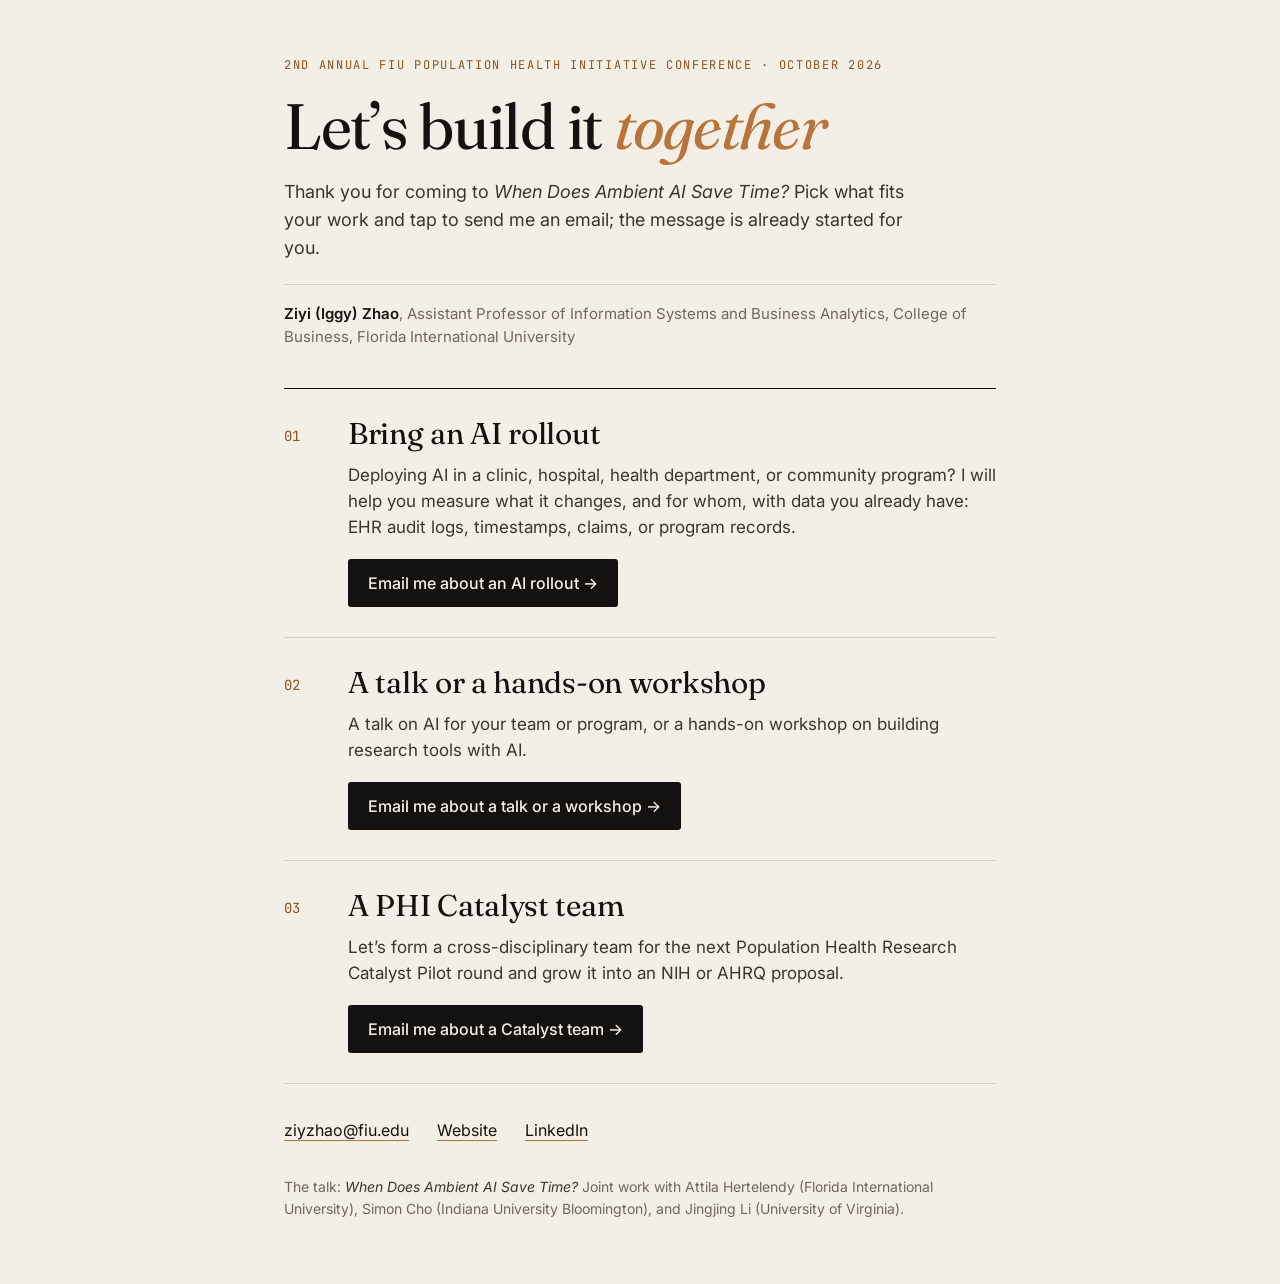
<file: phi/index.html>
<!doctype html>
<html lang="en">
<head>
<meta charset="utf-8"/>
<meta name="viewport" content="width=device-width,initial-scale=1"/>
<title>Work Together · Iggy Zhao</title>
<meta name="description" content="Three ways to work with Ziyi (Iggy) Zhao after the 2nd Annual FIU Population Health Initiative Conference."/>
<meta name="robots" content="noindex"/>
<!-- Microsoft Clarity, same project as the main site -->
<script type="text/javascript">
    (function(c,l,a,r,i,t,y){
        c[a]=c[a]||function(){(c[a].q=c[a].q||[]).push(arguments)};
        t=l.createElement(r);t.async=1;t.src="https://www.clarity.ms/tag/"+i;
        y=l.getElementsByTagName(r)[0];y.parentNode.insertBefore(t,y);
    })(window, document, "clarity", "script", "wdxvq8ccnp");
</script>
<link rel="preconnect" href="https://fonts.googleapis.com"/>
<link rel="preconnect" href="https://fonts.gstatic.com" crossorigin/>
<link href="https://fonts.googleapis.com/css2?family=Fraunces:ital,opsz,wght@0,9..144,300..600;1,9..144,300..600&family=Inter:wght@400;500;600&family=JetBrains+Mono:wght@400;500&display=swap" rel="stylesheet"/>
<style>
:root {
  --paper: #F4EFE6; --paper-2: #EBE4D6; --ink: #141210; --ink-soft: #3A3530; --muted: #6F675D;
  --line: rgba(20,18,16,0.14); --amber: #B8743A; --amber-ink: #8A5424; --btn: #141210; --btn-ink: #F4EFE6;
  --serif: "Fraunces", Georgia, "Times New Roman", serif; --sans: "Inter", -apple-system, system-ui, sans-serif;
  --mono: "JetBrains Mono", ui-monospace, Menlo, monospace;
}
@media (prefers-color-scheme: dark) {
  :root { --paper: #12120F; --paper-2: #1A1916; --ink: #F4EFE6; --ink-soft: #D6CFC4; --muted: #A89F93;
          --line: rgba(244,239,230,0.16); --amber: #D6904A; --amber-ink: #E0A462; --btn: #F4EFE6; --btn-ink: #12120F; }
}
* { box-sizing: border-box; margin: 0; padding: 0; }
html, body { background: var(--paper); color: var(--ink); font-family: var(--sans); -webkit-font-smoothing: antialiased; }
main { max-width: 760px; margin: 0 auto; padding: 56px 24px 64px; }
.eyebrow { font-family: var(--mono); font-size: 12px; letter-spacing: .14em; text-transform: uppercase; color: var(--amber-ink); line-height: 1.6; }
h1 { font-family: var(--serif); font-weight: 400; font-size: clamp(40px, 9vw, 64px); line-height: 1.02; letter-spacing: -0.02em; margin: 18px 0 20px; }
h1 em { font-style: italic; color: var(--amber); }
.lead { font-size: 18px; line-height: 1.55; color: var(--ink-soft); max-width: 36em; }
.who { margin-top: 22px; padding-top: 18px; border-top: 1px solid var(--line); font-size: 15px; line-height: 1.5; color: var(--muted); }
.who b { color: var(--ink); font-weight: 600; }
ol { list-style: none; margin-top: 40px; border-top: 1px solid var(--ink); }
.offer { display: grid; grid-template-columns: 56px 1fr; gap: 8px; padding: 28px 0 30px; border-bottom: 1px solid var(--line); }
.num { font-family: var(--mono); font-size: 14px; color: var(--amber-ink); padding-top: 10px; }
h2 { font-family: var(--serif); font-weight: 400; font-size: 30px; line-height: 1.15; letter-spacing: -0.01em; }
.desc { font-size: 17px; line-height: 1.55; color: var(--ink-soft); margin: 10px 0 18px; }
.btn { display: inline-block; background: var(--btn); color: var(--btn-ink); text-decoration: none; font-size: 16px; font-weight: 500;
        padding: 14px 20px; border-radius: 3px; line-height: 1.3; }
.btn:hover, .btn:focus-visible { background: var(--amber-ink); color: #FFF9F0; outline: none; }
.links { display: flex; flex-wrap: wrap; gap: 10px 28px; margin-top: 36px; font-size: 16px; }
.links a { color: var(--ink); text-decoration: underline; text-decoration-color: var(--amber); text-underline-offset: 4px; }
.talk { margin-top: 36px; font-size: 14px; line-height: 1.55; color: var(--muted); }
.talk i { color: var(--ink-soft); }
@media (max-width: 480px) {
  main { padding: 40px 16px 48px; }
  .offer { grid-template-columns: 1fr; gap: 2px; }
  .num { padding-top: 0; }
  .btn { display: block; text-align: center; }
}
</style>
</head>
<body>
<main>
  <p class="eyebrow">2nd Annual FIU Population Health Initiative Conference · October 2026</p>
  <h1>Let’s build it <em>together</em></h1>
  <p class="lead">Thank you for coming to <i>When Does Ambient AI Save Time?</i> Pick what fits your work and tap to send me an email; the message is already started for you.</p>
  <p class="who"><b>Ziyi (Iggy) Zhao</b>, Assistant Professor of Information Systems and Business Analytics, College of Business, Florida International University</p>
  <ol>
    <li class="offer">
      <p class="num">01</p>
      <div>
        <h2>Bring an AI rollout</h2>
        <p class="desc">Deploying AI in a clinic, hospital, health department, or community program? I will help you measure what it changes, and for whom, with data you already have: EHR audit logs, timestamps, claims, or program records.</p>
        <a class="btn" href="mailto:ziyzhao@fiu.edu?subject=PHI%202026%3A%20evaluating%20an%20AI%20rollout&amp;body=Hi%20Iggy%2C%0A%0AI%20heard%20your%20talk%20at%20the%20FIU%20Population%20Health%20Initiative%20conference%20and%20would%20like%20to%20discuss%20evaluating%20an%20AI%20rollout.%0A%0AName%3A%0AUnit%20or%20organization%3A%0AWhat%20we%20are%20working%20on%3A%0A">Email me about an AI rollout<span aria-hidden="true">&#160;→</span></a>
      </div>
    </li>
    <li class="offer">
      <p class="num">02</p>
      <div>
        <h2>A talk or a hands-on workshop</h2>
        <p class="desc">A talk on AI for your team or program, or a hands-on workshop on building research tools with AI.</p>
        <a class="btn" href="mailto:ziyzhao@fiu.edu?subject=PHI%202026%3A%20a%20talk%20or%20an%20AI%20workshop&amp;body=Hi%20Iggy%2C%0A%0AI%20heard%20your%20talk%20at%20the%20FIU%20Population%20Health%20Initiative%20conference%20and%20would%20like%20to%20discuss%20a%20talk%20or%20an%20AI%20workshop.%0A%0AName%3A%0AUnit%20or%20organization%3A%0AWhat%20we%20are%20working%20on%3A%0A">Email me about a talk or a workshop<span aria-hidden="true">&#160;→</span></a>
      </div>
    </li>
    <li class="offer">
      <p class="num">03</p>
      <div>
        <h2>A PHI Catalyst team</h2>
        <p class="desc">Let’s form a cross-disciplinary team for the next Population Health Research Catalyst Pilot round and grow it into an NIH or AHRQ proposal.</p>
        <a class="btn" href="mailto:ziyzhao@fiu.edu?subject=PHI%202026%3A%20a%20PHI%20Catalyst%20team&amp;body=Hi%20Iggy%2C%0A%0AI%20heard%20your%20talk%20at%20the%20FIU%20Population%20Health%20Initiative%20conference%20and%20would%20like%20to%20discuss%20a%20PHI%20Catalyst%20team.%0A%0AName%3A%0AUnit%20or%20organization%3A%0AWhat%20we%20are%20working%20on%3A%0A">Email me about a Catalyst team<span aria-hidden="true">&#160;→</span></a>
      </div>
    </li>
  </ol>
  <p class="links"><a href="mailto:ziyzhao@fiu.edu">ziyzhao@fiu.edu</a><a href="https://iggyzhao.github.io/">Website</a><a href="https://www.linkedin.com/in/iggyzhao">LinkedIn</a></p>
  <p class="talk">The talk: <i>When Does Ambient AI Save Time?</i> Joint work with Attila Hertelendy (Florida International University), Simon Cho (Indiana University Bloomington), and Jingjing Li (University of Virginia).</p>
</main>
</body>
</html>
</file>
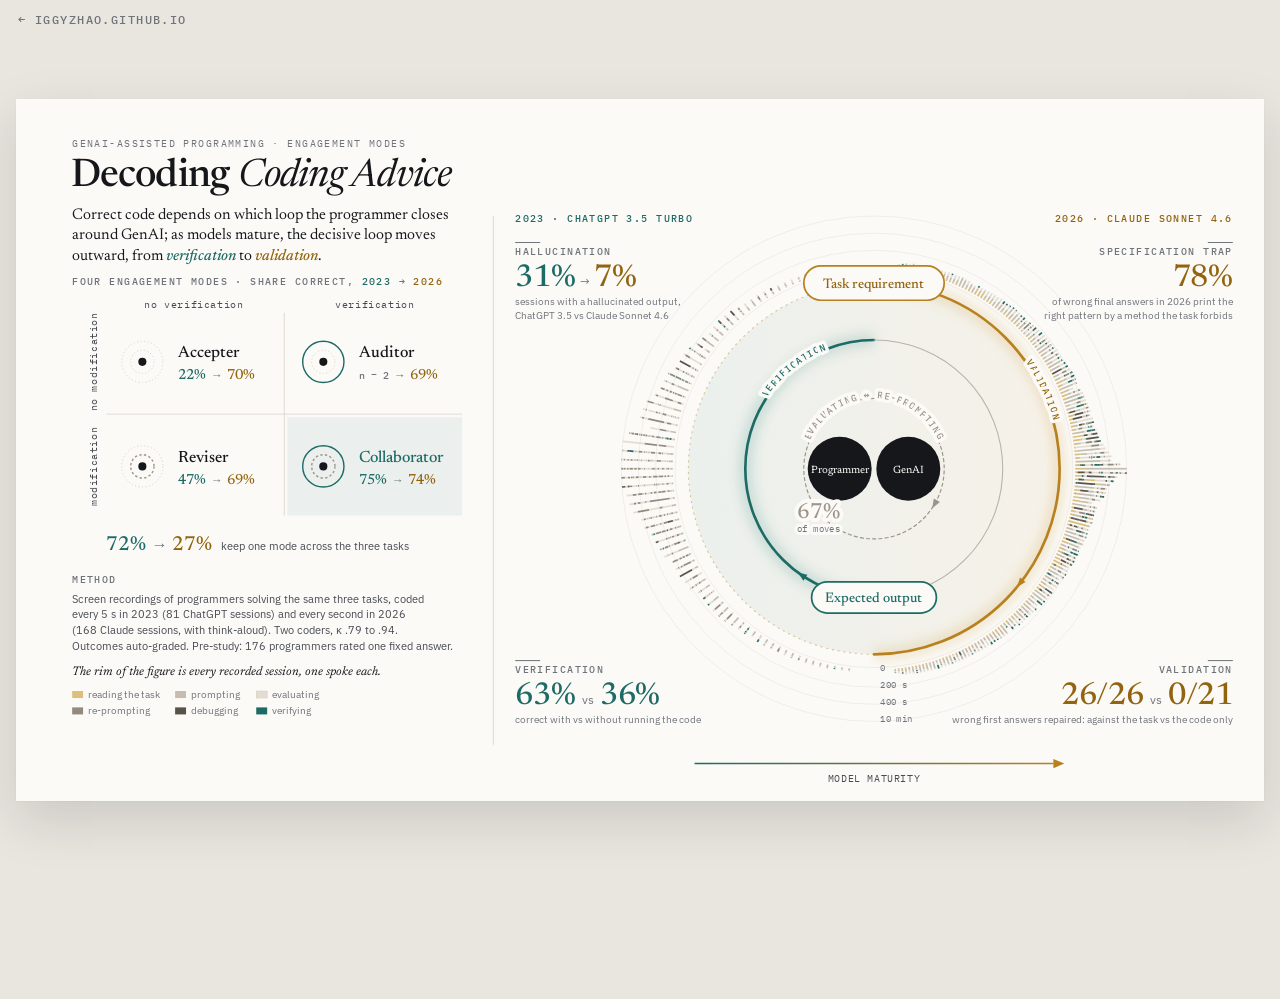
<file: figures/decoding-coding-advice/index.html>
<!doctype html>
<html lang="en">
<head>
<meta charset="utf-8">
<meta name="viewport" content="width=device-width, initial-scale=1">
<title>Decoding Coding Advice · Ziyi Zhao</title>
<meta name="description" content="One-page summary of Decoding Coding Advice: Engagement Modes and Coding Outcomes in Programmer-GenAI Collaboration.">
<script type="text/javascript">
    (function(c,l,a,r,i,t,y){
        c[a]=c[a]||function(){(c[a].q=c[a].q||[]).push(arguments)};
        t=l.createElement(r);t.async=1;t.src="https://www.clarity.ms/tag/"+i;
        y=l.getElementsByTagName(r)[0];y.parentNode.insertBefore(t,y);
    })(window, document, "clarity", "script", "wdxvq8ccnp");
</script>
<link rel="preconnect" href="https://fonts.googleapis.com"><link rel="preconnect" href="https://fonts.gstatic.com" crossorigin><link rel="stylesheet" href="https://fonts.googleapis.com/css2?family=Newsreader:ital,opsz,wght@0,6..72,400;0,6..72,500;1,6..72,400;1,6..72,500&family=IBM+Plex+Sans:wght@400;500;600&family=IBM+Plex+Mono:wght@400;500&display=swap">
<style>
html, body { background: #E9E6E0; height: 100%; margin: 0; }
body { padding: 0 16px; overflow-x: hidden; -webkit-font-smoothing: antialiased; }
.frame { margin: 16px auto; width: max-content; }
.slide { width: 1600px; height: 900px; zoom: var(--s, .5); overflow: hidden; background: #FBFAF7; box-shadow: 0 1px 2px rgba(21,23,26,.05), 0 24px 64px rgba(21,23,26,.14); }
.home { position: fixed; left: 18px; top: 14px; font: 500 12px/1 "IBM Plex Mono", ui-monospace, Menlo, monospace; letter-spacing: .12em; text-transform: uppercase; color: #6F747B; text-decoration: none; }
.home:hover { color: #15171A; }
</style>
</head>
<body>
<a class="home" href="../../#research">&#8592; iggyzhao.github.io</a>
<div class="frame" id="frame"><main class="slide"><svg class="dca-fig" xmlns="http://www.w3.org/2000/svg" viewBox="0 0 1600 900" role="img" aria-label="The theory as one orbit system. The programmer and GenAI sit at the center. The inner orbit is the evaluating and re-prompting loop, the middle orbit is verification anchored on the expected output, the outer orbit is validation anchored on the task requirement. The left half shows 2023, where verification was decisive, and the right half 2026, where validation is decisive. The rim shows every recorded session.">
<style>svg.dca-fig { --page: #E9E6E0; --bg: #FBFAF7; --ink: #15171A; --ink-2: #474B52; --soft: #6F747B; --hair: #D8D2C7; --gray: #9C9488; --teal: #1E6B66; --gold: #B8801F; --gold-ink: #93640F; --b-read: #DDBF7A; --b-prompt: #C4BDB0; --b-eval: #E3DDD1; --b-rep: #928A7D; --b-dbg: #57524A; --f-display: "Newsreader", "Iowan Old Style", Georgia, serif; --f-sans: "IBM Plex Sans", "Helvetica Neue", Arial, sans-serif; --f-mono: "IBM Plex Mono", ui-monospace, Menlo, Consolas, monospace; color-scheme: light; width: 100%; height: auto; display: block; }
svg.dca-fig text { font-family: var(--f-sans); }
svg.dca-fig .t { fill: var(--teal); }
svg.dca-fig .g { fill: var(--gold-ink); }
svg.dca-fig .m { fill: var(--gray); }
svg.dca-fig .arr { fill: var(--soft); font-size: .8em; }
svg.dca-fig .vs { fill: var(--soft); font-family: var(--f-sans); font-size: 15px; font-weight: 400; }
svg.dca-fig .venue { font-family: var(--f-mono) !important; font-size: 13px; letter-spacing: .14em; fill: var(--soft); }
svg.dca-fig .title { font-family: var(--f-display) !important; font-size: 50px; font-weight: 500; letter-spacing: -.02em; fill: var(--ink); }
svg.dca-fig .title .it { font-style: italic; font-weight: 400; }
svg.dca-fig .claim { font-family: var(--f-display) !important; font-size: 20px; fill: var(--ink); }
svg.dca-fig .claim .t, svg.dca-fig .claim .g { font-weight: 500; font-style: italic; }
svg.dca-fig .eb { font-family: var(--f-mono) !important; font-size: 13px; letter-spacing: .14em; fill: var(--soft); font-weight: 500; }
svg.dca-fig .ax { font-family: var(--f-mono) !important; font-size: 13px; letter-spacing: .06em; fill: var(--ink-2); }
svg.dca-fig .mt { font-size: 14px; fill: var(--ink-2); }
svg.dca-fig .mt.em { font-family: var(--f-display) !important; font-style: italic; font-size: 16px; fill: var(--ink); }
svg.dca-fig .key text { font-size: 13px; fill: var(--soft); }
svg.dca-fig .stab { font-family: var(--f-display) !important; font-size: 26px; font-weight: 500; }
svg.dca-fig .stab .sub { font-family: var(--f-sans); font-size: 14px; font-weight: 400; fill: var(--ink-2); }
svg.dca-fig .cb { fill: none; }
svg.dca-fig .cell.best .cb { fill: var(--teal); fill-opacity: .07; }
svg.dca-fig .hair { stroke: var(--hair); stroke-width: 1; }
svg.dca-fig .cn { font-family: var(--f-display) !important; font-size: 21px; font-weight: 500; fill: var(--ink); }
svg.dca-fig .cell.best .cn { fill: var(--teal); }
svg.dca-fig .cv { font-family: var(--f-display) !important; font-size: 19px; font-weight: 500; }
svg.dca-fig .cv .na { font-family: var(--f-mono); font-size: 13px; fill: var(--soft); }
svg.dca-fig .mn { fill: var(--ink); }
svg.dca-fig .mr { fill: none; stroke-width: 1.8; }
svg.dca-fig .mr.in { stroke: var(--gray); stroke-dasharray: 3 3; }
svg.dca-fig .mr.mid { stroke: var(--teal); }
svg.dca-fig .mr.off { stroke: var(--hair); stroke-dasharray: 1.5 3; stroke-width: 1.2; }
svg.dca-fig .halo { fill: none; stroke-width: 18; stroke-opacity: .15; }
svg.dca-fig .halo.t { stroke: var(--teal); }
svg.dca-fig .halo.g { stroke: var(--gold); }
svg.dca-fig .orb { fill: none; stroke-linecap: round; }
svg.dca-fig .orb.in { stroke: var(--gray); stroke-width: 1.5; stroke-dasharray: 4 4; }
svg.dca-fig .orb.on { stroke-width: 3.4; }
svg.dca-fig .orb.on.t { stroke: var(--teal); }
svg.dca-fig .orb.on.g { stroke: var(--gold); }
svg.dca-fig .orb.ghost { stroke: #B9B3A8; stroke-width: 1.4; }
svg.dca-fig .orb.dotted { stroke: var(--gold); stroke-opacity: .45; stroke-dasharray: 1.5 6; }
svg.dca-fig .ring-lab { font-family: var(--f-mono) !important; font-size: 12px; letter-spacing: .16em; font-weight: 500; paint-order: stroke; stroke: var(--bg); stroke-width: 9px; stroke-linejoin: round; }
svg.dca-fig .ah.m { fill: var(--gray); }
svg.dca-fig .ah.t { fill: var(--teal); }
svg.dca-fig .ah.g { fill: var(--gold); }
svg.dca-fig .scale { fill: none; stroke: var(--ink); stroke-opacity: .10; stroke-width: .7; }
svg.dca-fig .sc-lab { font-family: var(--f-mono) !important; font-size: 11px; fill: var(--soft); letter-spacing: .04em; }
svg.dca-fig .rule { stroke: var(--ink-2); stroke-width: 1; }
svg.dca-fig .vrule { stroke: var(--hair); stroke-width: 1; }
svg.dca-fig .pill { fill: var(--bg); stroke-width: 2.2; }
svg.dca-fig .pill.g { stroke: var(--gold); }
svg.dca-fig .pill.t { stroke: var(--teal); }
svg.dca-fig .pill-lab { font-family: var(--f-display) !important; font-size: 18px; font-weight: 500; }
svg.dca-fig .core { fill: var(--ink); }
svg.dca-fig .core-lab { font-family: var(--f-display) !important; font-size: 13.5px; fill: #FBFAF7; }
svg.dca-fig .knum { font-family: var(--f-display) !important; font-size: 28px; font-weight: 500; paint-order: stroke; stroke: var(--bg); stroke-width: 10px; stroke-linejoin: round; }
svg.dca-fig .knum.sm { font-size: 20px; stroke-width: 0; }
svg.dca-fig .ksub { font-family: var(--f-mono) !important; font-size: 12px; letter-spacing: .04em; fill: var(--soft); paint-order: stroke; stroke: var(--bg); stroke-width: 8px; stroke-linejoin: round; }
svg.dca-fig .era { font-family: var(--f-mono) !important; font-size: 13px; letter-spacing: .14em; font-weight: 500; }
svg.dca-fig .big { font-family: var(--f-display) !important; font-size: 40px; font-weight: 500; letter-spacing: -.01em; }
svg.dca-fig .sub { font-size: 13px; fill: var(--soft); }</style><rect width="1600" height="900" fill="#FBFAF7"/><defs>
  <linearGradient id="era" x1="0" x2="1"><stop offset="0" stop-color="var(--teal)"/><stop offset="1" stop-color="var(--gold)"/></linearGradient>
  <linearGradient id="axis" gradientUnits="userSpaceOnUse" x1="870" x2="1330"><stop offset="0" stop-color="var(--teal)"/><stop offset="1" stop-color="var(--gold)"/></linearGradient>
  <filter id="blur" x="-20%" y="-20%" width="140%" height="140%"><feGaussianBlur stdDeviation="7"/></filter>
  <path id="p-in" d="M1100.0 384.0 A90 90 0 0 1 1100.0 564.0 A90 90 0 0 1 1100.0 384.0"/><path id="p-mid" d="M1100.0 309.0 A165 165 0 0 1 1100.0 639.0 A165 165 0 0 1 1100.0 309.0"/><path id="p-out" d="M1100.0 236.0 A238 238 0 0 1 1100.0 712.0 A238 238 0 0 1 1100.0 236.0"/>
  <path id="t-in" d="M1010.9 486.5 A90 90 0 1 1 1189.1 486.5"/>
  <path id="t-mid" d="M941.4 428.5 A165 165 0 0 1 1088.5 309.4"/>
  <path id="t-out" d="M1219.0 267.9 A238 238 0 0 1 1334.4 515.3"/>
</defs>

<!-- header -->
<text class="venue" x="72" y="62">GENAI-ASSISTED PROGRAMMING &#183; ENGAGEMENT MODES</text>
<text class="title" x="70" y="112">Decoding <tspan class="it">Coding Advice</tspan></text>
<text class="claim" x="72" y="154">Correct code depends on which loop the programmer closes</text>
<text class="claim" x="72" y="180">around GenAI; as models mature, the decisive loop moves</text>
<text class="claim" x="72" y="206">outward, from <tspan class="t">verification</tspan> to <tspan class="g">validation</tspan>.</text>

<!-- typology -->
<text class="eb" x="72" y="238">FOUR ENGAGEMENT MODES &#183; SHARE CORRECT, <tspan class="t">2023</tspan> &#8594; <tspan class="g">2026</tspan></text>
<text class="ax" x="228.0" y="268" text-anchor="middle">no verification</text>
<text class="ax" x="460.0" y="268" text-anchor="middle">verification</text>
<text class="ax" transform="translate(104 337.0) rotate(-90)" text-anchor="middle">no modification</text>
<text class="ax" transform="translate(104 471.0) rotate(-90)" text-anchor="middle">modification</text>
<g class="cell"><title>Accepter: 6 of 27 correct in 2023; 26 of 37 in 2026</title><rect class="cb" x="116" y="274" width="224" height="126"/><circle class="mn" cx="162" cy="337.0" r="5.175"/><circle class="mr in off" cx="162" cy="337.0" r="14.95"/><circle class="mr mid off" cx="162" cy="337.0" r="26.45"/><text class="cn" x="208" y="331.0">Accepter</text><text class="cv" x="208" y="359.0"><tspan class="t">22%</tspan><tspan class="arr" dx="6">&#8594;</tspan><tspan class="g" dx="6">70%</tspan></text></g><g class="cell"><title>Auditor: 1 of 2 correct in 2023; 38 of 55 in 2026</title><rect class="cb" x="348" y="274" width="224" height="126"/><circle class="mn" cx="394" cy="337.0" r="5.175"/><circle class="mr in off" cx="394" cy="337.0" r="14.95"/><circle class="mr mid" cx="394" cy="337.0" r="26.45"/><text class="cn" x="440" y="331.0">Auditor</text><text class="cv" x="440" y="359.0"><tspan class="na">n = 2</tspan><tspan class="arr" dx="6">&#8594;</tspan><tspan class="g" dx="6">69%</tspan></text></g><g class="cell"><title>Reviser: 23 of 49 correct in 2023; 18 of 26 in 2026</title><rect class="cb" x="116" y="408" width="224" height="126"/><circle class="mn" cx="162" cy="471.0" r="5.175"/><circle class="mr in" cx="162" cy="471.0" r="14.95"/><circle class="mr mid off" cx="162" cy="471.0" r="26.45"/><text class="cn" x="208" y="465.0">Reviser</text><text class="cv" x="208" y="493.0"><tspan class="t">47%</tspan><tspan class="arr" dx="6">&#8594;</tspan><tspan class="g" dx="6">69%</tspan></text></g><g class="cell best"><title>Collaborator: 9 of 12 correct in 2023; 37 of 50 in 2026</title><rect class="cb" x="348" y="408" width="224" height="126"/><circle class="mn" cx="394" cy="471.0" r="5.175"/><circle class="mr in" cx="394" cy="471.0" r="14.95"/><circle class="mr mid" cx="394" cy="471.0" r="26.45"/><text class="cn" x="440" y="465.0">Collaborator</text><text class="cv" x="440" y="493.0"><tspan class="t">75%</tspan><tspan class="arr" dx="6">&#8594;</tspan><tspan class="g" dx="6">74%</tspan></text></g><line class="hair" x1="116" y1="404.0" x2="572" y2="404.0"/><line class="hair" x1="344.0" y1="274" x2="344.0" y2="534"/>
<text class="stab" x="116" y="578"><tspan class="t">72%</tspan><tspan class="arr" dx="6">&#8594;</tspan><tspan class="g" dx="6">27%</tspan><tspan class="sub" dx="12">keep one mode across the three tasks</tspan></text>

<!-- method -->
<text class="eb" x="72" y="620">METHOD</text>
<text class="mt" x="72" y="646">Screen recordings of programmers solving the same three tasks, coded</text>
<text class="mt" x="72" y="666">every 5 s in 2023 (81 ChatGPT sessions) and every second in 2026</text>
<text class="mt" x="72" y="686">(168 Claude sessions, with think-aloud). Two coders, &#954; .79 to .94.</text>
<text class="mt" x="72" y="706">Outcomes auto-graded. Pre-study: 176 programmers rated one fixed answer.</text>
<text class="mt em" x="72" y="738">The rim of the figure is every recorded session, one spoke each.</text>
<g class="key" transform="translate(72 768)">
  <rect x="0" y="-9" width="14" height="9" fill="var(--b-read)"/><text x="20" y="0">reading the task</text>
  <rect x="132" y="-9" width="14" height="9" fill="var(--b-prompt)"/><text x="152" y="0">prompting</text>
  <rect x="236" y="-9" width="14" height="9" fill="var(--b-eval)" stroke="#CFC8BC" stroke-width=".6"/><text x="256" y="0">evaluating</text>
  <rect x="0" y="12" width="14" height="9" fill="var(--b-rep)"/><text x="20" y="21">re-prompting</text>
  <rect x="132" y="12" width="14" height="9" fill="var(--b-dbg)"/><text x="152" y="21">debugging</text>
  <rect x="236" y="12" width="14" height="9" fill="var(--teal)"/><text x="256" y="21">verifying</text>
</g>

<!-- era tint, scale rings and rim -->
<circle cx="1100" cy="474" r="238" fill="url(#era)" opacity=".07"/>
<circle class="scale" cx="1100" cy="474" r="255"/>
<circle class="scale" cx="1100" cy="474" r="280.0"/>
<circle class="scale" cx="1100" cy="474" r="302.0"/>
<circle class="scale" cx="1100" cy="474" r="324"/>
<g class="rim"><g class="sp y23" transform="translate(1100 474) rotate(180.00)"><rect x="258.0" y="-1.1" width="3.3" height="2.2" fill="var(--b-prompt)"/><rect x="261.3" y="-1.1" width="1.6" height="2.2" fill="var(--b-eval)"/><rect x="262.9" y="-1.1" width="2.2" height="2.2" fill="var(--b-rep)"/><rect x="265.1" y="-1.1" width="1.1" height="2.2" fill="var(--b-eval)"/><rect x="266.2" y="-1.1" width="0.6" height="2.2" fill="var(--b-rep)"/><rect x="266.8" y="-1.1" width="1.1" height="2.2" fill="var(--b-eval)"/><rect x="267.9" y="-1.1" width="0.6" height="2.2" fill="var(--b-rep)"/><rect x="268.4" y="-1.1" width="1.1" height="2.2" fill="var(--b-eval)"/><rect x="269.6" y="-1.1" width="2.2" height="2.2" fill="var(--b-rep)"/><rect x="271.8" y="-1.1" width="3.9" height="2.2" fill="var(--b-eval)"/><rect x="275.6" y="-1.1" width="2.2" height="2.2" fill="var(--b-rep)"/><rect x="277.8" y="-1.1" width="1.6" height="2.2" fill="var(--b-eval)"/><rect x="279.4" y="-1.1" width="0.6" height="2.2" fill="var(--b-rep)"/><rect x="280.0" y="-1.1" width="1.1" height="2.2" fill="var(--b-eval)"/><rect x="281.1" y="-1.1" width="3.3" height="2.2" fill="var(--b-rep)"/><rect x="284.4" y="-1.1" width="0.6" height="2.2" fill="var(--b-eval)"/><rect x="284.9" y="-1.1" width="0.6" height="2.2" fill="var(--b-rep)"/><rect x="285.5" y="-1.1" width="3.3" height="2.2" fill="var(--b-eval)"/><rect x="288.8" y="-1.1" width="0.6" height="2.2" fill="var(--b-rep)"/><rect x="289.4" y="-1.1" width="4.4" height="2.2" fill="var(--b-eval)"/><rect x="293.8" y="-1.1" width="1.1" height="2.2" fill="var(--b-rep)"/><rect x="294.9" y="-1.1" width="2.2" height="2.2" fill="var(--b-eval)"/><rect x="297.1" y="-1.1" width="0.6" height="2.2" fill="var(--b-rep)"/><rect x="297.6" y="-1.1" width="1.6" height="2.2" fill="var(--b-eval)"/><rect x="299.2" y="-1.1" width="3.3" height="2.2" fill="var(--b-rep)"/><rect x="302.6" y="-1.1" width="1.6" height="2.2" fill="var(--b-eval)"/><rect x="304.2" y="-1.1" width="3.3" height="2.2" fill="var(--b-rep)"/><rect x="307.5" y="-1.1" width="1.6" height="2.2" fill="var(--b-eval)"/><rect x="309.1" y="-1.1" width="4.4" height="2.2" fill="var(--b-rep)"/><rect x="313.6" y="-1.1" width="1.1" height="2.2" fill="var(--b-eval)"/><rect x="314.6" y="-1.1" width="2.2" height="2.2" fill="var(--b-rep)"/><rect x="316.9" y="-1.1" width="1.6" height="2.2" fill="var(--b-eval)"/><rect x="318.5" y="-1.1" width="2.8" height="2.2" fill="var(--b-rep)"/><rect x="321.2" y="-1.1" width="0.6" height="2.2" fill="var(--b-eval)"/><rect x="321.8" y="-1.1" width="2.2" height="2.2" fill="var(--b-rep)"/></g><g class="sp y23" transform="translate(1100 474) rotate(182.07)"><rect x="258.0" y="-1.1" width="5.0" height="2.2" fill="var(--b-prompt)"/><rect x="262.9" y="-1.1" width="2.2" height="2.2" fill="var(--b-eval)"/><rect x="265.1" y="-1.1" width="0.6" height="2.2" fill="var(--b-rep)"/><rect x="265.7" y="-1.1" width="2.2" height="2.2" fill="var(--b-eval)"/><rect x="267.9" y="-1.1" width="0.6" height="2.2" fill="var(--b-rep)"/><rect x="268.4" y="-1.1" width="3.3" height="2.2" fill="var(--b-eval)"/><rect x="271.8" y="-1.1" width="0.6" height="2.2" fill="var(--b-rep)"/><rect x="272.3" y="-1.1" width="1.1" height="2.2" fill="var(--b-eval)"/><rect x="273.4" y="-1.1" width="5.5" height="2.2" fill="var(--b-rep)"/><rect x="278.9" y="-1.1" width="5.5" height="2.2" fill="var(--b-eval)"/><rect x="284.4" y="-1.1" width="1.1" height="2.2" fill="var(--b-rep)"/><rect x="285.5" y="-1.1" width="0.6" height="2.2" fill="var(--b-eval)"/><rect x="286.1" y="-1.1" width="0.6" height="2.2" fill="var(--b-rep)"/><rect x="286.6" y="-1.1" width="1.1" height="2.2" fill="var(--b-eval)"/><rect x="287.7" y="-1.1" width="2.2" height="2.2" fill="var(--b-rep)"/><rect x="289.9" y="-1.1" width="1.6" height="2.2" fill="var(--b-eval)"/><rect x="291.6" y="-1.1" width="0.6" height="2.2" fill="var(--b-rep)"/><rect x="292.1" y="-1.1" width="6.0" height="2.2" fill="var(--b-eval)"/><rect x="298.1" y="-1.1" width="1.1" height="2.2" fill="var(--b-rep)"/><rect x="299.2" y="-1.1" width="1.1" height="2.2" fill="var(--b-eval)"/><rect x="300.4" y="-1.1" width="0.6" height="2.2" fill="var(--b-rep)"/><rect x="300.9" y="-1.1" width="2.2" height="2.2" fill="var(--b-eval)"/><rect x="303.1" y="-1.1" width="1.6" height="2.2" fill="var(--b-rep)"/><rect x="304.8" y="-1.1" width="1.1" height="2.2" fill="var(--b-eval)"/><rect x="305.9" y="-1.1" width="0.6" height="2.2" fill="var(--b-rep)"/><rect x="306.4" y="-1.1" width="0.6" height="2.2" fill="var(--b-eval)"/><rect x="306.9" y="-1.1" width="0.6" height="2.2" fill="var(--b-rep)"/><rect x="307.5" y="-1.1" width="2.2" height="2.2" fill="var(--b-eval)"/><rect x="309.7" y="-1.1" width="2.8" height="2.2" fill="var(--b-rep)"/><rect x="312.4" y="-1.1" width="2.2" height="2.2" fill="var(--b-eval)"/><rect x="314.6" y="-1.1" width="1.1" height="2.2" fill="var(--b-rep)"/><rect x="315.8" y="-1.1" width="0.6" height="2.2" fill="var(--b-eval)"/><rect x="316.3" y="-1.1" width="0.6" height="2.2" fill="var(--b-rep)"/><rect x="316.9" y="-1.1" width="2.8" height="2.2" fill="var(--b-eval)"/><rect x="319.6" y="-1.1" width="1.6" height="2.2" fill="var(--b-rep)"/><rect x="321.2" y="-1.1" width="2.2" height="2.2" fill="var(--b-eval)"/><rect x="323.4" y="-1.1" width="0.6" height="2.2" fill="var(--b-rep)"/></g><g class="sp y23" transform="translate(1100 474) rotate(177.93)"><rect x="258.0" y="-1.1" width="1.1" height="2.2" fill="var(--b-prompt)"/><rect x="259.1" y="-1.1" width="3.9" height="2.2" fill="var(--b-eval)"/><rect x="262.9" y="-1.1" width="2.2" height="2.2" fill="var(--b-rep)"/><rect x="265.1" y="-1.1" width="1.6" height="2.2" fill="var(--b-eval)"/><rect x="266.8" y="-1.1" width="2.2" height="2.2" fill="var(--b-rep)"/><rect x="269.0" y="-1.1" width="1.6" height="2.2" fill="var(--b-eval)"/><rect x="270.6" y="-1.1" width="6.0" height="2.2" fill="var(--b-rep)"/><rect x="276.7" y="-1.1" width="1.1" height="2.2" fill="var(--b-eval)"/><rect x="277.8" y="-1.1" width="5.5" height="2.2" fill="var(--b-rep)"/><rect x="283.3" y="-1.1" width="1.6" height="2.2" fill="var(--b-eval)"/><rect x="284.9" y="-1.1" width="0.6" height="2.2" fill="var(--b-rep)"/><rect x="285.5" y="-1.1" width="1.1" height="2.2" fill="var(--b-eval)"/><rect x="286.6" y="-1.1" width="2.2" height="2.2" fill="var(--b-rep)"/><rect x="288.8" y="-1.1" width="3.3" height="2.2" fill="var(--b-eval)"/><rect x="292.1" y="-1.1" width="4.4" height="2.2" fill="var(--b-rep)"/><rect x="296.5" y="-1.1" width="2.8" height="2.2" fill="var(--b-eval)"/><rect x="299.2" y="-1.1" width="0.6" height="2.2" fill="var(--b-rep)"/><rect x="299.8" y="-1.1" width="2.2" height="2.2" fill="var(--b-eval)"/><rect x="302.0" y="-1.1" width="3.9" height="2.2" fill="var(--b-rep)"/><rect x="305.9" y="-1.1" width="2.2" height="2.2" fill="var(--b-eval)"/><rect x="308.1" y="-1.1" width="1.1" height="2.2" fill="var(--b-rep)"/><rect x="309.1" y="-1.1" width="0.6" height="2.2" fill="var(--b-eval)"/><rect x="309.7" y="-1.1" width="2.2" height="2.2" fill="var(--b-rep)"/><rect x="311.9" y="-1.1" width="1.1" height="2.2" fill="var(--b-eval)"/><rect x="313.0" y="-1.1" width="2.8" height="2.2" fill="var(--b-rep)"/><rect x="315.8" y="-1.1" width="3.9" height="2.2" fill="var(--b-eval)"/><rect x="319.6" y="-1.1" width="4.4" height="2.2" fill="var(--b-rep)"/></g><g class="sp y23" transform="translate(1100 474) rotate(184.15)"><rect x="258.0" y="-1.1" width="5.0" height="2.2" fill="var(--b-prompt)"/><rect x="262.9" y="-1.1" width="1.1" height="2.2" fill="var(--b-eval)"/><rect x="264.1" y="-1.1" width="0.6" height="2.2" fill="var(--b-rep)"/><rect x="264.6" y="-1.1" width="1.1" height="2.2" fill="var(--b-eval)"/><rect x="265.7" y="-1.1" width="0.6" height="2.2" fill="var(--b-rep)"/><rect x="266.2" y="-1.1" width="5.0" height="2.2" fill="var(--b-eval)"/><rect x="271.2" y="-1.1" width="1.1" height="2.2" fill="var(--b-rep)"/><rect x="272.3" y="-1.1" width="1.1" height="2.2" fill="var(--b-eval)"/><rect x="273.4" y="-1.1" width="3.9" height="2.2" fill="var(--b-rep)"/><rect x="277.2" y="-1.1" width="1.6" height="2.2" fill="var(--b-eval)"/><rect x="278.9" y="-1.1" width="0.6" height="2.2" fill="var(--b-rep)"/><rect x="279.4" y="-1.1" width="2.2" height="2.2" fill="var(--b-eval)"/><rect x="281.6" y="-1.1" width="5.0" height="2.2" fill="var(--b-rep)"/><rect x="286.6" y="-1.1" width="2.2" height="2.2" fill="var(--b-eval)"/><rect x="288.8" y="-1.1" width="1.1" height="2.2" fill="var(--b-rep)"/><rect x="289.9" y="-1.1" width="2.8" height="2.2" fill="var(--b-eval)"/><rect x="292.6" y="-1.1" width="0.6" height="2.2" fill="var(--b-rep)"/><rect x="293.2" y="-1.1" width="1.1" height="2.2" fill="var(--b-eval)"/><rect x="294.3" y="-1.1" width="1.1" height="2.2" fill="var(--b-rep)"/><rect x="295.4" y="-1.1" width="2.8" height="2.2" fill="var(--b-eval)"/><rect x="298.1" y="-1.1" width="4.4" height="2.2" fill="var(--b-rep)"/><rect x="302.6" y="-1.1" width="2.2" height="2.2" fill="var(--b-eval)"/><rect x="304.8" y="-1.1" width="0.6" height="2.2" fill="var(--b-rep)"/><rect x="305.3" y="-1.1" width="1.1" height="2.2" fill="var(--b-eval)"/><rect x="306.4" y="-1.1" width="0.6" height="2.2" fill="var(--b-rep)"/><rect x="306.9" y="-1.1" width="2.2" height="2.2" fill="var(--b-eval)"/><rect x="309.1" y="-1.1" width="5.5" height="2.2" fill="var(--teal)"/><rect x="314.6" y="-1.1" width="2.2" height="2.2" fill="var(--b-dbg)"/><rect x="316.9" y="-1.1" width="1.1" height="2.2" fill="var(--b-rep)"/><rect x="317.9" y="-1.1" width="4.4" height="2.2" fill="var(--b-eval)"/><rect x="322.4" y="-1.1" width="1.1" height="2.2" fill="var(--b-rep)"/><rect x="323.4" y="-1.1" width="0.6" height="2.2" fill="var(--b-eval)"/></g><g class="sp y23" transform="translate(1100 474) rotate(175.85)"><rect x="258.0" y="-1.1" width="2.2" height="2.2" fill="var(--b-prompt)"/><rect x="260.2" y="-1.1" width="3.9" height="2.2" fill="var(--b-eval)"/><rect x="264.1" y="-1.1" width="2.8" height="2.2" fill="var(--b-rep)"/><rect x="266.8" y="-1.1" width="3.9" height="2.2" fill="var(--b-eval)"/><rect x="270.6" y="-1.1" width="1.6" height="2.2" fill="var(--b-rep)"/><rect x="272.3" y="-1.1" width="3.9" height="2.2" fill="var(--b-eval)"/><rect x="276.1" y="-1.1" width="1.1" height="2.2" fill="var(--b-rep)"/><rect x="277.2" y="-1.1" width="1.1" height="2.2" fill="var(--b-eval)"/><rect x="278.4" y="-1.1" width="1.6" height="2.2" fill="var(--b-rep)"/><rect x="280.0" y="-1.1" width="1.1" height="2.2" fill="var(--b-eval)"/><rect x="281.1" y="-1.1" width="1.6" height="2.2" fill="var(--b-rep)"/><rect x="282.8" y="-1.1" width="12.1" height="2.2" fill="var(--b-eval)"/><rect x="294.9" y="-1.1" width="1.1" height="2.2" fill="var(--b-rep)"/><rect x="295.9" y="-1.1" width="6.0" height="2.2" fill="var(--b-eval)"/><rect x="302.0" y="-1.1" width="1.6" height="2.2" fill="var(--b-rep)"/><rect x="303.6" y="-1.1" width="1.6" height="2.2" fill="var(--b-eval)"/><rect x="305.3" y="-1.1" width="0.6" height="2.2" fill="var(--b-rep)"/><rect x="305.9" y="-1.1" width="5.0" height="2.2" fill="var(--b-eval)"/><rect x="310.8" y="-1.1" width="3.9" height="2.2" fill="var(--b-rep)"/><rect x="314.6" y="-1.1" width="2.2" height="2.2" fill="var(--b-dbg)"/><rect x="316.9" y="-1.1" width="2.8" height="2.2" fill="var(--b-eval)"/><rect x="319.6" y="-1.1" width="4.4" height="2.2" fill="var(--b-dbg)"/></g><g class="sp y23" transform="translate(1100 474) rotate(186.22)"><rect x="258.0" y="-1.1" width="0.6" height="2.2" fill="var(--b-prompt)"/><rect x="258.6" y="-1.1" width="9.3" height="2.2" fill="var(--b-eval)"/><rect x="267.9" y="-1.1" width="9.9" height="2.2" fill="var(--b-rep)"/><rect x="277.8" y="-1.1" width="2.2" height="2.2" fill="var(--b-eval)"/><rect x="280.0" y="-1.1" width="15.9" height="2.2" fill="var(--b-rep)"/><rect x="295.9" y="-1.1" width="28.1" height="2.2" fill="var(--b-eval)"/></g><g class="sp y23" transform="translate(1100 474) rotate(173.78)"><rect x="258.0" y="-1.1" width="1.6" height="2.2" fill="var(--b-prompt)"/><rect x="259.6" y="-1.1" width="1.1" height="2.2" fill="var(--b-eval)"/><rect x="260.8" y="-1.1" width="0.6" height="2.2" fill="var(--b-rep)"/><rect x="261.3" y="-1.1" width="0.6" height="2.2" fill="var(--b-eval)"/><rect x="261.9" y="-1.1" width="0.6" height="2.2" fill="var(--b-rep)"/><rect x="262.4" y="-1.1" width="1.1" height="2.2" fill="var(--b-eval)"/><rect x="263.5" y="-1.1" width="2.8" height="2.2" fill="var(--b-rep)"/><rect x="266.2" y="-1.1" width="2.8" height="2.2" fill="var(--b-eval)"/><rect x="269.0" y="-1.1" width="4.4" height="2.2" fill="var(--b-rep)"/><rect x="273.4" y="-1.1" width="0.6" height="2.2" fill="var(--b-eval)"/><rect x="273.9" y="-1.1" width="4.4" height="2.2" fill="var(--b-rep)"/><rect x="278.4" y="-1.1" width="2.2" height="2.2" fill="var(--b-eval)"/><rect x="280.6" y="-1.1" width="3.3" height="2.2" fill="var(--b-rep)"/><rect x="283.9" y="-1.1" width="2.2" height="2.2" fill="var(--b-eval)"/><rect x="286.1" y="-1.1" width="2.2" height="2.2" fill="var(--b-rep)"/><rect x="288.2" y="-1.1" width="5.5" height="2.2" fill="var(--b-eval)"/><rect x="293.8" y="-1.1" width="1.6" height="2.2" fill="var(--b-rep)"/><rect x="295.4" y="-1.1" width="2.2" height="2.2" fill="var(--b-eval)"/><rect x="297.6" y="-1.1" width="0.6" height="2.2" fill="var(--b-rep)"/><rect x="298.1" y="-1.1" width="0.6" height="2.2" fill="var(--b-eval)"/><rect x="298.7" y="-1.1" width="5.5" height="2.2" fill="var(--b-rep)"/><rect x="304.2" y="-1.1" width="2.2" height="2.2" fill="var(--b-eval)"/><rect x="306.4" y="-1.1" width="5.0" height="2.2" fill="var(--b-rep)"/><rect x="311.4" y="-1.1" width="7.7" height="2.2" fill="var(--b-eval)"/></g><g class="sp y23" transform="translate(1100 474) rotate(188.30)"><rect x="258.0" y="-1.1" width="2.2" height="2.2" fill="var(--b-prompt)"/><rect x="260.2" y="-1.1" width="2.2" height="2.2" fill="var(--b-eval)"/><rect x="262.4" y="-1.1" width="2.2" height="2.2" fill="var(--teal)"/><rect x="264.6" y="-1.1" width="2.2" height="2.2" fill="var(--b-rep)"/><rect x="266.8" y="-1.1" width="2.2" height="2.2" fill="var(--teal)"/><rect x="269.0" y="-1.1" width="1.6" height="2.2" fill="var(--b-rep)"/><rect x="270.6" y="-1.1" width="2.2" height="2.2" fill="var(--b-eval)"/><rect x="272.9" y="-1.1" width="2.2" height="2.2" fill="var(--b-rep)"/><rect x="275.1" y="-1.1" width="1.6" height="2.2" fill="var(--b-eval)"/><rect x="276.7" y="-1.1" width="0.6" height="2.2" fill="var(--teal)"/><rect x="277.2" y="-1.1" width="5.0" height="2.2" fill="var(--b-rep)"/><rect x="282.2" y="-1.1" width="1.6" height="2.2" fill="var(--b-eval)"/><rect x="283.9" y="-1.1" width="0.6" height="2.2" fill="var(--b-rep)"/><rect x="284.4" y="-1.1" width="1.1" height="2.2" fill="var(--b-eval)"/><rect x="285.5" y="-1.1" width="0.6" height="2.2" fill="var(--teal)"/><rect x="286.1" y="-1.1" width="2.2" height="2.2" fill="var(--b-rep)"/><rect x="288.2" y="-1.1" width="1.6" height="2.2" fill="var(--b-eval)"/><rect x="289.9" y="-1.1" width="1.1" height="2.2" fill="var(--b-rep)"/><rect x="291.0" y="-1.1" width="0.6" height="2.2" fill="var(--b-eval)"/><rect x="291.6" y="-1.1" width="0.6" height="2.2" fill="var(--b-rep)"/><rect x="292.1" y="-1.1" width="1.6" height="2.2" fill="var(--b-eval)"/><rect x="293.8" y="-1.1" width="2.2" height="2.2" fill="var(--b-rep)"/><rect x="295.9" y="-1.1" width="0.6" height="2.2" fill="var(--b-eval)"/><rect x="296.5" y="-1.1" width="0.6" height="2.2" fill="var(--teal)"/><rect x="297.1" y="-1.1" width="2.2" height="2.2" fill="var(--b-rep)"/><rect x="299.2" y="-1.1" width="1.1" height="2.2" fill="var(--b-eval)"/><rect x="300.4" y="-1.1" width="0.6" height="2.2" fill="var(--teal)"/><rect x="300.9" y="-1.1" width="1.6" height="2.2" fill="var(--b-rep)"/><rect x="302.6" y="-1.1" width="0.6" height="2.2" fill="var(--b-eval)"/><rect x="303.1" y="-1.1" width="1.1" height="2.2" fill="var(--b-rep)"/><rect x="304.2" y="-1.1" width="1.6" height="2.2" fill="var(--b-eval)"/><rect x="305.9" y="-1.1" width="1.1" height="2.2" fill="var(--teal)"/><rect x="306.9" y="-1.1" width="3.3" height="2.2" fill="var(--b-rep)"/><rect x="310.2" y="-1.1" width="1.1" height="2.2" fill="var(--b-eval)"/><rect x="311.4" y="-1.1" width="1.1" height="2.2" fill="var(--teal)"/><rect x="312.4" y="-1.1" width="1.1" height="2.2" fill="var(--b-rep)"/><rect x="313.6" y="-1.1" width="0.6" height="2.2" fill="var(--b-eval)"/><rect x="314.1" y="-1.1" width="1.1" height="2.2" fill="var(--b-rep)"/><rect x="315.2" y="-1.1" width="1.1" height="2.2" fill="var(--b-eval)"/><rect x="316.3" y="-1.1" width="0.6" height="2.2" fill="var(--teal)"/></g><g class="sp y23" transform="translate(1100 474) rotate(171.70)"><rect x="258.0" y="-1.1" width="2.8" height="2.2" fill="var(--b-prompt)"/><rect x="260.8" y="-1.1" width="3.9" height="2.2" fill="var(--b-eval)"/><rect x="264.6" y="-1.1" width="25.9" height="2.2" fill="var(--b-rep)"/><rect x="290.4" y="-1.1" width="4.4" height="2.2" fill="var(--b-eval)"/><rect x="294.9" y="-1.1" width="1.6" height="2.2" fill="var(--b-rep)"/><rect x="296.5" y="-1.1" width="6.0" height="2.2" fill="var(--b-eval)"/><rect x="302.6" y="-1.1" width="3.3" height="2.2" fill="var(--b-rep)"/><rect x="305.9" y="-1.1" width="2.2" height="2.2" fill="var(--b-eval)"/><rect x="308.1" y="-1.1" width="3.3" height="2.2" fill="var(--b-rep)"/><rect x="311.4" y="-1.1" width="5.5" height="2.2" fill="var(--b-eval)"/></g><g class="sp y23" transform="translate(1100 474) rotate(190.37)"><rect x="258.0" y="-1.1" width="7.2" height="2.2" fill="var(--b-prompt)"/><rect x="265.1" y="-1.1" width="3.3" height="2.2" fill="var(--b-eval)"/><rect x="268.4" y="-1.1" width="0.6" height="2.2" fill="var(--b-rep)"/><rect x="269.0" y="-1.1" width="1.6" height="2.2" fill="var(--b-eval)"/><rect x="270.6" y="-1.1" width="8.8" height="2.2" fill="var(--b-rep)"/><rect x="279.4" y="-1.1" width="12.1" height="2.2" fill="var(--b-eval)"/></g><g class="sp y23" transform="translate(1100 474) rotate(169.63)"><rect x="258.0" y="-1.1" width="5.5" height="2.2" fill="var(--b-prompt)"/><rect x="263.5" y="-1.1" width="12.1" height="2.2" fill="var(--b-eval)"/><rect x="275.6" y="-1.1" width="3.9" height="2.2" fill="var(--b-rep)"/><rect x="279.4" y="-1.1" width="13.8" height="2.2" fill="var(--b-eval)"/><rect x="293.2" y="-1.1" width="14.8" height="2.2" fill="var(--b-rep)"/><rect x="308.1" y="-1.1" width="5.5" height="2.2" fill="var(--b-eval)"/></g><g class="sp y23" transform="translate(1100 474) rotate(192.44)"><rect x="258.0" y="-1.1" width="2.2" height="2.2" fill="var(--b-prompt)"/><rect x="260.2" y="-1.1" width="6.0" height="2.2" fill="var(--b-eval)"/><rect x="266.2" y="-1.1" width="5.5" height="2.2" fill="var(--b-rep)"/><rect x="271.8" y="-1.1" width="3.9" height="2.2" fill="var(--b-eval)"/><rect x="275.6" y="-1.1" width="20.9" height="2.2" fill="var(--b-rep)"/><rect x="296.5" y="-1.1" width="5.5" height="2.2" fill="var(--b-eval)"/><rect x="302.0" y="-1.1" width="2.8" height="2.2" fill="var(--b-rep)"/><rect x="304.8" y="-1.1" width="2.2" height="2.2" fill="var(--b-eval)"/></g><g class="sp y23" transform="translate(1100 474) rotate(167.56)"><rect x="258.0" y="-1.1" width="2.8" height="2.2" fill="var(--b-prompt)"/><rect x="260.8" y="-1.1" width="3.3" height="2.2" fill="var(--b-eval)"/><rect x="264.1" y="-1.1" width="2.2" height="2.2" fill="var(--b-rep)"/><rect x="266.2" y="-1.1" width="1.1" height="2.2" fill="var(--b-eval)"/><rect x="267.4" y="-1.1" width="1.1" height="2.2" fill="var(--b-rep)"/><rect x="268.4" y="-1.1" width="2.2" height="2.2" fill="var(--b-eval)"/><rect x="270.6" y="-1.1" width="1.1" height="2.2" fill="var(--b-rep)"/><rect x="271.8" y="-1.1" width="2.8" height="2.2" fill="var(--b-eval)"/><rect x="274.5" y="-1.1" width="1.6" height="2.2" fill="var(--b-rep)"/><rect x="276.1" y="-1.1" width="2.8" height="2.2" fill="var(--b-eval)"/><rect x="278.9" y="-1.1" width="3.3" height="2.2" fill="var(--b-rep)"/><rect x="282.2" y="-1.1" width="2.8" height="2.2" fill="var(--b-eval)"/><rect x="284.9" y="-1.1" width="1.1" height="2.2" fill="var(--b-rep)"/><rect x="286.1" y="-1.1" width="3.9" height="2.2" fill="var(--b-eval)"/><rect x="289.9" y="-1.1" width="0.6" height="2.2" fill="var(--b-rep)"/><rect x="290.4" y="-1.1" width="1.1" height="2.2" fill="var(--b-eval)"/><rect x="291.6" y="-1.1" width="2.2" height="2.2" fill="var(--b-rep)"/><rect x="293.8" y="-1.1" width="1.1" height="2.2" fill="var(--b-eval)"/><rect x="294.9" y="-1.1" width="0.6" height="2.2" fill="var(--b-rep)"/><rect x="295.4" y="-1.1" width="1.6" height="2.2" fill="var(--b-eval)"/><rect x="297.1" y="-1.1" width="0.6" height="2.2" fill="var(--b-rep)"/><rect x="297.6" y="-1.1" width="2.2" height="2.2" fill="var(--b-eval)"/><rect x="299.8" y="-1.1" width="2.2" height="2.2" fill="var(--b-rep)"/><rect x="302.0" y="-1.1" width="3.3" height="2.2" fill="var(--b-eval)"/></g><g class="sp y23" transform="translate(1100 474) rotate(194.52)"><rect x="258.0" y="-1.1" width="2.2" height="2.2" fill="var(--b-prompt)"/><rect x="260.2" y="-1.1" width="2.8" height="2.2" fill="var(--b-eval)"/><rect x="262.9" y="-1.1" width="0.6" height="2.2" fill="var(--b-rep)"/><rect x="263.5" y="-1.1" width="2.2" height="2.2" fill="var(--b-eval)"/><rect x="265.7" y="-1.1" width="0.6" height="2.2" fill="var(--b-rep)"/><rect x="266.2" y="-1.1" width="1.1" height="2.2" fill="var(--b-eval)"/><rect x="267.4" y="-1.1" width="1.1" height="2.2" fill="var(--b-rep)"/><rect x="268.4" y="-1.1" width="6.6" height="2.2" fill="var(--b-eval)"/><rect x="275.1" y="-1.1" width="5.0" height="2.2" fill="var(--b-rep)"/><rect x="280.0" y="-1.1" width="3.9" height="2.2" fill="var(--b-eval)"/><rect x="283.9" y="-1.1" width="1.1" height="2.2" fill="var(--b-rep)"/><rect x="284.9" y="-1.1" width="1.6" height="2.2" fill="var(--b-eval)"/><rect x="286.6" y="-1.1" width="2.2" height="2.2" fill="var(--b-rep)"/><rect x="288.8" y="-1.1" width="9.9" height="2.2" fill="var(--b-eval)"/><rect x="300.9" y="-1.1" width="1.1" height="2.2" fill="var(--b-rep)"/><rect x="302.0" y="-1.1" width="3.9" height="2.2" fill="var(--b-eval)"/></g><g class="sp y23" transform="translate(1100 474) rotate(165.48)"><rect x="258.0" y="-1.1" width="2.8" height="2.2" fill="var(--b-prompt)"/><rect x="260.8" y="-1.1" width="1.1" height="2.2" fill="var(--b-eval)"/><rect x="261.9" y="-1.1" width="1.1" height="2.2" fill="var(--b-rep)"/><rect x="262.9" y="-1.1" width="3.3" height="2.2" fill="var(--b-eval)"/><rect x="266.2" y="-1.1" width="7.2" height="2.2" fill="var(--b-dbg)"/><rect x="273.4" y="-1.1" width="5.0" height="2.2" fill="var(--b-rep)"/><rect x="278.4" y="-1.1" width="3.3" height="2.2" fill="var(--b-eval)"/><rect x="281.6" y="-1.1" width="1.6" height="2.2" fill="var(--b-rep)"/><rect x="283.3" y="-1.1" width="3.9" height="2.2" fill="var(--b-eval)"/><rect x="287.1" y="-1.1" width="1.1" height="2.2" fill="var(--b-rep)"/><rect x="288.2" y="-1.1" width="1.6" height="2.2" fill="var(--b-eval)"/><rect x="289.9" y="-1.1" width="5.5" height="2.2" fill="var(--b-rep)"/><rect x="295.4" y="-1.1" width="3.3" height="2.2" fill="var(--b-eval)"/><rect x="298.7" y="-1.1" width="3.3" height="2.2" fill="var(--b-rep)"/><rect x="302.0" y="-1.1" width="2.2" height="2.2" fill="var(--b-eval)"/></g><g class="sp y23" transform="translate(1100 474) rotate(196.59)"><rect x="258.0" y="-1.1" width="9.9" height="2.2" fill="var(--b-prompt)"/><rect x="267.9" y="-1.1" width="17.6" height="2.2" fill="var(--b-eval)"/><rect x="285.5" y="-1.1" width="1.6" height="2.2" fill="var(--b-rep)"/><rect x="287.1" y="-1.1" width="1.1" height="2.2" fill="var(--b-eval)"/><rect x="288.2" y="-1.1" width="1.1" height="2.2" fill="var(--b-rep)"/><rect x="289.4" y="-1.1" width="5.5" height="2.2" fill="var(--b-eval)"/><rect x="294.9" y="-1.1" width="8.2" height="2.2" fill="var(--b-rep)"/><rect x="303.1" y="-1.1" width="1.1" height="2.2" fill="var(--b-eval)"/></g><g class="sp y23" transform="translate(1100 474) rotate(163.41)"><rect x="258.0" y="-1.1" width="6.0" height="2.2" fill="var(--b-prompt)"/><rect x="264.1" y="-1.1" width="0.6" height="2.2" fill="var(--b-eval)"/><rect x="264.6" y="-1.1" width="1.6" height="2.2" fill="var(--b-rep)"/><rect x="266.2" y="-1.1" width="3.3" height="2.2" fill="var(--b-eval)"/><rect x="269.6" y="-1.1" width="3.9" height="2.2" fill="var(--b-rep)"/><rect x="273.4" y="-1.1" width="2.2" height="2.2" fill="var(--b-eval)"/><rect x="275.6" y="-1.1" width="1.6" height="2.2" fill="var(--teal)"/><rect x="277.2" y="-1.1" width="0.6" height="2.2" fill="var(--b-rep)"/><rect x="277.8" y="-1.1" width="1.1" height="2.2" fill="var(--b-eval)"/><rect x="278.9" y="-1.1" width="1.6" height="2.2" fill="var(--b-rep)"/><rect x="280.6" y="-1.1" width="1.1" height="2.2" fill="var(--teal)"/><rect x="281.6" y="-1.1" width="2.2" height="2.2" fill="var(--b-rep)"/><rect x="283.9" y="-1.1" width="1.1" height="2.2" fill="var(--b-eval)"/><rect x="284.9" y="-1.1" width="2.8" height="2.2" fill="var(--b-rep)"/><rect x="287.7" y="-1.1" width="0.6" height="2.2" fill="var(--b-eval)"/><rect x="288.2" y="-1.1" width="1.6" height="2.2" fill="var(--teal)"/><rect x="289.9" y="-1.1" width="1.6" height="2.2" fill="var(--b-rep)"/><rect x="291.6" y="-1.1" width="1.6" height="2.2" fill="var(--b-eval)"/><rect x="293.2" y="-1.1" width="1.6" height="2.2" fill="var(--teal)"/><rect x="294.9" y="-1.1" width="1.6" height="2.2" fill="var(--b-rep)"/><rect x="296.5" y="-1.1" width="1.6" height="2.2" fill="var(--b-eval)"/></g><g class="sp y23" transform="translate(1100 474) rotate(198.67)"><rect x="258.0" y="-1.1" width="0.6" height="2.2" fill="var(--b-prompt)"/><rect x="258.6" y="-1.1" width="2.2" height="2.2" fill="var(--b-eval)"/><rect x="260.8" y="-1.1" width="5.0" height="2.2" fill="var(--b-rep)"/><rect x="265.7" y="-1.1" width="6.6" height="2.2" fill="var(--b-eval)"/><rect x="272.3" y="-1.1" width="10.4" height="2.2" fill="var(--b-rep)"/><rect x="282.8" y="-1.1" width="9.3" height="2.2" fill="var(--b-eval)"/><rect x="292.1" y="-1.1" width="2.8" height="2.2" fill="var(--b-rep)"/><rect x="294.9" y="-1.1" width="1.6" height="2.2" fill="var(--b-eval)"/></g><g class="sp y23" transform="translate(1100 474) rotate(161.33)"><rect x="258.0" y="-1.1" width="3.9" height="2.2" fill="var(--b-prompt)"/><rect x="261.9" y="-1.1" width="1.1" height="2.2" fill="var(--b-eval)"/><rect x="262.9" y="-1.1" width="0.6" height="2.2" fill="var(--b-rep)"/><rect x="263.5" y="-1.1" width="0.6" height="2.2" fill="var(--b-eval)"/><rect x="264.1" y="-1.1" width="2.8" height="2.2" fill="var(--b-rep)"/><rect x="266.8" y="-1.1" width="1.1" height="2.2" fill="var(--b-eval)"/><rect x="267.9" y="-1.1" width="0.6" height="2.2" fill="var(--b-rep)"/><rect x="268.4" y="-1.1" width="2.2" height="2.2" fill="var(--b-eval)"/><rect x="270.6" y="-1.1" width="2.8" height="2.2" fill="var(--b-rep)"/><rect x="273.4" y="-1.1" width="1.1" height="2.2" fill="var(--b-eval)"/><rect x="274.5" y="-1.1" width="1.1" height="2.2" fill="var(--b-rep)"/><rect x="275.6" y="-1.1" width="1.1" height="2.2" fill="var(--b-eval)"/><rect x="276.7" y="-1.1" width="1.6" height="2.2" fill="var(--b-rep)"/><rect x="278.4" y="-1.1" width="1.1" height="2.2" fill="var(--b-eval)"/><rect x="279.4" y="-1.1" width="2.2" height="2.2" fill="var(--b-rep)"/><rect x="281.6" y="-1.1" width="9.9" height="2.2" fill="var(--b-eval)"/><rect x="291.6" y="-1.1" width="3.7" height="2.2" fill="var(--b-dbg)"/></g><g class="sp y23" transform="translate(1100 474) rotate(200.74)"><rect x="258.0" y="-1.1" width="0.6" height="2.2" fill="var(--b-prompt)"/><rect x="258.6" y="-1.1" width="2.2" height="2.2" fill="var(--b-eval)"/><rect x="260.8" y="-1.1" width="1.1" height="2.2" fill="var(--b-rep)"/><rect x="261.9" y="-1.1" width="1.6" height="2.2" fill="var(--b-eval)"/><rect x="263.5" y="-1.1" width="6.0" height="2.2" fill="var(--b-rep)"/><rect x="269.6" y="-1.1" width="1.1" height="2.2" fill="var(--b-eval)"/><rect x="270.6" y="-1.1" width="2.2" height="2.2" fill="var(--b-rep)"/><rect x="272.9" y="-1.1" width="1.1" height="2.2" fill="var(--b-eval)"/><rect x="273.9" y="-1.1" width="1.6" height="2.2" fill="var(--b-rep)"/><rect x="275.6" y="-1.1" width="1.6" height="2.2" fill="var(--b-eval)"/><rect x="277.2" y="-1.1" width="2.8" height="2.2" fill="var(--b-rep)"/><rect x="280.0" y="-1.1" width="2.2" height="2.2" fill="var(--b-eval)"/><rect x="282.2" y="-1.1" width="2.8" height="2.2" fill="var(--b-rep)"/><rect x="284.9" y="-1.1" width="2.2" height="2.2" fill="var(--b-eval)"/><rect x="287.1" y="-1.1" width="5.0" height="2.2" fill="var(--b-rep)"/><rect x="292.1" y="-1.1" width="1.1" height="2.2" fill="var(--b-eval)"/></g><g class="sp y23" transform="translate(1100 474) rotate(159.26)"><rect x="258.0" y="-1.1" width="1.6" height="2.2" fill="var(--b-prompt)"/><rect x="259.6" y="-1.1" width="0.6" height="2.2" fill="var(--teal)"/><rect x="260.2" y="-1.1" width="0.6" height="2.2" fill="var(--b-eval)"/><rect x="260.8" y="-1.1" width="0.6" height="2.2" fill="var(--b-rep)"/><rect x="261.3" y="-1.1" width="3.9" height="2.2" fill="var(--b-eval)"/><rect x="265.1" y="-1.1" width="0.6" height="2.2" fill="var(--b-rep)"/><rect x="265.7" y="-1.1" width="0.6" height="2.2" fill="var(--b-eval)"/><rect x="266.2" y="-1.1" width="1.1" height="2.2" fill="var(--teal)"/><rect x="267.4" y="-1.1" width="1.1" height="2.2" fill="var(--b-dbg)"/><rect x="268.4" y="-1.1" width="0.6" height="2.2" fill="var(--teal)"/><rect x="269.0" y="-1.1" width="5.0" height="2.2" fill="var(--b-rep)"/><rect x="273.9" y="-1.1" width="2.2" height="2.2" fill="var(--b-eval)"/><rect x="276.1" y="-1.1" width="0.6" height="2.2" fill="var(--b-rep)"/><rect x="276.7" y="-1.1" width="3.3" height="2.2" fill="var(--b-eval)"/><rect x="280.0" y="-1.1" width="1.6" height="2.2" fill="var(--b-rep)"/><rect x="281.6" y="-1.1" width="0.6" height="2.2" fill="var(--b-eval)"/><rect x="282.2" y="-1.1" width="4.4" height="2.2" fill="var(--b-rep)"/><rect x="286.6" y="-1.1" width="1.6" height="2.2" fill="var(--b-eval)"/><rect x="288.2" y="-1.1" width="1.6" height="2.2" fill="var(--teal)"/><rect x="289.9" y="-1.1" width="1.6" height="2.2" fill="var(--b-eval)"/><rect x="291.6" y="-1.1" width="1.1" height="2.2" fill="var(--teal)"/></g><g class="sp y23" transform="translate(1100 474) rotate(202.81)"><rect x="258.0" y="-1.1" width="15.4" height="2.2" fill="var(--b-prompt)"/><rect x="273.4" y="-1.1" width="4.4" height="2.2" fill="var(--b-eval)"/><rect x="277.8" y="-1.1" width="3.9" height="2.2" fill="var(--b-rep)"/><rect x="281.6" y="-1.1" width="6.6" height="2.2" fill="var(--b-eval)"/><rect x="288.2" y="-1.1" width="1.1" height="2.2" fill="var(--b-rep)"/><rect x="289.4" y="-1.1" width="2.8" height="2.2" fill="var(--b-eval)"/></g><g class="sp y23" transform="translate(1100 474) rotate(157.19)"><rect x="258.0" y="-1.1" width="14.3" height="2.2" fill="var(--b-prompt)"/><rect x="272.3" y="-1.1" width="7.2" height="2.2" fill="var(--b-eval)"/><rect x="279.4" y="-1.1" width="2.2" height="2.2" fill="var(--b-rep)"/><rect x="281.6" y="-1.1" width="3.3" height="2.2" fill="var(--b-eval)"/><rect x="284.9" y="-1.1" width="0.6" height="2.2" fill="var(--b-rep)"/><rect x="285.5" y="-1.1" width="1.1" height="2.2" fill="var(--b-eval)"/><rect x="286.6" y="-1.1" width="0.6" height="2.2" fill="var(--b-rep)"/><rect x="287.1" y="-1.1" width="4.4" height="2.2" fill="var(--b-eval)"/></g><g class="sp y23" transform="translate(1100 474) rotate(204.89)"><rect x="258.0" y="-1.1" width="0.6" height="2.2" fill="var(--b-prompt)"/><rect x="258.6" y="-1.1" width="1.6" height="2.2" fill="var(--b-eval)"/><rect x="260.2" y="-1.1" width="1.1" height="2.2" fill="var(--b-rep)"/><rect x="261.3" y="-1.1" width="1.6" height="2.2" fill="var(--b-eval)"/><rect x="262.9" y="-1.1" width="3.9" height="2.2" fill="var(--b-rep)"/><rect x="266.8" y="-1.1" width="1.6" height="2.2" fill="var(--b-eval)"/><rect x="268.4" y="-1.1" width="0.6" height="2.2" fill="var(--teal)"/><rect x="269.0" y="-1.1" width="2.8" height="2.2" fill="var(--b-rep)"/><rect x="271.8" y="-1.1" width="1.1" height="2.2" fill="var(--b-eval)"/><rect x="272.9" y="-1.1" width="1.1" height="2.2" fill="var(--teal)"/><rect x="273.9" y="-1.1" width="6.6" height="2.2" fill="var(--b-rep)"/><rect x="280.6" y="-1.1" width="1.1" height="2.2" fill="var(--b-eval)"/><rect x="281.6" y="-1.1" width="1.1" height="2.2" fill="var(--teal)"/><rect x="282.8" y="-1.1" width="5.5" height="2.2" fill="var(--b-rep)"/><rect x="288.2" y="-1.1" width="1.6" height="2.2" fill="var(--b-eval)"/><rect x="289.9" y="-1.1" width="0.6" height="2.2" fill="var(--teal)"/></g><g class="sp y23" transform="translate(1100 474) rotate(155.11)"><rect x="258.0" y="-1.1" width="0.6" height="2.2" fill="var(--b-prompt)"/><rect x="258.6" y="-1.1" width="1.6" height="2.2" fill="var(--b-eval)"/><rect x="260.2" y="-1.1" width="1.1" height="2.2" fill="var(--b-rep)"/><rect x="261.3" y="-1.1" width="1.1" height="2.2" fill="var(--b-eval)"/><rect x="262.4" y="-1.1" width="3.3" height="2.2" fill="var(--b-rep)"/><rect x="265.7" y="-1.1" width="1.6" height="2.2" fill="var(--b-eval)"/><rect x="267.4" y="-1.1" width="3.3" height="2.2" fill="var(--b-rep)"/><rect x="270.6" y="-1.1" width="1.1" height="2.2" fill="var(--b-eval)"/><rect x="271.8" y="-1.1" width="3.3" height="2.2" fill="var(--b-rep)"/><rect x="275.1" y="-1.1" width="2.2" height="2.2" fill="var(--b-eval)"/><rect x="277.2" y="-1.1" width="7.2" height="2.2" fill="var(--b-rep)"/><rect x="284.4" y="-1.1" width="1.1" height="2.2" fill="var(--b-eval)"/></g><g class="sp y23" transform="translate(1100 474) rotate(206.96)"><rect x="258.0" y="-1.1" width="2.2" height="2.2" fill="var(--b-prompt)"/><rect x="260.2" y="-1.1" width="1.1" height="2.2" fill="var(--b-eval)"/><rect x="261.3" y="-1.1" width="1.6" height="2.2" fill="var(--b-rep)"/><rect x="262.9" y="-1.1" width="3.9" height="2.2" fill="var(--b-eval)"/><rect x="266.8" y="-1.1" width="1.1" height="2.2" fill="var(--b-rep)"/><rect x="267.9" y="-1.1" width="1.1" height="2.2" fill="var(--b-eval)"/><rect x="269.0" y="-1.1" width="1.6" height="2.2" fill="var(--b-rep)"/><rect x="270.6" y="-1.1" width="2.2" height="2.2" fill="var(--b-eval)"/><rect x="272.9" y="-1.1" width="2.2" height="2.2" fill="var(--b-rep)"/><rect x="275.1" y="-1.1" width="5.5" height="2.2" fill="var(--b-eval)"/><rect x="280.6" y="-1.1" width="1.1" height="2.2" fill="var(--b-dbg)"/><rect x="281.6" y="-1.1" width="3.3" height="2.2" fill="var(--b-rep)"/><rect x="284.9" y="-1.1" width="1.1" height="2.2" fill="var(--b-eval)"/></g><g class="sp y23" transform="translate(1100 474) rotate(153.04)"><rect x="258.0" y="-1.1" width="3.3" height="2.2" fill="var(--b-prompt)"/><rect x="261.3" y="-1.1" width="2.2" height="2.2" fill="var(--b-eval)"/><rect x="263.5" y="-1.1" width="10.4" height="2.2" fill="var(--b-rep)"/><rect x="273.9" y="-1.1" width="0.6" height="2.2" fill="var(--b-eval)"/><rect x="274.5" y="-1.1" width="0.6" height="2.2" fill="var(--b-rep)"/><rect x="275.1" y="-1.1" width="0.6" height="2.2" fill="var(--b-eval)"/><rect x="275.6" y="-1.1" width="2.2" height="2.2" fill="var(--b-rep)"/><rect x="277.8" y="-1.1" width="2.2" height="2.2" fill="var(--b-eval)"/><rect x="280.0" y="-1.1" width="1.6" height="2.2" fill="var(--b-rep)"/><rect x="281.6" y="-1.1" width="3.3" height="2.2" fill="var(--b-eval)"/></g><g class="sp y23" transform="translate(1100 474) rotate(209.04)"><rect x="258.0" y="-1.1" width="1.6" height="2.2" fill="var(--b-prompt)"/><rect x="259.6" y="-1.1" width="1.1" height="2.2" fill="var(--b-eval)"/><rect x="260.8" y="-1.1" width="1.6" height="2.2" fill="var(--b-rep)"/><rect x="262.4" y="-1.1" width="2.2" height="2.2" fill="var(--b-eval)"/><rect x="264.6" y="-1.1" width="1.1" height="2.2" fill="var(--b-rep)"/><rect x="265.7" y="-1.1" width="0.6" height="2.2" fill="var(--b-eval)"/><rect x="266.2" y="-1.1" width="0.6" height="2.2" fill="var(--b-rep)"/><rect x="266.8" y="-1.1" width="2.2" height="2.2" fill="var(--b-eval)"/><rect x="269.0" y="-1.1" width="15.6" height="2.2" fill="var(--b-dbg)"/></g><g class="sp y23" transform="translate(1100 474) rotate(150.96)"><rect x="258.0" y="-1.1" width="4.4" height="2.2" fill="var(--b-prompt)"/><rect x="262.4" y="-1.1" width="4.4" height="2.2" fill="var(--b-eval)"/><rect x="266.8" y="-1.1" width="17.8" height="2.2" fill="var(--b-dbg)"/></g><g class="sp y23" transform="translate(1100 474) rotate(211.11)"><rect x="258.0" y="-1.1" width="2.8" height="2.2" fill="var(--b-prompt)"/><rect x="260.8" y="-1.1" width="14.8" height="2.2" fill="var(--b-eval)"/><rect x="275.6" y="-1.1" width="6.6" height="2.2" fill="var(--b-rep)"/><rect x="282.2" y="-1.1" width="2.2" height="2.2" fill="var(--b-eval)"/></g><g class="sp y23" transform="translate(1100 474) rotate(148.89)"><rect x="258.0" y="-1.1" width="0.6" height="2.2" fill="var(--b-prompt)"/><rect x="258.6" y="-1.1" width="5.5" height="2.2" fill="var(--b-eval)"/><rect x="264.1" y="-1.1" width="7.7" height="2.2" fill="var(--b-rep)"/><rect x="271.8" y="-1.1" width="2.2" height="2.2" fill="var(--b-eval)"/><rect x="273.9" y="-1.1" width="1.1" height="2.2" fill="var(--b-rep)"/><rect x="275.1" y="-1.1" width="7.7" height="2.2" fill="var(--b-eval)"/></g><g class="sp y23" transform="translate(1100 474) rotate(213.19)"><rect x="258.0" y="-1.1" width="3.9" height="2.2" fill="var(--b-prompt)"/><rect x="261.9" y="-1.1" width="0.6" height="2.2" fill="var(--b-eval)"/><rect x="262.4" y="-1.1" width="2.2" height="2.2" fill="var(--b-rep)"/><rect x="264.6" y="-1.1" width="1.1" height="2.2" fill="var(--b-eval)"/><rect x="265.7" y="-1.1" width="1.6" height="2.2" fill="var(--b-rep)"/><rect x="267.4" y="-1.1" width="1.1" height="2.2" fill="var(--b-eval)"/><rect x="268.4" y="-1.1" width="0.6" height="2.2" fill="var(--b-rep)"/><rect x="269.0" y="-1.1" width="1.1" height="2.2" fill="var(--b-eval)"/><rect x="270.1" y="-1.1" width="0.6" height="2.2" fill="var(--b-rep)"/><rect x="270.6" y="-1.1" width="3.3" height="2.2" fill="var(--b-eval)"/><rect x="273.9" y="-1.1" width="1.6" height="2.2" fill="var(--b-rep)"/><rect x="275.6" y="-1.1" width="2.2" height="2.2" fill="var(--b-eval)"/><rect x="277.8" y="-1.1" width="1.1" height="2.2" fill="var(--b-rep)"/><rect x="278.9" y="-1.1" width="2.2" height="2.2" fill="var(--b-eval)"/><rect x="281.1" y="-1.1" width="1.6" height="2.2" fill="var(--teal)"/></g><g class="sp y23" transform="translate(1100 474) rotate(146.81)"><rect x="258.0" y="-1.1" width="5.0" height="2.2" fill="var(--b-prompt)"/><rect x="262.9" y="-1.1" width="1.1" height="2.2" fill="var(--b-eval)"/><rect x="264.1" y="-1.1" width="0.6" height="2.2" fill="var(--b-rep)"/><rect x="264.6" y="-1.1" width="1.1" height="2.2" fill="var(--b-eval)"/><rect x="265.7" y="-1.1" width="2.8" height="2.2" fill="var(--b-rep)"/><rect x="268.4" y="-1.1" width="1.6" height="2.2" fill="var(--b-eval)"/><rect x="270.1" y="-1.1" width="0.6" height="2.2" fill="var(--b-rep)"/><rect x="270.6" y="-1.1" width="1.1" height="2.2" fill="var(--b-eval)"/><rect x="271.8" y="-1.1" width="1.6" height="2.2" fill="var(--b-rep)"/><rect x="273.4" y="-1.1" width="3.3" height="2.2" fill="var(--b-eval)"/><rect x="276.7" y="-1.1" width="2.2" height="2.2" fill="var(--b-rep)"/><rect x="278.9" y="-1.1" width="3.3" height="2.2" fill="var(--b-eval)"/></g><g class="sp y23" transform="translate(1100 474) rotate(215.26)"><rect x="258.0" y="-1.1" width="4.4" height="2.2" fill="var(--b-prompt)"/><rect x="262.4" y="-1.1" width="3.3" height="2.2" fill="var(--b-eval)"/><rect x="269.0" y="-1.1" width="3.9" height="2.2" fill="var(--b-dbg)"/><rect x="272.9" y="-1.1" width="3.9" height="2.2" fill="var(--b-rep)"/><rect x="276.7" y="-1.1" width="2.8" height="2.2" fill="var(--b-eval)"/></g><g class="sp y23" transform="translate(1100 474) rotate(144.74)"><rect x="258.0" y="-1.1" width="6.0" height="2.2" fill="var(--b-prompt)"/><rect x="264.1" y="-1.1" width="6.6" height="2.2" fill="var(--b-eval)"/><rect x="270.6" y="-1.1" width="1.6" height="2.2" fill="var(--b-rep)"/><rect x="272.3" y="-1.1" width="1.1" height="2.2" fill="var(--b-eval)"/><rect x="273.4" y="-1.1" width="0.6" height="2.2" fill="var(--b-rep)"/><rect x="273.9" y="-1.1" width="2.2" height="2.2" fill="var(--b-eval)"/></g><g class="sp y23" transform="translate(1100 474) rotate(217.33)"><rect x="258.0" y="-1.1" width="12.1" height="2.2" fill="var(--b-prompt)"/><rect x="270.1" y="-1.1" width="0.6" height="2.2" fill="var(--b-eval)"/><rect x="270.6" y="-1.1" width="6.0" height="2.2" fill="var(--b-rep)"/></g><g class="sp y23" transform="translate(1100 474) rotate(142.67)"><rect x="258.0" y="-1.1" width="1.1" height="2.2" fill="var(--b-prompt)"/><rect x="259.1" y="-1.1" width="2.2" height="2.2" fill="var(--b-eval)"/><rect x="261.3" y="-1.1" width="1.1" height="2.2" fill="var(--b-rep)"/><rect x="262.4" y="-1.1" width="2.2" height="2.2" fill="var(--b-eval)"/><rect x="264.6" y="-1.1" width="1.1" height="2.2" fill="var(--b-rep)"/><rect x="265.7" y="-1.1" width="2.8" height="2.2" fill="var(--b-eval)"/><rect x="268.4" y="-1.1" width="0.6" height="2.2" fill="var(--b-rep)"/><rect x="269.0" y="-1.1" width="2.8" height="2.2" fill="var(--b-eval)"/><rect x="271.8" y="-1.1" width="1.1" height="2.2" fill="var(--teal)"/><rect x="272.9" y="-1.1" width="2.2" height="2.2" fill="var(--b-dbg)"/></g><g class="sp y23" transform="translate(1100 474) rotate(219.41)"><rect x="258.0" y="-1.1" width="7.2" height="2.2" fill="var(--b-prompt)"/><rect x="265.1" y="-1.1" width="2.2" height="2.2" fill="var(--b-eval)"/><rect x="267.4" y="-1.1" width="1.6" height="2.2" fill="var(--b-rep)"/><rect x="269.0" y="-1.1" width="4.4" height="2.2" fill="var(--b-eval)"/></g><g class="sp y23" transform="translate(1100 474) rotate(140.59)"><rect x="258.0" y="-1.1" width="8.2" height="2.2" fill="var(--b-prompt)"/><rect x="266.2" y="-1.1" width="2.2" height="2.2" fill="var(--b-eval)"/><rect x="268.4" y="-1.1" width="0.6" height="2.2" fill="var(--b-rep)"/><rect x="269.0" y="-1.1" width="4.4" height="2.2" fill="var(--b-eval)"/><rect x="273.4" y="-1.1" width="2.2" height="2.2" fill="var(--teal)"/></g><g class="sp y23" transform="translate(1100 474) rotate(221.48)"><rect x="258.0" y="-1.1" width="6.6" height="2.2" fill="var(--b-prompt)"/><rect x="264.6" y="-1.1" width="2.8" height="2.2" fill="var(--b-eval)"/><rect x="267.4" y="-1.1" width="1.6" height="2.2" fill="var(--b-rep)"/><rect x="269.0" y="-1.1" width="6.0" height="2.2" fill="var(--b-eval)"/></g><g class="sp y23" transform="translate(1100 474) rotate(138.52)"><rect x="258.0" y="-1.1" width="3.3" height="2.2" fill="var(--b-prompt)"/><rect x="261.3" y="-1.1" width="1.6" height="2.2" fill="var(--b-eval)"/><rect x="262.9" y="-1.1" width="9.3" height="2.2" fill="var(--b-rep)"/><rect x="272.3" y="-1.1" width="3.3" height="2.2" fill="var(--b-eval)"/></g><g class="sp y23" transform="translate(1100 474) rotate(223.56)"><rect x="258.0" y="-1.1" width="2.8" height="2.2" fill="var(--b-prompt)"/><rect x="260.8" y="-1.1" width="2.8" height="2.2" fill="var(--b-eval)"/><rect x="263.5" y="-1.1" width="1.6" height="2.2" fill="var(--teal)"/><rect x="265.1" y="-1.1" width="1.1" height="2.2" fill="var(--b-rep)"/><rect x="266.2" y="-1.1" width="0.6" height="2.2" fill="var(--b-eval)"/><rect x="266.8" y="-1.1" width="0.6" height="2.2" fill="var(--b-rep)"/><rect x="267.4" y="-1.1" width="2.8" height="2.2" fill="var(--b-eval)"/><rect x="270.1" y="-1.1" width="4.4" height="2.2" fill="var(--b-dbg)"/><rect x="274.5" y="-1.1" width="1.1" height="2.2" fill="var(--teal)"/></g><g class="sp y23" transform="translate(1100 474) rotate(136.44)"><rect x="258.0" y="-1.1" width="7.7" height="2.2" fill="var(--b-prompt)"/><rect x="265.7" y="-1.1" width="2.2" height="2.2" fill="var(--b-eval)"/><rect x="267.9" y="-1.1" width="2.8" height="2.2" fill="var(--b-rep)"/><rect x="270.6" y="-1.1" width="0.6" height="2.2" fill="var(--b-eval)"/><rect x="271.2" y="-1.1" width="1.1" height="2.2" fill="var(--b-rep)"/><rect x="272.3" y="-1.1" width="1.1" height="2.2" fill="var(--b-eval)"/><rect x="273.4" y="-1.1" width="1.1" height="2.2" fill="var(--b-rep)"/><rect x="274.5" y="-1.1" width="0.6" height="2.2" fill="var(--b-eval)"/></g><g class="sp y23" transform="translate(1100 474) rotate(225.63)"><rect x="258.0" y="-1.1" width="5.5" height="2.2" fill="var(--b-prompt)"/><rect x="263.5" y="-1.1" width="1.6" height="2.2" fill="var(--b-eval)"/><rect x="265.1" y="-1.1" width="5.0" height="2.2" fill="var(--b-rep)"/><rect x="270.1" y="-1.1" width="4.4" height="2.2" fill="var(--b-eval)"/></g><g class="sp y23" transform="translate(1100 474) rotate(134.37)"><rect x="258.0" y="-1.1" width="0.6" height="2.2" fill="var(--b-prompt)"/><rect x="258.6" y="-1.1" width="2.2" height="2.2" fill="var(--b-eval)"/><rect x="260.8" y="-1.1" width="8.8" height="2.2" fill="var(--b-rep)"/><rect x="269.6" y="-1.1" width="3.3" height="2.2" fill="var(--b-eval)"/><rect x="272.9" y="-1.1" width="0.6" height="2.2" fill="var(--b-dbg)"/></g><g class="sp y23" transform="translate(1100 474) rotate(227.70)"><rect x="258.0" y="-1.1" width="2.2" height="2.2" fill="var(--b-prompt)"/><rect x="260.2" y="-1.1" width="5.5" height="2.2" fill="var(--b-eval)"/><rect x="265.7" y="-1.1" width="7.6" height="2.2" fill="var(--b-dbg)"/></g><g class="sp y23" transform="translate(1100 474) rotate(132.30)"><rect x="258.0" y="-1.1" width="8.8" height="2.2" fill="var(--b-prompt)"/><rect x="266.8" y="-1.1" width="2.8" height="2.2" fill="var(--b-eval)"/><rect x="269.6" y="-1.1" width="1.6" height="2.2" fill="var(--b-rep)"/><rect x="271.2" y="-1.1" width="1.1" height="2.2" fill="var(--b-eval)"/></g><g class="sp y23" transform="translate(1100 474) rotate(229.78)"><rect x="258.0" y="-1.1" width="3.3" height="2.2" fill="var(--b-prompt)"/><rect x="261.3" y="-1.1" width="2.2" height="2.2" fill="var(--b-eval)"/><rect x="263.5" y="-1.1" width="1.6" height="2.2" fill="var(--b-rep)"/><rect x="265.1" y="-1.1" width="1.6" height="2.2" fill="var(--b-eval)"/><rect x="266.8" y="-1.1" width="2.8" height="2.2" fill="var(--b-rep)"/><rect x="269.6" y="-1.1" width="1.1" height="2.2" fill="var(--b-eval)"/></g><g class="sp y23" transform="translate(1100 474) rotate(130.22)"><rect x="258.0" y="-1.1" width="2.8" height="2.2" fill="var(--b-prompt)"/><rect x="260.8" y="-1.1" width="3.3" height="2.2" fill="var(--b-eval)"/><rect x="264.1" y="-1.1" width="2.8" height="2.2" fill="var(--b-rep)"/><rect x="266.8" y="-1.1" width="2.8" height="2.2" fill="var(--b-eval)"/></g><g class="sp y23" transform="translate(1100 474) rotate(231.85)"><rect x="258.0" y="-1.1" width="5.5" height="2.2" fill="var(--b-prompt)"/><rect x="263.5" y="-1.1" width="5.5" height="2.2" fill="var(--b-eval)"/></g><g class="sp y23" transform="translate(1100 474) rotate(128.15)"><rect x="258.0" y="-1.1" width="1.1" height="2.2" fill="var(--b-prompt)"/><rect x="259.1" y="-1.1" width="1.1" height="2.2" fill="var(--b-eval)"/><rect x="260.2" y="-1.1" width="2.2" height="2.2" fill="var(--teal)"/><rect x="262.4" y="-1.1" width="0.6" height="2.2" fill="var(--b-rep)"/><rect x="262.9" y="-1.1" width="0.6" height="2.2" fill="var(--b-eval)"/><rect x="263.5" y="-1.1" width="0.6" height="2.2" fill="var(--b-rep)"/><rect x="264.1" y="-1.1" width="1.1" height="2.2" fill="var(--b-eval)"/><rect x="265.1" y="-1.1" width="1.6" height="2.2" fill="var(--teal)"/><rect x="266.8" y="-1.1" width="0.6" height="2.2" fill="var(--b-rep)"/><rect x="267.4" y="-1.1" width="0.6" height="2.2" fill="var(--b-eval)"/><rect x="267.9" y="-1.1" width="1.1" height="2.2" fill="var(--teal)"/></g><g class="sp y23" transform="translate(1100 474) rotate(233.93)"><rect x="258.0" y="-1.1" width="7.7" height="2.2" fill="var(--b-prompt)"/><rect x="265.7" y="-1.1" width="1.1" height="2.2" fill="var(--b-eval)"/><rect x="266.8" y="-1.1" width="0.6" height="2.2" fill="var(--b-rep)"/><rect x="267.4" y="-1.1" width="1.1" height="2.2" fill="var(--b-eval)"/></g><g class="sp y23" transform="translate(1100 474) rotate(126.07)"><rect x="258.0" y="-1.1" width="6.0" height="2.2" fill="var(--b-prompt)"/><rect x="264.1" y="-1.1" width="2.2" height="2.2" fill="var(--b-eval)"/></g><g class="sp y23" transform="translate(1100 474) rotate(236.00)"><rect x="258.0" y="-1.1" width="0.6" height="2.2" fill="var(--b-prompt)"/><rect x="258.6" y="-1.1" width="1.1" height="2.2" fill="var(--b-eval)"/><rect x="259.6" y="-1.1" width="0.6" height="2.2" fill="var(--b-rep)"/><rect x="260.2" y="-1.1" width="1.1" height="2.2" fill="var(--b-eval)"/><rect x="261.3" y="-1.1" width="5.0" height="2.2" fill="var(--b-rep)"/><rect x="266.2" y="-1.1" width="2.0" height="2.2" fill="var(--b-eval)"/></g><g class="sp y23" transform="translate(1100 474) rotate(124.00)"><rect x="258.0" y="-1.1" width="1.1" height="2.2" fill="var(--b-prompt)"/><rect x="259.1" y="-1.1" width="1.1" height="2.2" fill="var(--b-eval)"/><rect x="260.2" y="-1.1" width="0.6" height="2.2" fill="var(--b-rep)"/><rect x="260.8" y="-1.1" width="3.3" height="2.2" fill="var(--b-eval)"/><rect x="264.1" y="-1.1" width="2.2" height="2.2" fill="var(--teal)"/><rect x="266.2" y="-1.1" width="1.6" height="2.2" fill="var(--b-dbg)"/></g><g class="sp y23" transform="translate(1100 474) rotate(238.07)"><rect x="258.0" y="-1.1" width="1.1" height="2.2" fill="var(--b-prompt)"/><rect x="259.1" y="-1.1" width="3.3" height="2.2" fill="var(--b-eval)"/><rect x="262.4" y="-1.1" width="2.2" height="2.2" fill="var(--b-rep)"/><rect x="264.6" y="-1.1" width="2.8" height="2.2" fill="var(--b-eval)"/></g><g class="sp y23" transform="translate(1100 474) rotate(121.93)"><rect x="258.0" y="-1.1" width="5.0" height="2.2" fill="var(--b-prompt)"/><rect x="262.9" y="-1.1" width="2.8" height="2.2" fill="var(--b-eval)"/><rect x="265.7" y="-1.1" width="1.1" height="2.2" fill="var(--b-rep)"/><rect x="266.8" y="-1.1" width="0.9" height="2.2" fill="var(--b-eval)"/></g><g class="sp y23" transform="translate(1100 474) rotate(240.15)"><rect x="258.0" y="-1.1" width="3.3" height="2.2" fill="var(--b-prompt)"/><rect x="261.3" y="-1.1" width="2.2" height="2.2" fill="var(--b-eval)"/><rect x="263.5" y="-1.1" width="3.3" height="2.2" fill="var(--b-dbg)"/></g><g class="sp y23" transform="translate(1100 474) rotate(119.85)"><rect x="258.0" y="-1.1" width="4.4" height="2.2" fill="var(--b-prompt)"/><rect x="262.4" y="-1.1" width="1.6" height="2.2" fill="var(--b-eval)"/><rect x="264.1" y="-1.1" width="1.1" height="2.2" fill="var(--b-rep)"/><rect x="265.1" y="-1.1" width="1.1" height="2.2" fill="var(--b-eval)"/></g><g class="sp y23" transform="translate(1100 474) rotate(242.22)"><rect x="258.0" y="-1.1" width="5.5" height="2.2" fill="var(--b-prompt)"/><rect x="263.5" y="-1.1" width="2.2" height="2.2" fill="var(--b-eval)"/></g><g class="sp y23" transform="translate(1100 474) rotate(117.78)"><rect x="258.0" y="-1.1" width="1.1" height="2.2" fill="var(--b-prompt)"/><rect x="259.1" y="-1.1" width="1.1" height="2.2" fill="var(--b-eval)"/><rect x="260.2" y="-1.1" width="5.0" height="2.2" fill="var(--b-rep)"/><rect x="265.1" y="-1.1" width="0.6" height="2.2" fill="var(--b-eval)"/></g><g class="sp y23" transform="translate(1100 474) rotate(244.30)"><rect x="258.0" y="-1.1" width="1.1" height="2.2" fill="var(--b-prompt)"/><rect x="259.1" y="-1.1" width="1.1" height="2.2" fill="var(--b-eval)"/><rect x="260.2" y="-1.1" width="1.1" height="2.2" fill="var(--b-rep)"/><rect x="261.3" y="-1.1" width="1.1" height="2.2" fill="var(--b-eval)"/><rect x="262.4" y="-1.1" width="0.6" height="2.2" fill="var(--b-rep)"/><rect x="262.9" y="-1.1" width="2.2" height="2.2" fill="var(--b-eval)"/></g><g class="sp y23" transform="translate(1100 474) rotate(115.70)"><rect x="258.0" y="-1.1" width="3.9" height="2.2" fill="var(--b-prompt)"/><rect x="261.9" y="-1.1" width="3.3" height="2.2" fill="var(--b-eval)"/></g><g class="sp y23" transform="translate(1100 474) rotate(246.37)"><rect x="258.0" y="-1.1" width="2.2" height="2.2" fill="var(--b-prompt)"/><rect x="260.2" y="-1.1" width="4.4" height="2.2" fill="var(--b-eval)"/></g><g class="sp y23" transform="translate(1100 474) rotate(113.63)"><rect x="258.0" y="-1.1" width="5.0" height="2.2" fill="var(--b-prompt)"/><rect x="262.9" y="-1.1" width="1.1" height="2.2" fill="var(--b-eval)"/><rect x="264.1" y="-1.1" width="0.6" height="2.2" fill="var(--b-rep)"/><rect x="264.6" y="-1.1" width="0.6" height="2.2" fill="var(--b-eval)"/></g><g class="sp y23" transform="translate(1100 474) rotate(248.44)"><rect x="258.0" y="-1.1" width="1.6" height="2.2" fill="var(--b-prompt)"/><rect x="259.6" y="-1.1" width="2.8" height="2.2" fill="var(--b-eval)"/><rect x="262.4" y="-1.1" width="1.1" height="2.2" fill="var(--b-rep)"/><rect x="263.5" y="-1.1" width="1.1" height="2.2" fill="var(--b-eval)"/></g><g class="sp y23" transform="translate(1100 474) rotate(111.56)"><rect x="258.0" y="-1.1" width="1.1" height="2.2" fill="var(--b-prompt)"/><rect x="259.1" y="-1.1" width="2.2" height="2.2" fill="var(--b-eval)"/><rect x="261.3" y="-1.1" width="2.2" height="2.2" fill="var(--b-rep)"/><rect x="263.5" y="-1.1" width="1.1" height="2.2" fill="var(--b-eval)"/></g><g class="sp y23" transform="translate(1100 474) rotate(250.52)"><rect x="258.0" y="-1.1" width="0.6" height="2.2" fill="var(--b-prompt)"/><rect x="258.6" y="-1.1" width="1.6" height="2.2" fill="var(--b-eval)"/><rect x="260.2" y="-1.1" width="3.9" height="2.2" fill="var(--teal)"/></g><g class="sp y23" transform="translate(1100 474) rotate(109.48)"><rect x="258.0" y="-1.1" width="5.0" height="2.2" fill="var(--b-prompt)"/><rect x="262.9" y="-1.1" width="1.6" height="2.2" fill="var(--b-eval)"/></g><g class="sp y23" transform="translate(1100 474) rotate(252.59)"><rect x="258.0" y="-1.1" width="5.0" height="2.2" fill="var(--b-prompt)"/><rect x="262.9" y="-1.1" width="1.6" height="2.2" fill="var(--b-eval)"/></g><g class="sp y23" transform="translate(1100 474) rotate(107.41)"><rect x="258.0" y="-1.1" width="5.0" height="2.2" fill="var(--b-prompt)"/><rect x="262.9" y="-1.1" width="1.4" height="2.2" fill="var(--b-eval)"/></g><g class="sp y23" transform="translate(1100 474) rotate(254.67)"><rect x="258.0" y="-1.1" width="2.2" height="2.2" fill="var(--b-prompt)"/><rect x="260.2" y="-1.1" width="3.6" height="2.2" fill="var(--b-eval)"/></g><g class="sp y23" transform="translate(1100 474) rotate(105.33)"><rect x="258.0" y="-1.1" width="3.9" height="2.2" fill="var(--b-prompt)"/><rect x="261.9" y="-1.1" width="1.9" height="2.2" fill="var(--b-eval)"/></g><g class="sp y23" transform="translate(1100 474) rotate(256.74)"><rect x="258.0" y="-1.1" width="4.4" height="2.2" fill="var(--b-prompt)"/><rect x="262.4" y="-1.1" width="1.1" height="2.2" fill="var(--b-eval)"/></g><g class="sp y23" transform="translate(1100 474) rotate(103.26)"><rect x="258.0" y="-1.1" width="4.4" height="2.2" fill="var(--b-prompt)"/><rect x="262.4" y="-1.1" width="0.9" height="2.2" fill="var(--b-eval)"/></g><g class="sp y23" transform="translate(1100 474) rotate(258.81)"><rect x="258.0" y="-1.1" width="1.1" height="2.2" fill="var(--b-prompt)"/><rect x="259.1" y="-1.1" width="1.6" height="2.2" fill="var(--b-eval)"/><rect x="261.9" y="-1.1" width="0.9" height="2.2" fill="var(--b-eval)"/></g><g class="sp y23" transform="translate(1100 474) rotate(101.19)"><rect x="258.0" y="-1.1" width="2.2" height="2.2" fill="var(--b-prompt)"/><rect x="260.2" y="-1.1" width="0.6" height="2.2" fill="var(--b-eval)"/><rect x="260.8" y="-1.1" width="1.1" height="2.2" fill="var(--teal)"/></g><g class="sp y23" transform="translate(1100 474) rotate(260.89)"><rect x="258.0" y="-1.1" width="1.1" height="2.2" fill="var(--b-prompt)"/><rect x="259.1" y="-1.1" width="3.1" height="2.2" fill="var(--b-eval)"/></g><g class="sp y23" transform="translate(1100 474) rotate(99.11)"><rect x="258.0" y="-1.1" width="2.8" height="2.2" fill="var(--b-prompt)"/><rect x="260.8" y="-1.1" width="1.1" height="2.2" fill="var(--b-eval)"/></g><g class="sp y23" transform="translate(1100 474) rotate(262.96)"><rect x="258.0" y="-1.1" width="2.8" height="2.2" fill="var(--b-prompt)"/><rect x="260.8" y="-1.1" width="1.1" height="2.2" fill="var(--b-eval)"/></g><g class="sp y23" transform="translate(1100 474) rotate(97.04)"><rect x="258.0" y="-1.1" width="2.8" height="2.2" fill="var(--b-prompt)"/><rect x="260.8" y="-1.1" width="1.0" height="2.2" fill="var(--b-eval)"/></g><g class="sp y26" transform="translate(1100 474) rotate(0.00)"><rect x="258.0" y="-1.1" width="12.5" height="2.2" fill="var(--b-read)"/><rect x="270.5" y="-1.1" width="53.5" height="2.2" fill="var(--b-prompt)"/></g><g class="sp y26" transform="translate(1100 474) rotate(1.00)"><rect x="258.0" y="-1.1" width="3.0" height="2.2" fill="var(--b-read)"/><rect x="261.0" y="-1.1" width="9.3" height="2.2" fill="var(--b-dbg)"/><rect x="270.3" y="-1.1" width="0.6" height="2.2" fill="var(--b-read)"/><rect x="270.8" y="-1.1" width="4.1" height="2.2" fill="var(--b-prompt)"/><rect x="274.8" y="-1.1" width="0.6" height="2.2" fill="var(--b-eval)"/><rect x="275.1" y="-1.1" width="4.1" height="2.2" fill="var(--b-dbg)"/><rect x="279.1" y="-1.1" width="9.1" height="2.2" fill="var(--b-eval)"/><rect x="288.2" y="-1.1" width="2.5" height="2.2" fill="var(--b-rep)"/><rect x="290.8" y="-1.1" width="0.6" height="2.2" fill="var(--b-eval)"/><rect x="291.2" y="-1.1" width="0.8" height="2.2" fill="var(--b-dbg)"/><rect x="292.0" y="-1.1" width="1.5" height="2.2" fill="var(--teal)"/><rect x="293.5" y="-1.1" width="9.0" height="2.2" fill="var(--b-eval)"/><rect x="302.6" y="-1.1" width="4.2" height="2.2" fill="var(--b-rep)"/><rect x="306.7" y="-1.1" width="3.3" height="2.2" fill="var(--b-eval)"/><rect x="310.0" y="-1.1" width="0.8" height="2.2" fill="var(--b-dbg)"/><rect x="310.8" y="-1.1" width="1.8" height="2.2" fill="var(--teal)"/><rect x="312.6" y="-1.1" width="2.2" height="2.2" fill="var(--b-eval)"/><rect x="314.8" y="-1.1" width="2.1" height="2.2" fill="var(--b-rep)"/><rect x="316.9" y="-1.1" width="5.3" height="2.2" fill="var(--b-eval)"/><rect x="322.1" y="-1.1" width="1.6" height="2.2" fill="var(--b-dbg)"/><rect x="323.8" y="-1.1" width="0.6" height="2.2" fill="var(--teal)"/></g><g class="sp y26" transform="translate(1100 474) rotate(-1.00)"><rect x="258.0" y="-1.1" width="3.6" height="2.2" fill="var(--b-read)"/><rect x="261.6" y="-1.1" width="0.6" height="2.2" fill="var(--teal)"/><rect x="262.2" y="-1.1" width="1.9" height="2.2" fill="var(--b-read)"/><rect x="264.1" y="-1.1" width="0.6" height="2.2" fill="var(--b-dbg)"/><rect x="264.6" y="-1.1" width="1.4" height="2.2" fill="var(--teal)"/><rect x="266.0" y="-1.1" width="2.2" height="2.2" fill="var(--b-dbg)"/><rect x="268.2" y="-1.1" width="2.2" height="2.2" fill="var(--teal)"/><rect x="270.4" y="-1.1" width="0.6" height="2.2" fill="var(--b-read)"/><rect x="270.5" y="-1.1" width="1.0" height="2.2" fill="var(--b-prompt)"/><rect x="271.5" y="-1.1" width="6.4" height="2.2" fill="var(--b-eval)"/><rect x="277.9" y="-1.1" width="3.1" height="2.2" fill="var(--b-rep)"/><rect x="281.0" y="-1.1" width="1.9" height="2.2" fill="var(--b-eval)"/><rect x="282.9" y="-1.1" width="0.6" height="2.2" fill="var(--b-dbg)"/><rect x="283.0" y="-1.1" width="3.9" height="2.2" fill="var(--teal)"/><rect x="286.8" y="-1.1" width="0.6" height="2.2" fill="var(--b-dbg)"/><rect x="287.0" y="-1.1" width="2.6" height="2.2" fill="var(--teal)"/><rect x="289.7" y="-1.1" width="1.1" height="2.2" fill="var(--b-dbg)"/><rect x="290.8" y="-1.1" width="0.6" height="2.2" fill="var(--teal)"/><rect x="291.3" y="-1.1" width="0.6" height="2.2" fill="var(--b-dbg)"/><rect x="291.7" y="-1.1" width="0.6" height="2.2" fill="var(--teal)"/><rect x="291.9" y="-1.1" width="1.8" height="2.2" fill="var(--b-dbg)"/><rect x="293.6" y="-1.1" width="0.6" height="2.2" fill="var(--teal)"/><rect x="294.1" y="-1.1" width="5.5" height="2.2" fill="var(--b-eval)"/><rect x="299.6" y="-1.1" width="7.8" height="2.2" fill="var(--b-rep)"/><rect x="307.4" y="-1.1" width="2.9" height="2.2" fill="var(--b-eval)"/><rect x="310.2" y="-1.1" width="1.6" height="2.2" fill="var(--b-rep)"/><rect x="311.9" y="-1.1" width="2.2" height="2.2" fill="var(--b-eval)"/><rect x="314.1" y="-1.1" width="0.8" height="2.2" fill="var(--b-rep)"/><rect x="314.9" y="-1.1" width="1.1" height="2.2" fill="var(--b-eval)"/></g><g class="sp y26" transform="translate(1100 474) rotate(2.00)"><rect x="258.0" y="-1.1" width="8.5" height="2.2" fill="var(--b-read)"/><rect x="266.5" y="-1.1" width="1.9" height="2.2" fill="var(--teal)"/><rect x="268.3" y="-1.1" width="0.7" height="2.2" fill="var(--b-dbg)"/><rect x="269.0" y="-1.1" width="0.9" height="2.2" fill="var(--b-read)"/><rect x="269.9" y="-1.1" width="0.6" height="2.2" fill="var(--b-prompt)"/><rect x="270.4" y="-1.1" width="2.6" height="2.2" fill="var(--b-eval)"/><rect x="273.1" y="-1.1" width="5.4" height="2.2" fill="var(--b-dbg)"/><rect x="278.5" y="-1.1" width="0.6" height="2.2" fill="var(--teal)"/><rect x="278.7" y="-1.1" width="1.1" height="2.2" fill="var(--b-dbg)"/><rect x="279.8" y="-1.1" width="0.6" height="2.2" fill="var(--teal)"/><rect x="280.2" y="-1.1" width="15.3" height="2.2" fill="var(--b-dbg)"/><rect x="295.5" y="-1.1" width="2.3" height="2.2" fill="var(--b-rep)"/><rect x="297.8" y="-1.1" width="2.4" height="2.2" fill="var(--b-eval)"/><rect x="300.2" y="-1.1" width="0.6" height="2.2" fill="var(--b-dbg)"/><rect x="300.8" y="-1.1" width="0.7" height="2.2" fill="var(--teal)"/><rect x="301.4" y="-1.1" width="2.2" height="2.2" fill="var(--b-dbg)"/><rect x="303.6" y="-1.1" width="0.9" height="2.2" fill="var(--teal)"/><rect x="304.5" y="-1.1" width="4.5" height="2.2" fill="var(--b-rep)"/><rect x="309.0" y="-1.1" width="3.1" height="2.2" fill="var(--b-eval)"/></g><g class="sp y26" transform="translate(1100 474) rotate(-2.00)"><rect x="258.0" y="-1.1" width="0.6" height="2.2" fill="var(--b-read)"/><rect x="259.1" y="-1.1" width="3.9" height="2.2" fill="var(--b-read)"/><rect x="262.9" y="-1.1" width="27.8" height="2.2" fill="var(--b-prompt)"/><rect x="290.8" y="-1.1" width="10.1" height="2.2" fill="var(--b-eval)"/><rect x="300.9" y="-1.1" width="1.3" height="2.2" fill="var(--b-rep)"/><rect x="302.2" y="-1.1" width="2.1" height="2.2" fill="var(--b-eval)"/></g><g class="sp y26" transform="translate(1100 474) rotate(3.00)"><rect x="258.0" y="-1.1" width="4.4" height="2.2" fill="var(--b-read)"/><rect x="262.4" y="-1.1" width="5.3" height="2.2" fill="var(--b-dbg)"/><rect x="267.7" y="-1.1" width="2.2" height="2.2" fill="var(--teal)"/><rect x="269.9" y="-1.1" width="14.3" height="2.2" fill="var(--b-read)"/><rect x="284.2" y="-1.1" width="13.0" height="2.2" fill="var(--b-eval)"/><rect x="297.2" y="-1.1" width="2.1" height="2.2" fill="var(--b-dbg)"/><rect x="299.2" y="-1.1" width="4.7" height="2.2" fill="var(--b-eval)"/><rect x="304.0" y="-1.1" width="3.6" height="2.2" fill="var(--teal)"/></g><g class="sp y26" transform="translate(1100 474) rotate(-3.00)"><rect x="258.0" y="-1.1" width="0.7" height="2.2" fill="var(--b-read)"/><rect x="258.7" y="-1.1" width="5.7" height="2.2" fill="var(--b-prompt)"/><rect x="264.4" y="-1.1" width="12.1" height="2.2" fill="var(--b-eval)"/><rect x="276.5" y="-1.1" width="1.0" height="2.2" fill="var(--teal)"/><rect x="277.5" y="-1.1" width="1.6" height="2.2" fill="var(--b-eval)"/><rect x="279.1" y="-1.1" width="0.6" height="2.2" fill="var(--teal)"/><rect x="279.2" y="-1.1" width="0.6" height="2.2" fill="var(--b-dbg)"/><rect x="279.3" y="-1.1" width="0.6" height="2.2" fill="var(--b-eval)"/><rect x="279.4" y="-1.1" width="0.8" height="2.2" fill="var(--teal)"/><rect x="280.2" y="-1.1" width="0.6" height="2.2" fill="var(--b-eval)"/><rect x="280.7" y="-1.1" width="3.1" height="2.2" fill="var(--b-rep)"/><rect x="283.7" y="-1.1" width="1.8" height="2.2" fill="var(--b-eval)"/><rect x="285.5" y="-1.1" width="5.2" height="2.2" fill="var(--teal)"/><rect x="290.7" y="-1.1" width="4.3" height="2.2" fill="var(--b-eval)"/><rect x="295.0" y="-1.1" width="1.3" height="2.2" fill="var(--b-rep)"/><rect x="296.3" y="-1.1" width="8.9" height="2.2" fill="var(--b-eval)"/></g><g class="sp y26" transform="translate(1100 474) rotate(4.00)"><rect x="258.0" y="-1.1" width="1.6" height="2.2" fill="var(--b-read)"/><rect x="259.6" y="-1.1" width="1.8" height="2.2" fill="var(--teal)"/><rect x="261.4" y="-1.1" width="20.1" height="2.2" fill="var(--b-dbg)"/><rect x="281.5" y="-1.1" width="0.6" height="2.2" fill="var(--teal)"/><rect x="281.6" y="-1.1" width="0.6" height="2.2" fill="var(--teal)"/><rect x="282.2" y="-1.1" width="0.6" height="2.2" fill="var(--b-dbg)"/><rect x="282.4" y="-1.1" width="1.8" height="2.2" fill="var(--teal)"/><rect x="284.2" y="-1.1" width="4.8" height="2.2" fill="var(--b-read)"/><rect x="289.0" y="-1.1" width="9.3" height="2.2" fill="var(--b-prompt)"/><rect x="298.4" y="-1.1" width="1.9" height="2.2" fill="var(--b-eval)"/><rect x="300.2" y="-1.1" width="0.9" height="2.2" fill="var(--teal)"/><rect x="301.1" y="-1.1" width="0.6" height="2.2" fill="var(--b-eval)"/><rect x="301.8" y="-1.1" width="0.6" height="2.2" fill="var(--b-dbg)"/></g><g class="sp y26" transform="translate(1100 474) rotate(-4.00)"><rect x="258.0" y="-1.1" width="8.0" height="2.2" fill="var(--b-read)"/><rect x="266.0" y="-1.1" width="7.8" height="2.2" fill="var(--b-prompt)"/><rect x="273.8" y="-1.1" width="10.8" height="2.2" fill="var(--b-eval)"/><rect x="284.6" y="-1.1" width="1.3" height="2.2" fill="var(--b-rep)"/><rect x="285.9" y="-1.1" width="4.7" height="2.2" fill="var(--b-eval)"/><rect x="290.7" y="-1.1" width="5.6" height="2.2" fill="var(--b-rep)"/><rect x="296.3" y="-1.1" width="5.5" height="2.2" fill="var(--b-eval)"/></g><g class="sp y26" transform="translate(1100 474) rotate(5.00)"><rect x="258.0" y="-1.1" width="1.0" height="2.2" fill="var(--b-read)"/><rect x="259.0" y="-1.1" width="24.4" height="2.2" fill="var(--b-prompt)"/><rect x="283.4" y="-1.1" width="3.9" height="2.2" fill="var(--b-eval)"/><rect x="287.3" y="-1.1" width="1.5" height="2.2" fill="var(--b-rep)"/><rect x="288.8" y="-1.1" width="2.8" height="2.2" fill="var(--b-eval)"/><rect x="291.6" y="-1.1" width="5.6" height="2.2" fill="var(--b-rep)"/><rect x="297.2" y="-1.1" width="2.4" height="2.2" fill="var(--b-eval)"/></g><g class="sp y26" transform="translate(1100 474) rotate(-5.00)"><rect x="258.0" y="-1.1" width="2.9" height="2.2" fill="var(--b-read)"/><rect x="260.9" y="-1.1" width="29.8" height="2.2" fill="var(--b-prompt)"/><rect x="290.7" y="-1.1" width="7.4" height="2.2" fill="var(--b-eval)"/></g><g class="sp y26" transform="translate(1100 474) rotate(6.00)"><rect x="258.0" y="-1.1" width="7.8" height="2.2" fill="var(--b-read)"/><rect x="265.8" y="-1.1" width="8.7" height="2.2" fill="var(--b-dbg)"/><rect x="274.5" y="-1.1" width="0.6" height="2.2" fill="var(--teal)"/><rect x="274.9" y="-1.1" width="0.6" height="2.2" fill="var(--b-dbg)"/><rect x="275.2" y="-1.1" width="1.5" height="2.2" fill="var(--teal)"/><rect x="276.7" y="-1.1" width="0.6" height="2.2" fill="var(--b-read)"/><rect x="277.1" y="-1.1" width="6.4" height="2.2" fill="var(--b-prompt)"/><rect x="283.5" y="-1.1" width="3.0" height="2.2" fill="var(--b-eval)"/><rect x="286.5" y="-1.1" width="0.6" height="2.2" fill="var(--b-dbg)"/><rect x="286.9" y="-1.1" width="0.9" height="2.2" fill="var(--b-eval)"/><rect x="287.8" y="-1.1" width="1.8" height="2.2" fill="var(--b-dbg)"/><rect x="289.6" y="-1.1" width="4.0" height="2.2" fill="var(--b-eval)"/><rect x="293.5" y="-1.1" width="1.4" height="2.2" fill="var(--b-rep)"/><rect x="295.0" y="-1.1" width="4.2" height="2.2" fill="var(--b-eval)"/></g><g class="sp y26" transform="translate(1100 474) rotate(-6.00)"><rect x="258.0" y="-1.1" width="1.3" height="2.2" fill="var(--b-read)"/><rect x="259.3" y="-1.1" width="0.7" height="2.2" fill="var(--b-prompt)"/><rect x="260.0" y="-1.1" width="20.2" height="2.2" fill="var(--b-eval)"/><rect x="280.2" y="-1.1" width="10.0" height="2.2" fill="var(--b-rep)"/><rect x="290.2" y="-1.1" width="5.9" height="2.2" fill="var(--b-eval)"/></g><g class="sp y26" transform="translate(1100 474) rotate(7.00)"><rect x="258.0" y="-1.1" width="2.2" height="2.2" fill="var(--b-read)"/><rect x="260.2" y="-1.1" width="0.6" height="2.2" fill="var(--teal)"/><rect x="260.8" y="-1.1" width="1.2" height="2.2" fill="var(--b-read)"/><rect x="262.0" y="-1.1" width="22.0" height="2.2" fill="var(--b-prompt)"/><rect x="284.0" y="-1.1" width="2.8" height="2.2" fill="var(--b-eval)"/><rect x="286.7" y="-1.1" width="1.8" height="2.2" fill="var(--b-rep)"/><rect x="288.5" y="-1.1" width="3.5" height="2.2" fill="var(--b-eval)"/><rect x="292.0" y="-1.1" width="0.6" height="2.2" fill="var(--b-dbg)"/><rect x="292.1" y="-1.1" width="1.5" height="2.2" fill="var(--teal)"/><rect x="293.6" y="-1.1" width="2.1" height="2.2" fill="var(--b-dbg)"/><rect x="295.7" y="-1.1" width="1.5" height="2.2" fill="var(--teal)"/><rect x="297.3" y="-1.1" width="0.6" height="2.2" fill="var(--b-eval)"/></g><g class="sp y26" transform="translate(1100 474) rotate(-7.00)"><rect x="258.0" y="-1.1" width="1.5" height="2.2" fill="var(--b-read)"/><rect x="259.5" y="-1.1" width="8.2" height="2.2" fill="var(--b-prompt)"/><rect x="267.8" y="-1.1" width="5.8" height="2.2" fill="var(--b-eval)"/><rect x="273.6" y="-1.1" width="8.0" height="2.2" fill="var(--b-rep)"/><rect x="281.6" y="-1.1" width="3.2" height="2.2" fill="var(--b-eval)"/><rect x="284.8" y="-1.1" width="1.2" height="2.2" fill="var(--teal)"/><rect x="286.1" y="-1.1" width="0.8" height="2.2" fill="var(--b-dbg)"/><rect x="286.8" y="-1.1" width="0.6" height="2.2" fill="var(--teal)"/><rect x="287.3" y="-1.1" width="3.3" height="2.2" fill="var(--b-dbg)"/><rect x="290.6" y="-1.1" width="0.6" height="2.2" fill="var(--teal)"/><rect x="291.0" y="-1.1" width="1.3" height="2.2" fill="var(--b-dbg)"/><rect x="292.3" y="-1.1" width="0.8" height="2.2" fill="var(--teal)"/></g><g class="sp y26" transform="translate(1100 474) rotate(8.00)"><rect x="258.0" y="-1.1" width="4.6" height="2.2" fill="var(--b-read)"/><rect x="262.6" y="-1.1" width="15.8" height="2.2" fill="var(--b-prompt)"/><rect x="278.5" y="-1.1" width="3.3" height="2.2" fill="var(--b-eval)"/><rect x="281.8" y="-1.1" width="4.5" height="2.2" fill="var(--b-rep)"/><rect x="286.3" y="-1.1" width="6.7" height="2.2" fill="var(--b-eval)"/></g><g class="sp y26" transform="translate(1100 474) rotate(-8.00)"><rect x="258.0" y="-1.1" width="9.5" height="2.2" fill="var(--b-read)"/><rect x="267.5" y="-1.1" width="2.2" height="2.2" fill="var(--b-prompt)"/><rect x="269.7" y="-1.1" width="4.5" height="2.2" fill="var(--b-eval)"/><rect x="274.2" y="-1.1" width="1.2" height="2.2" fill="var(--teal)"/><rect x="275.4" y="-1.1" width="15.7" height="2.2" fill="var(--b-dbg)"/><rect x="291.1" y="-1.1" width="0.6" height="2.2" fill="var(--b-eval)"/></g><g class="sp y26" transform="translate(1100 474) rotate(9.00)"><rect x="258.0" y="-1.1" width="10.6" height="2.2" fill="var(--b-read)"/><rect x="268.6" y="-1.1" width="9.9" height="2.2" fill="var(--b-prompt)"/><rect x="278.5" y="-1.1" width="4.2" height="2.2" fill="var(--b-eval)"/></g><g class="sp y26" transform="translate(1100 474) rotate(-9.00)"><rect x="258.0" y="-1.1" width="14.1" height="2.2" fill="var(--b-read)"/><rect x="272.1" y="-1.1" width="5.1" height="2.2" fill="var(--b-dbg)"/><rect x="277.1" y="-1.1" width="0.6" height="2.2" fill="var(--b-rep)"/><rect x="277.5" y="-1.1" width="4.7" height="2.2" fill="var(--b-eval)"/><rect x="282.2" y="-1.1" width="1.4" height="2.2" fill="var(--teal)"/><rect x="283.6" y="-1.1" width="6.4" height="2.2" fill="var(--b-dbg)"/></g><g class="sp y26" transform="translate(1100 474) rotate(10.00)"><rect x="258.0" y="-1.1" width="2.6" height="2.2" fill="var(--b-read)"/><rect x="260.6" y="-1.1" width="15.6" height="2.2" fill="var(--b-prompt)"/><rect x="276.3" y="-1.1" width="4.8" height="2.2" fill="var(--b-eval)"/><rect x="281.1" y="-1.1" width="1.5" height="2.2" fill="var(--b-rep)"/><rect x="282.6" y="-1.1" width="3.1" height="2.2" fill="var(--b-eval)"/><rect x="285.7" y="-1.1" width="2.1" height="2.2" fill="var(--b-rep)"/><rect x="287.8" y="-1.1" width="1.1" height="2.2" fill="var(--b-eval)"/><rect x="288.9" y="-1.1" width="0.6" height="2.2" fill="var(--teal)"/><rect x="289.1" y="-1.1" width="1.0" height="2.2" fill="var(--b-eval)"/></g><g class="sp y26" transform="translate(1100 474) rotate(-10.00)"><rect x="258.0" y="-1.1" width="2.0" height="2.2" fill="var(--b-read)"/><rect x="260.0" y="-1.1" width="14.2" height="2.2" fill="var(--b-prompt)"/><rect x="274.2" y="-1.1" width="3.1" height="2.2" fill="var(--b-eval)"/><rect x="277.2" y="-1.1" width="5.7" height="2.2" fill="var(--teal)"/><rect x="283.0" y="-1.1" width="1.9" height="2.2" fill="var(--b-dbg)"/><rect x="284.8" y="-1.1" width="0.6" height="2.2" fill="var(--teal)"/><rect x="285.3" y="-1.1" width="1.0" height="2.2" fill="var(--b-dbg)"/><rect x="286.3" y="-1.1" width="1.5" height="2.2" fill="var(--teal)"/><rect x="287.8" y="-1.1" width="1.9" height="2.2" fill="var(--b-eval)"/></g><g class="sp y26" transform="translate(1100 474) rotate(11.00)"><rect x="258.0" y="-1.1" width="2.9" height="2.2" fill="var(--b-read)"/><rect x="260.9" y="-1.1" width="11.9" height="2.2" fill="var(--b-dbg)"/><rect x="272.7" y="-1.1" width="0.6" height="2.2" fill="var(--b-read)"/><rect x="273.0" y="-1.1" width="5.4" height="2.2" fill="var(--b-prompt)"/><rect x="278.4" y="-1.1" width="4.4" height="2.2" fill="var(--b-eval)"/><rect x="282.8" y="-1.1" width="0.7" height="2.2" fill="var(--b-dbg)"/><rect x="283.4" y="-1.1" width="2.2" height="2.2" fill="var(--b-eval)"/><rect x="285.6" y="-1.1" width="2.5" height="2.2" fill="var(--b-rep)"/><rect x="288.1" y="-1.1" width="1.1" height="2.2" fill="var(--b-eval)"/></g><g class="sp y26" transform="translate(1100 474) rotate(-11.00)"><rect x="258.0" y="-1.1" width="3.3" height="2.2" fill="var(--b-read)"/><rect x="261.3" y="-1.1" width="3.0" height="2.2" fill="var(--b-prompt)"/><rect x="264.3" y="-1.1" width="2.9" height="2.2" fill="var(--b-eval)"/><rect x="267.1" y="-1.1" width="5.2" height="2.2" fill="var(--b-rep)"/><rect x="272.3" y="-1.1" width="7.6" height="2.2" fill="var(--b-eval)"/><rect x="279.9" y="-1.1" width="1.3" height="2.2" fill="var(--teal)"/><rect x="281.2" y="-1.1" width="0.8" height="2.2" fill="var(--b-eval)"/><rect x="282.0" y="-1.1" width="0.9" height="2.2" fill="var(--b-dbg)"/><rect x="282.9" y="-1.1" width="2.1" height="2.2" fill="var(--b-rep)"/><rect x="284.9" y="-1.1" width="1.6" height="2.2" fill="var(--b-eval)"/></g><g class="sp y26" transform="translate(1100 474) rotate(12.00)"><rect x="258.0" y="-1.1" width="6.5" height="2.2" fill="var(--b-read)"/><rect x="264.5" y="-1.1" width="4.4" height="2.2" fill="var(--b-eval)"/><rect x="268.9" y="-1.1" width="8.1" height="2.2" fill="var(--b-rep)"/><rect x="277.0" y="-1.1" width="0.7" height="2.2" fill="var(--b-eval)"/><rect x="277.7" y="-1.1" width="2.5" height="2.2" fill="var(--teal)"/><rect x="280.2" y="-1.1" width="2.0" height="2.2" fill="var(--b-dbg)"/><rect x="282.2" y="-1.1" width="0.6" height="2.2" fill="var(--teal)"/><rect x="282.4" y="-1.1" width="2.0" height="2.2" fill="var(--b-dbg)"/><rect x="284.4" y="-1.1" width="0.6" height="2.2" fill="var(--teal)"/><rect x="284.6" y="-1.1" width="1.4" height="2.2" fill="var(--b-dbg)"/><rect x="286.1" y="-1.1" width="2.2" height="2.2" fill="var(--teal)"/></g><g class="sp y26" transform="translate(1100 474) rotate(-12.00)"><rect x="258.0" y="-1.1" width="2.9" height="2.2" fill="var(--b-read)"/><rect x="260.9" y="-1.1" width="5.0" height="2.2" fill="var(--b-prompt)"/><rect x="265.8" y="-1.1" width="0.8" height="2.2" fill="var(--b-rep)"/><rect x="266.6" y="-1.1" width="2.2" height="2.2" fill="var(--b-eval)"/><rect x="268.8" y="-1.1" width="4.3" height="2.2" fill="var(--b-dbg)"/><rect x="273.1" y="-1.1" width="3.2" height="2.2" fill="var(--b-rep)"/><rect x="276.3" y="-1.1" width="2.3" height="2.2" fill="var(--b-eval)"/><rect x="278.6" y="-1.1" width="1.2" height="2.2" fill="var(--b-dbg)"/><rect x="279.8" y="-1.1" width="0.6" height="2.2" fill="var(--b-eval)"/><rect x="280.0" y="-1.1" width="4.6" height="2.2" fill="var(--b-rep)"/><rect x="284.6" y="-1.1" width="0.6" height="2.2" fill="var(--b-eval)"/><rect x="284.8" y="-1.1" width="3.5" height="2.2" fill="var(--teal)"/></g><g class="sp y26" transform="translate(1100 474) rotate(13.00)"><rect x="258.0" y="-1.1" width="3.7" height="2.2" fill="var(--b-read)"/><rect x="261.7" y="-1.1" width="9.5" height="2.2" fill="var(--b-prompt)"/><rect x="271.2" y="-1.1" width="1.0" height="2.2" fill="var(--b-rep)"/><rect x="272.2" y="-1.1" width="1.1" height="2.2" fill="var(--b-eval)"/><rect x="273.3" y="-1.1" width="3.7" height="2.2" fill="var(--b-dbg)"/><rect x="277.0" y="-1.1" width="0.6" height="2.2" fill="var(--b-eval)"/><rect x="277.4" y="-1.1" width="3.6" height="2.2" fill="var(--teal)"/><rect x="281.0" y="-1.1" width="1.0" height="2.2" fill="var(--b-eval)"/><rect x="282.0" y="-1.1" width="3.4" height="2.2" fill="var(--b-read)"/><rect x="285.4" y="-1.1" width="0.6" height="2.2" fill="var(--b-eval)"/><rect x="285.7" y="-1.1" width="0.6" height="2.2" fill="var(--b-rep)"/><rect x="286.2" y="-1.1" width="1.0" height="2.2" fill="var(--b-eval)"/><rect x="287.1" y="-1.1" width="0.6" height="2.2" fill="var(--teal)"/><rect x="287.4" y="-1.1" width="0.6" height="2.2" fill="var(--b-eval)"/></g><g class="sp y26" transform="translate(1100 474) rotate(-13.00)"><rect x="258.0" y="-1.1" width="5.5" height="2.2" fill="var(--b-read)"/><rect x="263.5" y="-1.1" width="4.4" height="2.2" fill="var(--b-prompt)"/><rect x="267.9" y="-1.1" width="20.0" height="2.2" fill="var(--b-eval)"/></g><g class="sp y26" transform="translate(1100 474) rotate(14.00)"><rect x="258.0" y="-1.1" width="2.3" height="2.2" fill="var(--b-read)"/><rect x="260.3" y="-1.1" width="4.5" height="2.2" fill="var(--b-dbg)"/><rect x="264.8" y="-1.1" width="0.9" height="2.2" fill="var(--teal)"/><rect x="265.7" y="-1.1" width="2.6" height="2.2" fill="var(--b-dbg)"/><rect x="268.3" y="-1.1" width="0.6" height="2.2" fill="var(--teal)"/><rect x="268.6" y="-1.1" width="3.0" height="2.2" fill="var(--b-dbg)"/><rect x="271.5" y="-1.1" width="0.7" height="2.2" fill="var(--teal)"/><rect x="272.2" y="-1.1" width="0.6" height="2.2" fill="var(--b-read)"/><rect x="272.4" y="-1.1" width="1.3" height="2.2" fill="var(--b-dbg)"/><rect x="273.7" y="-1.1" width="0.6" height="2.2" fill="var(--teal)"/><rect x="273.9" y="-1.1" width="6.8" height="2.2" fill="var(--b-dbg)"/><rect x="280.8" y="-1.1" width="0.6" height="2.2" fill="var(--b-read)"/><rect x="281.1" y="-1.1" width="2.0" height="2.2" fill="var(--b-prompt)"/><rect x="283.1" y="-1.1" width="3.2" height="2.2" fill="var(--b-eval)"/><rect x="286.3" y="-1.1" width="1.2" height="2.2" fill="var(--b-dbg)"/><rect x="287.5" y="-1.1" width="0.6" height="2.2" fill="var(--b-eval)"/><rect x="287.6" y="-1.1" width="0.6" height="2.2" fill="var(--b-dbg)"/><rect x="287.7" y="-1.1" width="0.6" height="2.2" fill="var(--b-eval)"/></g><g class="sp y26" transform="translate(1100 474) rotate(-14.00)"><rect x="258.0" y="-1.1" width="4.7" height="2.2" fill="var(--b-read)"/><rect x="262.7" y="-1.1" width="12.3" height="2.2" fill="var(--b-dbg)"/><rect x="275.1" y="-1.1" width="4.4" height="2.2" fill="var(--b-prompt)"/><rect x="279.4" y="-1.1" width="0.9" height="2.2" fill="var(--b-eval)"/><rect x="280.3" y="-1.1" width="1.3" height="2.2" fill="var(--b-dbg)"/><rect x="281.6" y="-1.1" width="0.6" height="2.2" fill="var(--b-eval)"/><rect x="282.1" y="-1.1" width="1.4" height="2.2" fill="var(--teal)"/><rect x="283.5" y="-1.1" width="0.6" height="2.2" fill="var(--b-eval)"/><rect x="284.1" y="-1.1" width="0.6" height="2.2" fill="var(--b-rep)"/><rect x="284.6" y="-1.1" width="1.0" height="2.2" fill="var(--b-eval)"/></g><g class="sp y26" transform="translate(1100 474) rotate(15.00)"><rect x="258.0" y="-1.1" width="24.8" height="2.2" fill="var(--b-read)"/><rect x="282.8" y="-1.1" width="3.0" height="2.2" fill="var(--b-prompt)"/><rect x="285.7" y="-1.1" width="1.4" height="2.2" fill="var(--b-eval)"/></g><g class="sp y26" transform="translate(1100 474) rotate(-15.00)"><rect x="258.0" y="-1.1" width="8.5" height="2.2" fill="var(--b-read)"/><rect x="266.5" y="-1.1" width="11.2" height="2.2" fill="var(--b-dbg)"/><rect x="277.7" y="-1.1" width="0.6" height="2.2" fill="var(--b-read)"/><rect x="278.0" y="-1.1" width="2.9" height="2.2" fill="var(--b-prompt)"/><rect x="280.9" y="-1.1" width="2.4" height="2.2" fill="var(--b-eval)"/><rect x="283.3" y="-1.1" width="1.2" height="2.2" fill="var(--teal)"/><rect x="284.5" y="-1.1" width="3.0" height="2.2" fill="var(--b-eval)"/></g><g class="sp y26" transform="translate(1100 474) rotate(16.00)"><rect x="258.0" y="-1.1" width="3.2" height="2.2" fill="var(--b-read)"/><rect x="261.2" y="-1.1" width="3.0" height="2.2" fill="var(--b-dbg)"/><rect x="264.2" y="-1.1" width="1.3" height="2.2" fill="var(--b-prompt)"/><rect x="265.5" y="-1.1" width="1.1" height="2.2" fill="var(--b-eval)"/><rect x="266.6" y="-1.1" width="4.4" height="2.2" fill="var(--b-dbg)"/><rect x="271.0" y="-1.1" width="0.7" height="2.2" fill="var(--b-eval)"/><rect x="271.6" y="-1.1" width="1.0" height="2.2" fill="var(--teal)"/><rect x="272.6" y="-1.1" width="3.7" height="2.2" fill="var(--b-eval)"/><rect x="276.4" y="-1.1" width="2.3" height="2.2" fill="var(--b-rep)"/><rect x="278.7" y="-1.1" width="5.9" height="2.2" fill="var(--b-eval)"/><rect x="284.6" y="-1.1" width="0.6" height="2.2" fill="var(--b-rep)"/><rect x="285.1" y="-1.1" width="1.3" height="2.2" fill="var(--b-eval)"/></g><g class="sp y26" transform="translate(1100 474) rotate(-16.00)"><rect x="258.0" y="-1.1" width="2.5" height="2.2" fill="var(--b-read)"/><rect x="260.5" y="-1.1" width="8.1" height="2.2" fill="var(--b-dbg)"/><rect x="268.7" y="-1.1" width="6.5" height="2.2" fill="var(--b-prompt)"/><rect x="275.2" y="-1.1" width="7.5" height="2.2" fill="var(--b-eval)"/><rect x="282.6" y="-1.1" width="3.4" height="2.2" fill="var(--b-rep)"/><rect x="286.1" y="-1.1" width="0.8" height="2.2" fill="var(--b-eval)"/></g><g class="sp y26" transform="translate(1100 474) rotate(17.00)"><rect x="258.0" y="-1.1" width="2.2" height="2.2" fill="var(--b-read)"/><rect x="260.2" y="-1.1" width="6.6" height="2.2" fill="var(--b-prompt)"/><rect x="266.8" y="-1.1" width="4.3" height="2.2" fill="var(--b-eval)"/><rect x="271.1" y="-1.1" width="2.4" height="2.2" fill="var(--teal)"/><rect x="273.5" y="-1.1" width="1.4" height="2.2" fill="var(--b-dbg)"/><rect x="274.9" y="-1.1" width="3.5" height="2.2" fill="var(--teal)"/><rect x="278.5" y="-1.1" width="2.9" height="2.2" fill="var(--b-rep)"/><rect x="281.3" y="-1.1" width="0.8" height="2.2" fill="var(--b-eval)"/><rect x="282.1" y="-1.1" width="0.6" height="2.2" fill="var(--teal)"/><rect x="282.4" y="-1.1" width="2.3" height="2.2" fill="var(--b-eval)"/><rect x="284.7" y="-1.1" width="1.4" height="2.2" fill="var(--teal)"/></g><g class="sp y26" transform="translate(1100 474) rotate(-17.00)"><rect x="258.0" y="-1.1" width="2.4" height="2.2" fill="var(--b-read)"/><rect x="260.4" y="-1.1" width="9.0" height="2.2" fill="var(--b-prompt)"/><rect x="269.4" y="-1.1" width="2.1" height="2.2" fill="var(--b-eval)"/><rect x="271.5" y="-1.1" width="5.1" height="2.2" fill="var(--teal)"/><rect x="276.6" y="-1.1" width="2.6" height="2.2" fill="var(--b-dbg)"/><rect x="279.2" y="-1.1" width="2.3" height="2.2" fill="var(--teal)"/><rect x="281.5" y="-1.1" width="1.1" height="2.2" fill="var(--b-read)"/><rect x="282.6" y="-1.1" width="2.1" height="2.2" fill="var(--b-rep)"/><rect x="284.7" y="-1.1" width="1.8" height="2.2" fill="var(--b-eval)"/></g><g class="sp y26" transform="translate(1100 474) rotate(18.00)"><rect x="258.0" y="-1.1" width="1.2" height="2.2" fill="var(--b-read)"/><rect x="259.2" y="-1.1" width="13.4" height="2.2" fill="var(--b-prompt)"/><rect x="272.6" y="-1.1" width="3.4" height="2.2" fill="var(--b-eval)"/><rect x="276.0" y="-1.1" width="6.2" height="2.2" fill="var(--b-rep)"/><rect x="282.2" y="-1.1" width="2.9" height="2.2" fill="var(--b-eval)"/><rect x="285.1" y="-1.1" width="1.2" height="2.2" fill="var(--teal)"/><rect x="286.3" y="-1.1" width="0.6" height="2.2" fill="var(--b-eval)"/></g><g class="sp y26" transform="translate(1100 474) rotate(-18.00)"><rect x="258.0" y="-1.1" width="1.0" height="2.2" fill="var(--b-read)"/><rect x="259.0" y="-1.1" width="5.4" height="2.2" fill="var(--b-prompt)"/><rect x="264.4" y="-1.1" width="8.9" height="2.2" fill="var(--b-eval)"/><rect x="273.3" y="-1.1" width="5.4" height="2.2" fill="var(--b-rep)"/><rect x="278.7" y="-1.1" width="6.9" height="2.2" fill="var(--b-eval)"/></g><g class="sp y26" transform="translate(1100 474) rotate(19.00)"><rect x="258.0" y="-1.1" width="1.1" height="2.2" fill="var(--b-read)"/><rect x="259.1" y="-1.1" width="19.5" height="2.2" fill="var(--b-prompt)"/><rect x="278.6" y="-1.1" width="6.6" height="2.2" fill="var(--b-eval)"/></g><g class="sp y26" transform="translate(1100 474) rotate(-19.00)"><rect x="258.0" y="-1.1" width="0.6" height="2.2" fill="var(--b-read)"/><rect x="258.4" y="-1.1" width="16.8" height="2.2" fill="var(--b-prompt)"/><rect x="275.3" y="-1.1" width="0.8" height="2.2" fill="var(--b-eval)"/><rect x="276.0" y="-1.1" width="1.5" height="2.2" fill="var(--teal)"/><rect x="277.6" y="-1.1" width="1.0" height="2.2" fill="var(--b-dbg)"/><rect x="278.6" y="-1.1" width="1.6" height="2.2" fill="var(--teal)"/><rect x="280.2" y="-1.1" width="2.8" height="2.2" fill="var(--b-rep)"/><rect x="283.0" y="-1.1" width="0.9" height="2.2" fill="var(--b-eval)"/><rect x="283.9" y="-1.1" width="0.6" height="2.2" fill="var(--b-dbg)"/><rect x="284.2" y="-1.1" width="1.1" height="2.2" fill="var(--b-eval)"/></g><g class="sp y26" transform="translate(1100 474) rotate(20.00)"><rect x="258.1" y="-1.1" width="3.7" height="2.2" fill="var(--b-read)"/><rect x="261.9" y="-1.1" width="1.6" height="2.2" fill="var(--b-dbg)"/><rect x="263.5" y="-1.1" width="0.6" height="2.2" fill="var(--teal)"/><rect x="263.6" y="-1.1" width="4.8" height="2.2" fill="var(--b-dbg)"/><rect x="268.4" y="-1.1" width="0.6" height="2.2" fill="var(--teal)"/><rect x="268.7" y="-1.1" width="1.2" height="2.2" fill="var(--b-dbg)"/><rect x="269.9" y="-1.1" width="0.6" height="2.2" fill="var(--teal)"/><rect x="270.0" y="-1.1" width="1.5" height="2.2" fill="var(--b-dbg)"/><rect x="271.5" y="-1.1" width="0.6" height="2.2" fill="var(--teal)"/><rect x="271.8" y="-1.1" width="0.6" height="2.2" fill="var(--b-dbg)"/><rect x="271.9" y="-1.1" width="4.5" height="2.2" fill="var(--teal)"/><rect x="276.4" y="-1.1" width="0.6" height="2.2" fill="var(--b-dbg)"/><rect x="276.9" y="-1.1" width="7.5" height="2.2" fill="var(--b-prompt)"/><rect x="284.4" y="-1.1" width="1.2" height="2.2" fill="var(--b-eval)"/></g><g class="sp y26" transform="translate(1100 474) rotate(-20.00)"><rect x="258.0" y="-1.1" width="3.9" height="2.2" fill="var(--b-read)"/><rect x="261.9" y="-1.1" width="18.7" height="2.2" fill="var(--b-prompt)"/><rect x="280.6" y="-1.1" width="4.8" height="2.2" fill="var(--b-eval)"/></g><g class="sp y26" transform="translate(1100 474) rotate(21.00)"><rect x="258.0" y="-1.1" width="9.3" height="2.2" fill="var(--b-read)"/><rect x="267.4" y="-1.1" width="13.3" height="2.2" fill="var(--b-prompt)"/><rect x="280.7" y="-1.1" width="2.6" height="2.2" fill="var(--b-eval)"/></g><g class="sp y26" transform="translate(1100 474) rotate(-21.00)"><rect x="258.0" y="-1.1" width="7.8" height="2.2" fill="var(--b-read)"/><rect x="265.8" y="-1.1" width="4.6" height="2.2" fill="var(--b-prompt)"/><rect x="270.4" y="-1.1" width="3.1" height="2.2" fill="var(--b-eval)"/><rect x="273.5" y="-1.1" width="2.4" height="2.2" fill="var(--b-rep)"/><rect x="275.9" y="-1.1" width="4.8" height="2.2" fill="var(--b-eval)"/><rect x="280.8" y="-1.1" width="1.6" height="2.2" fill="var(--teal)"/><rect x="282.4" y="-1.1" width="1.4" height="2.2" fill="var(--b-eval)"/></g><g class="sp y26" transform="translate(1100 474) rotate(22.00)"><rect x="258.0" y="-1.1" width="1.8" height="2.2" fill="var(--b-read)"/><rect x="259.8" y="-1.1" width="6.2" height="2.2" fill="var(--b-prompt)"/><rect x="265.9" y="-1.1" width="2.2" height="2.2" fill="var(--b-eval)"/><rect x="268.1" y="-1.1" width="1.8" height="2.2" fill="var(--teal)"/><rect x="269.9" y="-1.1" width="4.3" height="2.2" fill="var(--b-eval)"/><rect x="274.2" y="-1.1" width="6.6" height="2.2" fill="var(--b-rep)"/><rect x="280.8" y="-1.1" width="1.4" height="2.2" fill="var(--b-eval)"/><rect x="282.2" y="-1.1" width="1.0" height="2.2" fill="var(--teal)"/></g><g class="sp y26" transform="translate(1100 474) rotate(-22.00)"><rect x="258.0" y="-1.1" width="4.5" height="2.2" fill="var(--b-read)"/><rect x="262.5" y="-1.1" width="7.5" height="2.2" fill="var(--b-prompt)"/><rect x="270.0" y="-1.1" width="5.4" height="2.2" fill="var(--b-eval)"/></g><g class="sp y26" transform="translate(1100 474) rotate(23.00)"><rect x="258.0" y="-1.1" width="2.6" height="2.2" fill="var(--b-read)"/><rect x="260.6" y="-1.1" width="6.6" height="2.2" fill="var(--b-prompt)"/><rect x="267.2" y="-1.1" width="6.4" height="2.2" fill="var(--b-eval)"/><rect x="273.6" y="-1.1" width="3.5" height="2.2" fill="var(--teal)"/><rect x="277.1" y="-1.1" width="0.6" height="2.2" fill="var(--b-eval)"/><rect x="277.7" y="-1.1" width="6.2" height="2.2" fill="var(--teal)"/><rect x="283.9" y="-1.1" width="0.7" height="2.2" fill="var(--b-eval)"/></g><g class="sp y26" transform="translate(1100 474) rotate(-23.00)"><rect x="258.0" y="-1.1" width="3.3" height="2.2" fill="var(--b-read)"/><rect x="261.3" y="-1.1" width="15.8" height="2.2" fill="var(--b-prompt)"/><rect x="277.1" y="-1.1" width="4.2" height="2.2" fill="var(--b-eval)"/><rect x="281.3" y="-1.1" width="0.8" height="2.2" fill="var(--teal)"/><rect x="282.1" y="-1.1" width="0.9" height="2.2" fill="var(--b-eval)"/></g><g class="sp y26" transform="translate(1100 474) rotate(24.00)"><rect x="258.0" y="-1.1" width="5.8" height="2.2" fill="var(--b-read)"/><rect x="263.8" y="-1.1" width="0.6" height="2.2" fill="var(--teal)"/><rect x="264.1" y="-1.1" width="0.6" height="2.2" fill="var(--b-dbg)"/><rect x="264.6" y="-1.1" width="1.3" height="2.2" fill="var(--b-read)"/><rect x="265.9" y="-1.1" width="0.6" height="2.2" fill="var(--b-dbg)"/><rect x="266.5" y="-1.1" width="0.7" height="2.2" fill="var(--teal)"/><rect x="267.1" y="-1.1" width="1.2" height="2.2" fill="var(--b-dbg)"/><rect x="268.3" y="-1.1" width="0.6" height="2.2" fill="var(--teal)"/><rect x="268.6" y="-1.1" width="0.6" height="2.2" fill="var(--b-dbg)"/><rect x="269.1" y="-1.1" width="0.6" height="2.2" fill="var(--teal)"/><rect x="269.4" y="-1.1" width="3.0" height="2.2" fill="var(--b-dbg)"/><rect x="272.4" y="-1.1" width="0.8" height="2.2" fill="var(--teal)"/><rect x="273.2" y="-1.1" width="3.7" height="2.2" fill="var(--b-prompt)"/><rect x="276.9" y="-1.1" width="3.2" height="2.2" fill="var(--b-eval)"/><rect x="280.1" y="-1.1" width="2.5" height="2.2" fill="var(--b-rep)"/><rect x="282.6" y="-1.1" width="1.1" height="2.2" fill="var(--b-eval)"/></g><g class="sp y26" transform="translate(1100 474) rotate(-24.00)"><rect x="258.0" y="-1.1" width="5.6" height="2.2" fill="var(--b-read)"/><rect x="263.6" y="-1.1" width="1.4" height="2.2" fill="var(--b-prompt)"/><rect x="265.0" y="-1.1" width="7.4" height="2.2" fill="var(--b-eval)"/><rect x="272.4" y="-1.1" width="6.2" height="2.2" fill="var(--teal)"/><rect x="278.6" y="-1.1" width="0.6" height="2.2" fill="var(--b-eval)"/><rect x="278.9" y="-1.1" width="1.4" height="2.2" fill="var(--b-rep)"/><rect x="280.3" y="-1.1" width="1.5" height="2.2" fill="var(--b-eval)"/><rect x="281.9" y="-1.1" width="1.0" height="2.2" fill="var(--b-dbg)"/><rect x="282.9" y="-1.1" width="0.7" height="2.2" fill="var(--b-eval)"/></g><g class="sp y26" transform="translate(1100 474) rotate(25.00)"><rect x="258.0" y="-1.1" width="0.6" height="2.2" fill="var(--b-read)"/><rect x="258.6" y="-1.1" width="9.7" height="2.2" fill="var(--b-prompt)"/><rect x="268.2" y="-1.1" width="0.6" height="2.2" fill="var(--b-rep)"/><rect x="268.4" y="-1.1" width="4.1" height="2.2" fill="var(--b-eval)"/><rect x="272.5" y="-1.1" width="3.4" height="2.2" fill="var(--b-dbg)"/><rect x="275.9" y="-1.1" width="0.6" height="2.2" fill="var(--b-eval)"/><rect x="276.0" y="-1.1" width="2.5" height="2.2" fill="var(--b-rep)"/><rect x="278.6" y="-1.1" width="2.3" height="2.2" fill="var(--b-eval)"/><rect x="280.9" y="-1.1" width="2.4" height="2.2" fill="var(--teal)"/></g><g class="sp y26" transform="translate(1100 474) rotate(-25.00)"><rect x="258.0" y="-1.1" width="10.3" height="2.2" fill="var(--b-read)"/><rect x="268.3" y="-1.1" width="4.3" height="2.2" fill="var(--b-prompt)"/><rect x="272.6" y="-1.1" width="6.0" height="2.2" fill="var(--b-eval)"/><rect x="278.7" y="-1.1" width="4.6" height="2.2" fill="var(--teal)"/></g><g class="sp y26" transform="translate(1100 474) rotate(26.00)"><rect x="258.0" y="-1.1" width="6.6" height="2.2" fill="var(--b-read)"/><rect x="264.6" y="-1.1" width="1.0" height="2.2" fill="var(--b-prompt)"/><rect x="265.6" y="-1.1" width="1.0" height="2.2" fill="var(--b-eval)"/><rect x="266.6" y="-1.1" width="7.6" height="2.2" fill="var(--b-dbg)"/><rect x="274.2" y="-1.1" width="0.8" height="2.2" fill="var(--b-eval)"/><rect x="274.9" y="-1.1" width="3.2" height="2.2" fill="var(--b-rep)"/><rect x="278.1" y="-1.1" width="1.4" height="2.2" fill="var(--b-eval)"/><rect x="279.6" y="-1.1" width="1.8" height="2.2" fill="var(--b-dbg)"/><rect x="281.3" y="-1.1" width="1.2" height="2.2" fill="var(--teal)"/></g><g class="sp y26" transform="translate(1100 474) rotate(-26.00)"><rect x="258.0" y="-1.1" width="0.8" height="2.2" fill="var(--b-read)"/><rect x="258.8" y="-1.1" width="7.0" height="2.2" fill="var(--b-prompt)"/><rect x="265.8" y="-1.1" width="5.3" height="2.2" fill="var(--b-eval)"/><rect x="271.1" y="-1.1" width="1.5" height="2.2" fill="var(--teal)"/><rect x="272.6" y="-1.1" width="5.7" height="2.2" fill="var(--b-rep)"/><rect x="278.4" y="-1.1" width="1.9" height="2.2" fill="var(--b-eval)"/><rect x="280.2" y="-1.1" width="0.6" height="2.2" fill="var(--b-dbg)"/><rect x="280.4" y="-1.1" width="1.0" height="2.2" fill="var(--teal)"/><rect x="281.4" y="-1.1" width="0.6" height="2.2" fill="var(--b-dbg)"/><rect x="282.0" y="-1.1" width="0.6" height="2.2" fill="var(--teal)"/><rect x="282.3" y="-1.1" width="0.6" height="2.2" fill="var(--b-dbg)"/></g><g class="sp y26" transform="translate(1100 474) rotate(27.00)"><rect x="258.0" y="-1.1" width="10.7" height="2.2" fill="var(--b-read)"/><rect x="268.7" y="-1.1" width="1.5" height="2.2" fill="var(--b-dbg)"/><rect x="270.2" y="-1.1" width="3.3" height="2.2" fill="var(--b-read)"/><rect x="273.5" y="-1.1" width="3.4" height="2.2" fill="var(--b-prompt)"/><rect x="276.9" y="-1.1" width="3.0" height="2.2" fill="var(--b-eval)"/></g><g class="sp y26" transform="translate(1100 474) rotate(-27.00)"><rect x="258.0" y="-1.1" width="2.3" height="2.2" fill="var(--b-read)"/><rect x="260.3" y="-1.1" width="5.8" height="2.2" fill="var(--b-prompt)"/><rect x="266.1" y="-1.1" width="4.7" height="2.2" fill="var(--b-eval)"/><rect x="270.9" y="-1.1" width="5.9" height="2.2" fill="var(--b-rep)"/><rect x="276.8" y="-1.1" width="5.5" height="2.2" fill="var(--b-eval)"/></g><g class="sp y26" transform="translate(1100 474) rotate(28.00)"><rect x="258.0" y="-1.1" width="2.8" height="2.2" fill="var(--b-read)"/><rect x="260.8" y="-1.1" width="0.6" height="2.2" fill="var(--teal)"/><rect x="261.2" y="-1.1" width="0.6" height="2.2" fill="var(--b-read)"/><rect x="261.6" y="-1.1" width="0.6" height="2.2" fill="var(--teal)"/><rect x="261.7" y="-1.1" width="0.6" height="2.2" fill="var(--b-read)"/><rect x="262.1" y="-1.1" width="0.6" height="2.2" fill="var(--teal)"/><rect x="262.3" y="-1.1" width="0.6" height="2.2" fill="var(--b-dbg)"/><rect x="262.8" y="-1.1" width="0.6" height="2.2" fill="var(--b-read)"/><rect x="262.9" y="-1.1" width="0.6" height="2.2" fill="var(--teal)"/><rect x="263.2" y="-1.1" width="0.8" height="2.2" fill="var(--b-dbg)"/><rect x="263.9" y="-1.1" width="2.6" height="2.2" fill="var(--b-read)"/><rect x="266.6" y="-1.1" width="8.2" height="2.2" fill="var(--b-prompt)"/><rect x="274.8" y="-1.1" width="6.6" height="2.2" fill="var(--b-eval)"/></g><g class="sp y26" transform="translate(1100 474) rotate(-28.00)"><rect x="258.0" y="-1.1" width="0.9" height="2.2" fill="var(--b-read)"/><rect x="258.9" y="-1.1" width="12.5" height="2.2" fill="var(--b-dbg)"/><rect x="271.4" y="-1.1" width="1.2" height="2.2" fill="var(--teal)"/><rect x="272.6" y="-1.1" width="4.5" height="2.2" fill="var(--b-prompt)"/><rect x="277.1" y="-1.1" width="0.9" height="2.2" fill="var(--b-eval)"/><rect x="278.0" y="-1.1" width="3.3" height="2.2" fill="var(--teal)"/></g><g class="sp y26" transform="translate(1100 474) rotate(29.00)"><rect x="258.0" y="-1.1" width="2.0" height="2.2" fill="var(--b-read)"/><rect x="260.0" y="-1.1" width="7.0" height="2.2" fill="var(--b-prompt)"/><rect x="267.0" y="-1.1" width="2.4" height="2.2" fill="var(--b-eval)"/><rect x="269.4" y="-1.1" width="5.1" height="2.2" fill="var(--b-rep)"/><rect x="274.5" y="-1.1" width="5.4" height="2.2" fill="var(--b-eval)"/><rect x="279.9" y="-1.1" width="1.5" height="2.2" fill="var(--teal)"/></g><g class="sp y26" transform="translate(1100 474) rotate(-29.00)"><rect x="258.0" y="-1.1" width="2.2" height="2.2" fill="var(--b-read)"/><rect x="260.2" y="-1.1" width="11.9" height="2.2" fill="var(--b-prompt)"/><rect x="272.1" y="-1.1" width="6.0" height="2.2" fill="var(--b-eval)"/><rect x="278.1" y="-1.1" width="2.5" height="2.2" fill="var(--teal)"/><rect x="280.7" y="-1.1" width="0.6" height="2.2" fill="var(--b-eval)"/></g><g class="sp y26" transform="translate(1100 474) rotate(30.00)"><rect x="258.0" y="-1.1" width="2.9" height="2.2" fill="var(--b-read)"/><rect x="260.9" y="-1.1" width="11.2" height="2.2" fill="var(--b-prompt)"/><rect x="272.1" y="-1.1" width="7.0" height="2.2" fill="var(--b-eval)"/><rect x="279.1" y="-1.1" width="1.4" height="2.2" fill="var(--teal)"/><rect x="280.6" y="-1.1" width="0.6" height="2.2" fill="var(--b-eval)"/></g><g class="sp y26" transform="translate(1100 474) rotate(-30.00)"><rect x="258.0" y="-1.1" width="0.6" height="2.2" fill="var(--b-read)"/><rect x="258.6" y="-1.1" width="17.4" height="2.2" fill="var(--b-prompt)"/><rect x="275.9" y="-1.1" width="1.3" height="2.2" fill="var(--b-eval)"/><rect x="277.2" y="-1.1" width="1.6" height="2.2" fill="var(--teal)"/><rect x="278.9" y="-1.1" width="0.6" height="2.2" fill="var(--b-eval)"/></g><g class="sp y26" transform="translate(1100 474) rotate(31.00)"><rect x="258.0" y="-1.1" width="1.5" height="2.2" fill="var(--b-read)"/><rect x="259.5" y="-1.1" width="4.2" height="2.2" fill="var(--teal)"/><rect x="263.7" y="-1.1" width="0.6" height="2.2" fill="var(--b-dbg)"/><rect x="264.1" y="-1.1" width="0.7" height="2.2" fill="var(--teal)"/><rect x="264.7" y="-1.1" width="0.6" height="2.2" fill="var(--b-read)"/><rect x="265.1" y="-1.1" width="0.6" height="2.2" fill="var(--b-dbg)"/><rect x="265.5" y="-1.1" width="3.4" height="2.2" fill="var(--b-prompt)"/><rect x="268.9" y="-1.1" width="3.4" height="2.2" fill="var(--b-eval)"/><rect x="272.3" y="-1.1" width="1.2" height="2.2" fill="var(--b-rep)"/><rect x="273.5" y="-1.1" width="3.4" height="2.2" fill="var(--b-eval)"/></g><g class="sp y26" transform="translate(1100 474) rotate(-31.00)"><rect x="258.0" y="-1.1" width="1.8" height="2.2" fill="var(--b-read)"/><rect x="259.8" y="-1.1" width="7.2" height="2.2" fill="var(--b-prompt)"/><rect x="266.9" y="-1.1" width="7.7" height="2.2" fill="var(--b-eval)"/><rect x="274.6" y="-1.1" width="2.6" height="2.2" fill="var(--teal)"/><rect x="277.2" y="-1.1" width="2.3" height="2.2" fill="var(--b-eval)"/></g><g class="sp y26" transform="translate(1100 474) rotate(32.00)"><rect x="258.0" y="-1.1" width="1.2" height="2.2" fill="var(--b-read)"/><rect x="259.2" y="-1.1" width="8.1" height="2.2" fill="var(--b-prompt)"/><rect x="267.4" y="-1.1" width="1.3" height="2.2" fill="var(--b-eval)"/><rect x="268.7" y="-1.1" width="2.6" height="2.2" fill="var(--teal)"/><rect x="271.3" y="-1.1" width="1.5" height="2.2" fill="var(--b-eval)"/><rect x="272.9" y="-1.1" width="2.0" height="2.2" fill="var(--b-rep)"/><rect x="274.8" y="-1.1" width="0.8" height="2.2" fill="var(--b-eval)"/><rect x="275.6" y="-1.1" width="0.6" height="2.2" fill="var(--b-dbg)"/><rect x="275.9" y="-1.1" width="1.1" height="2.2" fill="var(--teal)"/><rect x="277.0" y="-1.1" width="0.7" height="2.2" fill="var(--b-dbg)"/><rect x="277.7" y="-1.1" width="0.6" height="2.2" fill="var(--teal)"/><rect x="278.2" y="-1.1" width="0.6" height="2.2" fill="var(--b-dbg)"/><rect x="278.7" y="-1.1" width="0.6" height="2.2" fill="var(--b-eval)"/></g><g class="sp y26" transform="translate(1100 474) rotate(-32.00)"><rect x="258.0" y="-1.1" width="0.6" height="2.2" fill="var(--b-read)"/><rect x="258.6" y="-1.1" width="13.1" height="2.2" fill="var(--b-prompt)"/><rect x="271.6" y="-1.1" width="2.9" height="2.2" fill="var(--b-eval)"/><rect x="274.5" y="-1.1" width="3.1" height="2.2" fill="var(--b-rep)"/><rect x="277.6" y="-1.1" width="1.8" height="2.2" fill="var(--b-eval)"/></g><g class="sp y26" transform="translate(1100 474) rotate(33.00)"><rect x="258.0" y="-1.1" width="2.4" height="2.2" fill="var(--b-read)"/><rect x="260.4" y="-1.1" width="3.1" height="2.2" fill="var(--b-prompt)"/><rect x="263.5" y="-1.1" width="3.6" height="2.2" fill="var(--b-eval)"/><rect x="267.1" y="-1.1" width="4.2" height="2.2" fill="var(--b-rep)"/><rect x="271.3" y="-1.1" width="7.8" height="2.2" fill="var(--b-eval)"/></g><g class="sp y26" transform="translate(1100 474) rotate(-33.00)"><rect x="258.0" y="-1.1" width="2.4" height="2.2" fill="var(--b-read)"/><rect x="260.4" y="-1.1" width="2.5" height="2.2" fill="var(--b-prompt)"/><rect x="262.9" y="-1.1" width="7.9" height="2.2" fill="var(--b-eval)"/><rect x="270.9" y="-1.1" width="2.5" height="2.2" fill="var(--b-dbg)"/><rect x="273.4" y="-1.1" width="0.9" height="2.2" fill="var(--b-rep)"/><rect x="274.3" y="-1.1" width="5.1" height="2.2" fill="var(--b-eval)"/></g><g class="sp y26" transform="translate(1100 474) rotate(34.00)"><rect x="258.0" y="-1.1" width="1.4" height="2.2" fill="var(--b-read)"/><rect x="259.4" y="-1.1" width="6.6" height="2.2" fill="var(--b-prompt)"/><rect x="266.0" y="-1.1" width="11.7" height="2.2" fill="var(--b-eval)"/></g><g class="sp y26" transform="translate(1100 474) rotate(-34.00)"><rect x="258.0" y="-1.1" width="1.0" height="2.2" fill="var(--b-read)"/><rect x="259.0" y="-1.1" width="8.8" height="2.2" fill="var(--b-prompt)"/><rect x="267.8" y="-1.1" width="3.2" height="2.2" fill="var(--b-eval)"/><rect x="271.0" y="-1.1" width="2.1" height="2.2" fill="var(--b-rep)"/><rect x="273.1" y="-1.1" width="2.5" height="2.2" fill="var(--b-eval)"/><rect x="275.6" y="-1.1" width="2.0" height="2.2" fill="var(--teal)"/><rect x="277.6" y="-1.1" width="1.5" height="2.2" fill="var(--b-eval)"/></g><g class="sp y26" transform="translate(1100 474) rotate(35.00)"><rect x="258.0" y="-1.1" width="6.6" height="2.2" fill="var(--b-read)"/><rect x="264.6" y="-1.1" width="3.6" height="2.2" fill="var(--b-prompt)"/><rect x="268.2" y="-1.1" width="2.5" height="2.2" fill="var(--teal)"/><rect x="270.8" y="-1.1" width="6.4" height="2.2" fill="var(--b-dbg)"/><rect x="277.1" y="-1.1" width="1.5" height="2.2" fill="var(--teal)"/></g><g class="sp y26" transform="translate(1100 474) rotate(-35.00)"><rect x="258.0" y="-1.1" width="3.0" height="2.2" fill="var(--b-read)"/><rect x="261.0" y="-1.1" width="11.7" height="2.2" fill="var(--b-prompt)"/><rect x="272.6" y="-1.1" width="1.6" height="2.2" fill="var(--b-rep)"/><rect x="274.3" y="-1.1" width="1.0" height="2.2" fill="var(--b-eval)"/><rect x="275.3" y="-1.1" width="0.6" height="2.2" fill="var(--b-dbg)"/><rect x="275.7" y="-1.1" width="1.1" height="2.2" fill="var(--b-eval)"/><rect x="276.8" y="-1.1" width="0.6" height="2.2" fill="var(--b-dbg)"/><rect x="277.1" y="-1.1" width="1.4" height="2.2" fill="var(--b-eval)"/></g><g class="sp y26" transform="translate(1100 474) rotate(36.00)"><rect x="258.0" y="-1.1" width="4.3" height="2.2" fill="var(--b-read)"/><rect x="262.3" y="-1.1" width="4.2" height="2.2" fill="var(--b-dbg)"/><rect x="266.5" y="-1.1" width="4.5" height="2.2" fill="var(--b-prompt)"/><rect x="271.0" y="-1.1" width="4.0" height="2.2" fill="var(--b-eval)"/><rect x="274.9" y="-1.1" width="2.1" height="2.2" fill="var(--b-rep)"/><rect x="277.0" y="-1.1" width="1.5" height="2.2" fill="var(--b-eval)"/></g><g class="sp y26" transform="translate(1100 474) rotate(-36.00)"><rect x="258.0" y="-1.1" width="1.5" height="2.2" fill="var(--b-read)"/><rect x="259.5" y="-1.1" width="11.2" height="2.2" fill="var(--b-prompt)"/><rect x="270.8" y="-1.1" width="1.1" height="2.2" fill="var(--b-eval)"/><rect x="271.9" y="-1.1" width="2.1" height="2.2" fill="var(--teal)"/><rect x="273.9" y="-1.1" width="4.4" height="2.2" fill="var(--b-eval)"/></g><g class="sp y26" transform="translate(1100 474) rotate(37.00)"><rect x="258.0" y="-1.1" width="1.3" height="2.2" fill="var(--b-read)"/><rect x="259.3" y="-1.1" width="15.9" height="2.2" fill="var(--b-prompt)"/><rect x="275.3" y="-1.1" width="2.9" height="2.2" fill="var(--b-eval)"/></g><g class="sp y26" transform="translate(1100 474) rotate(-37.00)"><rect x="258.0" y="-1.1" width="0.7" height="2.2" fill="var(--b-read)"/><rect x="258.7" y="-1.1" width="3.5" height="2.2" fill="var(--b-prompt)"/><rect x="262.2" y="-1.1" width="4.0" height="2.2" fill="var(--b-eval)"/><rect x="266.1" y="-1.1" width="2.2" height="2.2" fill="var(--teal)"/><rect x="268.3" y="-1.1" width="0.8" height="2.2" fill="var(--b-eval)"/><rect x="269.1" y="-1.1" width="5.5" height="2.2" fill="var(--b-rep)"/><rect x="274.6" y="-1.1" width="3.3" height="2.2" fill="var(--b-eval)"/></g><g class="sp y26" transform="translate(1100 474) rotate(38.00)"><rect x="258.0" y="-1.1" width="2.5" height="2.2" fill="var(--b-read)"/><rect x="260.5" y="-1.1" width="13.3" height="2.2" fill="var(--b-prompt)"/><rect x="273.8" y="-1.1" width="1.8" height="2.2" fill="var(--b-eval)"/><rect x="275.6" y="-1.1" width="2.2" height="2.2" fill="var(--teal)"/></g><g class="sp y26" transform="translate(1100 474) rotate(-38.00)"><rect x="258.0" y="-1.1" width="2.0" height="2.2" fill="var(--b-read)"/><rect x="260.0" y="-1.1" width="3.2" height="2.2" fill="var(--b-prompt)"/><rect x="263.2" y="-1.1" width="2.9" height="2.2" fill="var(--b-eval)"/><rect x="266.0" y="-1.1" width="2.8" height="2.2" fill="var(--b-rep)"/><rect x="268.8" y="-1.1" width="8.8" height="2.2" fill="var(--b-eval)"/></g><g class="sp y26" transform="translate(1100 474) rotate(39.00)"><rect x="258.0" y="-1.1" width="2.2" height="2.2" fill="var(--b-read)"/><rect x="260.2" y="-1.1" width="3.3" height="2.2" fill="var(--b-prompt)"/><rect x="263.5" y="-1.1" width="5.5" height="2.2" fill="var(--b-eval)"/><rect x="269.0" y="-1.1" width="1.5" height="2.2" fill="var(--b-dbg)"/><rect x="270.5" y="-1.1" width="3.9" height="2.2" fill="var(--teal)"/><rect x="274.4" y="-1.1" width="0.8" height="2.2" fill="var(--b-dbg)"/><rect x="275.2" y="-1.1" width="2.0" height="2.2" fill="var(--teal)"/></g><g class="sp y26" transform="translate(1100 474) rotate(-39.00)"><rect x="258.0" y="-1.1" width="3.6" height="2.2" fill="var(--b-read)"/><rect x="261.6" y="-1.1" width="4.7" height="2.2" fill="var(--b-prompt)"/><rect x="266.4" y="-1.1" width="5.6" height="2.2" fill="var(--b-eval)"/><rect x="272.0" y="-1.1" width="5.1" height="2.2" fill="var(--teal)"/></g><g class="sp y26" transform="translate(1100 474) rotate(40.00)"><rect x="258.0" y="-1.1" width="3.6" height="2.2" fill="var(--b-read)"/><rect x="261.6" y="-1.1" width="7.0" height="2.2" fill="var(--b-prompt)"/><rect x="268.7" y="-1.1" width="4.4" height="2.2" fill="var(--b-eval)"/></g><g class="sp y26" transform="translate(1100 474) rotate(-40.00)"><rect x="258.0" y="-1.1" width="2.9" height="2.2" fill="var(--b-read)"/><rect x="260.9" y="-1.1" width="5.6" height="2.2" fill="var(--b-prompt)"/><rect x="266.5" y="-1.1" width="2.1" height="2.2" fill="var(--b-rep)"/><rect x="268.6" y="-1.1" width="7.7" height="2.2" fill="var(--b-eval)"/></g><g class="sp y26" transform="translate(1100 474) rotate(41.00)"><rect x="258.0" y="-1.1" width="0.6" height="2.2" fill="var(--b-read)"/><rect x="258.4" y="-1.1" width="8.0" height="2.2" fill="var(--b-prompt)"/><rect x="266.5" y="-1.1" width="7.4" height="2.2" fill="var(--b-eval)"/><rect x="273.8" y="-1.1" width="1.8" height="2.2" fill="var(--teal)"/><rect x="275.6" y="-1.1" width="0.6" height="2.2" fill="var(--b-eval)"/></g><g class="sp y26" transform="translate(1100 474) rotate(-41.00)"><rect x="258.0" y="-1.1" width="1.2" height="2.2" fill="var(--b-read)"/><rect x="259.2" y="-1.1" width="5.3" height="2.2" fill="var(--b-prompt)"/><rect x="264.5" y="-1.1" width="5.3" height="2.2" fill="var(--b-eval)"/><rect x="269.8" y="-1.1" width="2.0" height="2.2" fill="var(--teal)"/><rect x="271.8" y="-1.1" width="3.3" height="2.2" fill="var(--b-dbg)"/><rect x="275.1" y="-1.1" width="0.6" height="2.2" fill="var(--teal)"/></g><g class="sp y26" transform="translate(1100 474) rotate(42.00)"><rect x="258.0" y="-1.1" width="3.2" height="2.2" fill="var(--b-read)"/><rect x="261.2" y="-1.1" width="8.1" height="2.2" fill="var(--b-prompt)"/><rect x="269.3" y="-1.1" width="5.8" height="2.2" fill="var(--b-eval)"/></g><g class="sp y26" transform="translate(1100 474) rotate(-42.00)"><rect x="258.0" y="-1.1" width="0.6" height="2.2" fill="var(--b-read)"/><rect x="258.3" y="-1.1" width="2.9" height="2.2" fill="var(--b-prompt)"/><rect x="261.2" y="-1.1" width="4.7" height="2.2" fill="var(--b-eval)"/><rect x="265.9" y="-1.1" width="1.2" height="2.2" fill="var(--teal)"/><rect x="267.1" y="-1.1" width="2.4" height="2.2" fill="var(--b-eval)"/><rect x="269.6" y="-1.1" width="2.0" height="2.2" fill="var(--b-rep)"/><rect x="271.5" y="-1.1" width="2.2" height="2.2" fill="var(--b-eval)"/><rect x="273.7" y="-1.1" width="0.6" height="2.2" fill="var(--b-dbg)"/><rect x="273.8" y="-1.1" width="1.2" height="2.2" fill="var(--b-eval)"/></g><g class="sp y26" transform="translate(1100 474) rotate(43.00)"><rect x="258.0" y="-1.1" width="0.9" height="2.2" fill="var(--b-read)"/><rect x="258.9" y="-1.1" width="10.2" height="2.2" fill="var(--b-prompt)"/><rect x="269.1" y="-1.1" width="1.1" height="2.2" fill="var(--b-rep)"/><rect x="270.2" y="-1.1" width="4.4" height="2.2" fill="var(--b-eval)"/></g><g class="sp y26" transform="translate(1100 474) rotate(-43.00)"><rect x="258.0" y="-1.1" width="2.1" height="2.2" fill="var(--b-read)"/><rect x="260.1" y="-1.1" width="0.6" height="2.2" fill="var(--b-prompt)"/><rect x="260.2" y="-1.1" width="2.5" height="2.2" fill="var(--b-eval)"/><rect x="262.7" y="-1.1" width="9.2" height="2.2" fill="var(--b-rep)"/><rect x="272.0" y="-1.1" width="0.8" height="2.2" fill="var(--b-eval)"/><rect x="272.7" y="-1.1" width="1.5" height="2.2" fill="var(--teal)"/></g><g class="sp y26" transform="translate(1100 474) rotate(44.00)"><rect x="258.0" y="-1.1" width="2.0" height="2.2" fill="var(--b-read)"/><rect x="260.0" y="-1.1" width="0.9" height="2.2" fill="var(--b-dbg)"/><rect x="260.9" y="-1.1" width="0.6" height="2.2" fill="var(--b-read)"/><rect x="261.1" y="-1.1" width="5.1" height="2.2" fill="var(--b-prompt)"/><rect x="266.1" y="-1.1" width="2.2" height="2.2" fill="var(--b-eval)"/><rect x="268.3" y="-1.1" width="1.8" height="2.2" fill="var(--b-dbg)"/><rect x="270.1" y="-1.1" width="0.9" height="2.2" fill="var(--b-eval)"/><rect x="271.0" y="-1.1" width="2.9" height="2.2" fill="var(--teal)"/><rect x="273.8" y="-1.1" width="0.7" height="2.2" fill="var(--b-eval)"/></g><g class="sp y26" transform="translate(1100 474) rotate(-44.00)"><rect x="258.0" y="-1.1" width="2.0" height="2.2" fill="var(--b-read)"/><rect x="260.0" y="-1.1" width="7.4" height="2.2" fill="var(--b-prompt)"/><rect x="267.4" y="-1.1" width="2.2" height="2.2" fill="var(--b-rep)"/><rect x="269.6" y="-1.1" width="3.5" height="2.2" fill="var(--b-eval)"/></g><g class="sp y26" transform="translate(1100 474) rotate(45.00)"><rect x="258.0" y="-1.1" width="3.3" height="2.2" fill="var(--b-read)"/><rect x="261.3" y="-1.1" width="8.8" height="2.2" fill="var(--b-prompt)"/><rect x="270.1" y="-1.1" width="3.9" height="2.2" fill="var(--b-eval)"/></g><g class="sp y26" transform="translate(1100 474) rotate(-45.00)"><rect x="258.0" y="-1.1" width="4.0" height="2.2" fill="var(--b-read)"/><rect x="262.0" y="-1.1" width="2.0" height="2.2" fill="var(--b-prompt)"/><rect x="263.9" y="-1.1" width="2.9" height="2.2" fill="var(--b-eval)"/><rect x="266.8" y="-1.1" width="1.4" height="2.2" fill="var(--teal)"/><rect x="268.2" y="-1.1" width="1.9" height="2.2" fill="var(--b-eval)"/><rect x="270.1" y="-1.1" width="2.0" height="2.2" fill="var(--teal)"/><rect x="272.1" y="-1.1" width="0.6" height="2.2" fill="var(--b-dbg)"/><rect x="272.2" y="-1.1" width="0.6" height="2.2" fill="var(--teal)"/><rect x="272.6" y="-1.1" width="0.6" height="2.2" fill="var(--b-dbg)"/><rect x="272.7" y="-1.1" width="0.8" height="2.2" fill="var(--teal)"/></g><g class="sp y26" transform="translate(1100 474) rotate(46.00)"><rect x="258.0" y="-1.1" width="4.1" height="2.2" fill="var(--b-read)"/><rect x="262.1" y="-1.1" width="3.2" height="2.2" fill="var(--b-prompt)"/><rect x="265.3" y="-1.1" width="2.5" height="2.2" fill="var(--b-eval)"/><rect x="267.8" y="-1.1" width="2.0" height="2.2" fill="var(--teal)"/><rect x="272.2" y="-1.1" width="2.0" height="2.2" fill="var(--b-eval)"/></g><g class="sp y26" transform="translate(1100 474) rotate(-46.00)"><rect x="258.0" y="-1.1" width="2.1" height="2.2" fill="var(--b-read)"/><rect x="260.1" y="-1.1" width="8.6" height="2.2" fill="var(--b-prompt)"/><rect x="268.7" y="-1.1" width="2.2" height="2.2" fill="var(--b-eval)"/><rect x="270.9" y="-1.1" width="1.9" height="2.2" fill="var(--teal)"/></g><g class="sp y26" transform="translate(1100 474) rotate(47.00)"><rect x="258.0" y="-1.1" width="2.1" height="2.2" fill="var(--b-read)"/><rect x="260.1" y="-1.1" width="4.2" height="2.2" fill="var(--b-prompt)"/><rect x="264.3" y="-1.1" width="7.9" height="2.2" fill="var(--b-eval)"/><rect x="272.2" y="-1.1" width="1.8" height="2.2" fill="var(--teal)"/></g><g class="sp y26" transform="translate(1100 474) rotate(-47.00)"><rect x="258.0" y="-1.1" width="2.6" height="2.2" fill="var(--b-read)"/><rect x="260.6" y="-1.1" width="9.5" height="2.2" fill="var(--b-prompt)"/><rect x="270.1" y="-1.1" width="3.3" height="2.2" fill="var(--b-eval)"/></g><g class="sp y26" transform="translate(1100 474) rotate(48.00)"><rect x="258.0" y="-1.1" width="0.8" height="2.2" fill="var(--b-read)"/><rect x="258.8" y="-1.1" width="7.2" height="2.2" fill="var(--b-prompt)"/><rect x="265.9" y="-1.1" width="2.9" height="2.2" fill="var(--b-eval)"/><rect x="268.8" y="-1.1" width="2.0" height="2.2" fill="var(--b-rep)"/><rect x="270.8" y="-1.1" width="0.8" height="2.2" fill="var(--b-eval)"/></g><g class="sp y26" transform="translate(1100 474) rotate(-48.00)"><rect x="258.0" y="-1.1" width="2.2" height="2.2" fill="var(--b-read)"/><rect x="260.2" y="-1.1" width="6.5" height="2.2" fill="var(--b-prompt)"/><rect x="266.7" y="-1.1" width="5.5" height="2.2" fill="var(--b-eval)"/><rect x="272.2" y="-1.1" width="1.2" height="2.2" fill="var(--teal)"/><rect x="273.4" y="-1.1" width="0.6" height="2.2" fill="var(--b-eval)"/></g><g class="sp y26" transform="translate(1100 474) rotate(49.00)"><rect x="258.0" y="-1.1" width="3.1" height="2.2" fill="var(--b-read)"/><rect x="261.1" y="-1.1" width="4.2" height="2.2" fill="var(--b-prompt)"/><rect x="265.3" y="-1.1" width="3.4" height="2.2" fill="var(--b-eval)"/><rect x="268.7" y="-1.1" width="3.4" height="2.2" fill="var(--teal)"/><rect x="272.1" y="-1.1" width="1.2" height="2.2" fill="var(--b-eval)"/></g><g class="sp y26" transform="translate(1100 474) rotate(-49.00)"><rect x="258.0" y="-1.1" width="3.7" height="2.2" fill="var(--b-read)"/><rect x="261.7" y="-1.1" width="8.9" height="2.2" fill="var(--b-prompt)"/><rect x="270.6" y="-1.1" width="1.1" height="2.2" fill="var(--b-eval)"/><rect x="271.8" y="-1.1" width="1.8" height="2.2" fill="var(--teal)"/></g><g class="sp y26" transform="translate(1100 474) rotate(50.00)"><rect x="258.0" y="-1.1" width="0.7" height="2.2" fill="var(--b-read)"/><rect x="258.7" y="-1.1" width="4.2" height="2.2" fill="var(--b-prompt)"/><rect x="262.8" y="-1.1" width="1.1" height="2.2" fill="var(--b-eval)"/><rect x="263.9" y="-1.1" width="1.6" height="2.2" fill="var(--teal)"/><rect x="265.6" y="-1.1" width="1.4" height="2.2" fill="var(--b-eval)"/></g><g class="sp y26" transform="translate(1100 474) rotate(-50.00)"><rect x="258.0" y="-1.1" width="2.3" height="2.2" fill="var(--b-read)"/><rect x="260.3" y="-1.1" width="5.8" height="2.2" fill="var(--b-prompt)"/><rect x="266.1" y="-1.1" width="5.1" height="2.2" fill="var(--b-eval)"/><rect x="271.2" y="-1.1" width="1.3" height="2.2" fill="var(--teal)"/></g><g class="sp y26" transform="translate(1100 474) rotate(51.00)"><rect x="258.0" y="-1.1" width="4.5" height="2.2" fill="var(--b-read)"/><rect x="262.5" y="-1.1" width="8.5" height="2.2" fill="var(--b-prompt)"/><rect x="271.0" y="-1.1" width="1.8" height="2.2" fill="var(--b-eval)"/></g><g class="sp y26" transform="translate(1100 474) rotate(-51.00)"><rect x="258.0" y="-1.1" width="1.5" height="2.2" fill="var(--b-read)"/><rect x="259.5" y="-1.1" width="5.4" height="2.2" fill="var(--b-prompt)"/><rect x="264.9" y="-1.1" width="4.7" height="2.2" fill="var(--b-eval)"/><rect x="269.7" y="-1.1" width="2.1" height="2.2" fill="var(--b-dbg)"/><rect x="271.8" y="-1.1" width="1.0" height="2.2" fill="var(--b-eval)"/></g><g class="sp y26" transform="translate(1100 474) rotate(52.00)"><rect x="258.0" y="-1.1" width="4.5" height="2.2" fill="var(--b-read)"/><rect x="262.5" y="-1.1" width="7.2" height="2.2" fill="var(--b-prompt)"/><rect x="269.7" y="-1.1" width="2.8" height="2.2" fill="var(--b-eval)"/></g><g class="sp y26" transform="translate(1100 474) rotate(-52.00)"><rect x="258.0" y="-1.1" width="0.8" height="2.2" fill="var(--b-read)"/><rect x="258.8" y="-1.1" width="7.9" height="2.2" fill="var(--b-prompt)"/><rect x="266.7" y="-1.1" width="1.5" height="2.2" fill="var(--b-eval)"/><rect x="268.2" y="-1.1" width="4.0" height="2.2" fill="var(--teal)"/></g><g class="sp y26" transform="translate(1100 474) rotate(53.00)"><rect x="258.0" y="-1.1" width="5.7" height="2.2" fill="var(--b-read)"/><rect x="263.7" y="-1.1" width="4.5" height="2.2" fill="var(--b-prompt)"/><rect x="268.2" y="-1.1" width="2.8" height="2.2" fill="var(--b-eval)"/><rect x="271.0" y="-1.1" width="0.6" height="2.2" fill="var(--teal)"/><rect x="271.1" y="-1.1" width="0.8" height="2.2" fill="var(--b-eval)"/></g><g class="sp y26" transform="translate(1100 474) rotate(-53.00)"><rect x="258.0" y="-1.1" width="2.6" height="2.2" fill="var(--b-read)"/><rect x="260.6" y="-1.1" width="7.0" height="2.2" fill="var(--b-prompt)"/><rect x="267.7" y="-1.1" width="4.7" height="2.2" fill="var(--b-eval)"/></g><g class="sp y26" transform="translate(1100 474) rotate(54.00)"><rect x="258.0" y="-1.1" width="1.4" height="2.2" fill="var(--b-read)"/><rect x="259.4" y="-1.1" width="8.8" height="2.2" fill="var(--b-prompt)"/><rect x="268.2" y="-1.1" width="1.2" height="2.2" fill="var(--b-eval)"/><rect x="269.4" y="-1.1" width="1.5" height="2.2" fill="var(--teal)"/></g><g class="sp y26" transform="translate(1100 474) rotate(-54.00)"><rect x="258.0" y="-1.1" width="1.6" height="2.2" fill="var(--b-read)"/><rect x="259.6" y="-1.1" width="5.3" height="2.2" fill="var(--b-prompt)"/><rect x="264.9" y="-1.1" width="6.7" height="2.2" fill="var(--b-eval)"/></g><g class="sp y26" transform="translate(1100 474) rotate(55.00)"><rect x="258.0" y="-1.1" width="1.8" height="2.2" fill="var(--b-read)"/><rect x="259.8" y="-1.1" width="6.6" height="2.2" fill="var(--b-prompt)"/><rect x="266.4" y="-1.1" width="2.2" height="2.2" fill="var(--b-eval)"/><rect x="268.6" y="-1.1" width="2.2" height="2.2" fill="var(--teal)"/></g><g class="sp y26" transform="translate(1100 474) rotate(-55.00)"><rect x="258.0" y="-1.1" width="4.1" height="2.2" fill="var(--b-read)"/><rect x="262.1" y="-1.1" width="4.0" height="2.2" fill="var(--b-prompt)"/><rect x="266.0" y="-1.1" width="5.4" height="2.2" fill="var(--b-eval)"/></g><g class="sp y26" transform="translate(1100 474) rotate(56.00)"><rect x="258.0" y="-1.1" width="1.9" height="2.2" fill="var(--b-read)"/><rect x="259.9" y="-1.1" width="6.0" height="2.2" fill="var(--b-prompt)"/><rect x="265.9" y="-1.1" width="2.2" height="2.2" fill="var(--b-eval)"/><rect x="268.1" y="-1.1" width="3.2" height="2.2" fill="var(--teal)"/></g><g class="sp y26" transform="translate(1100 474) rotate(-56.00)"><rect x="258.0" y="-1.1" width="2.3" height="2.2" fill="var(--b-read)"/><rect x="260.3" y="-1.1" width="6.0" height="2.2" fill="var(--b-prompt)"/><rect x="266.4" y="-1.1" width="4.8" height="2.2" fill="var(--b-eval)"/></g><g class="sp y26" transform="translate(1100 474) rotate(57.00)"><rect x="258.0" y="-1.1" width="0.6" height="2.2" fill="var(--b-read)"/><rect x="258.3" y="-1.1" width="4.1" height="2.2" fill="var(--b-prompt)"/><rect x="262.4" y="-1.1" width="7.6" height="2.2" fill="var(--b-eval)"/></g><g class="sp y26" transform="translate(1100 474) rotate(-57.00)"><rect x="258.0" y="-1.1" width="2.1" height="2.2" fill="var(--b-read)"/><rect x="260.1" y="-1.1" width="4.7" height="2.2" fill="var(--b-prompt)"/><rect x="264.8" y="-1.1" width="6.0" height="2.2" fill="var(--b-eval)"/></g><g class="sp y26" transform="translate(1100 474) rotate(58.00)"><rect x="258.0" y="-1.1" width="1.0" height="2.2" fill="var(--b-read)"/><rect x="259.0" y="-1.1" width="6.2" height="2.2" fill="var(--b-prompt)"/><rect x="265.1" y="-1.1" width="5.6" height="2.2" fill="var(--b-eval)"/></g><g class="sp y26" transform="translate(1100 474) rotate(-58.00)"><rect x="258.0" y="-1.1" width="8.0" height="2.2" fill="var(--b-read)"/><rect x="266.0" y="-1.1" width="2.3" height="2.2" fill="var(--b-prompt)"/><rect x="268.3" y="-1.1" width="2.3" height="2.2" fill="var(--b-eval)"/></g><g class="sp y26" transform="translate(1100 474) rotate(59.00)"><rect x="258.0" y="-1.1" width="0.6" height="2.2" fill="var(--b-read)"/><rect x="258.6" y="-1.1" width="4.1" height="2.2" fill="var(--b-prompt)"/><rect x="262.6" y="-1.1" width="3.2" height="2.2" fill="var(--b-eval)"/><rect x="265.8" y="-1.1" width="2.5" height="2.2" fill="var(--b-rep)"/><rect x="268.3" y="-1.1" width="2.2" height="2.2" fill="var(--b-eval)"/></g><g class="sp y26" transform="translate(1100 474) rotate(-59.00)"><rect x="258.0" y="-1.1" width="4.8" height="2.2" fill="var(--b-read)"/><rect x="262.8" y="-1.1" width="3.2" height="2.2" fill="var(--b-prompt)"/><rect x="266.0" y="-1.1" width="4.0" height="2.2" fill="var(--b-eval)"/></g><g class="sp y26" transform="translate(1100 474) rotate(60.00)"><rect x="258.0" y="-1.1" width="1.2" height="2.2" fill="var(--b-read)"/><rect x="259.2" y="-1.1" width="6.2" height="2.2" fill="var(--b-prompt)"/><rect x="265.4" y="-1.1" width="5.2" height="2.2" fill="var(--b-eval)"/></g><g class="sp y26" transform="translate(1100 474) rotate(-60.00)"><rect x="258.0" y="-1.1" width="5.9" height="2.2" fill="var(--b-read)"/><rect x="263.9" y="-1.1" width="2.3" height="2.2" fill="var(--b-prompt)"/><rect x="266.2" y="-1.1" width="1.8" height="2.2" fill="var(--b-eval)"/><rect x="268.0" y="-1.1" width="2.4" height="2.2" fill="var(--teal)"/></g><g class="sp y26" transform="translate(1100 474) rotate(61.00)"><rect x="258.0" y="-1.1" width="0.6" height="2.2" fill="var(--b-read)"/><rect x="258.6" y="-1.1" width="4.2" height="2.2" fill="var(--b-prompt)"/><rect x="262.7" y="-1.1" width="2.5" height="2.2" fill="var(--b-eval)"/><rect x="265.3" y="-1.1" width="2.3" height="2.2" fill="var(--b-rep)"/><rect x="267.6" y="-1.1" width="2.4" height="2.2" fill="var(--b-eval)"/></g><g class="sp y26" transform="translate(1100 474) rotate(-61.00)"><rect x="258.0" y="-1.1" width="1.3" height="2.2" fill="var(--b-read)"/><rect x="259.3" y="-1.1" width="6.6" height="2.2" fill="var(--b-prompt)"/><rect x="265.9" y="-1.1" width="1.9" height="2.2" fill="var(--b-eval)"/></g><g class="sp y26" transform="translate(1100 474) rotate(62.00)"><rect x="258.0" y="-1.1" width="1.2" height="2.2" fill="var(--b-read)"/><rect x="259.2" y="-1.1" width="7.0" height="2.2" fill="var(--b-prompt)"/><rect x="266.2" y="-1.1" width="2.1" height="2.2" fill="var(--b-eval)"/><rect x="268.3" y="-1.1" width="1.4" height="2.2" fill="var(--teal)"/></g><g class="sp y26" transform="translate(1100 474) rotate(-62.00)"><rect x="258.0" y="-1.1" width="2.1" height="2.2" fill="var(--b-read)"/><rect x="260.1" y="-1.1" width="7.7" height="2.2" fill="var(--b-prompt)"/><rect x="267.8" y="-1.1" width="1.0" height="2.2" fill="var(--b-eval)"/></g><g class="sp y26" transform="translate(1100 474) rotate(63.00)"><rect x="258.0" y="-1.1" width="1.4" height="2.2" fill="var(--b-read)"/><rect x="259.4" y="-1.1" width="4.8" height="2.2" fill="var(--b-prompt)"/><rect x="264.3" y="-1.1" width="5.9" height="2.2" fill="var(--b-eval)"/></g><g class="sp y26" transform="translate(1100 474) rotate(-63.00)"><rect x="258.0" y="-1.1" width="2.2" height="2.2" fill="var(--b-read)"/><rect x="260.2" y="-1.1" width="4.2" height="2.2" fill="var(--b-prompt)"/><rect x="264.4" y="-1.1" width="5.7" height="2.2" fill="var(--b-eval)"/></g><g class="sp y26" transform="translate(1100 474) rotate(64.00)"><rect x="258.0" y="-1.1" width="0.9" height="2.2" fill="var(--b-read)"/><rect x="258.9" y="-1.1" width="9.1" height="2.2" fill="var(--b-prompt)"/><rect x="268.0" y="-1.1" width="2.2" height="2.2" fill="var(--b-eval)"/></g><g class="sp y26" transform="translate(1100 474) rotate(-64.00)"><rect x="258.0" y="-1.1" width="0.6" height="2.2" fill="var(--b-read)"/><rect x="258.6" y="-1.1" width="10.2" height="2.2" fill="var(--b-prompt)"/><rect x="268.8" y="-1.1" width="1.3" height="2.2" fill="var(--b-eval)"/></g><g class="sp y26" transform="translate(1100 474) rotate(65.00)"><rect x="258.0" y="-1.1" width="1.0" height="2.2" fill="var(--b-read)"/><rect x="259.0" y="-1.1" width="4.0" height="2.2" fill="var(--b-dbg)"/><rect x="262.9" y="-1.1" width="0.6" height="2.2" fill="var(--teal)"/><rect x="263.1" y="-1.1" width="0.6" height="2.2" fill="var(--b-dbg)"/><rect x="263.5" y="-1.1" width="0.6" height="2.2" fill="var(--teal)"/><rect x="263.8" y="-1.1" width="1.1" height="2.2" fill="var(--b-read)"/><rect x="264.9" y="-1.1" width="4.4" height="2.2" fill="var(--b-prompt)"/><rect x="269.3" y="-1.1" width="0.8" height="2.2" fill="var(--b-eval)"/></g><g class="sp y26" transform="translate(1100 474) rotate(-65.00)"><rect x="258.0" y="-1.1" width="2.0" height="2.2" fill="var(--b-read)"/><rect x="260.0" y="-1.1" width="9.9" height="2.2" fill="var(--b-prompt)"/><rect x="269.9" y="-1.1" width="0.6" height="2.2" fill="var(--b-eval)"/></g><g class="sp y26" transform="translate(1100 474) rotate(66.00)"><rect x="258.0" y="-1.1" width="1.5" height="2.2" fill="var(--b-read)"/><rect x="259.5" y="-1.1" width="4.8" height="2.2" fill="var(--b-prompt)"/><rect x="264.4" y="-1.1" width="5.6" height="2.2" fill="var(--b-eval)"/></g><g class="sp y26" transform="translate(1100 474) rotate(-66.00)"><rect x="258.1" y="-1.1" width="2.5" height="2.2" fill="var(--b-read)"/><rect x="260.6" y="-1.1" width="4.2" height="2.2" fill="var(--b-prompt)"/><rect x="264.8" y="-1.1" width="5.0" height="2.2" fill="var(--b-eval)"/></g><g class="sp y26" transform="translate(1100 474) rotate(67.00)"><rect x="258.0" y="-1.1" width="0.9" height="2.2" fill="var(--b-read)"/><rect x="258.9" y="-1.1" width="0.6" height="2.2" fill="var(--b-prompt)"/><rect x="259.2" y="-1.1" width="3.0" height="2.2" fill="var(--b-eval)"/><rect x="262.2" y="-1.1" width="4.2" height="2.2" fill="var(--b-rep)"/><rect x="266.4" y="-1.1" width="3.4" height="2.2" fill="var(--b-eval)"/></g><g class="sp y26" transform="translate(1100 474) rotate(-67.00)"><rect x="258.0" y="-1.1" width="1.4" height="2.2" fill="var(--b-read)"/><rect x="259.4" y="-1.1" width="5.4" height="2.2" fill="var(--b-prompt)"/><rect x="264.8" y="-1.1" width="4.8" height="2.2" fill="var(--b-eval)"/></g><g class="sp y26" transform="translate(1100 474) rotate(68.00)"><rect x="258.0" y="-1.1" width="2.3" height="2.2" fill="var(--b-read)"/><rect x="260.3" y="-1.1" width="6.3" height="2.2" fill="var(--b-prompt)"/><rect x="266.6" y="-1.1" width="1.4" height="2.2" fill="var(--b-eval)"/><rect x="268.0" y="-1.1" width="1.4" height="2.2" fill="var(--teal)"/><rect x="269.4" y="-1.1" width="0.6" height="2.2" fill="var(--b-eval)"/></g><g class="sp y26" transform="translate(1100 474) rotate(-68.00)"><rect x="258.0" y="-1.1" width="2.1" height="2.2" fill="var(--b-read)"/><rect x="260.1" y="-1.1" width="4.2" height="2.2" fill="var(--b-prompt)"/><rect x="264.3" y="-1.1" width="3.5" height="2.2" fill="var(--b-eval)"/><rect x="267.8" y="-1.1" width="1.8" height="2.2" fill="var(--teal)"/></g><g class="sp y26" transform="translate(1100 474) rotate(69.00)"><rect x="258.0" y="-1.1" width="1.6" height="2.2" fill="var(--b-read)"/><rect x="259.6" y="-1.1" width="8.2" height="2.2" fill="var(--b-prompt)"/><rect x="267.9" y="-1.1" width="1.5" height="2.2" fill="var(--b-eval)"/></g><g class="sp y26" transform="translate(1100 474) rotate(-69.00)"><rect x="258.0" y="-1.1" width="2.9" height="2.2" fill="var(--b-read)"/><rect x="260.9" y="-1.1" width="4.2" height="2.2" fill="var(--b-prompt)"/><rect x="265.0" y="-1.1" width="4.5" height="2.2" fill="var(--b-eval)"/></g><g class="sp y26" transform="translate(1100 474) rotate(70.00)"><rect x="258.0" y="-1.1" width="1.4" height="2.2" fill="var(--b-read)"/><rect x="259.4" y="-1.1" width="5.6" height="2.2" fill="var(--b-prompt)"/><rect x="265.0" y="-1.1" width="4.3" height="2.2" fill="var(--b-eval)"/></g><g class="sp y26" transform="translate(1100 474) rotate(-70.00)"><rect x="258.0" y="-1.1" width="1.2" height="2.2" fill="var(--b-read)"/><rect x="259.2" y="-1.1" width="6.4" height="2.2" fill="var(--b-prompt)"/><rect x="265.6" y="-1.1" width="3.2" height="2.2" fill="var(--b-eval)"/></g><g class="sp y26" transform="translate(1100 474) rotate(71.00)"><rect x="258.0" y="-1.1" width="2.1" height="2.2" fill="var(--b-read)"/><rect x="260.1" y="-1.1" width="5.0" height="2.2" fill="var(--b-prompt)"/><rect x="265.0" y="-1.1" width="1.1" height="2.2" fill="var(--b-rep)"/><rect x="266.1" y="-1.1" width="2.9" height="2.2" fill="var(--b-eval)"/></g><g class="sp y26" transform="translate(1100 474) rotate(-71.00)"><rect x="258.0" y="-1.1" width="1.2" height="2.2" fill="var(--b-read)"/><rect x="259.2" y="-1.1" width="5.8" height="2.2" fill="var(--b-prompt)"/><rect x="265.0" y="-1.1" width="4.1" height="2.2" fill="var(--b-eval)"/></g><g class="sp y26" transform="translate(1100 474) rotate(72.00)"><rect x="258.0" y="-1.1" width="0.7" height="2.2" fill="var(--b-read)"/><rect x="258.7" y="-1.1" width="2.6" height="2.2" fill="var(--b-prompt)"/><rect x="261.3" y="-1.1" width="3.2" height="2.2" fill="var(--b-eval)"/><rect x="264.5" y="-1.1" width="4.7" height="2.2" fill="var(--teal)"/></g><g class="sp y26" transform="translate(1100 474) rotate(-72.00)"><rect x="258.0" y="-1.1" width="0.8" height="2.2" fill="var(--b-read)"/><rect x="258.8" y="-1.1" width="2.4" height="2.2" fill="var(--b-prompt)"/><rect x="261.2" y="-1.1" width="2.4" height="2.2" fill="var(--b-eval)"/><rect x="263.6" y="-1.1" width="0.6" height="2.2" fill="var(--teal)"/><rect x="263.7" y="-1.1" width="5.3" height="2.2" fill="var(--b-eval)"/></g><g class="sp y26" transform="translate(1100 474) rotate(73.00)"><rect x="258.0" y="-1.1" width="0.9" height="2.2" fill="var(--b-read)"/><rect x="258.9" y="-1.1" width="8.8" height="2.2" fill="var(--b-prompt)"/><rect x="267.7" y="-1.1" width="1.3" height="2.2" fill="var(--b-eval)"/></g><g class="sp y26" transform="translate(1100 474) rotate(-73.00)"><rect x="258.0" y="-1.1" width="0.6" height="2.2" fill="var(--b-read)"/><rect x="258.3" y="-1.1" width="3.2" height="2.2" fill="var(--b-prompt)"/><rect x="261.5" y="-1.1" width="6.9" height="2.2" fill="var(--b-eval)"/></g><g class="sp y26" transform="translate(1100 474) rotate(74.00)"><rect x="258.0" y="-1.1" width="0.6" height="2.2" fill="var(--b-read)"/><rect x="258.6" y="-1.1" width="5.9" height="2.2" fill="var(--b-prompt)"/><rect x="264.5" y="-1.1" width="0.6" height="2.2" fill="var(--b-rep)"/><rect x="264.6" y="-1.1" width="4.3" height="2.2" fill="var(--b-eval)"/></g><g class="sp y26" transform="translate(1100 474) rotate(-74.00)"><rect x="258.0" y="-1.1" width="0.6" height="2.2" fill="var(--b-read)"/><rect x="258.2" y="-1.1" width="0.6" height="2.2" fill="var(--teal)"/><rect x="258.6" y="-1.1" width="2.3" height="2.2" fill="var(--b-read)"/><rect x="260.9" y="-1.1" width="3.0" height="2.2" fill="var(--b-prompt)"/><rect x="263.8" y="-1.1" width="1.9" height="2.2" fill="var(--b-eval)"/><rect x="265.7" y="-1.1" width="0.6" height="2.2" fill="var(--b-dbg)"/><rect x="266.0" y="-1.1" width="0.6" height="2.2" fill="var(--b-eval)"/></g><g class="sp y26" transform="translate(1100 474) rotate(75.00)"><rect x="258.0" y="-1.1" width="2.1" height="2.2" fill="var(--b-read)"/><rect x="260.1" y="-1.1" width="6.3" height="2.2" fill="var(--b-prompt)"/><rect x="266.4" y="-1.1" width="2.2" height="2.2" fill="var(--b-eval)"/></g><g class="sp y26" transform="translate(1100 474) rotate(-75.00)"><rect x="258.0" y="-1.1" width="1.3" height="2.2" fill="var(--b-read)"/><rect x="259.3" y="-1.1" width="5.1" height="2.2" fill="var(--b-prompt)"/><rect x="264.4" y="-1.1" width="2.2" height="2.2" fill="var(--b-eval)"/><rect x="266.6" y="-1.1" width="1.5" height="2.2" fill="var(--teal)"/></g><g class="sp y26" transform="translate(1100 474) rotate(76.00)"><rect x="258.0" y="-1.1" width="1.0" height="2.2" fill="var(--b-read)"/><rect x="259.0" y="-1.1" width="5.6" height="2.2" fill="var(--b-prompt)"/><rect x="264.6" y="-1.1" width="3.7" height="2.2" fill="var(--b-eval)"/></g><g class="sp y26" transform="translate(1100 474) rotate(-76.00)"><rect x="258.0" y="-1.1" width="1.6" height="2.2" fill="var(--b-read)"/><rect x="259.6" y="-1.1" width="4.5" height="2.2" fill="var(--b-prompt)"/><rect x="264.2" y="-1.1" width="4.0" height="2.2" fill="var(--b-eval)"/></g><g class="sp y26" transform="translate(1100 474) rotate(77.00)"><rect x="258.0" y="-1.1" width="1.3" height="2.2" fill="var(--b-read)"/><rect x="259.3" y="-1.1" width="7.7" height="2.2" fill="var(--b-prompt)"/><rect x="267.0" y="-1.1" width="1.1" height="2.2" fill="var(--b-eval)"/></g><g class="sp y26" transform="translate(1100 474) rotate(-77.00)"><rect x="258.0" y="-1.1" width="2.2" height="2.2" fill="var(--b-read)"/><rect x="260.2" y="-1.1" width="3.5" height="2.2" fill="var(--b-prompt)"/><rect x="263.7" y="-1.1" width="4.1" height="2.2" fill="var(--b-eval)"/></g><g class="sp y26" transform="translate(1100 474) rotate(78.00)"><rect x="258.0" y="-1.1" width="3.2" height="2.2" fill="var(--b-read)"/><rect x="261.2" y="-1.1" width="2.1" height="2.2" fill="var(--b-prompt)"/><rect x="263.3" y="-1.1" width="0.7" height="2.2" fill="var(--b-eval)"/><rect x="263.9" y="-1.1" width="1.5" height="2.2" fill="var(--teal)"/><rect x="265.5" y="-1.1" width="1.1" height="2.2" fill="var(--b-eval)"/><rect x="266.6" y="-1.1" width="1.1" height="2.2" fill="var(--b-dbg)"/></g><g class="sp y26" transform="translate(1100 474) rotate(-78.00)"><rect x="258.0" y="-1.1" width="1.6" height="2.2" fill="var(--b-read)"/><rect x="259.6" y="-1.1" width="6.7" height="2.2" fill="var(--b-prompt)"/><rect x="266.4" y="-1.1" width="0.7" height="2.2" fill="var(--b-eval)"/></g><g class="sp y26" transform="translate(1100 474) rotate(79.00)"><rect x="258.0" y="-1.1" width="2.0" height="2.2" fill="var(--b-read)"/><rect x="260.0" y="-1.1" width="5.4" height="2.2" fill="var(--b-prompt)"/><rect x="265.4" y="-1.1" width="2.1" height="2.2" fill="var(--b-eval)"/></g><g class="sp y26" transform="translate(1100 474) rotate(-79.00)"><rect x="258.0" y="-1.1" width="2.8" height="2.2" fill="var(--b-read)"/><rect x="260.8" y="-1.1" width="3.3" height="2.2" fill="var(--b-dbg)"/><rect x="264.1" y="-1.1" width="3.2" height="2.2" fill="var(--b-prompt)"/><rect x="267.2" y="-1.1" width="0.6" height="2.2" fill="var(--b-eval)"/></g><g class="sp y26" transform="translate(1100 474) rotate(80.00)"><rect x="258.0" y="-1.1" width="2.9" height="2.2" fill="var(--b-read)"/><rect x="260.9" y="-1.1" width="1.2" height="2.2" fill="var(--b-prompt)"/><rect x="262.1" y="-1.1" width="4.5" height="2.2" fill="var(--b-eval)"/></g><g class="sp y26" transform="translate(1100 474) rotate(-80.00)"><rect x="258.0" y="-1.1" width="1.1" height="2.2" fill="var(--b-read)"/><rect x="259.1" y="-1.1" width="4.3" height="2.2" fill="var(--b-prompt)"/><rect x="263.4" y="-1.1" width="2.6" height="2.2" fill="var(--b-eval)"/></g><g class="sp y26" transform="translate(1100 474) rotate(81.00)"><rect x="258.0" y="-1.1" width="1.5" height="2.2" fill="var(--b-read)"/><rect x="259.5" y="-1.1" width="4.1" height="2.2" fill="var(--b-prompt)"/><rect x="263.6" y="-1.1" width="3.4" height="2.2" fill="var(--b-eval)"/></g><g class="sp y26" transform="translate(1100 474) rotate(-81.00)"><rect x="258.0" y="-1.1" width="2.4" height="2.2" fill="var(--b-read)"/><rect x="260.4" y="-1.1" width="5.7" height="2.2" fill="var(--b-prompt)"/><rect x="266.1" y="-1.1" width="0.9" height="2.2" fill="var(--b-eval)"/></g><g class="sp y26" transform="translate(1100 474) rotate(82.00)"><rect x="258.0" y="-1.1" width="1.6" height="2.2" fill="var(--b-read)"/><rect x="259.6" y="-1.1" width="3.1" height="2.2" fill="var(--b-prompt)"/><rect x="262.7" y="-1.1" width="1.1" height="2.2" fill="var(--b-eval)"/><rect x="263.8" y="-1.1" width="1.6" height="2.2" fill="var(--teal)"/></g><g class="sp y26" transform="translate(1100 474) rotate(-82.00)"><rect x="258.0" y="-1.1" width="0.7" height="2.2" fill="var(--b-read)"/><rect x="258.7" y="-1.1" width="4.0" height="2.2" fill="var(--b-prompt)"/><rect x="262.6" y="-1.1" width="1.3" height="2.2" fill="var(--b-eval)"/><rect x="263.9" y="-1.1" width="1.2" height="2.2" fill="var(--teal)"/></g><g class="sp y26" transform="translate(1100 474) rotate(83.00)"><rect x="258.0" y="-1.1" width="1.2" height="2.2" fill="var(--b-read)"/><rect x="259.2" y="-1.1" width="2.5" height="2.2" fill="var(--b-prompt)"/><rect x="261.7" y="-1.1" width="2.6" height="2.2" fill="var(--b-eval)"/></g><g class="sp y26" transform="translate(1100 474) rotate(-83.00)"><rect x="258.0" y="-1.1" width="1.4" height="2.2" fill="var(--b-read)"/><rect x="259.4" y="-1.1" width="4.4" height="2.2" fill="var(--b-prompt)"/><rect x="263.8" y="-1.1" width="0.6" height="2.2" fill="var(--b-eval)"/></g><g class="sp y26" transform="translate(1100 474) rotate(84.00)"><rect x="258.0" y="-1.1" width="1.1" height="2.2" fill="var(--b-read)"/><rect x="259.1" y="-1.1" width="2.3" height="2.2" fill="var(--b-prompt)"/><rect x="261.4" y="-1.1" width="1.2" height="2.2" fill="var(--b-eval)"/><rect x="262.6" y="-1.1" width="0.6" height="2.2" fill="var(--teal)"/><rect x="263.2" y="-1.1" width="0.6" height="2.2" fill="var(--b-eval)"/></g></g>
<text class="sc-lab" x="1108" y="733">0</text>
<text class="sc-lab" x="1108" y="755">200 s</text>
<text class="sc-lab" x="1108" y="777">400 s</text>
<text class="sc-lab" x="1108" y="799">10 min</text>
<line class="vrule" x1="612" y1="150" x2="612" y2="828"/>

<!-- halos -->
<path class="halo t" d="M1100.0 639.0 A165 165 0 0 1 1100.0 309.0" filter="url(#blur)"/>
<path class="halo g" d="M1100.0 236.0 A238 238 0 0 1 1100.0 712.0" filter="url(#blur)"/>

<!-- orbits -->
<path class="orb in" d="M1100.0 384.0 A90 90 0 0 1 1100.0 564.0 A90 90 0 0 1 1100.0 384.0"/>
<path class="orb mid on t" d="M1100.0 639.0 A165 165 0 0 1 1100.0 309.0"/>
<path class="orb mid ghost" d="M1100.0 309.0 A165 165 0 0 1 1100.0 639.0"/>
<path class="orb out ghost dotted" d="M1100.0 712.0 A238 238 0 0 1 1100.0 236.0"/>
<path class="orb out on g" d="M1100.0 236.0 A238 238 0 0 1 1100.0 712.0"/>

<!-- flow direction -->
<polygon class="ah m" points="1025.3,423.4 1023.4,435.8 1015.5,431.2"/><polygon class="ah m" points="1174.7,524.6 1176.6,512.2 1184.5,516.8"/>
<polygon class="ah t" points="1002.3,607.2 1014.6,609.9 1009.5,617.5"/><polygon class="ah t" points="1003.5,340.0 997.1,350.8 991.5,343.6"/>
<polygon class="ah g" points="1179.7,249.7 1167.2,250.4 1170.0,241.7"/><polygon class="ah g" points="1283.5,625.6 1287.2,613.6 1294.3,619.2"/>
<!-- orbit names on the rings -->
<text class="ring-lab m"><textPath href="#t-in" startOffset="50%" text-anchor="middle">EVALUATING &#8596; RE-PROMPTING</textPath></text>
<text class="ring-lab t"><textPath href="#t-mid" startOffset="50%" text-anchor="middle">VERIFICATION</textPath></text>
<text class="ring-lab g"><textPath href="#t-out" startOffset="50%" text-anchor="middle">VALIDATION</textPath></text>


<!-- anchors on the seam -->
<rect class="pill g" x="1010.0" y="214.0" width="180" height="44" rx="22"/>
<text class="pill-lab g" x="1100.0" y="242.0" text-anchor="middle">Task requirement</text>
<rect class="pill t" x="1020.0" y="619.0" width="160" height="40" rx="20"/>
<text class="pill-lab t" x="1100.0" y="645.0" text-anchor="middle">Expected output</text>

<!-- dyad -->
<circle class="core" cx="1056" cy="474" r="41"/><circle class="core" cx="1144" cy="474" r="41"/>
<text class="core-lab" x="1056" y="479" text-anchor="middle">Programmer</text>
<text class="core-lab" x="1144" y="479" text-anchor="middle">GenAI</text>

<!-- numbers on the system -->
<text class="knum m" x="1029" y="537" text-anchor="middle">67%</text>
<text class="ksub" x="1029" y="555" text-anchor="middle">of moves</text>

<!-- era captions -->
<text class="era t" x="640" y="158">2023 &#183; CHATGPT 3.5 TURBO</text>
<text class="era g" x="1560" y="158" text-anchor="end">2026 &#183; CLAUDE SONNET 4.6</text>

<!-- result blocks -->
<g class="blk">
  <line class="rule" x1="640" y1="184" x2="672" y2="184"/>
  <text class="eb t" x="640" y="200">HALLUCINATION</text>
  <text class="big" x="640" y="240"><tspan class="t">31%</tspan><tspan class="vs" dx="6">&#8594;</tspan><tspan class="g" dx="6">7%</tspan></text>
  <text class="sub" x="640" y="264">sessions with a hallucinated output,</text>
  <text class="sub" x="640" y="282">ChatGPT 3.5 vs Claude Sonnet 4.6</text>
</g>
<g class="blk">
  <line class="rule" x1="1528" y1="184" x2="1560" y2="184"/>
  <text class="eb g" x="1560" y="200" text-anchor="end">SPECIFICATION TRAP</text>
  <text class="big g" x="1560" y="240" text-anchor="end">78%</text>
  <text class="sub" x="1560" y="264" text-anchor="end">of wrong final answers in 2026 print the</text>
  <text class="sub" x="1560" y="282" text-anchor="end">right pattern by a method the task forbids</text>
</g>
<g class="blk">
  <line class="rule" x1="640" y1="720" x2="672" y2="720"/>
  <text class="eb t" x="640" y="736">VERIFICATION</text>
  <text class="big t" x="640" y="776">63% <tspan class="vs">vs</tspan> 36%</text>
  <text class="sub" x="640" y="800">correct with vs without running the code</text>
</g>
<g class="blk">
  <line class="rule" x1="1528" y1="720" x2="1560" y2="720"/>
  <text class="eb g" x="1560" y="736" text-anchor="end">VALIDATION</text>
  <text class="big g" x="1560" y="776" text-anchor="end">26/26 <tspan class="vs">vs</tspan> 0/21</text>
  <text class="sub" x="1560" y="800" text-anchor="end">wrong first answers repaired: against the task vs the code only</text>
</g>

<!-- maturity axis -->
<line x1="870" y1="852" x2="1330" y2="852" stroke="url(#axis)" stroke-width="2"/>
<path d="M1330 846 L1344 852 L1330 858 Z" fill="var(--gold)"/>
<text class="ax" x="1100" y="876" text-anchor="middle">MODEL MATURITY</text>
</svg></main></div>
<script>
(function () {
  var root = document.documentElement;
  function fit() {
    var w = window.innerWidth - 32, h = window.innerHeight - 32;
    var s = Math.min(w / 1600, h / 900);
    if (h < 200) s = w / 1600;
    s = Math.max(.1, Math.min(s, 1.6));
    root.style.setProperty('--s', s.toFixed(4));
    document.getElementById('frame').style.marginTop = Math.max(16, (window.innerHeight - 900 * s) / 2) + 'px';
  }
  fit(); window.addEventListener('resize', fit);
})();
</script>
</body>
</html>
</file>
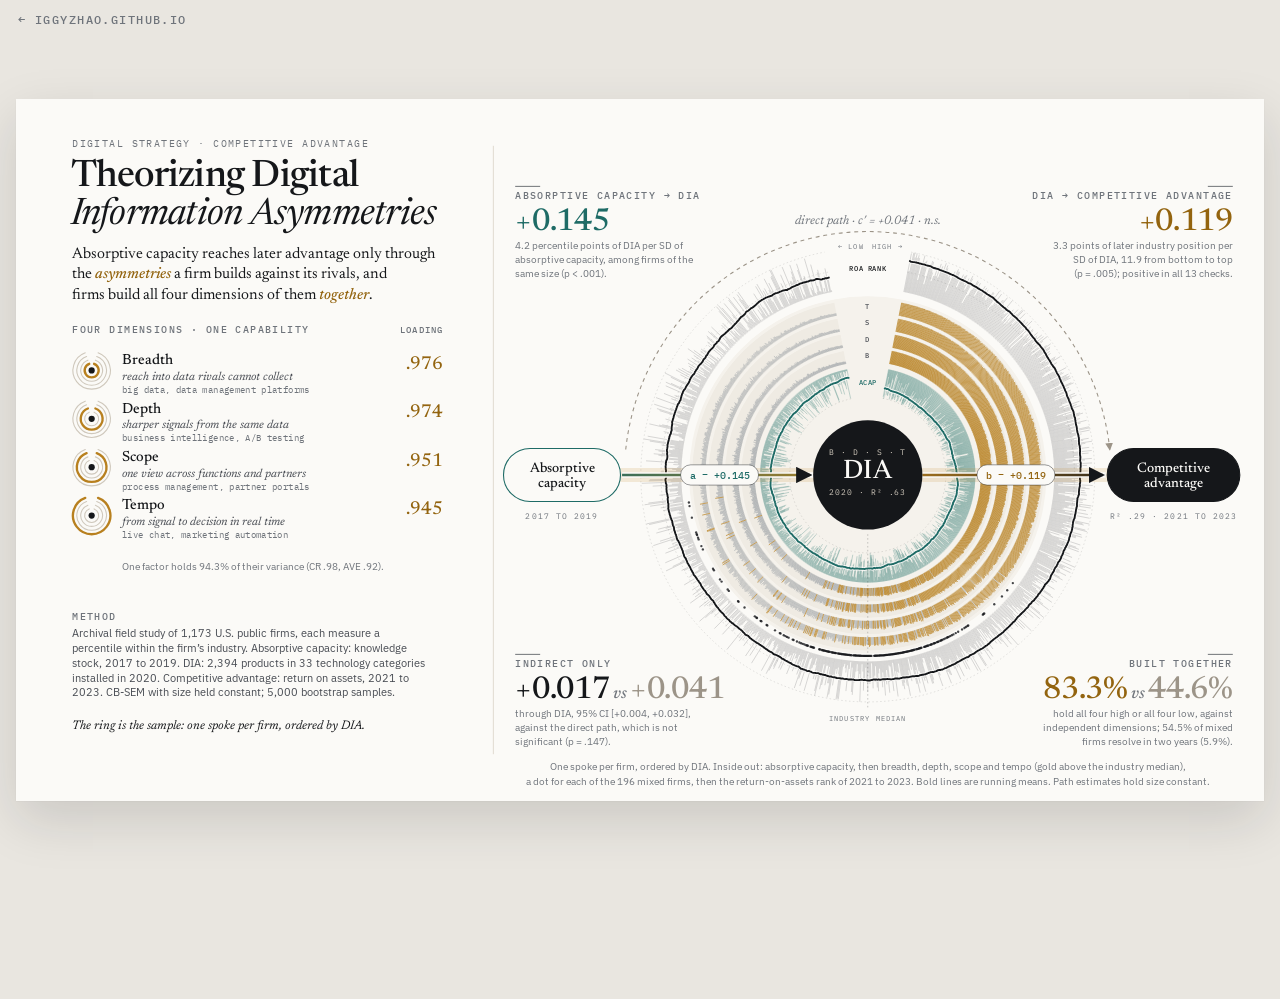
<file: figures/digital-information-asymmetries/index.html>
<!doctype html>
<html lang="en">
<head>
<meta charset="utf-8">
<meta name="viewport" content="width=device-width, initial-scale=1">
<title>Theorizing Digital Information Asymmetries &#183; Ziyi Zhao</title>
<meta name="description" content="One-page summary of Theorizing Digital Information Asymmetries: How Firms Build Information-Based Competitive Advantage.">
<script type="text/javascript">
    (function(c,l,a,r,i,t,y){
        c[a]=c[a]||function(){(c[a].q=c[a].q||[]).push(arguments)};
        t=l.createElement(r);t.async=1;t.src="https://www.clarity.ms/tag/"+i;
        y=l.getElementsByTagName(r)[0];y.parentNode.insertBefore(t,y);
    })(window, document, "clarity", "script", "wdxvq8ccnp");
</script>
<link rel="preconnect" href="https://fonts.googleapis.com"><link rel="preconnect" href="https://fonts.gstatic.com" crossorigin><link rel="stylesheet" href="https://fonts.googleapis.com/css2?family=Newsreader:ital,opsz,wght@0,6..72,400;0,6..72,500;1,6..72,400;1,6..72,500&family=IBM+Plex+Sans:wght@400;500;600&family=IBM+Plex+Mono:wght@400;500&display=swap">
<style>
html, body { background: #E9E6E0; height: 100%; margin: 0; }
body { padding: 0 16px; overflow-x: hidden; -webkit-font-smoothing: antialiased; }
.frame { margin: 16px auto; width: max-content; }
.slide { width: 1600px; height: 900px; zoom: var(--s, .5); overflow: hidden; background: #FBFAF7; box-shadow: 0 1px 2px rgba(21,23,26,.05), 0 24px 64px rgba(21,23,26,.14); }
.home { position: fixed; left: 18px; top: 14px; font: 500 12px/1 "IBM Plex Mono", ui-monospace, Menlo, monospace; letter-spacing: .12em; text-transform: uppercase; color: #6F747B; text-decoration: none; }
.home:hover { color: #15171A; }
</style>
</head>
<body>
<a class="home" href="../../#research">&#8592; iggyzhao.github.io</a>
<div class="frame" id="frame"><main class="slide"><svg class="dia-fig" xmlns="http://www.w3.org/2000/svg" viewBox="0 0 1600 900" role="img" aria-label="Theorizing Digital Information Asymmetries as one wheel of 1,173 firms. Each spoke is one firm, ordered by digital information asymmetry within its industry. From the inside out each spoke shows absorptive capacity, the four dimensions breadth, depth, scope and tempo, gold where the firm stands above its industry median, and the later return-on-assets rank. The four bands switch from gray to gold together: 83.3 percent of firms hold all four high or all four low. The model runs from absorptive capacity through DIA at the hub to competitive advantage; the direct path arcs over the wheel and is not significant."><style>svg.dia-fig { --bg: #FBFAF7; --ink: #15171A; --ink-2: #474B52; --soft: #6F747B; --hair: #D8D2C7; --gray: #9C9488; --teal: #1E6B66; --gold: #B8801F; --gold-ink: #93640F; --f-display: "Newsreader", "Iowan Old Style", Georgia, serif; --f-sans: "IBM Plex Sans", "Helvetica Neue", Arial, sans-serif; --f-mono: "IBM Plex Mono", ui-monospace, Menlo, Consolas, monospace; color-scheme: light; width: 100%; height: auto; display: block; }
svg.dia-fig text { font-family: var(--f-sans); }
svg.dia-fig .gdk { fill: var(--gold-ink); }
svg.dia-fig .tl { fill: var(--teal); }
svg.dia-fig .ink { fill: var(--ink); }
svg.dia-fig .venue { font-family: var(--f-mono) !important; font-size: 13px; letter-spacing: .14em; fill: var(--soft); }
svg.dia-fig .title { font-family: var(--f-display) !important; font-size: 48px; font-weight: 500; letter-spacing: -.02em; fill: var(--ink); }
svg.dia-fig .title.it { font-style: italic; font-weight: 400; }
svg.dia-fig .claim { font-family: var(--f-display) !important; font-size: 20px; fill: var(--ink); }
svg.dia-fig .claim .gdk { font-weight: 500; font-style: italic; }
svg.dia-fig .eb { font-family: var(--f-mono) !important; font-size: 13px; letter-spacing: .14em; fill: var(--soft); font-weight: 500; }
svg.dia-fig .eb.r { font-size: 11px; }
svg.dia-fig .mt { font-size: 14px; fill: var(--ink-2); }
svg.dia-fig .mt.em { font-family: var(--f-display) !important; font-style: italic; font-size: 16px; fill: var(--ink); }
svg.dia-fig .rn { font-family: var(--f-display) !important; font-size: 19px; font-weight: 500; fill: var(--ink); }
svg.dia-fig .rs { font-family: var(--f-mono) !important; font-size: 11.5px; letter-spacing: .04em; fill: var(--soft); }
svg.dia-fig .rs .lat { font-family: var(--f-display); font-style: italic; font-size: 15px; letter-spacing: 0; fill: var(--ink-2); }
svg.dia-fig .ld { font-family: var(--f-display) !important; font-size: 24px; font-weight: 500; fill: var(--gold-ink); }
svg.dia-fig .gl-on { fill: none; stroke: var(--gold); stroke-width: 3; stroke-linecap: round; }
svg.dia-fig .gl-off { fill: none; stroke: #CFC8BC; stroke-width: 1.4; stroke-linecap: round; }
svg.dia-fig .gl-hub { fill: var(--ink); }
svg.dia-fig .db-cap { font-size: 12.5px; fill: var(--soft); }
svg.dia-fig .vrule { stroke: var(--hair); stroke-width: 1; }
svg.dia-fig .disc { fill: #F5F2EC; }
svg.dia-fig .band-bg { fill: none; stroke: #EFEBE3; }
svg.dia-fig .ring { fill: none; stroke: var(--ink); stroke-opacity: .16; stroke-width: .9; stroke-dasharray: 2 3; }
svg.dia-fig .sp-ac { stroke: var(--teal); stroke-opacity: .42; stroke-width: .8; }
svg.dia-fig .sp-hi { stroke: var(--gold); stroke-opacity: .9; stroke-width: 1; }
svg.dia-fig .sp-lo { stroke: #8F969C; stroke-opacity: .55; stroke-width: 1; }
svg.dia-fig .sp-ca { stroke: var(--ink); stroke-opacity: .26; stroke-width: .8; }
svg.dia-fig .mix circle { fill: var(--ink); fill-opacity: .8; }
svg.dia-fig .mean-h { fill: none; stroke: var(--bg); stroke-opacity: .85; stroke-width: 5; stroke-linejoin: round; }
svg.dia-fig .mean { fill: none; stroke-width: 2.4; stroke-linejoin: round; stroke-linecap: round; }
svg.dia-fig .mean.ca { stroke: var(--ink); }
svg.dia-fig .mean.ac { stroke: var(--teal); }
svg.dia-fig .gl-t { font-family: var(--f-mono) !important; font-size: 9.5px; font-weight: 500; letter-spacing: .08em; fill: var(--ink-2); }
svg.dia-fig .gl-t.tl { fill: var(--teal); }
svg.dia-fig .gl-t.ink { fill: var(--ink); }
svg.dia-fig .ph { font-family: var(--f-mono) !important; font-size: 9.5px; letter-spacing: .16em; fill: var(--soft); }
svg.dia-fig .med { stroke: var(--ink); stroke-opacity: .28; stroke-width: 1; stroke-dasharray: 2 3; }
svg.dia-fig .direct { fill: none; stroke: var(--gray); stroke-width: 1.4; stroke-dasharray: 5 5; }
svg.dia-fig .dir-t { font-family: var(--f-display) !important; font-style: italic; font-size: 16px; fill: var(--soft); paint-order: stroke; stroke: var(--bg); stroke-width: 8px; }
svg.dia-fig .halo { stroke: var(--gold); stroke-opacity: .15; stroke-width: 18; stroke-linecap: round; }
svg.dia-fig .knock { stroke: var(--bg); stroke-width: 7; }
svg.dia-fig .route { stroke: url(#dia-gr); stroke-width: 3; }
svg.dia-fig .tag { fill: var(--bg); stroke: var(--ink); stroke-opacity: .55; stroke-width: 1; }
svg.dia-fig .tag-t { font-family: var(--f-mono) !important; font-size: 12.5px; font-weight: 500; }
svg.dia-fig .hub { fill: var(--ink); }
svg.dia-fig .hub-t2 { font-family: var(--f-display) !important; font-size: 34px; font-weight: 500; fill: var(--bg); letter-spacing: .02em; }
svg.dia-fig .hub-t { font-family: var(--f-mono) !important; font-size: 10px; letter-spacing: .12em; fill: #CFC8BC; }
svg.dia-fig .node { stroke-width: 1.4; }
svg.dia-fig .node.ac { fill: var(--bg); stroke: var(--teal); }
svg.dia-fig .node.ca { fill: var(--ink); stroke: var(--ink); }
svg.dia-fig .node-t { font-family: var(--f-display) !important; font-size: 18px; font-weight: 500; fill: var(--ink); }
svg.dia-fig .node-t.light { fill: var(--bg); }
svg.dia-fig .node-s { font-family: var(--f-mono) !important; font-size: 10px; letter-spacing: .14em; fill: var(--soft); }
svg.dia-fig .rule { stroke: var(--ink-2); stroke-width: 1; }
svg.dia-fig .big { font-family: var(--f-display) !important; font-size: 40px; font-weight: 500; letter-spacing: -.01em; }
svg.dia-fig .big.tl { fill: var(--teal); }
svg.dia-fig .big.gdk { fill: var(--gold-ink); }
svg.dia-fig .big.ink { fill: var(--ink); }
svg.dia-fig .big .vs { font-size: 22px; fill: var(--soft); font-style: italic; }
svg.dia-fig .big .gr { fill: var(--gray); }
svg.dia-fig .sub { font-size: 13px; fill: var(--soft); }
svg.dia-fig .cap { font-size: 12.5px; fill: var(--soft); }</style><rect width="1600" height="900" fill="#FBFAF7"/>
<text class="venue" x="72" y="62">DIGITAL STRATEGY &#183; COMPETITIVE ADVANTAGE</text>
<text class="title" x="70" y="112">Theorizing Digital</text>
<text class="title it" x="70" y="160">Information Asymmetries</text>
<text class="claim" x="72" y="204">Absorptive capacity reaches later advantage only through</text>
<text class="claim" x="72" y="230">the <tspan class="gdk">asymmetries</tspan> a firm builds against its rivals, and</text>
<text class="claim" x="72" y="256">firms build all four dimensions of them <tspan class="gdk">together</tspan>.</text>
<text class="eb" x="72" y="300">FOUR DIMENSIONS &#183; ONE CAPABILITY</text>
<text class="eb r" x="548" y="300" text-anchor="end">LOADING</text>
<path class="gl-on" d="M100.1 339.5A9 9 0 1 1 93.9 339.5"/>
<path class="gl-off" d="M101.8 334.8A14 14 0 1 1 92.2 334.8"/>
<path class="gl-off" d="M103.5 330.1A19 19 0 1 1 90.5 330.1"/>
<path class="gl-off" d="M105.2 325.4A24 24 0 1 1 88.8 325.4"/>
<circle cx="97" cy="348" r="4" class="gl-hub"/>
<text class="rn" x="136" y="340">Breadth</text>
<text class="rs" x="136" y="360"><tspan class="lat">reach into data rivals cannot collect</tspan></text>
<text class="rs" x="136" y="377">big data, data management platforms</text>
<text class="ld" x="548" y="346" text-anchor="end">.976</text>
<path class="gl-off" d="M100.1 401.5A9 9 0 1 1 93.9 401.5"/>
<path class="gl-on" d="M101.8 396.8A14 14 0 1 1 92.2 396.8"/>
<path class="gl-off" d="M103.5 392.1A19 19 0 1 1 90.5 392.1"/>
<path class="gl-off" d="M105.2 387.4A24 24 0 1 1 88.8 387.4"/>
<circle cx="97" cy="410" r="4" class="gl-hub"/>
<text class="rn" x="136" y="402">Depth</text>
<text class="rs" x="136" y="422"><tspan class="lat">sharper signals from the same data</tspan></text>
<text class="rs" x="136" y="439">business intelligence, A/B testing</text>
<text class="ld" x="548" y="408" text-anchor="end">.974</text>
<path class="gl-off" d="M100.1 463.5A9 9 0 1 1 93.9 463.5"/>
<path class="gl-off" d="M101.8 458.8A14 14 0 1 1 92.2 458.8"/>
<path class="gl-on" d="M103.5 454.1A19 19 0 1 1 90.5 454.1"/>
<path class="gl-off" d="M105.2 449.4A24 24 0 1 1 88.8 449.4"/>
<circle cx="97" cy="472" r="4" class="gl-hub"/>
<text class="rn" x="136" y="464">Scope</text>
<text class="rs" x="136" y="484"><tspan class="lat">one view across functions and partners</tspan></text>
<text class="rs" x="136" y="501">process management, partner portals</text>
<text class="ld" x="548" y="470" text-anchor="end">.951</text>
<path class="gl-off" d="M100.1 525.5A9 9 0 1 1 93.9 525.5"/>
<path class="gl-off" d="M101.8 520.8A14 14 0 1 1 92.2 520.8"/>
<path class="gl-off" d="M103.5 516.1A19 19 0 1 1 90.5 516.1"/>
<path class="gl-on" d="M105.2 511.4A24 24 0 1 1 88.8 511.4"/>
<circle cx="97" cy="534" r="4" class="gl-hub"/>
<text class="rn" x="136" y="526">Tempo</text>
<text class="rs" x="136" y="546"><tspan class="lat">from signal to decision in real time</tspan></text>
<text class="rs" x="136" y="563">live chat, marketing automation</text>
<text class="ld" x="548" y="532" text-anchor="end">.945</text>
<text class="db-cap" x="136" y="604">One factor holds 94.3% of their variance (CR .98, AVE .92).</text>
<text class="eb" x="72" y="668">METHOD</text>
<text class="mt" x="72" y="690">Archival field study of 1,173 U.S. public firms, each measure a</text>
<text class="mt" x="72" y="709">percentile within the firm&#8217;s industry. Absorptive capacity: knowledge</text>
<text class="mt" x="72" y="728">stock, 2017 to 2019. DIA: 2,394 products in 33 technology categories</text>
<text class="mt" x="72" y="747">installed in 2020. Competitive advantage: return on assets, 2021 to</text>
<text class="mt" x="72" y="766">2023. CB-SEM with size held constant; 5,000 bootstrap samples.</text>
<text class="mt em" x="72" y="808">The ring is the sample: one spoke per firm, ordered by DIA.</text>
<line class="vrule" x1="612" y1="60" x2="612" y2="840"/>
<circle class="disc" cx="1092" cy="482" r="229"/>
<path class="band-bg" d="M1121.3 331.3A153.5 153.5 0 1 1 1062.7 331.3" stroke-width="17"/>
<path class="band-bg" d="M1125.3 310.7A174.5 174.5 0 1 1 1058.7 310.7" stroke-width="17"/>
<path class="band-bg" d="M1129.3 290.1A195.5 195.5 0 1 1 1054.7 290.1" stroke-width="17"/>
<path class="band-bg" d="M1133.3 269.5A216.5 216.5 0 1 1 1050.7 269.5" stroke-width="17"/>
<path class="ring" d="M1142.6 221.9A265.0 265.0 0 1 1 1041.4 221.9"/>
<path class="ring" d="M1147.5 196.3A291.0 291.0 0 1 1 1036.5 196.3"/>
<path class="ring" d="M1111.1 383.8A100 100 0 1 1 1072.9 383.8"/>
<path class="sp-ac" d="M1065.3 346.6l2.6 13M1064.6 346.7l0.4 2.1M1064 346.9l0.4 2.1M1063.3 347l0.4 2.1M1062.6 347.2l1 4.5M1061.9 347.3l8.1 36.5M1061.3 347.5l0.5 2.1M1060.6 347.6l0.5 2.1M1059.9 347.8l0.5 2.1M1059.2 347.9l5.9 24.3M1058.6 348.1l4.8 19.1M1057.9 348.3l0.6 2.2M1057.2 348.5l4.3 16.4M1056.5 348.6l0.6 2.2M1055.9 348.8l0.6 2.1M1055.2 349l4 14.6M1054.5 349.2l3.1 10.8M1053.9 349.4l8.5 29.5M1053.2 349.6l0.6 2.2M1052.5 349.8l3.2 10.6M1051.9 350l4.9 16.1M1051.2 350.2l5 16.3M1050.5 350.4l0.6 2.1M1049.9 350.6l8.9 27.7M1049.2 350.8l5.9 18.1M1048.6 351l1.8 5.5M1047.9 351.2l5.2 15.4M1047.2 351.5l0.7 2.2M1046.6 351.7l0.8 2.2M1045.9 351.9l0.8 2.2M1045.3 352.1l3.4 9.4M1044.6 352.4l0.8 2.2M1044 352.6l3.3 8.9M1043.3 352.9l3.2 8.4M1042.7 353.1l12.5 32.7M1042 353.4l13.6 35M1041.4 353.6l2.4 6M1040.7 353.9l0.9 2.1M1040.1 354.1l3.2 7.8M1039.5 354.4l0.9 2.1M1038.8 354.7l5.3 12.6M1038.2 354.9l0.9 2.1M1037.5 355.2l0.9 2.1M1036.9 355.5l4.3 9.9M1036.3 355.8l2.6 5.9M1035.6 356l8.1 18.2M1035 356.3l2.7 5.9M1034.4 356.6l2.7 5.9M1033.7 356.9l10.2 21.8M1033.1 357.2l10.9 23.1M1032.5 357.5l1 2.1M1031.9 357.8l6.2 12.7M1031.2 358.1l9 18.4M1030.6 358.4l4.7 9.5M1030 358.7l2.3 4.5M1029.4 359l13 25.6M1028.7 359.3l3 5.8M1028.1 359.7l17.5 33.5M1027.5 360l1.1 2M1026.9 360.3l8.6 16.2M1026.3 360.6l12.1 22.4M1025.7 361l14.8 27.1M1025.1 361.3l16.6 29.9M1024.5 361.7l8.1 14.4M1023.9 362l15.3 27M1023.3 362.3l3.2 5.6M1022.7 362.7l7.9 13.5M1022.1 363l3.3 5.6M1021.5 363.4l18.5 31.1M1020.9 363.7l3.3 5.6M1020.3 364.1l1.2 2M1019.7 364.5l1.2 2M1019.1 364.8l5.1 8.1M1018.5 365.2l7.1 11.3M1017.9 365.6l8.4 13.2M1017.3 365.9l3 4.7M1016.8 366.3l18.7 28.7M1016.2 366.7l1.3 1.9M1015.6 367.1l2.5 3.7M1015 367.5l8.8 13.1M1014.4 367.9l19.2 28.2M1013.9 368.2l1.3 1.9M1013.3 368.6l13.3 19.1M1012.7 369l2.6 3.7M1012.2 369.4l9.8 13.7M1011.6 369.8l17.7 24.7M1011 370.2l1.3 1.8M1010.5 370.7l1.4 1.8M1009.9 371.1l11.6 15.6M1009.4 371.5l6.6 8.8M1008.8 371.9l17.4 23M1008.2 372.3l3.9 5.2M1007.7 372.7l19.1 24.8M1007.1 373.2l23.3 29.9M1006.6 373.6l10.8 13.7M1006.1 374l22.6 28.4M1005.5 374.5l1.4 1.8M1005 374.9l17.9 22.1M1004.4 375.3l4.1 5M1003.9 375.8l1.5 1.8M1003.4 376.2l13.1 15.6M1002.8 376.7l3.4 4.1M1002.3 377.1l1.5 1.7M1001.8 377.6l3.7 4.2M1001.3 378l14.1 16.2M1000.7 378.5l7.6 8.6M1000.2 378.9l25.3 28.4M999.7 379.4l8.6 9.5M999.2 379.9l8.8 9.6M998.7 380.3l1.5 1.7M998.2 380.8l4.4 4.8M997.7 381.3l4.4 4.7M997.2 381.8l4.5 4.7M996.6 382.2l25.7 26.9M996.1 382.7l4.5 4.7M995.7 383.2l11.2 11.4M995.2 383.7l1.6 1.6M994.7 384.2l19.9 20M994.2 384.7l15.4 15.3M993.7 385.2l14.7 14.5M993.2 385.7l6.2 6.1M992.7 386.2l4 3.9M992.2 386.7l17.5 16.7M991.8 387.2l6.8 6.5M991.3 387.7l4.8 4.5M990.8 388.2l1.7 1.6M990.3 388.7l14.5 13.3M989.9 389.2l25.3 23M989.4 389.7l15.8 14.2M988.9 390.2l1.7 1.5M988.5 390.7l7.4 6.6M988 391.3l16.4 14.3M987.6 391.8l21 18.2M987.1 392.3l1.7 1.5M986.7 392.8l11.6 9.8M986.2 393.4l6.3 5.3M985.8 393.9l9.8 8.1M985.3 394.4l5 4.1M984.9 395l7.5 6.1M984.5 395.5l10.6 8.5M984 396.1l10.8 8.6M983.6 396.6l5.2 4.1M983.2 397.2l17.3 13.5M982.7 397.7l11.9 9.2M982.3 398.3l26.4 20.2M981.9 398.8l15.4 11.7M981.5 399.4l1.8 1.4M981.1 399.9l1.8 1.4M980.7 400.5l19.8 14.5M980.2 401l30.7 22.2M979.8 401.6l23.7 17M979.4 402.2l15.4 10.9M979 402.7l1.9 1.3M978.6 403.3l8.3 5.7M978.2 403.9l5.3 3.7M977.9 404.4l26 17.6M977.5 405l5.4 3.6M977.1 405.6l14.6 9.7M976.7 406.2l18.7 12.3M976.3 406.8l15.3 10M975.9 407.3l19.3 12.4M975.6 407.9l32.1 20.4M975.2 408.5l1.8 1.2M974.8 409.1l29.6 18.4M974.5 409.7l5.5 3.4M974.1 410.3l15.2 9.2M973.7 410.9l13.8 8.3M973.4 411.5l14.9 8.8M973 412.1l1.9 1.1M972.7 412.7l12.1 7M972.3 413.3l9 5.2M972 413.9l13 7.4M971.6 414.5l22.1 12.4M971.3 415.1l5.7 3.1M971 415.7l11.8 6.5M970.6 416.3l6.3 3.4M970.3 416.9l16 8.5M970 417.5l11.9 6.3M969.7 418.1l7.3 3.8M969.3 418.8l21.7 11.2M969 419.4l1.9 1M968.7 420l2 1M968.4 420.6l12 6M968.1 421.2l2.1 1M967.8 421.9l23.6 11.4M967.5 422.5l5.9 2.8M967.2 423.1l5.9 2.8M966.9 423.7l12.1 5.6M966.6 424.4l18.3 8.4M966.3 425l25.9 11.8M966 425.6l12.3 5.5M965.8 426.3l5.3 2.4M965.5 426.9l24.5 10.7M965.2 427.5l6 2.6M964.9 428.2l8.7 3.7M964.7 428.8l6 2.5M964.4 429.5l2.1 0.9M964.1 430.1l6.2 2.5M963.9 430.7l30.4 12.2M963.6 431.4l8.7 3.4M963.4 432l27.3 10.6M963.1 432.7l24.8 9.5M962.9 433.3l2.1 0.8M962.6 434l13.1 4.9M962.4 434.6l8.6 3.1M962.1 435.3l13.6 4.9M961.9 435.9l2.2 0.8M961.7 436.6l6.1 2.1M961.5 437.3l12.9 4.4M961.2 437.9l6.1 2.1M961 438.6l25.5 8.4M960.8 439.2l6.2 2M960.6 439.9l24.9 8M960.4 440.5l17.1 5.4M960.2 441.2l17.7 5.5M960 441.9l6.2 1.9M959.8 442.5l16.7 5M959.6 443.2l10.7 3.1M959.4 443.9l28.3 8.1M959.2 444.5l22 6.2M959 445.2l6.3 1.7M958.8 445.9l6.3 1.7M958.6 446.5l10.9 2.9M958.5 447.2l6.3 1.6M958.3 447.9l6.3 1.6M958.1 448.6l6.3 1.6M957.9 449.2l29.7 7.2M957.8 449.9l27.3 6.5M957.6 450.6l5.1 1.2M957.5 451.3l2.2 0.5M957.3 451.9l16 3.6M957.2 452.6l23.7 5.2M957 453.3l18.2 3.9M956.9 454l32.9 6.8M956.7 454.7l2.1 0.4M956.6 455.3l2.1 0.4M956.5 456l2.3 0.4M956.3 456.7l37.1 6.9M956.2 457.4l32.5 5.9M956.1 458.1l6.7 1.2M956 458.7l16.3 2.8M955.9 459.4l36.5 6M955.7 460.1l32.6 5.2M955.6 460.8l13.7 2.1M955.5 461.5l2.1 0.3M955.4 462.2l14.4 2.1M955.3 462.9l23.4 3.3M955.2 463.6l29.8 4M955.1 464.2l5.1 0.7M955.1 464.9l6.7 0.8M955 465.6l24.7 3M954.9 466.3l17.7 2M954.8 467l32 3.5M954.7 467.7l6.5 0.7M954.7 468.4l27.1 2.7M954.6 469.1l12.2 1.2M954.5 469.8l15.5 1.4M954.5 470.4l6.5 0.5M954.4 471.1l6.5 0.5M954.4 471.8l6.5 0.5M954.3 472.5l6.5 0.4M954.3 473.2l2.3 0.1M954.2 473.9l14.2 0.8M954.2 474.6l17.9 1M954.2 475.3l10.8 0.5M954.1 476l2.2 0.1M954.1 476.7l8.3 0.3M954.1 477.4l14.9 0.5M954.1 478.1l5.4 0.2M954 478.8l35.7 0.8M954 479.5l6.5 0.1M954 480.2l6.5 0.1M954 480.8l6.5 0.1M954 481.5l26.6 0.1M954 482.2l2.2 -0M954 482.9l2.3 -0M954 483.6l8.9 -0.1M954 484.3l2.3 -0M954 485l6.5 -0.1M954 485.7l15.1 -0.4M954.1 486.4l2.3 -0.1M954.1 487.1l28.8 -1.1M954.1 487.8l6.5 -0.3M954.2 488.5l15.4 -0.7M954.2 489.2l6 -0.3M954.2 489.9l7.4 -0.4M954.3 490.6l9.5 -0.6M954.3 491.2l6.5 -0.4M954.4 491.9l2.2 -0.2M954.4 492.6l22.8 -1.8M954.5 493.3l10.2 -0.8M954.5 494l2.3 -0.2M954.6 494.7l2.3 -0.2M954.7 495.4l20.3 -2M954.7 496.1l15.4 -1.6M954.8 496.8l32 -3.4M954.9 497.5l5.5 -0.6M954.9 498.2l6.4 -0.8M955 498.8l6.4 -0.8M955.1 499.5l16.2 -2.1M955.2 500.2l7.5 -1M955.3 500.9l2.3 -0.3M955.4 501.6l35.4 -5.1M955.5 502.3l36.4 -5.4M955.6 503l19.6 -3M955.7 503.7l23.3 -3.7M955.8 504.3l2.4 -0.4M955.9 505l8 -1.4M956.1 505.7l20.2 -3.5M956.2 506.4l4.6 -0.8M956.3 507.1l37.4 -6.9M956.4 507.8l17.1 -3.2M956.6 508.4l6.4 -1.2M956.7 509.1l6.4 -1.3M956.8 509.8l6.4 -1.3M957 510.5l6.3 -1.3M957.1 511.2l27.3 -5.9M957.3 511.8l33.8 -7.5M957.4 512.5l5.5 -1.2M957.6 513.2l19.5 -4.5M957.7 513.9l18.3 -4.3M957.9 514.5l24.8 -6M958.1 515.2l7.2 -1.8M958.2 515.9l30.4 -7.7M958.4 516.6l7.7 -2M958.6 517.2l9.1 -2.4M958.8 517.9l6.3 -1.7M958.9 518.6l2.2 -0.6M959.1 519.2l21.9 -6.1M959.3 519.9l2.2 -0.6M959.5 520.6l6.2 -1.8M959.7 521.2l6.2 -1.8M959.9 521.9l26.3 -8M960.1 522.6l18.4 -5.7M960.3 523.2l5.2 -1.6M960.5 523.9l14.4 -4.6M960.7 524.6l10.2 -3.3M960.9 525.2l6.2 -2M961.2 525.9l15.3 -5.1M961.4 526.5l11.7 -4M961.6 527.2l6.1 -2.1M961.8 527.8l6.1 -2.2M962.1 528.5l15.7 -5.6M962.3 529.2l5.1 -1.8M962.5 529.8l24.9 -9.2M962.8 530.5l23.1 -8.6M963 531.1l13.2 -5M963.3 531.8l19.7 -7.6M963.5 532.4l6 -2.4M963.8 533l17.9 -7.1M964 533.7l10.8 -4.4M964.3 534.3l7.9 -3.3M964.6 535l27 -11.2M964.8 535.6l21.6 -9.1M965.1 536.3l26 -11.1M965.4 536.9l20.7 -9M965.7 537.5l25.3 -11.1M965.9 538.2l2 -0.9M966.2 538.8l5.9 -2.7M966.5 539.4l12.5 -5.7M966.8 540.1l10.4 -4.8M967.1 540.7l8.1 -3.8M967.4 541.3l2.1 -1M967.7 541.9l13.1 -6.3M968 542.6l2.1 -1M968.3 543.2l5 -2.5M968.6 543.8l2 -1M968.9 544.4l13 -6.6M969.2 545l19.8 -10.2M969.6 545.7l16.9 -8.8M969.9 546.3l2 -1.1M970.2 546.9l5.7 -3.1M970.5 547.5l2 -1.1M970.9 548.1l12.2 -6.7M971.2 548.7l3.9 -2.2M971.5 549.3l11 -6.2M971.9 549.9l5.6 -3.2M972.2 550.5l4.3 -2.5M972.6 551.1l19.5 -11.3M972.9 551.7l8.4 -4.9M973.3 552.3l21.2 -12.5M973.6 552.9l15.6 -9.3M974 553.5l25.9 -15.7M974.3 554.1l17.2 -10.5M974.7 554.7l19.6 -12.1M975.1 555.3l7.7 -4.8M975.4 555.9l1.9 -1.2M975.8 556.5l1.8 -1.2M976.2 557.1l12.3 -8M976.6 557.6l5.4 -3.6M977 558.2l7 -4.6M977.3 558.8l11.7 -7.8M977.7 559.4l3.8 -2.6M978.1 559.9l23.2 -15.9M978.5 560.5l6.9 -4.8M978.9 561.1l12.8 -9M979.3 561.6l4.6 -3.2M979.7 562.2l13.5 -9.7M980.1 562.8l12.5 -9M980.5 563.3l23.2 -17M980.9 563.9l6.4 -4.7M981.3 564.5l21.9 -16.3M981.8 565l19.6 -14.8M982.2 565.6l25 -19M982.6 566.1l12.4 -9.6M983 566.7l5.1 -4M983.5 567.2l4.7 -3.7M983.9 567.8l1.8 -1.4M984.3 568.3l7.2 -5.8M984.7 568.8l23.5 -19M985.2 569.4l5 -4.1M985.6 569.9l11.4 -9.4M986.1 570.4l5 -4.2M986.5 571l17.2 -14.5M987 571.5l5.3 -4.5M987.4 572l11.6 -10M987.9 572.6l14.7 -12.8M988.3 573.1l3.6 -3.2M988.8 573.6l17.4 -15.4M989.3 574.1l28.1 -25.2M989.7 574.6l1.7 -1.5M990.2 575.2l9.6 -8.8M990.7 575.7l16.7 -15.4M991.1 576.2l1.7 -1.6M991.6 576.7l8.8 -8.3M992.1 577.2l1.6 -1.5M992.6 577.7l5.5 -5.3M993 578.2l8 -7.8M993.5 578.7l25.2 -24.8M994 579.2l6.2 -6.2M994.5 579.7l13.4 -13.4M995 580.2l24.3 -24.6M995.5 580.6l9.2 -9.4M996 581.1l20.6 -21.3M996.5 581.6l4 -4.1M997 582.1l14.7 -15.4M997.5 582.6l13 -13.8M998 583l15.5 -16.6M998.5 583.5l24.2 -26.3M999 584l6.1 -6.7M999.5 584.4l4.3 -4.8M1000.1 584.9l1.5 -1.7M1000.6 585.4l4.3 -4.9M1001.1 585.8l4.3 -4.9M1001.6 586.3l24.4 -28.1M1002.1 586.7l17.1 -19.9M1002.7 587.2l3.8 -4.5M1003.2 587.6l4.2 -5M1003.7 588.1l5.8 -6.9M1004.3 588.5l11.5 -13.9M1004.8 589l7.6 -9.3M1005.3 589.4l11.3 -14M1005.9 589.8l4 -5.1M1006.4 590.3l8.2 -10.3M1007 590.7l2.7 -3.4M1007.5 591.1l4 -5.1M1008.1 591.5l13.8 -18M1008.6 592l8.8 -11.7M1009.2 592.4l14.9 -19.8M1009.7 592.8l7.1 -9.5M1010.3 593.2l12.8 -17.4M1010.8 593.6l3.8 -5.2M1011.4 594l3.8 -5.3M1012 594.4l15.2 -21.3M1012.5 594.8l10.6 -15.1M1013.1 595.2l2.7 -3.9M1013.7 595.6l14.1 -20.4M1014.3 596l13.7 -20.1M1014.8 596.4l15.9 -23.5M1015.4 596.8l11.8 -17.7M1016 597.2l4.1 -6.2M1016.6 597.6l17.5 -26.9M1017.1 597.9l13.7 -21.2M1017.7 598.3l3.7 -5.8M1018.3 598.7l14.5 -22.9M1018.9 599.1l7.7 -12.3M1019.5 599.4l10.6 -17.2M1020.1 599.8l3.2 -5.2M1020.7 600.1l7.8 -13M1021.3 600.5l13.3 -22.3M1021.9 600.9l7.6 -12.9M1022.5 601.2l17 -29.1M1023.1 601.6l6.2 -10.8M1023.7 601.9l2.2 -3.9M1024.3 602.2l2.7 -4.9M1024.9 602.6l7.2 -12.9M1025.5 602.9l10.2 -18.5M1026.1 603.2l9.4 -17.4M1026.7 603.6l8.3 -15.4M1027.3 603.9l3 -5.7M1027.9 604.2l3 -5.7M1028.5 604.5l9.1 -17.6M1029.2 604.9l4.8 -9.4M1029.8 605.2l3.3 -6.5M1030.4 605.5l2.9 -5.8M1031 605.8l7.6 -15.4M1031.6 606.1l5.6 -11.6M1032.3 606.4l13 -27M1032.9 606.7l9 -19M1033.5 607l2.7 -5.9M1034.2 607.3l14.8 -32.1M1034.8 607.6l0.9 -2M1035.4 607.9l10.4 -23.1M1036.1 608.2l2.8 -6.4M1036.7 608.4l3.4 -7.8M1037.3 608.7l2.6 -6M1038 609l5 -11.8M1038.6 609.3l14.4 -34.2M1039.2 609.5l9.1 -22M1039.9 609.8l11.3 -27.7M1040.5 610l8.1 -20.2M1041.2 610.3l6.1 -15.4M1041.8 610.6l0.8 -2.1M1042.5 610.8l8.8 -22.9M1043.1 611.1l12.5 -33.1M1043.8 611.3l13.2 -35.3M1044.4 611.5l4.8 -13M1045.1 611.8l2.2 -6.1M1045.7 612l6.1 -17.1M1046.4 612.2l2.1 -6.1M1047 612.5l3.2 -9.2M1047.7 612.7l4.7 -13.8M1048.3 612.9l0.7 -2.2M1049 613.1l6.7 -20.5M1049.7 613.3l2.1 -6.6M1050.3 613.6l5.8 -18.3M1051 613.8l2.2 -6.9M1051.7 614l4.8 -15.7M1052.3 614.2l3.5 -11.8M1053 614.4l2 -6.8M1053.6 614.6l1.8 -6.2M1054.3 614.8l6.1 -21.5M1055 614.9l1.7 -6.3M1055.7 615.1l7.6 -27.7M1056.3 615.3l5.1 -19.2M1057 615.5l2 -7.5M1057.7 615.7l1.6 -6.3M1058.3 615.8l7.3 -29.2M1059 616l5.7 -23.3M1059.7 616.2l1.2 -5M1060.4 616.3l1.5 -6.3M1061 616.5l4 -17.2M1061.7 616.6l1.4 -6.3M1062.4 616.8l3.8 -17.5M1063.1 616.9l1.4 -6.3M1063.7 617.1l2.3 -10.9M1064.4 617.2l3.8 -18.6M1065.1 617.4l2.4 -12.2M1065.8 617.5l5.2 -26.9M1066.5 617.6l6.3 -33.3M1067.2 617.7l1.2 -6.4M1067.8 617.9l2.8 -16M1068.5 618l0.9 -5.5M1069.2 618.1l3.1 -18.3M1069.9 618.2l3.4 -21M1070.6 618.3l3.6 -22.7M1071.3 618.4l1 -6.3M1071.9 618.5l0.9 -6.4M1072.6 618.6l0.8 -5.5M1073.3 618.7l2.7 -19.4M1074 618.8l4.3 -32.6M1074.7 618.9l2.5 -20.2M1075.4 619l0.8 -6.4M1076.1 619.1l0.6 -4.9M1076.8 619.2l0.2 -2.1M1077.5 619.2l3.7 -34.9M1078.1 619.3l1.3 -13.2M1078.8 619.4l2.3 -23.6M1079.5 619.4l2.9 -32.3M1080.2 619.5l0.9 -10.3M1080.9 619.6l2.9 -36M1081.6 619.6l2 -26M1082.3 619.7l1.9 -26.7M1083 619.7l1 -15.3M1083.7 619.7l0.6 -9.9M1084.4 619.8l0.4 -6.5M1085.1 619.8l0.7 -13.1M1085.8 619.9l1.3 -27.7M1086.4 619.9l1.2 -29.5M1087.1 619.9l0.5 -14.5M1087.8 619.9l0.2 -6.5M1088.5 620l0.4 -15.8M1089.2 620l0.2 -7.8M1089.9 620l0.2 -16M1090.6 620l0.1 -6.3M1091.3 620l0.1 -17.7M1092 620l0 -27.9M1092.7 620l-0.1 -28.3M1093.4 620l-0.1 -6.5M1094.1 620l-0.1 -6.8M1094.8 620l-0.4 -22.2M1095.5 620l-0.6 -25.3M1096.2 619.9l-1.1 -38M1096.9 619.9l-1.2 -34.9M1097.6 619.9l-1.3 -32.3M1098.2 619.9l-1.6 -35.5M1098.9 619.8l-1.5 -30.3M1099.6 619.8l-0.7 -13.5M1100.3 619.7l-0.1 -2.2M1101 619.7l-2.3 -35.3M1101.7 619.7l-1.9 -26.4M1102.4 619.6l-0.5 -6.5M1103.1 619.6l-1.4 -17.2M1103.8 619.5l-1.2 -14.3M1104.5 619.4l-2.7 -30.2M1105.2 619.4l-0.2 -2.3M1105.9 619.3l-2.2 -21.5M1106.5 619.2l-0.7 -6.5M1107.2 619.2l-0.7 -6.4M1107.9 619.1l-3.2 -27.4M1108.6 619l-0.7 -5.7M1109.3 618.9l-1.2 -9.8M1110 618.8l-1.5 -11.5M1110.7 618.7l-3.2 -23.6M1111.4 618.6l-2.2 -15.5M1112.1 618.5l-3.5 -24.1M1112.7 618.4l-0.9 -6.1M1113.4 618.3l-3.1 -19.9M1114.1 618.2l-3.5 -21.8M1114.8 618.1l-1.2 -7.4M1115.5 618l-3.8 -22M1116.2 617.9l-4.4 -24.6M1116.8 617.7l-5.7 -31.2M1117.5 617.6l-3.2 -17.2M1118.2 617.5l-1.9 -9.7M1118.9 617.4l-2.1 -10.5M1119.6 617.2l-5.1 -25.2M1120.3 617.1l-5.1 -24.4M1120.9 616.9l-3.2 -15.1M1121.6 616.8l-6.4 -29.1M1122.3 616.6l-3.7 -16.4M1123 616.5l-3.3 -14.3M1123.6 616.3l-4.5 -19.2M1124.3 616.2l-0.5 -2.1M1125 616l-1.6 -6.3M1125.7 615.8l-3 -12M1126.3 615.7l-1.6 -6.3M1127 615.5l-7.8 -29.8M1127.7 615.3l-6.5 -24.3M1128.3 615.1l-5.4 -19.9M1129 614.9l-7.7 -27.6M1129.7 614.8l-1.8 -6.2M1130.4 614.6l-2 -7M1131 614.4l-4.8 -16.3M1131.7 614.2l-2.2 -7.4M1132.3 614l-5.9 -19.2M1133 613.8l-2.8 -8.8M1133.7 613.6l-6.6 -20.9M1134.3 613.3l-9.2 -28.6M1135 613.1l-2 -6.2M1135.7 612.9l-6.8 -20.4M1136.3 612.7l-11.7 -34.6M1137 612.5l-3.4 -9.9M1137.6 612.2l-2.1 -6.1M1138.3 612l-12.6 -35.5M1138.9 611.8l-3.3 -9.2M1139.6 611.5l-7.1 -19.3M1140.2 611.3l-12.7 -34.1M1140.9 611.1l-12.5 -32.9M1141.5 610.8l-12.1 -31.5M1142.2 610.6l-4.4 -11.4M1142.8 610.3l-11.3 -28.4M1143.5 610l-13.5 -33.6M1144.1 609.8l-12.7 -31.1M1144.8 609.5l-7.4 -17.9M1145.4 609.3l-9.2 -21.8M1146 609l-11 -25.8M1146.7 608.7l-10.5 -24.3M1147.3 608.4l-13.7 -31.4M1147.9 608.2l-11.8 -26.6M1148.6 607.9l-10.9 -24.1M1149.2 607.6l-7.9 -17.3M1149.8 607.3l-6.5 -14M1150.5 607l-6.3 -13.4M1151.1 606.7l-11.4 -24.1M1151.7 606.4l-13.1 -27.3M1152.4 606.1l-8.1 -16.7M1153 605.8l-9.2 -18.6M1153.6 605.5l-7.4 -14.9M1154.2 605.2l-5.4 -10.8M1154.8 604.9l-5.4 -10.5M1155.5 604.5l-6.1 -11.7M1156.1 604.2l-15.4 -29.4M1156.7 603.9l-8.3 -15.6M1157.3 603.6l-6.8 -12.7M1157.9 603.2l-17.5 -32.2M1158.5 602.9l-1 -1.9M1159.1 602.6l-3.2 -5.7M1159.7 602.2l-13.7 -24.3M1160.3 601.9l-11.9 -20.8M1160.9 601.6l-9.4 -16.3M1161.5 601.2l-5.5 -9.4M1162.1 600.9l-7.6 -12.8M1162.7 600.5l-14.8 -24.9M1163.3 600.1l-11.5 -19.1M1163.9 599.8l-3.4 -5.5M1164.5 599.4l-3.7 -6M1165.1 599.1l-1.2 -1.9M1165.7 598.7l-6.8 -10.7M1166.3 598.3l-6.8 -10.7M1166.9 597.9l-3 -4.7M1167.4 597.6l-19.6 -30M1168 597.2l-9.5 -14.4M1168.6 596.8l-16.5 -24.7M1169.2 596.4l-18.9 -28M1169.7 596l-18.6 -27.3M1170.3 595.6l-1.3 -1.9M1170.9 595.2l-5.8 -8.4M1171.5 594.8l-18.7 -26.5M1172 594.4l-16.6 -23.3M1172.6 594l-13.8 -19.2M1173.2 593.6l-8.9 -12.2M1173.7 593.2l-13.4 -18.2M1174.3 592.8l-3.9 -5.2M1174.8 592.4l-20.7 -27.6M1175.4 592l-17.6 -23.3M1175.9 591.5l-17.9 -23.3M1176.5 591.1l-18.5 -23.9M1177 590.7l-13.2 -16.8M1177.6 590.3l-8.5 -10.8M1178.1 589.8l-10.7 -13.4M1178.7 589.4l-3.3 -4.1M1179.2 589l-10.2 -12.6M1179.7 588.5l-18 -21.8M1180.3 588.1l-10.7 -12.9M1180.8 587.6l-4.2 -5M1181.3 587.2l-18 -21.2M1181.9 586.7l-17.8 -20.7M1182.4 586.3l-14.3 -16.5M1182.9 585.8l-6.9 -7.9M1183.4 585.4l-12 -13.6M1183.9 584.9l-24.8 -27.8M1184.5 584.4l-18.2 -20.2M1185 584l-21.8 -24M1185.5 583.5l-7.5 -8.2M1186 583l-24.5 -26.3M1186.5 582.6l-23.8 -25.4M1187 582.1l-4.5 -4.7M1187.5 581.6l-23.5 -24.5M1188 581.1l-17.5 -18.1M1188.5 580.6l-17.7 -18.1M1189 580.2l-18.9 -19.1M1189.5 579.7l-4.2 -4.2M1190 579.2l-9.7 -9.6M1190.5 578.7l-13.2 -13M1191 578.2l-24.5 -23.8M1191.4 577.7l-17.2 -16.6M1191.9 577.2l-13.5 -12.9M1192.4 576.7l-20.7 -19.6M1192.9 576.2l-16.1 -15M1193.3 575.7l-14.3 -13.2M1193.8 575.2l-4.6 -4.2M1194.3 574.6l-15.5 -14M1194.7 574.1l-16.6 -14.8M1195.2 573.6l-18.3 -16.2M1195.7 573.1l-23.3 -20.4M1196.1 572.6l-20.3 -17.7M1196.6 572l-19.4 -16.7M1197 571.5l-16.1 -13.7M1197.5 571l-15.9 -13.4M1197.9 570.4l-1.8 -1.5M1198.4 569.9l-22 -18.2M1198.8 569.4l-20.5 -16.8M1199.3 568.8l-5 -4.1M1199.7 568.3l-21.5 -17.2M1200.1 567.8l-4.4 -3.5M1200.5 567.2l-19.3 -15.2M1201 566.7l-20 -15.6M1201.4 566.1l-26.4 -20.3M1201.8 565.6l-6.9 -5.2M1202.2 565l-9.2 -7M1202.7 564.5l-16.2 -12M1203.1 563.9l-16 -11.8M1203.5 563.3l-21.2 -15.5M1203.9 562.8l-17.7 -12.7M1204.3 562.2l-23.2 -16.6M1204.7 561.6l-19.2 -13.6M1205.1 561.1l-13 -9.1M1205.5 560.5l-13.1 -9M1205.9 559.9l-27 -18.5M1206.3 559.4l-9.6 -6.5M1206.7 558.8l-21.3 -14.2M1207 558.2l-11.2 -7.4M1207.4 557.6l-5.3 -3.5M1207.8 557.1l-8.6 -5.5M1208.2 556.5l-6.8 -4.3M1208.6 555.9l-18.5 -11.7M1208.9 555.3l-22.6 -14.2M1209.3 554.7l-32.3 -20M1209.7 554.1l-18.8 -11.5M1210 553.5l-13.7 -8.3M1210.4 552.9l-20.6 -12.3M1210.7 552.3l-20.1 -11.9M1211.1 551.7l-17.2 -10.1M1211.4 551.1l-5.7 -3.3M1211.8 550.5l-30.8 -17.6M1212.1 549.9l-29.3 -16.6M1212.5 549.3l-24.1 -13.5M1212.8 548.7l-26.1 -14.4M1213.1 548.1l-15.9 -8.7M1213.5 547.5l-27.6 -14.9M1213.8 546.9l-27.7 -14.8M1214.1 546.3l-32 -16.8M1214.4 545.7l-14.6 -7.6M1214.8 545l-20.8 -10.7M1215.1 544.4l-22.2 -11.2M1215.4 543.8l-24 -12M1215.7 543.2l-21.7 -10.8M1216 542.6l-14.2 -6.9M1216.3 541.9l-11.8 -5.7M1216.6 541.3l-32.6 -15.5M1216.9 540.7l-32.9 -15.5M1217.2 540.1l-17.3 -8M1217.5 539.4l-13.6 -6.2M1217.8 538.8l-29.1 -13.1M1218.1 538.2l-28.6 -12.7M1218.3 537.5l-5.9 -2.6M1218.6 536.9l-33 -14.3M1218.9 536.3l-18 -7.7M1219.2 535.6l-16.4 -6.9M1219.4 535l-15.3 -6.4M1219.7 534.3l-15.5 -6.4M1220 533.7l-16.6 -6.7M1220.2 533l-34.5 -13.8M1220.5 532.4l-28.7 -11.3M1220.7 531.8l-30.1 -11.6M1221 531.1l-15.3 -5.8M1221.2 530.5l-24.9 -9.4M1221.5 529.8l-20.4 -7.5M1221.7 529.2l-30.5 -11.1M1221.9 528.5l-30.2 -10.8M1222.2 527.8l-22.8 -8M1222.4 527.2l-29.4 -10.2M1222.6 526.5l-28.1 -9.6M1222.8 525.9l-32.8 -11M1223.1 525.2l-22 -7.3M1223.3 524.6l-13.7 -4.4M1223.5 523.9l-12.4 -3.9M1223.7 523.2l-18.3 -5.7M1223.9 522.6l-34.4 -10.6M1224.1 521.9l-13.2 -4M1224.3 521.2l-33.2 -9.8M1224.5 520.6l-17.4 -5.1M1224.7 519.9l-32.1 -9.2M1224.9 519.2l-32 -9M1225.1 518.6l-9.8 -2.7M1225.2 517.9l-6.3 -1.7M1225.4 517.2l-13.6 -3.6M1225.6 516.6l-26.1 -6.8M1225.8 515.9l-31 -7.9M1225.9 515.2l-6.3 -1.6M1226.1 514.5l-16.1 -3.9M1226.3 513.9l-32.3 -7.7M1226.4 513.2l-11.6 -2.7M1226.6 512.5l-23.1 -5.2M1226.7 511.8l-7.8 -1.7M1226.9 511.2l-16.3 -3.5M1227 510.5l-36.3 -7.7M1227.2 509.8l-8 -1.7M1227.3 509.1l-11.7 -2.3M1227.4 508.4l-6.4 -1.2M1227.6 507.8l-25.5 -4.8M1227.7 507.1l-10.8 -2M1227.8 506.4l-11.6 -2.1M1227.9 505.7l-13.2 -2.3M1228.1 505l-6.4 -1.1M1228.2 504.3l-31.1 -5.1M1228.3 503.7l-33.1 -5.3M1228.4 503l-25.1 -3.9M1228.5 502.3l-22.8 -3.4M1228.6 501.6l-27.7 -4M1228.7 500.9l-12.4 -1.7M1228.8 500.2l-8.7 -1.2M1228.9 499.5l-21.1 -2.7M1229 498.8l-33.8 -4.2M1229.1 498.2l-31.4 -3.7M1229.1 497.5l-33.2 -3.7M1229.2 496.8l-6.5 -0.7M1229.3 496.1l-18.6 -1.9M1229.3 495.4l-19.4 -1.9M1229.4 494.7l-35.1 -3.2M1229.5 494l-4.9 -0.4M1229.5 493.3l-14.2 -1.2M1229.6 492.6l-30.8 -2.4M1229.6 491.9l-6.5 -0.5M1229.7 491.2l-25.1 -1.7M1229.7 490.6l-29.7 -1.8M1229.8 489.9l-11.1 -0.6M1229.8 489.2l-22.1 -1.1M1229.8 488.5l-27.2 -1.3M1229.9 487.8l-19.3 -0.8M1229.9 487.1l-15.3 -0.6M1229.9 486.4l-12 -0.4M1230 485.7l-28.9 -0.8M1230 485l-5 -0.1M1230 484.3l-29.6 -0.5M1230 483.6l-32.6 -0.4M1230 482.9l-21.4 -0.1M1230 482.2l-24.3 -0M1230 481.5l-28.2 0.1M1230 480.8l-20.9 0.2M1230 480.2l-30.2 0.4M1230 479.5l-29.7 0.5M1230 478.8l-28.4 0.7M1229.9 478.1l-17 0.5M1229.9 477.4l-31.6 1.1M1229.9 476.7l-30.3 1.2M1229.9 476l-11.3 0.5M1229.8 475.3l-37.4 1.8M1229.8 474.6l-26.8 1.4M1229.8 473.9l-36.2 2.1M1229.7 473.2l-32.7 2.1M1229.7 472.5l-20.9 1.4M1229.6 471.8l-24.9 1.8M1229.6 471.1l-24.8 2M1229.5 470.4l-19 1.6M1229.5 469.8l-26.7 2.4M1229.4 469.1l-14.2 1.3M1229.3 468.4l-35.7 3.5M1229.3 467.7l-25.7 2.7M1229.2 467l-24.6 2.7M1229.1 466.3l-35.3 4M1229 465.6l-36.6 4.4M1228.9 464.9l-32.3 4M1228.9 464.2l-29.3 3.8M1228.8 463.6l-31 4.2M1228.7 462.9l-36.6 5.1M1228.6 462.2l-32.5 4.7M1228.5 461.5l-24.2 3.6M1228.4 460.8l-37.4 5.8M1228.3 460.1l-30.4 4.9M1228.1 459.4l-25 4.1M1228 458.7l-23.8 4.1M1227.9 458.1l-23.5 4.1M1227.8 457.4l-19.8 3.6M1227.7 456.7l-34.5 6.4M1227.5 456l-17.4 3.3M1227.4 455.3l-22 4.3M1227.3 454.7l-6.4 1.3M1227.1 454l-7.7 1.6M1227 453.3l-6.3 1.3M1226.8 452.6l-18.3 4M1226.7 451.9l-29.4 6.6M1226.5 451.3l-25.8 5.9M1226.4 450.6l-20 4.7M1226.2 449.9l-24.9 6M1226.1 449.2l-26.7 6.5M1225.9 448.6l-19.7 4.9M1225.7 447.9l-33.2 8.5M1225.5 447.2l-22.4 5.8M1225.4 446.5l-26.9 7.1M1225.2 445.9l-24.8 6.7M1225 445.2l-31.8 8.8M1224.8 444.5l-22.6 6.4M1224.6 443.9l-25.1 7.2M1224.4 443.2l-32.7 9.6M1224.2 442.5l-26.9 8M1224 441.9l-17.4 5.3M1223.8 441.2l-25.8 8M1223.6 440.5l-27.7 8.7M1223.4 439.9l-34.3 11M1223.2 439.2l-17.5 5.7M1223 438.6l-29.9 9.9M1222.8 437.9l-8.5 2.9M1222.5 437.3l-35.4 12.1M1222.3 436.6l-19.8 6.9M1222.1 435.9l-35.8 12.7M1221.9 435.3l-21.8 7.8M1221.6 434.6l-28.6 10.5M1221.4 434l-16.5 6.1M1221.1 433.3l-19.4 7.3M1220.9 432.7l-34.6 13.2M1220.6 432l-23 8.9M1220.4 431.4l-26.6 10.5M1220.1 430.7l-28.7 11.5M1219.9 430.1l-32 13M1219.6 429.5l-32.1 13.2M1219.3 428.8l-29.2 12.2M1219.1 428.2l-20.4 8.6M1218.8 427.5l-28.5 12.3M1218.5 426.9l-22.6 9.9M1218.2 426.3l-15.8 7M1218 425.6l-24.6 11M1217.7 425l-2 0.9M1217.4 424.4l-31.3 14.4M1217.1 423.7l-33.2 15.5M1216.8 423.1l-30 14.1M1216.5 422.5l-28.6 13.7M1216.2 421.9l-18.6 9M1215.9 421.2l-16.7 8.2M1215.6 420.6l-18.2 9M1215.3 420l-26.4 13.3M1215 419.4l-26.1 13.3M1214.7 418.8l-4.3 2.2M1214.3 418.1l-27.7 14.4M1214 417.5l-21.9 11.6M1213.7 416.9l-20.7 11.1M1213.4 416.3l-17.5 9.5M1213 415.7l-29.7 16.3M1212.7 415.1l-30.6 17M1212.4 414.5l-14.1 7.9M1212 413.9l-27.6 15.7M1211.7 413.3l-27.9 16M1211.3 412.7l-10 5.8M1211 412.1l-30.9 18.2M1210.6 411.5l-30.1 17.9M1210.3 410.9l-30 18.1M1209.9 410.3l-7.3 4.4M1209.5 409.7l-17.9 11M1209.2 409.1l-13.4 8.3M1208.8 408.5l-27.1 17M1208.4 407.9l-19.5 12.4M1208.1 407.3l-16.9 10.8M1207.7 406.8l-19.2 12.5M1207.3 406.2l-30.6 20.1M1206.9 405.6l-15 9.9M1206.5 405l-27.7 18.6M1206.1 404.4l-26.4 17.9M1205.8 403.9l-11 7.5M1205.4 403.3l-28.7 19.9M1205 402.7l-22.7 15.9M1204.6 402.2l-26.6 18.9M1204.2 401.6l-30.9 22.1M1203.8 401l-25.3 18.4M1203.3 400.5l-23.4 17.1M1202.9 399.9l-20.6 15.2M1202.5 399.4l-28.4 21.2M1202.1 398.8l-24.3 18.4M1201.7 398.3l-15.3 11.7M1201.3 397.7l-10.2 7.9M1200.8 397.2l-24.1 18.8M1200.4 396.6l-17.9 14.1M1200 396.1l-28.5 22.7M1199.5 395.5l-18.3 14.7M1199.1 395l-23.7 19.3M1198.7 394.4l-20 16.4M1198.2 393.9l-29.1 24.2M1197.8 393.4l-22.9 19.2M1197.3 392.8l-11.3 9.6M1196.9 392.3l-28 23.9M1196.4 391.8l-15.8 13.7M1196 391.3l-19.4 17M1195.5 390.7l-24.2 21.3M1195.1 390.2l-25.7 22.9M1194.6 389.7l-21.9 19.7M1194.1 389.2l-26.4 24M1193.7 388.7l-24.7 22.7M1193.2 388.2l-24.6 22.8M1192.7 387.7l-24 22.5M1192.2 387.2l-25.2 23.9M1191.8 386.7l-15.7 15M1191.3 386.2l-5.5 5.3M1190.8 385.7l-16.7 16.3M1190.3 385.2l-21.9 21.5M1189.8 384.7l-26.2 26.1M1189.3 384.2l-23 23.2M1188.8 383.7l-21.5 21.9M1188.3 383.2l-22.2 22.8M1187.9 382.7l-23.9 24.8M1187.4 382.2l-18.2 19M1186.8 381.8l-23.3 24.6M1186.3 381.3l-19.9 21.2M1185.8 380.8l-22.1 23.9M1185.3 380.3l-19.7 21.4M1184.8 379.9l-18.8 20.7M1184.3 379.4l-12.2 13.6M1183.8 378.9l-18.7 21M1183.3 378.5l-23 26.1M1182.7 378l-21 24.1M1182.2 377.6l-19.6 22.7M1181.7 377.1l-24 28M1181.2 376.7l-22.4 26.5M1180.6 376.2l-21.7 25.9M1180.1 375.8l-10.3 12.5M1179.6 375.3l-21.8 26.5M1179 374.9l-23.2 28.6M1178.5 374.5l-12.8 15.9M1177.9 374l-3.8 4.7M1177.4 373.6l-10.5 13.4M1176.9 373.2l-20.9 26.8M1176.3 372.7l-18 23.4M1175.8 372.3l-20 26.2M1175.2 371.9l-8.6 11.3M1174.6 371.5l-22.5 30.2M1174.1 371.1l-19 25.6M1173.5 370.7l-19.5 26.6M1173 370.2l-14.8 20.5M1172.4 369.8l-12.5 17.4M1171.8 369.4l-10.9 15.4M1171.3 369l-18.2 25.9M1170.7 368.6l-20.7 29.9M1170.1 368.2l-17.6 25.7M1169.6 367.9l-11 16.2M1169 367.5l-20.5 30.5M1168.4 367.1l-19.5 29.3M1167.8 366.7l-20.2 30.7M1167.2 366.3l-12.1 18.7M1166.7 365.9l-14.3 22.2M1166.1 365.6l-11.4 17.9M1165.5 365.2l-19.9 31.6M1164.9 364.8l-15.5 24.9M1164.3 364.5l-12 19.4M1163.7 364.1l-13.5 22.2M1163.1 363.7l-12.4 20.6M1162.5 363.4l-18.7 31.5M1161.9 363l-17 28.9M1161.3 362.7l-8 13.8M1160.7 362.3l-10.3 18M1160.1 362l-15.3 27M1159.5 361.7l-10.5 18.8M1158.9 361.3l-12.2 21.9M1158.3 361l-7.5 13.7M1157.7 360.6l-17 31.3M1157.1 360.3l-10.9 20.4M1156.5 360l-14 26.4M1155.9 359.7l-13.1 25M1155.3 359.3l-11 21.4M1154.6 359l-14.8 29.1M1154 358.7l-16.8 33.3M1153.4 358.4l-16 32.2M1152.8 358.1l-12.1 24.7M1152.1 357.8l-16.6 34.2M1151.5 357.5l-16.2 33.9M1150.9 357.2l-15.5 32.8M1150.3 356.9l-14.1 30.4M1149.6 356.6l-9.4 20.5M1149 356.3l-9.6 21.2M1148.4 356l-3.5 7.9M1147.7 355.8l-14.4 32.5M1147.1 355.5l-13.9 31.8M1146.5 355.2l-11.4 26.5M1145.8 354.9l-4.4 10.5M1145.2 354.7l-10.1 24.1M1144.5 354.4l-11.1 26.9M1143.9 354.1l-6.6 16.4M1143.3 353.9l-13.3 33.2M1142.6 353.6l-6.3 16M1142 353.4l-13.6 35M1141.3 353.1l-11.2 29.1M1140.7 352.9l-11.1 29.5M1140 352.6l-4.4 11.7M1139.4 352.4l-8.9 24.2M1138.7 352.1l-8.7 24.2M1138.1 351.9l-12.1 34.1M1137.4 351.7l-4.3 12.5M1136.8 351.5l-11.1 32.5M1136.1 351.2l-8.7 25.9M1135.4 351l-3.3 9.9M1134.8 350.8l-10.9 33.5M1134.1 350.6l-11.3 35.3M1133.5 350.4l-9.5 30.1M1132.8 350.2l-10.8 34.9M1132.1 350l-1.9 6.2M1131.5 349.8l-7.7 25.9M1130.8 349.6l-0.7 2.4M1130.1 349.4l-1.4 5M1129.5 349.2l-10.2 36.1M1128.8 349l-7.2 26.1M1128.1 348.8l-8.5 31.3M1127.5 348.6l-3.1 11.8M1126.8 348.5l-2.5 9.7M1126.1 348.3l-6.4 25.2M1125.4 348.1l-8.2 32.7M1124.8 347.9l-7.7 31.4M1124.1 347.8l-3.9 16.5M1123.4 347.6l-4.2 17.9M1122.7 347.5l-7.4 32.3M1122.1 347.3l-4.1 18.5M1121.4 347.2l-5.8 26.8M1120.7 347l-2 9.3M1120 346.9l-7.7 37.2M1119.4 346.7l-4.4 21.9M1118.7 346.6l-6.9 35.1"/>
<path class="sp-lo" d="M1064 339.7l-0.6 -3M1063.3 339.9l-0.6 -3M1062.5 340l-0.7 -3.2M1061.8 340.2l-0.7 -3.3M1061.1 340.3l-0.8 -3.6M1060.4 340.5l-0.7 -3.3M1059.7 340.6l-0.8 -3.3M1059 340.8l-0.7 -3.1M1058.3 341l-0.8 -3.1M1057.6 341.1l-0.8 -3.5M1056.9 341.3l-0.9 -3.5M1056.2 341.5l-0.9 -3.5M1055.4 341.7l-0.9 -3.5M1054.7 341.9l-0.9 -3.5M1054 342.1l-1 -3.7M1053.3 342.3l-1.2 -4.5M1052.6 342.4l-1.3 -4.5M1051.9 342.6l-1.1 -3.7M1051.2 342.9l-1 -3.5M1050.5 343.1l-1 -3.5M1049.8 343.3l-1.1 -3.7M1049.1 343.5l-1.1 -3.5M1048.4 343.7l-1.2 -3.9M1047.7 343.9l-1.1 -3.5M1047 344.1l-1.1 -3.5M1046.4 344.4l-1.1 -3.5M1045.7 344.6l-1.2 -3.4M1045 344.8l-1.2 -3.4M1044.3 345.1l-1.5 -4.4M1043.6 345.3l-1.5 -4.4M1042.9 345.6l-1.2 -3.4M1042.2 345.8l-1.2 -3.4M1041.5 346.1l-1.3 -3.4M1040.9 346.3l-1.3 -3.6M1040.2 346.6l-1.7 -4.4M1039.5 346.8l-1.3 -3.4M1038.8 347.1l-1.3 -3.4M1038.1 347.4l-1.4 -3.4M1037.5 347.6l-2 -4.8M1036.8 347.9l-1.8 -4.3M1036.1 348.2l-1.8 -4.3M1035.4 348.5l-1.8 -4.3M1034.8 348.8l-1.8 -4.3M1034.1 349.1l-1.6 -3.8M1033.4 349.4l-1.6 -3.6M1032.8 349.7l-1.9 -4.3M1032.1 349.9l-2.4 -5.3M1031.4 350.3l-2.4 -5.3M1030.8 350.6l-2.5 -5.3M1030.1 350.9l-1.7 -3.6M1029.5 351.2l-1.6 -3.3M1028.8 351.5l-1.6 -3.3M1028.1 351.8l-1.6 -3.3M1027.5 352.1l-1.6 -3.3M1026.8 352.5l-1.6 -3.3M1026.2 352.8l-1.7 -3.3M1025.5 353.1l-1.8 -3.5M1024.9 353.5l-2.1 -4.1M1024.2 353.8l-2.2 -4.1M1023.6 354.1l-2.2 -4.1M1023 354.5l-1.7 -3.2M1022.3 354.8l-1.7 -3.1M1021.7 355.2l-2.3 -4.1M1021 355.5l-2.1 -3.7M1020.4 355.9l-1.9 -3.4M1019.8 356.3l-2 -3.4M1019.1 356.6l-2 -3.4M1018.5 357l-2.9 -5M1017.9 357.4l-3 -5M1017.3 357.7l-3 -5M1016.6 358.1l-2.4 -4M1016 358.5l-1.9 -3.1M1015.4 358.9l-2 -3.3M1014.8 359.3l-1.9 -3.1M1014.2 359.7l-2 -3.1M1013.5 360.1l-2.4 -3.7M1012.9 360.5l-2.2 -3.3M1012.3 360.9l-2.5 -3.9M1011.7 361.3l-2.4 -3.6M1011.1 361.7l-2 -3M1010.5 362.1l-2 -3M1009.9 362.5l-2.1 -3M1009.3 362.9l-2.6 -3.8M1008.7 363.3l-2.7 -3.8M1008.1 363.7l-2.1 -3M1007.5 364.2l-3.1 -4.3M1006.9 364.6l-2.5 -3.5M1006.3 365l-2.7 -3.7M1005.7 365.4l-2.2 -2.9M1005.2 365.9l-2.8 -3.7M1004.6 366.3l-3.8 -5M1004 366.8l-4.6 -6M1003.4 367.2l-2.8 -3.7M1002.8 367.6l-2.2 -2.9M1002.3 368.1l-2.4 -3.1M1001.7 368.6l-3.4 -4.3M1001.1 369l-3.3 -4.1M1000.6 369.5l-3.9 -4.8M1000 369.9l-2.5 -3M999.4 370.4l-3.7 -4.4M998.9 370.9l-3.4 -4M998.3 371.3l-2.4 -2.8M997.8 371.8l-3 -3.5M997.2 372.3l-2.9 -3.4M996.7 372.8l-2.8 -3.2M996.1 373.2l-3.5 -3.9M995.6 373.7l-2.4 -2.7M995 374.2l-2.4 -2.7M994.5 374.7l-3.1 -3.4M993.9 375.2l-3.5 -3.9M993.4 375.7l-4 -4.3M992.9 376.2l-4 -4.2M992.3 376.7l-4 -4.2M991.8 377.2l-3.4 -3.5M991.3 377.7l-4 -4.2M990.8 378.2l-4.1 -4.2M990.2 378.7l-4 -4.1M989.7 379.2l-2.8 -2.8M989.2 379.7l-2.8 -2.8M988.7 380.2l-3.7 -3.7M988.2 380.8l-3.7 -3.7M987.7 381.3l-3.2 -3.1M987.2 381.8l-2.8 -2.7M986.7 382.3l-4.6 -4.3M986.2 382.9l-3.4 -3.2M985.7 383.4l-3.4 -3.2M985.2 383.9l-4.3 -3.9M984.7 384.5l-4.3 -3.9M984.2 385l-4.3 -3.9M983.7 385.6l-2.7 -2.4M983.2 386.1l-3.9 -3.5M982.7 386.7l-3.5 -3M982.3 387.2l-3.7 -3.2M981.8 387.8l-2.8 -2.4M981.3 388.3l-4.4 -3.7M980.9 388.9l-3.7 -3.1M980.4 389.4l-5.7 -4.7M979.9 390l-3 -2.5M979.5 390.6l-4.9 -4M979 391.1l-4.1 -3.3M978.5 391.7l-3.5 -2.8M978.1 392.3l-4.6 -3.6M977.6 392.9l-4.5 -3.5M977.2 393.4l-4.1 -3.2M976.8 394l-3.7 -2.8M976.3 394.6l-4.6 -3.5M975.9 395.2l-3.7 -2.8M975.4 395.8l-4.6 -3.4M975 396.3l-4.6 -3.4M974.6 396.9l-6.1 -4.4M974.1 397.5l-4.7 -3.4M973.7 398.1l-4.7 -3.3M973.3 398.7l-4.7 -3.3M972.9 399.3l-3 -2.1M972.5 399.9l-3.2 -2.2M972.1 400.5l-3.2 -2.2M971.7 401.1l-3.3 -2.2M971.2 401.7l-3.3 -2.2M970.8 402.3l-3.3 -2.2M970.4 402.9l-3.3 -2.1M970.1 403.6l-3.3 -2.1M969.7 404.2l-3.5 -2.3M969.3 404.8l-4.7 -2.9M968.9 405.4l-3.3 -2.1M968.5 406l-5 -3M968.1 406.6l-4.3 -2.6M967.7 407.3l-4.4 -2.6M967.4 407.9l-3.7 -2.2M967 408.5l-3.9 -2.3M966.6 409.2l-5 -2.9M966.3 409.8l-5.4 -3.1M965.9 410.4l-5.1 -2.9M965.5 411.1l-5.1 -2.8M965.2 411.7l-5.1 -2.8M964.8 412.3l-5.8 -3.2M964.5 413l-3.2 -1.7M964.1 413.6l-5.5 -3M963.8 414.3l-3.8 -2M963.5 414.9l-3.7 -2M963.1 415.5l-5.6 -2.9M962.8 416.2l-4.8 -2.4M962.5 416.8l-4.1 -2.1M962.1 417.5l-4 -2M961.8 418.2l-3.3 -1.6M961.5 418.8l-4.6 -2.2M961.2 419.5l-3.5 -1.7M960.9 420.1l-3.5 -1.7M960.6 420.8l-3.6 -1.7M960.2 421.4l-5.7 -2.6M959.9 422.1l-4.2 -1.9M959.6 422.8l-4.8 -2.1M959.4 423.4l-4.8 -2.1M959.1 424.1l-5.3 -2.3M958.8 424.8l-7 -3M958.5 425.4l-4.9 -2.1M958.2 426.1l-7 -2.9M957.9 426.8l-6.4 -2.6M957.6 427.5l-4.8 -2M957.4 428.1l-6.9 -2.8M957.1 428.8l-5.8 -2.3M956.8 429.5l-3.7 -1.4M956.6 430.2l-5.4 -2.1M956.3 430.9l-5.9 -2.2M956.1 431.5l-7.1 -2.6M955.8 432.2l-6.5 -2.4M955.6 432.9l-7.2 -2.6M955.3 433.6l-5.9 -2.1M955.1 434.3l-5.5 -1.9M954.8 435l-5.5 -1.9M954.6 435.7l-5.5 -1.9M954.4 436.4l-5.4 -1.8M954.1 437.1l-5.5 -1.8M953.9 437.8l-5.5 -1.8M953.7 438.4l-4.2 -1.3M953.5 439.1l-6.9 -2.1M953.3 439.8l-7.2 -2.2M953.1 440.5l-4.4 -1.3M952.8 441.2l-4.3 -1.2M952.6 441.9l-7.3 -2.1M952.4 442.6l-4.5 -1.3M952.2 443.3l-3.8 -1M952.1 444l-3.8 -1M951.9 444.7l-6.1 -1.6M951.7 445.5l-3.8 -1M951.5 446.2l-3.8 -1M951.3 446.9l-3.8 -0.9M951.1 447.6l-5.6 -1.4M951 448.3l-5.2 -1.2M950.8 449l-6.5 -1.5M950.6 449.7l-6.1 -1.4M950.5 450.4l-6.7 -1.5M950.3 451.1l-6.9 -1.5M950.2 451.8l-5.7 -1.2M950 452.6l-9.1 -1.9M949.9 453.3l-6.2 -1.3M949.7 454l-5.7 -1.1M949.6 454.7l-5.6 -1.1M949.5 455.4l-6.5 -1.2M949.3 456.1l-7.1 -1.3M949.2 456.9l-3.6 -0.6M949.1 457.6l-3.6 -0.6M949 458.3l-3.9 -0.6M948.8 459l-6.5 -1M948.7 459.7l-3.9 -0.6M948.6 460.4l-6.1 -0.9M948.5 461.2l-3.9 -0.6M948.4 461.9l-6.5 -0.9M948.3 462.6l-6.8 -0.9M948.2 463.3l-6.3 -0.8M948.1 464.1l-3.6 -0.5M948 464.8l-6 -0.7M947.9 465.5l-5.8 -0.7M947.9 466.2l-5.8 -0.6M947.8 467l-3.9 -0.4M947.7 467.7l-5.8 -0.6M947.6 468.4l-7.1 -0.7M947.6 469.1l-7.5 -0.7M947.5 469.9l-7.5 -0.6M947.4 470.6l-7.5 -0.6M947.4 471.3l-7.5 -0.6M947.3 472l-7.5 -0.5M947.3 472.8l-5.2 -0.3M947.2 473.5l-6.1 -0.4M947.2 474.2l-5.2 -0.3M947.2 475l-6.9 -0.3M947.1 475.7l-5.6 -0.2M947.1 476.4l-5.7 -0.2M947.1 477.1l-6.3 -0.2M947.1 477.9l-6.5 -0.2M947 478.6l-5.8 -0.1M947 479.3l-3.9 -0.1M947 480.1l-3.9 -0.1M947 480.8l-5.7 -0M947 481.5l-6.9 -0M947 482.2l-5.5 0M947 483l-7.4 0M947 483.7l-6.9 0.1M947 484.4l-5.2 0.1M947 485.2l-5.8 0.1M947.1 485.9l-7 0.2M947.1 486.6l-3.6 0.1M947.1 487.3l-3.9 0.1M947.1 488.1l-8.6 0.4M947.2 488.8l-7.2 0.3M947.2 489.5l-6.3 0.3M947.2 490.3l-5.1 0.3M947.3 491l-5.2 0.3M947.3 491.7l-7.3 0.5M947.4 492.4l-5.5 0.4M947.4 493.2l-5.7 0.4M947.5 493.9l-5.7 0.5M947.6 494.6l-6.9 0.6M947.6 495.4l-6.9 0.6M947.7 496.1l-7.5 0.7M947.8 496.8l-6.2 0.6M947.8 497.5l-7.5 0.8M947.9 498.3l-5.7 0.6M948 499l-5.8 0.7M948.1 499.7l-5.8 0.7M948.2 500.4l-6.2 0.8M948.3 501.1l-6.4 0.9M948.4 501.9l-7.3 1M948.5 502.6l-5.4 0.8M948.6 503.3l-6.8 1M948.7 504l-8.5 1.3M948.8 504.8l-5.7 0.9M948.9 505.5l-6.3 1M949 506.2l-6.8 1.2M949.2 506.9l-3.9 0.7M949.3 507.6l-5.6 1M949.4 508.4l-8.2 1.5M949.5 509.1l-3.6 0.7M949.7 509.8l-5.7 1.1M949.8 510.5l-5.7 1.1M950 511.2l-5.7 1.2M950.1 511.9l-7.4 1.6M950.3 512.6l-6.3 1.4M950.4 513.4l-7.4 1.6M950.6 514.1l-6.7 1.5M950.8 514.8l-5.6 1.3M950.9 515.5l-5.7 1.3M951.1 516.2l-7.4 1.8M951.3 516.9l-7.4 1.8M951.4 517.6l-6.4 1.6M951.6 518.3l-6.1 1.6M951.8 519l-7 1.8M952 519.7l-5.6 1.5M952.2 520.4l-7 1.9M952.4 521.1l-6.6 1.9M952.6 521.8l-8.3 2.4M952.8 522.5l-7.3 2.1M953 523.2l-5.6 1.7M953.2 523.9l-6.5 2M953.4 524.6l-7.2 2.2M953.6 525.3l-6.3 2M953.8 526l-7 2.2M954.1 526.7l-7.7 2.5M954.3 527.4l-3.7 1.2M954.5 528.1l-8.9 3M954.8 528.8l-5.8 2M955 529.5l-3.7 1.3M955.2 530.2l-3.7 1.3M955.5 530.9l-6.4 2.3M955.7 531.5l-6.5 2.4M956 532.2l-7.1 2.6M956.2 532.9l-5.9 2.2M956.8 534.3l-5.4 2.1M957 535l-5.4 2.1M957.3 535.6l-6.1 2.4M957.6 536.3l-7.5 3M957.8 537l-4.8 2M958.1 537.7l-5.4 2.2M958.4 538.3l-7.2 3M958.7 539l-7.9 3.4M959 539.7l-5.3 2.3M959.3 540.3l-5.7 2.5M959.5 541l-6.9 3.1M959.8 541.7l-3.6 1.6M960.2 542.3l-7.8 3.6M960.5 543l-6.4 3M960.8 543.7l-5.2 2.4M961.1 544.3l-5.7 2.7M961.4 545l-6.4 3.1M961.7 545.6l-7.8 3.8M962 546.3l-6.7 3.3M962.4 546.9l-7.9 4M962.7 547.6l-6.8 3.5M963 548.2l-6.5 3.4M963.4 548.9l-6.8 3.5M963.7 549.5l-6.9 3.6M964 550.2l-5.1 2.7M964.4 550.8l-6.9 3.7M964.7 551.5l-6.9 3.8M965.1 552.1l-6.2 3.4M965.4 552.7l-6 3.4M965.8 553.4l-5.1 2.9M966.1 554l-7 4M966.5 554.6l-6.5 3.8M966.9 555.3l-7.7 4.5M967.2 555.9l-5.4 3.2M967.6 556.5l-3.1 1.9M968 557.2l-3.4 2M968.4 557.8l-5.4 3.3M968.8 558.4l-6.6 4.1M969.1 559l-5.3 3.3M969.5 559.6l-6.1 3.9M969.9 560.2l-5.8 3.7M970.3 560.9l-6.4 4.1M970.7 561.5l-6.3 4.1M971.1 562.1l-6.1 4.1M971.5 562.7l-6.7 4.5M971.9 563.3l-7.5 5.1M972.3 563.9l-6.6 4.5M972.8 564.5l-7.4 5.1M973.2 565.1l-5.2 3.6M974 566.3l-6 4.3M974.4 566.9l-6.5 4.7M974.9 567.5l-7.5 5.5M975.3 568.1l-5.5 4.1M975.7 568.6l-6.4 4.8M976.2 569.2l-4.6 3.5M976.6 569.8l-6.3 4.8M977.1 570.4l-6.4 4.9M977.5 571l-7.4 5.7M977.9 571.5l-7.6 5.9M978.4 572.1l-5.6 4.5M978.9 572.7l-6.7 5.4M979.3 573.2l-6.4 5.2M980.2 574.4l-5.8 4.8M980.7 574.9l-6.6 5.5M981.2 575.5l-5.8 4.9M981.6 576.1l-5.7 4.9M982.1 576.6l-6.8 5.9M982.6 577.2l-6.3 5.5M983.1 577.7l-6 5.2M983.6 578.3l-5.6 5M984 578.8l-7 6.2M984.5 579.3l-5.7 5.1M985 579.9l-6.3 5.8M985.5 580.4l-6.5 6M986 580.9l-6.3 5.9M986.5 581.5l-5.6 5.3M987 582l-5.6 5.3M987.5 582.5l-5 4.8M988 583.1l-5.7 5.5M989 584.1l-5.7 5.7M989.6 584.6l-5.8 5.9M990.1 585.1l-6 6M990.6 585.6l-6.9 7.1M991.1 586.2l-6.5 6.7M991.6 586.7l-6 6.3M992.2 587.2l-5.3 5.6M992.7 587.7l-5.6 5.9M993.2 588.2l-6.4 6.8M993.8 588.7l-6.2 6.8M994.3 589.1l-5.5 6M994.8 589.6l-5.1 5.6M995.4 590.1l-5 5.6M995.9 590.6l-5 5.7M996.5 591.1l-6.5 7.4M997 591.6l-6.1 7.1M997.6 592l-6.5 7.6M998.1 592.5l-4.9 5.8M998.7 593l-5.5 6.6M999.3 593.5l-5.3 6.4M999.8 593.9l-5.6 6.8M1000.4 594.4l-4.8 5.9M1000.9 594.8l-4.8 5.9M1001.5 595.3l-4.7 5.9M1002.1 595.8l-4.9 6.1M1002.7 596.2l-5.1 6.5M1003.2 596.7l-5.3 6.8M1003.8 597.1l-5.2 6.7M1004.4 597.5l-5.1 6.7M1005 598l-3.5 4.7M1005.6 598.4l-5.8 7.8M1006.1 598.8l-4.5 6.1M1006.7 599.3l-4.4 6.1M1007.3 599.7l-4.4 6.1M1007.9 600.1l-5 7M1008.5 600.6l-4.8 6.8M1009.1 601l-3.9 5.7M1009.7 601.4l-4.8 7M1010.3 601.8l-4.9 7.2M1010.9 602.2l-5.2 7.7M1011.5 602.6l-5.2 7.8M1012.1 603l-5.1 7.7M1012.7 603.4l-4.2 6.4M1013.3 603.8l-4.9 7.6M1014 604.2l-4.6 7.2M1014.6 604.6l-4.6 7.3M1015.2 605l-4.6 7.3M1015.8 605.4l-4.4 7.1M1016.4 605.8l-4.2 6.9M1017.1 606.1l-5.1 8.5M1018.3 606.9l-4.4 7.5M1018.9 607.2l-4.1 7M1019.6 607.6l-3.6 6.2M1020.2 608l-4.3 7.6M1020.8 608.3l-3.9 6.9M1021.5 608.7l-4.4 7.8M1022.1 609l-3.9 7.1M1022.8 609.4l-4.1 7.5M1023.4 609.7l-4 7.4M1024 610.1l-4 7.6M1024.7 610.4l-3.5 6.7M1025.3 610.8l-3.7 7.2M1026 611.1l-3.8 7.5M1026.6 611.4l-3.8 7.5M1027.3 611.8l-2.6 5.2M1027.9 612.1l-3.8 7.6M1028.6 612.4l-4.3 8.8M1029.2 612.7l-4 8.3M1029.9 613l-3.4 7.2M1030.6 613.3l-3.6 7.8M1031.2 613.6l-3.9 8.5M1031.9 614l-3.1 6.8M1032.6 614.3l-3.1 7M1033.2 614.5l-3.8 8.6M1033.9 614.8l-3.6 8.1M1034.6 615.1l-3.7 8.6M1035.2 615.4l-3.4 7.9M1035.9 615.7l-3.6 8.6M1036.6 616l-3.5 8.5M1037.2 616.3l-2.9 7.2M1037.9 616.5l-3.2 8M1039.3 617.1l-3.6 9.1M1040.6 617.6l-3 8M1041.3 617.9l-3.2 8.5M1042 618.1l-3 8.3M1042.7 618.4l-2.6 7.1M1044.1 618.8l-3.1 8.8M1044.7 619.1l-3.1 9M1045.4 619.3l-3 8.9M1046.1 619.6l-3 8.9M1046.8 619.8l-2.8 8.6M1047.5 620l-2.9 9.1M1048.9 620.4l-2.5 7.9M1049.6 620.7l-2.6 8.5M1050.3 620.9l-2.7 9M1051 621.1l-2.4 8.1M1051.7 621.3l-2.6 9M1052.4 621.5l-2.6 9.3M1053.1 621.7l-2.3 8.3M1053.8 621.9l-2 7.3M1054.5 622.1l-2.4 9.1M1055.2 622.3l-2.5 9.4M1058 623l-2.3 9.7M1060.9 623.6l-2.1 9.4M1062.3 623.9l-2 9.4M1063 624.1l-1.9 9.2M1063.7 624.2l-1.7 8.8M1064.5 624.4l-1.7 8.7M1065.9 624.6l-1.7 9.2M1066.6 624.8l-1.6 9.2M1067.3 624.9l-1.6 9.3M1068 625l-1.6 9.5M1068.8 625.1l-1.5 9.2M1069.5 625.2l-1.4 9.1M1070.2 625.4l-1.3 8.8M1071.6 625.6l-1.2 8.7M1072.4 625.7l-1.3 9.7M1073.1 625.8l-1.2 9M1073.8 625.9l-1.2 9.6M1075.3 626l-1.1 9.4M1076 626.1l-1.1 9.8M1076.7 626.2l-1 9.3M1077.4 626.3l-0.9 8.8M1078.2 626.3l-0.9 9.3M1079.6 626.5l-0.8 9.4M1081.1 626.6l-0.8 9.9M1081.8 626.6l-0.7 9.9M1086.2 626.9l-0.4 9.5M1086.9 626.9l-0.3 7.6M1088.4 627l-0.2 9.8M1089.1 627l-0.2 10M1090.5 627l-0.1 8.1M1093.5 627l0.1 8.6M1094.2 627l0.1 9.8M1095.6 627l0.3 10M1096.4 626.9l0.3 10M1097.8 626.9l0.4 9.9M1098.6 626.9l0.4 9.6M1100 626.8l0.5 9.3M1100.7 626.7l0.6 10M1102.2 626.6l0.7 9.4M1107.3 626.2l1 9.3M1110.9 625.8l1.2 9.2M1111.6 625.7l1.3 9.9M1118.8 624.5l1.8 9.6M1121 624.1l1.9 9.2M1121.7 623.9l1.9 9.1M1123.8 623.5l2.1 9.1M1125.2 623.1l2.2 9.5M1128.1 622.4l2.3 9M1128.8 622.3l2.5 9.6M1129.5 622.1l2.3 8.7M1130.9 621.7l2.7 9.6M1132.3 621.3l2.6 9.1M1143.4 617.6l2.7 7.1M1151.4 614.3l3.9 8.6M1154.1 613l3.9 8.3M1156.1 612.1l4.1 8.3M1162.5 608.7l4.5 8.2M1170.7 603.8l5.4 8.4"/>
<path class="sp-hi" d="M956.5 533.6l-10 3.8M973.6 565.7l-8.5 6M979.8 573.8l-8.3 6.8M988.5 583.6l-7.3 7.2M1017.7 606.5l-5.5 9.2M1038.6 616.8l-4.2 10.6M1040 617.3l-4 10.5M1043.4 618.6l-3.4 9.6M1048.2 620.2l-3 9.6M1055.9 622.4l-2.5 9.9M1056.6 622.6l-2.7 10.8M1057.3 622.8l-2.5 10M1058.8 623.1l-2.3 9.9M1059.5 623.3l-2.3 9.9M1060.2 623.5l-2.2 10M1061.6 623.8l-2.4 11.1M1065.2 624.5l-2 10.4M1070.9 625.5l-1.5 10.1M1074.5 625.9l-1.3 10.6M1078.9 626.4l-1 11.5M1080.3 626.5l-0.8 10.3M1082.5 626.7l-0.7 10.6M1083.3 626.7l-0.6 10.3M1084 626.8l-0.7 12.3M1084.7 626.8l-0.5 10.2M1085.4 626.9l-0.5 10.3M1087.6 626.9l-0.3 10.2M1089.8 627l-0.2 10.3M1091.3 627l-0.1 10.5M1092 627l0 11.2M1092.7 627l0.1 10.2M1094.9 627l0.2 10.3M1097.1 626.9l0.4 10.2M1099.3 626.8l0.5 10.6M1101.5 626.7l0.7 10.5M1102.9 626.6l0.8 11.1M1103.7 626.5l0.8 10.2M1104.4 626.5l0.9 10.4M1105.1 626.4l1 10.6M1105.8 626.3l1.1 11.4M1106.6 626.3l1 10.1M1108 626.1l1.1 10.2M1108.7 626l1.4 12.1M1109.5 625.9l1.3 11M1110.2 625.9l1.4 10.8M1112.4 625.6l1.5 10.3M1113.1 625.5l1.5 10.5M1113.8 625.4l1.6 10.7M1114.5 625.2l1.6 10.3M1115.2 625.1l1.9 11.5M1116 625l1.8 10.6M1116.7 624.9l2 11.5M1117.4 624.8l2 11.4M1118.1 624.6l1.9 10.2M1119.5 624.4l2.1 10.7M1120.3 624.2l2.2 11.1M1122.4 623.8l2.2 10.4M1123.1 623.6l2.3 10.3M1124.5 623.3l2.3 9.9M1126 623l2.4 9.9M1126.7 622.8l2.6 10.6M1127.4 622.6l2.7 10.6M1130.2 621.9l2.6 9.7M1131.6 621.5l3.2 11.1M1133 621.1l3 10.1M1133.7 620.9l3.3 10.9M1134.4 620.7l3.3 10.8M1135.1 620.4l3.7 11.7M1135.8 620.2l3.2 10.2M1136.5 620l3.2 10M1137.2 619.8l3.7 11.2M1137.9 619.6l3.5 10.4M1138.6 619.3l3.4 10M1139.3 619.1l3.4 10M1139.9 618.8l3.9 11.3M1140.6 618.6l3.8 10.6M1141.3 618.4l3.5 9.8M1142 618.1l4.1 11.2M1142.7 617.9l3.8 10.1M1144 617.3l3.8 10M1144.7 617.1l3.9 10.1M1145.4 616.8l4.4 11M1146.1 616.5l4.1 10.2M1146.8 616.3l3.8 9.4M1147.4 616l4.1 9.8M1148.1 615.7l4.4 10.6M1148.8 615.4l4 9.3M1149.4 615.1l4.4 10.2M1150.1 614.8l4.5 10.2M1150.8 614.5l4.3 9.7M1152.1 614l4.5 9.8M1152.8 613.6l4.5 9.7M1153.4 613.3l4.6 9.9M1154.8 612.7l4.9 10.2M1155.4 612.4l4.8 9.9M1156.7 611.8l4.8 9.5M1157.4 611.4l4.9 9.8M1158 611.1l5 9.8M1158.7 610.8l5 9.7M1159.3 610.4l5.3 10.1M1160 610.1l4.8 9M1160.6 609.7l5.1 9.5M1161.2 609.4l4.8 8.9M1161.9 609l5 9M1163.2 608.3l5.4 9.5M1163.8 608l5.7 10M1164.4 607.6l5.9 10.2M1165.1 607.2l5.5 9.4M1165.7 606.9l5.7 9.6M1166.3 606.5l5.9 9.9M1166.9 606.1l5.7 9.5M1167.6 605.8l6.2 10.1M1168.2 605.4l5.7 9.2M1168.8 605l6.1 9.8M1169.4 604.6l6.6 10.4M1170 604.2l5.9 9.3M1171.3 603.4l6.2 9.5M1171.9 603l6.5 9.9M1172.5 602.6l6.5 9.7M1173.1 602.2l6.3 9.3M1173.7 601.8l6.4 9.4M1174.3 601.4l6.7 9.7M1174.9 601l6.3 9M1175.5 600.6l6.4 9.1M1176.1 600.1l6.9 9.6M1176.7 599.7l6.6 9.1M1177.3 599.3l6.6 9M1177.9 598.8l6.9 9.4M1178.4 598.4l7 9.5M1179 598l6.8 9.1M1179.6 597.5l6.8 9M1180.2 597.1l7.1 9.3M1180.8 596.7l7.4 9.5M1181.3 596.2l7.2 9.2M1181.9 595.8l6.7 8.4M1182.5 595.3l7 8.7M1183.1 594.8l7.3 9M1183.6 594.4l6.5 7.9M1184.2 593.9l7.6 9.3M1184.7 593.5l7.3 8.8M1185.3 593l8.5 10.1M1185.9 592.5l8.1 9.6M1186.4 592l7.8 9.1M1187 591.6l7.3 8.4M1187.5 591.1l8.2 9.3M1188.1 590.6l7.6 8.6M1188.6 590.1l7.4 8.3M1189.2 589.6l7.5 8.3M1189.7 589.1l8.4 9.2M1190.2 588.7l7.6 8.2M1190.8 588.2l7.9 8.5M1191.3 587.7l8.1 8.7M1191.8 587.2l8.6 9.1M1192.4 586.7l8.1 8.5M1192.9 586.2l7.7 8M1193.4 585.6l9.2 9.4M1193.9 585.1l8.5 8.6M1194.4 584.6l9.1 9.1M1195 584.1l8.6 8.6M1195.5 583.6l8.2 8M1196 583.1l8.3 8.1M1196.5 582.5l8.5 8.2M1197 582l8.4 8M1197.5 581.5l8.5 8M1198 580.9l8 7.5M1198.5 580.4l8.9 8.2M1199 579.9l8.7 8M1199.5 579.3l10 9M1200 578.8l9 8.1M1200.4 578.3l9.3 8.2M1200.9 577.7l8.9 7.8M1201.4 577.2l9.2 8M1201.9 576.6l9.4 8.1M1202.4 576.1l9.5 8.1M1202.8 575.5l9.3 7.8M1203.3 574.9l9.5 7.9M1203.8 574.4l10.1 8.3M1204.2 573.8l10.1 8.3M1204.7 573.2l10.5 8.5M1205.1 572.7l10.1 8.1M1205.6 572.1l8.8 7M1206.1 571.5l9.5 7.4M1206.5 571l9.1 7.1M1206.9 570.4l9.6 7.4M1207.4 569.8l8.4 6.4M1207.8 569.2l9.7 7.3M1208.3 568.6l10.1 7.6M1208.7 568.1l9.2 6.8M1209.1 567.5l10 7.3M1209.6 566.9l10.2 7.4M1210 566.3l9.8 7M1210.4 565.7l9.6 6.8M1210.8 565.1l10.1 7.1M1211.2 564.5l9.9 6.9M1211.7 563.9l10.1 6.9M1212.1 563.3l9.7 6.6M1212.5 562.7l10.4 7M1212.9 562.1l10.1 6.7M1213.3 561.5l10.6 7M1213.7 560.9l10.2 6.6M1214.1 560.2l10.5 6.7M1214.5 559.6l10.3 6.5M1214.9 559l10.7 6.7M1215.2 558.4l10.5 6.5M1215.6 557.8l11 6.7M1216 557.2l10.5 6.4M1216.4 556.5l10.3 6.2M1216.8 555.9l10.4 6.1M1217.1 555.3l10.3 6M1217.5 554.6l11 6.4M1217.9 554l11 6.3M1218.2 553.4l10.6 6M1218.6 552.7l11 6.1M1218.9 552.1l10.8 6M1219.3 551.5l10.5 5.7M1219.6 550.8l10.7 5.8M1220 550.2l10.5 5.6M1220.3 549.5l10.9 5.7M1220.6 548.9l11.5 6M1221 548.2l11.3 5.8M1221.3 547.6l11.5 5.8M1221.6 546.9l11.2 5.6M1222 546.3l11.2 5.6M1222.3 545.6l11 5.4M1222.6 545l11.6 5.6M1222.9 544.3l11.4 5.4M1223.2 543.7l11.3 5.3M1223.5 543l11.3 5.2M1223.8 542.3l11.5 5.3M1224.2 541.7l11.1 5M1224.5 541l11.8 5.2M1224.7 540.3l11.7 5.1M1225 539.7l11.3 4.9M1225.3 539l12 5.1M1225.6 538.3l12.4 5.2M1225.9 537.7l11.7 4.9M1226.2 537l11.9 4.9M1226.4 536.3l11.6 4.7M1226.7 535.6l11.9 4.7M1227 535l12.2 4.8M1227.2 534.3l12 4.7M1227.5 533.6l11.7 4.5M1227.8 532.9l11.3 4.2M1228 532.2l12.3 4.5M1228.3 531.5l12.8 4.7M1228.5 530.9l12.2 4.4M1228.8 530.2l12.4 4.4M1229 529.5l11.4 4M1229.2 528.8l12.6 4.3M1229.5 528.1l12.6 4.2M1229.7 527.4l12.6 4.1M1229.9 526.7l12.7 4.1M1230.2 526l12.7 4M1230.4 525.3l12.5 3.9M1230.6 524.6l13 4M1230.8 523.9l12.6 3.8M1231 523.2l13 3.9M1231.2 522.5l12.2 3.6M1231.4 521.8l12.3 3.5M1231.6 521.1l12.2 3.4M1231.8 520.4l12.8 3.5M1232 519.7l12.5 3.4M1232.2 519l13 3.4M1232.4 518.3l12.7 3.3M1232.6 517.6l12 3M1232.7 516.9l12.5 3.1M1232.9 516.2l12.9 3.1M1233.1 515.5l12.6 3M1233.2 514.8l13.3 3.1M1233.4 514.1l12.9 2.9M1233.6 513.4l13.2 2.9M1233.7 512.6l13.4 2.9M1233.9 511.9l13.4 2.8M1234 511.2l13.1 2.7M1234.2 510.5l13.1 2.6M1234.3 509.8l13.4 2.6M1234.5 509.1l13.6 2.6M1234.6 508.4l13 2.4M1234.7 507.6l12.8 2.3M1234.8 506.9l13 2.3M1235 506.2l13.1 2.2M1235.1 505.5l12.6 2.1M1235.2 504.8l13.3 2.1M1235.3 504l13.8 2.1M1235.4 503.3l13.6 2M1235.5 502.6l13.4 1.9M1235.6 501.9l13.3 1.8M1235.7 501.1l12.8 1.7M1235.8 500.4l13.7 1.8M1235.9 499.7l13.2 1.6M1236 499l13.3 1.6M1236.1 498.3l14.2 1.6M1236.2 497.5l13.4 1.4M1236.2 496.8l13.2 1.4M1236.3 496.1l14.1 1.4M1236.4 495.4l12.8 1.2M1236.4 494.6l13.5 1.2M1236.5 493.9l13.7 1.1M1236.6 493.2l13.5 1M1236.6 492.4l12.8 0.9M1236.7 491.7l12.9 0.9M1236.7 491l13.3 0.8M1236.8 490.3l12.9 0.7M1236.8 489.5l13.7 0.7M1236.8 488.8l13 0.6M1236.9 488.1l13.7 0.6M1236.9 487.3l12.6 0.5M1236.9 486.6l14.4 0.5M1236.9 485.9l13.8 0.4M1237 485.2l13.3 0.3M1237 484.4l13.6 0.2M1237 483.7l13.5 0.2M1237 483l14.1 0.1M1237 482.2l13.7 0M1237 481.5l13.9 -0M1237 480.8l14.1 -0.1M1237 480.1l13.4 -0.2M1237 479.3l14 -0.3M1237 478.6l13.6 -0.3M1236.9 477.9l13.8 -0.4M1236.9 477.1l13.8 -0.5M1236.9 476.4l13.7 -0.5M1236.9 475.7l14.4 -0.6M1236.8 475l13.9 -0.7M1236.8 474.2l13.7 -0.7M1236.8 473.5l14.2 -0.8M1236.7 472.8l13.9 -0.9M1236.7 472l13.7 -0.9M1236.6 471.3l13.9 -1M1236.6 470.6l14.2 -1.1M1236.5 469.9l14.2 -1.2M1236.4 469.1l14.1 -1.3M1236.4 468.4l14.1 -1.3M1236.3 467.7l14.7 -1.5M1236.2 467l13.8 -1.4M1236.1 466.2l14 -1.5M1236.1 465.5l13.8 -1.6M1236 464.8l13.5 -1.6M1235.9 464.1l13.8 -1.7M1235.8 463.3l12.7 -1.6M1235.7 462.6l13.6 -1.8M1235.6 461.9l13.8 -1.9M1235.5 461.2l14 -2M1235.4 460.4l13.9 -2.1M1235.3 459.7l14.2 -2.2M1235.2 459l14.2 -2.3M1235 458.3l14.5 -2.4M1234.9 457.6l13.9 -2.4M1234.8 456.9l14.2 -2.5M1234.7 456.1l14.1 -2.6M1234.5 455.4l14.1 -2.6M1234.4 454.7l13.8 -2.6M1234.3 454l13.9 -2.7M1234.1 453.3l14.4 -2.9M1234 452.6l14.3 -3M1233.8 451.8l13.8 -2.9M1233.7 451.1l14.1 -3.1M1233.5 450.4l14.2 -3.2M1233.4 449.7l13.6 -3.1M1233.2 449l13.7 -3.2M1233 448.3l13.5 -3.2M1232.9 447.6l13.8 -3.4M1232.7 446.9l13.9 -3.5M1232.5 446.2l13.8 -3.5M1232.3 445.5l14.1 -3.7M1232.1 444.7l13.8 -3.7M1231.9 444l14 -3.8M1231.8 443.3l14.2 -3.9M1231.6 442.6l14.1 -4M1231.4 441.9l14.3 -4.1M1231.2 441.2l13.9 -4.1M1230.9 440.5l13.8 -4.1M1230.7 439.8l13.3 -4M1230.5 439.1l13.4 -4.2M1230.3 438.4l13.6 -4.3M1230.1 437.8l14.3 -4.6M1229.9 437.1l13.8 -4.5M1229.6 436.4l13.8 -4.6M1229.4 435.7l14.5 -4.9M1229.2 435l14 -4.8M1228.9 434.3l13.6 -4.7M1228.7 433.6l13.7 -4.8M1228.4 432.9l13.3 -4.8M1228.2 432.2l13.7 -5M1227.9 431.5l13.9 -5.2M1227.7 430.9l14 -5.3M1227.4 430.2l13.6 -5.2M1227.2 429.5l13.5 -5.2M1226.9 428.8l13.6 -5.4M1226.6 428.1l13 -5.2M1226.4 427.5l13.4 -5.5M1226.1 426.8l13.8 -5.7M1225.8 426.1l13.5 -5.7M1225.5 425.4l13.3 -5.6M1225.2 424.8l13.4 -5.8M1224.9 424.1l13.4 -5.8M1224.6 423.4l13.8 -6.1M1224.4 422.8l13.5 -6.1M1224.1 422.1l13.9 -6.3M1223.8 421.4l13.1 -6M1223.4 420.8l13 -6M1223.1 420.1l13.6 -6.4M1222.8 419.5l13.3 -6.4M1222.5 418.8l13.2 -6.4M1222.2 418.2l13.2 -6.5M1221.9 417.5l13.4 -6.7M1221.5 416.8l13.3 -6.7M1221.2 416.2l13.3 -6.8M1220.9 415.5l13.2 -6.8M1220.5 414.9l13.1 -6.8M1220.2 414.3l13.2 -7M1219.9 413.6l13.2 -7M1219.5 413l13.2 -7.1M1219.2 412.3l12.9 -7.1M1218.8 411.7l13.1 -7.3M1218.5 411.1l13.4 -7.5M1218.1 410.4l13.2 -7.5M1217.7 409.8l12.9 -7.4M1217.4 409.2l13.1 -7.6M1217 408.5l13 -7.7M1216.6 407.9l12.7 -7.6M1216.3 407.3l12.7 -7.7M1215.9 406.6l13.2 -8M1215.5 406l13 -8M1215.1 405.4l12.3 -7.7M1214.7 404.8l12.9 -8.1M1214.3 404.2l12.9 -8.2M1213.9 403.6l12.7 -8.2M1213.6 402.9l12.7 -8.2M1213.2 402.3l12.7 -8.4M1212.8 401.7l12.6 -8.4M1212.3 401.1l12.5 -8.4M1211.9 400.5l12.1 -8.2M1211.5 399.9l12.5 -8.6M1211.1 399.3l12.4 -8.6M1210.7 398.7l12.3 -8.7M1210.3 398.1l12.1 -8.6M1209.9 397.5l12.3 -8.8M1209.4 396.9l12.3 -8.9M1209 396.3l12.7 -9.3M1208.6 395.8l12.3 -9.1M1208.1 395.2l12.2 -9.1M1207.7 394.6l12.2 -9.2M1207.2 394l12.1 -9.2M1206.8 393.4l12.1 -9.4M1206.4 392.9l12.2 -9.5M1205.9 392.3l12.2 -9.6M1205.5 391.7l12.3 -9.8M1205 391.1l11.7 -9.4M1204.5 390.6l12 -9.8M1204.1 390l11.8 -9.7M1203.6 389.4l11.9 -9.8M1203.1 388.9l11.8 -9.9M1202.7 388.3l11.8 -10M1202.2 387.8l11.8 -10.1M1201.7 387.2l11.4 -9.9M1201.3 386.7l11.7 -10.2M1200.8 386.1l11.6 -10.2M1200.3 385.6l11.7 -10.4M1199.8 385l11.6 -10.4M1199.3 384.5l11.5 -10.5M1198.8 383.9l11.3 -10.4M1198.3 383.4l11.9 -11M1197.8 382.9l11.2 -10.5M1197.3 382.3l11.3 -10.7M1196.8 381.8l11.3 -10.8M1196.3 381.3l11.2 -10.8M1195.8 380.8l11.2 -10.9M1195.3 380.2l11.1 -10.9M1194.8 379.7l11.2 -11.1M1194.3 379.2l11 -11.1M1193.8 378.7l10.9 -11.1M1193.2 378.2l11 -11.2M1192.7 377.7l11 -11.4M1192.2 377.2l10.8 -11.3M1191.7 376.7l10.9 -11.5M1191.1 376.2l10.6 -11.4M1190.6 375.7l10.7 -11.5M1190.1 375.2l10.4 -11.3M1189.5 374.7l10.6 -11.7M1189 374.2l10.6 -11.7M1188.4 373.7l10.5 -11.8M1187.9 373.2l10.4 -11.8M1187.3 372.8l10.5 -12M1186.8 372.3l10.4 -12M1186.2 371.8l10.5 -12.3M1185.7 371.3l10.3 -12.2M1185.1 370.9l10.3 -12.2M1184.6 370.4l10.2 -12.3M1184 369.9l10 -12.2M1183.4 369.5l10 -12.3M1182.9 369l9.9 -12.4M1182.3 368.6l9.8 -12.3M1181.7 368.1l10.2 -12.9M1181.2 367.6l9.9 -12.7M1180.6 367.2l9.7 -12.5M1180 366.8l9.7 -12.7M1179.4 366.3l9.8 -12.9M1178.8 365.9l9.5 -12.7M1178.3 365.4l9.5 -12.8M1177.7 365l9.5 -12.9M1177.1 364.6l9.2 -12.7M1176.5 364.2l9.4 -13.1M1175.9 363.7l9.3 -13.1M1175.3 363.3l9.2 -13.1M1174.7 362.9l9 -13M1174.1 362.5l9 -13.1M1173.5 362.1l9.2 -13.5M1172.9 361.7l9 -13.3M1172.3 361.3l8.9 -13.4M1171.7 360.9l8.8 -13.5M1171.1 360.5l8.8 -13.5M1170.5 360.1l8.9 -13.8M1169.8 359.7l8.6 -13.6M1169.2 359.3l8.5 -13.6M1168.6 358.9l8.6 -13.8M1168 358.5l8.5 -13.8M1167.4 358.1l8.4 -13.7M1166.7 357.7l8.4 -13.9M1166.1 357.4l8.3 -13.9M1165.5 357l8.2 -14M1164.9 356.6l8.1 -14M1164.2 356.3l8.2 -14.3M1163.6 355.9l8 -14.1M1163 355.5l7.9 -14.2M1162.3 355.2l7.9 -14.3M1161.7 354.8l7.9 -14.4M1161 354.5l7.7 -14.3M1160.4 354.1l7.7 -14.4M1159.8 353.8l7.6 -14.4M1159.1 353.5l7.5 -14.4M1158.5 353.1l7.6 -14.8M1157.8 352.8l7.4 -14.5M1157.2 352.5l7.4 -14.7M1156.5 352.1l7.3 -14.6M1155.9 351.8l7.2 -14.7M1155.2 351.5l7.1 -14.8M1154.5 351.2l7 -14.7M1153.9 350.9l7 -14.9M1153.2 350.6l7 -15M1152.6 350.3l6.9 -15.1M1151.9 349.9l6.8 -15M1151.2 349.7l6.7 -15M1150.6 349.4l6.7 -15.1M1149.9 349.1l6.5 -15M1149.2 348.8l6.5 -15.2M1148.6 348.5l6.5 -15.2M1147.9 348.2l6.4 -15.3M1147.2 347.9l6.3 -15.3M1146.5 347.6l6.2 -15.4M1145.9 347.4l6.2 -15.4M1145.2 347.1l6.1 -15.5M1144.5 346.8l6 -15.5M1143.8 346.6l5.9 -15.5M1143.1 346.3l5.9 -15.7M1142.5 346.1l5.8 -15.6M1141.8 345.8l5.7 -15.7M1141.1 345.6l5.6 -15.6M1140.4 345.3l5.6 -15.8M1139.7 345.1l5.5 -15.8M1139 344.8l5.4 -15.8M1138.3 344.6l5.3 -15.8M1137.6 344.4l5.3 -15.9M1137 344.1l5.2 -15.9M1136.3 343.9l5.1 -16M1135.6 343.7l5.1 -16.1M1134.9 343.5l5 -16.1M1134.2 343.3l4.9 -16.1M1133.5 343.1l4.8 -16.1M1132.8 342.9l4.8 -16.3M1132.1 342.6l4.7 -16.3M1131.4 342.4l4.6 -16.2M1130.7 342.3l4.5 -16.2M1130 342.1l4.4 -16.4M1129.3 341.9l4.3 -16.3M1128.6 341.7l4.3 -16.4M1127.8 341.5l4.2 -16.4M1127.1 341.3l4.1 -16.4M1126.4 341.1l4 -16.4M1125.7 341l3.9 -16.5M1125 340.8l3.9 -16.6M1124.3 340.6l3.8 -16.6M1123.6 340.5l3.7 -16.6M1122.9 340.3l3.6 -16.6M1122.2 340.2l3.5 -16.6M1121.5 340l3.5 -16.6M1120.7 339.9l3.4 -16.7M1120 339.7l3.3 -16.7"/>
<path class="sp-lo" d="M1059.9 319.1l-0.6 -3.1M1059.1 319.3l-0.7 -3.4M1058.3 319.5l-0.7 -3.4M1057.5 319.6l-0.7 -3.4M1056.6 319.8l-0.7 -3M1055.8 320l-0.7 -3.3M1055 320.2l-0.8 -3.3M1054.2 320.4l-0.9 -3.8M1053.4 320.6l-0.8 -3.3M1052.6 320.7l-0.9 -3.7M1051.8 320.9l-0.9 -3.6M1051 321.2l-0.9 -3.6M1050.2 321.4l-0.9 -3.6M1049.3 321.6l-1 -3.6M1048.5 321.8l-0.8 -3M1047.7 322l-1 -3.6M1046.9 322.2l-1 -3.6M1046.1 322.5l-1.2 -4M1045.3 322.7l-1.1 -3.6M1044.5 322.9l-1.1 -3.6M1043.7 323.2l-1.1 -3.7M1042.9 323.4l-1.5 -4.7M1042.1 323.7l-1.2 -3.7M1041.3 323.9l-1.1 -3.6M1040.5 324.2l-1.2 -3.6M1039.7 324.4l-1.2 -3.6M1039 324.7l-1.2 -3.6M1038.2 325l-1.2 -3.5M1037.4 325.2l-1.2 -3.5M1036.6 325.5l-1.3 -3.5M1035.8 325.8l-1.5 -4.2M1035 326.1l-1.3 -3.5M1034.2 326.4l-1.3 -3.5M1033.5 326.7l-1.3 -3.6M1032.7 327l-1.2 -3.2M1031.9 327.3l-2.1 -5.4M1031.1 327.6l-2.1 -5.4M1030.3 327.9l-1.4 -3.5M1029.6 328.2l-1.4 -3.5M1028.8 328.5l-1.4 -3.5M1028 328.8l-1.4 -3.5M1027.3 329.1l-1.5 -3.5M1026.5 329.5l-1.5 -3.4M1025.7 329.8l-1.8 -4.2M1025 330.1l-1.6 -3.6M1024.2 330.5l-1.6 -3.5M1023.4 330.8l-1.6 -3.6M1022.7 331.2l-1.6 -3.6M1021.9 331.5l-1.7 -3.6M1021.2 331.9l-1.5 -3.1M1020.4 332.2l-1.6 -3.4M1019.6 332.6l-1.6 -3.4M1018.9 333l-2.2 -4.4M1018.1 333.3l-2.2 -4.4M1017.4 333.7l-2.2 -4.4M1016.7 334.1l-2 -3.9M1015.9 334.5l-1.8 -3.5M1015.2 334.8l-1.7 -3.3M1014.4 335.2l-1.8 -3.3M1013.7 335.6l-2.3 -4.3M1013 336l-1.8 -3.3M1012.2 336.4l-1.9 -3.4M1011.5 336.8l-2 -3.7M1010.8 337.2l-2.2 -3.9M1010 337.6l-1.9 -3.4M1009.3 338.1l-2 -3.4M1008.6 338.5l-2 -3.4M1007.9 338.9l-2 -3.4M1007.2 339.3l-2 -3.4M1006.4 339.7l-2 -3.4M1005.7 340.2l-1.9 -3.2M1005 340.6l-2 -3.2M1004.3 341.1l-2.7 -4.3M1003.6 341.5l-2.6 -4.2M1002.9 341.9l-2 -3.2M1002.2 342.4l-2.8 -4.4M1001.5 342.8l-2.1 -3.2M1000.8 343.3l-2.7 -4.1M1000.1 343.8l-2.1 -3.2M999.4 344.2l-2.1 -3.1M998.7 344.7l-2.1 -3.1M998 345.2l-2.1 -3.1M997.3 345.6l-2.8 -4M996.6 346.1l-2.7 -3.8M996 346.6l-2.2 -3.1M995.3 347.1l-2.4 -3.4M994.6 347.6l-2.7 -3.7M993.9 348.1l-2.2 -3M993.3 348.6l-2.9 -3.9M992.6 349.1l-2.9 -3.9M991.9 349.6l-2.3 -3M991.3 350.1l-2.4 -3.1M990.6 350.6l-2.3 -3M989.9 351.1l-2.3 -3M989.3 351.6l-2.4 -3.1M988.6 352.1l-2.8 -3.5M988 352.6l-3.1 -3.8M987.3 353.2l-3 -3.7M986.7 353.7l-2.5 -3M986 354.2l-2.4 -2.9M985.4 354.8l-2.4 -2.9M984.7 355.3l-3.2 -3.7M984.1 355.8l-3.2 -3.7M983.5 356.4l-3.4 -4M982.9 356.9l-3 -3.4M982.2 357.5l-3.2 -3.7M981.6 358l-2.5 -2.8M981 358.6l-2.5 -2.8M980.4 359.2l-2.5 -2.8M979.7 359.7l-3.3 -3.6M979.1 360.3l-2.7 -2.9M978.5 360.8l-2.7 -2.9M977.9 361.4l-2.7 -2.8M977.3 362l-4 -4.1M976.7 362.6l-2.7 -2.8M976.1 363.2l-2.7 -2.8M975.5 363.7l-3.4 -3.5M974.9 364.3l-4.4 -4.4M974.3 364.9l-4.4 -4.4M973.7 365.5l-3.5 -3.4M973.2 366.1l-4.1 -4M972.6 366.7l-3.8 -3.7M972 367.3l-4.5 -4.3M971.4 367.9l-2.7 -2.6M970.8 368.5l-3.6 -3.4M970.3 369.1l-3.6 -3.3M969.7 369.7l-4.6 -4.2M969.1 370.4l-4.6 -4.2M968.6 371l-4.7 -4.2M968 371.6l-4.3 -3.8M967.5 372.2l-2.8 -2.5M966.9 372.9l-5.2 -4.5M966.4 373.5l-4.5 -3.9M965.8 374.1l-4.4 -3.7M965.3 374.8l-2.9 -2.4M964.8 375.4l-4.2 -3.5M964.2 376l-4.4 -3.7M963.7 376.7l-3 -2.5M963.2 377.3l-4.5 -3.6M962.6 378l-3.8 -3.1M962.1 378.6l-3.5 -2.8M961.6 379.3l-4.3 -3.4M961.1 379.9l-4.5 -3.5M960.6 380.6l-4.6 -3.5M960.1 381.3l-3.9 -3M959.6 381.9l-3.1 -2.4M959.1 382.6l-4.6 -3.4M958.6 383.3l-3 -2.2M958.1 383.9l-4.6 -3.4M957.6 384.6l-3.2 -2.3M957.1 385.3l-3.9 -2.8M956.6 386l-4 -2.8M956.1 386.7l-4 -2.8M955.6 387.3l-4 -2.8M955.2 388l-5.2 -3.5M954.7 388.7l-5.2 -3.5M954.2 389.4l-5.2 -3.5M953.8 390.1l-5.2 -3.5M953.3 390.8l-5.2 -3.4M952.8 391.5l-5.3 -3.4M952.4 392.2l-5.3 -3.4M951.9 392.9l-4 -2.6M951.5 393.6l-4.5 -2.8M951.1 394.3l-3.3 -2.1M950.6 395l-5.3 -3.3M950.2 395.7l-4.3 -2.6M949.7 396.4l-4.5 -2.7M949.3 397.2l-4.1 -2.4M948.9 397.9l-4.1 -2.4M948.5 398.6l-3.2 -1.9M948.1 399.3l-4.3 -2.4M947.6 400.1l-5.4 -3.1M947.2 400.8l-5.5 -3.1M946.8 401.5l-5.5 -3M946.4 402.2l-5.6 -3.1M946 403l-3.3 -1.8M945.6 403.7l-5.1 -2.7M945.2 404.4l-5.3 -2.8M944.8 405.2l-5.6 -2.9M944.5 405.9l-3.3 -1.7M944.1 406.7l-4.5 -2.3M943.7 407.4l-6.2 -3.1M943.3 408.2l-4.7 -2.3M943 408.9l-5.8 -2.8M942.6 409.7l-4.6 -2.2M942.2 410.4l-3.5 -1.7M941.9 411.2l-5.7 -2.7M941.5 411.9l-5.7 -2.6M941.2 412.7l-4.8 -2.2M940.8 413.4l-4.5 -2M940.5 414.2l-5.2 -2.3M940.1 415l-6.3 -2.8M939.8 415.7l-3.6 -1.6M939.5 416.5l-3.6 -1.5M939.1 417.3l-4.9 -2.1M938.8 418l-3.6 -1.5M938.5 418.8l-3.5 -1.4M938.2 419.6l-5.3 -2.2M937.9 420.3l-3.9 -1.6M937.6 421.1l-5.4 -2.1M937.3 421.9l-5.8 -2.3M937 422.7l-5.1 -2M936.7 423.5l-6.5 -2.4M936.4 424.2l-8 -3M936.1 425l-5.4 -2M935.8 425.8l-5.4 -1.9M935.5 426.6l-4.6 -1.6M935.2 427.4l-5.9 -2.1M935 428.2l-5.9 -2M934.7 429l-5.9 -2M934.4 429.8l-6.9 -2.3M934.2 430.5l-3.7 -1.2M933.9 431.3l-3.7 -1.2M933.7 432.1l-5 -1.6M933.4 432.9l-4.7 -1.5M933.2 433.7l-6 -1.8M932.9 434.5l-4.7 -1.4M932.7 435.3l-5.1 -1.5M932.5 436.1l-3.8 -1.1M932.2 436.9l-6.9 -1.9M932 437.7l-8.2 -2.3M931.8 438.5l-8.2 -2.2M931.6 439.4l-4.7 -1.3M931.4 440.2l-6.1 -1.6M931.2 441l-6.1 -1.5M930.9 441.8l-6.1 -1.5M930.7 442.6l-3.6 -0.9M930.6 443.4l-6.9 -1.6M930.4 444.2l-5.6 -1.3M930.2 445l-5.6 -1.3M930 445.8l-3.7 -0.8M929.8 446.7l-4.1 -0.9M929.6 447.5l-6.1 -1.3M929.5 448.3l-3.8 -0.8M929.3 449.1l-5.6 -1.1M929.1 449.9l-6.3 -1.2M929 450.7l-5.6 -1.1M928.8 451.6l-6.3 -1.2M928.7 452.4l-6.2 -1.1M928.5 453.2l-7.9 -1.4M928.4 454l-5.7 -1M928.2 454.9l-6.2 -1M928.1 455.7l-5.9 -0.9M928 456.5l-3.9 -0.6M927.8 457.3l-6.8 -1M927.7 458.2l-9.5 -1.4M927.6 459l-7.2 -1M927.5 459.8l-6.4 -0.9M927.4 460.6l-5.4 -0.7M927.3 461.5l-7.2 -0.9M927.2 462.3l-6.5 -0.8M927.1 463.1l-6.2 -0.7M927 464l-6.2 -0.7M926.9 464.8l-8.4 -0.9M926.8 465.6l-3.9 -0.4M926.7 466.4l-5.2 -0.5M926.7 467.3l-6.2 -0.6M926.6 468.1l-6.2 -0.5M926.5 468.9l-6.2 -0.5M926.5 469.8l-6.2 -0.5M926.4 470.6l-6.3 -0.4M926.3 471.4l-5.7 -0.4M926.3 472.3l-6.2 -0.4M926.2 473.1l-6.6 -0.4M926.2 473.9l-4.9 -0.2M926.2 474.8l-6.9 -0.3M926.1 475.6l-5.7 -0.2M926.1 476.4l-4.5 -0.2M926.1 477.3l-6.2 -0.2M926 478.1l-5.5 -0.1M926 478.9l-6.3 -0.1M926 479.8l-6.3 -0.1M926 480.6l-5.8 -0M926 481.4l-5.8 -0M926 482.3l-7.3 0M926 483.1l-6.9 0M926 484l-5.8 0.1M926 484.8l-5.8 0.1M926 485.6l-6.3 0.1M926.1 486.5l-7.1 0.2M926.1 487.3l-6.4 0.2M926.1 488.1l-8.5 0.3M926.1 489l-6.3 0.3M926.2 489.8l-5.7 0.3M926.2 490.6l-6.4 0.3M926.3 491.5l-7.4 0.4M926.3 492.3l-5.7 0.4M926.4 493.1l-7.4 0.5M926.4 494l-6.2 0.4M926.5 494.8l-6.4 0.5M926.6 495.6l-8 0.7M926.6 496.5l-7.5 0.7M926.7 497.3l-6.9 0.6M926.8 498.1l-6.2 0.6M926.9 498.9l-6.4 0.7M927 499.8l-6.4 0.7M927 500.6l-6.9 0.8M927.1 501.4l-8.4 1M927.2 502.3l-8.4 1M927.3 503.1l-5.7 0.7M927.5 503.9l-5.9 0.8M927.6 504.8l-7.7 1.1M927.7 505.6l-5.4 0.8M927.8 506.4l-6.5 1M927.9 507.2l-3.9 0.6M928.1 508.1l-8.4 1.3M928.2 508.9l-7.5 1.2M928.3 509.7l-6.8 1.2M928.5 510.5l-3.9 0.7M928.6 511.3l-6.3 1.1M928.8 512.2l-5.2 1M928.9 513l-8.1 1.5M929.1 513.8l-6.1 1.2M929.2 514.6l-6.1 1.2M929.4 515.4l-6.1 1.3M929.6 516.3l-8.3 1.8M929.7 517.1l-6.4 1.4M929.9 517.9l-6.1 1.4M930.1 518.7l-6.3 1.4M930.3 519.5l-6.3 1.5M930.5 520.3l-6.1 1.4M930.7 521.1l-6.1 1.5M930.9 522l-6.2 1.5M931.1 522.8l-6.7 1.7M931.3 523.6l-8.5 2.2M931.5 524.4l-5.8 1.5M931.7 525.2l-8.2 2.2M931.9 526l-6.7 1.8M932.2 526.8l-7.9 2.2M932.4 527.6l-6.6 1.9M932.6 528.4l-8.1 2.4M932.9 529.2l-9.2 2.7M933.1 530l-6.3 1.9M933.3 530.8l-3.7 1.2M933.6 531.6l-7.1 2.2M933.8 532.4l-7.1 2.3M934.1 533.2l-6.1 2M934.4 534l-6 2M934.6 534.8l-3.7 1.2M934.9 535.6l-7.4 2.5M935.2 536.4l-8 2.8M935.4 537.1l-8 2.8M935.7 537.9l-6.9 2.5M936 538.7l-6 2.2M936.6 540.3l-7.3 2.7M936.9 541.1l-7.9 3M937.2 541.8l-5.8 2.3M937.5 542.6l-5.8 2.3M937.8 543.4l-6.4 2.6M938.1 544.2l-5.3 2.2M938.4 544.9l-6.9 2.8M938.7 545.7l-5.8 2.4M939 546.5l-8.2 3.5M939.4 547.3l-3.6 1.5M939.7 548l-7.5 3.3M940 548.8l-6.6 2.9M940.4 549.6l-6.3 2.8M940.7 550.3l-3.6 1.6M941.1 551.1l-5.7 2.6M941.4 551.8l-6.9 3.2M941.8 552.6l-8 3.7M942.1 553.3l-6.8 3.2M942.5 554.1l-6.5 3.1M942.8 554.8l-6.2 3M943.2 555.6l-7.5 3.7M943.6 556.3l-6.2 3.1M944 557.1l-7.5 3.8M944.3 557.8l-7.1 3.7M944.7 558.6l-6.8 3.5M945.1 559.3l-5.7 3M945.5 560.1l-8.5 4.5M945.9 560.8l-6.1 3.3M946.3 561.5l-5.6 3.1M946.7 562.3l-6.6 3.6M947.1 563l-5 2.8M947.5 563.7l-5.5 3.1M947.9 564.4l-7 4M948.3 565.2l-6.9 4M948.8 565.9l-6.5 3.8M949.2 566.6l-6.7 3.9M949.6 567.3l-8.3 5M950.5 568.7l-7.5 4.6M950.9 569.5l-6.5 4M951.3 570.2l-5.9 3.7M951.8 570.9l-6.6 4.2M952.2 571.6l-6.4 4.1M952.7 572.3l-5.3 3.4M953.2 573l-5.2 3.4M953.6 573.7l-6.2 4.1M954.1 574.4l-6.5 4.3M954.5 575.1l-7.5 5.1M955 575.8l-6.6 4.5M955.5 576.4l-5.7 3.9M956 577.1l-7.4 5.1M956.4 577.8l-4.3 3M956.9 578.5l-6.1 4.3M957.4 579.2l-7.8 5.7M957.9 579.8l-6 4.4M958.4 580.5l-6.4 4.8M958.9 581.2l-6.7 5M959.4 581.9l-6.8 5.1M959.9 582.5l-6 4.6M960.4 583.2l-6.8 5.2M960.9 583.8l-4.9 3.8M961.4 584.5l-6.3 5M961.9 585.2l-5.9 4.6M962.5 585.8l-6.1 4.9M963 586.5l-6.2 5M963.5 587.1l-4.8 4M964 587.8l-6.5 5.4M964.6 588.4l-4.8 4M965.1 589l-6.5 5.5M965.7 589.7l-6.1 5.2M966.2 590.3l-4.9 4.2M966.7 590.9l-5.2 4.5M967.3 591.6l-3.6 3.2M967.8 592.2l-5.8 5.2M968.4 592.8l-6.3 5.7M969 593.4l-6.1 5.5M969.5 594.1l-4.6 4.2M970.1 594.7l-4.4 4.1M970.7 595.3l-5.5 5.1M971.2 595.9l-5.4 5.1M971.8 596.5l-5 4.7M972.4 597.1l-6.2 6M973 597.7l-4.5 4.4M973.5 598.3l-4.5 4.4M974.1 598.9l-5.9 5.8M974.7 599.5l-5.8 5.8M975.3 600.1l-5.6 5.7M975.9 600.7l-6.7 6.9M976.5 601.2l-4.4 4.5M977.1 601.8l-6.7 7M977.7 602.4l-6.1 6.4M978.3 603l-5.4 5.7M978.9 603.5l-5.8 6.2M979.5 604.1l-6.1 6.6M980.2 604.7l-5.7 6.3M980.8 605.2l-6.4 7.1M981.4 605.8l-4.8 5.4M982 606.3l-5.6 6.4M982.6 606.9l-4.1 4.7M983.3 607.4l-5.6 6.4M983.9 608l-4.2 4.9M984.5 608.5l-4.9 5.8M985.2 609.1l-4 4.8M985.8 609.6l-6 7.3M986.5 610.1l-5.2 6.4M987.1 610.7l-5.7 7M987.8 611.2l-3.9 4.9M989.1 612.2l-5.2 6.6M989.7 612.7l-3.4 4.3M990.4 613.3l-5.2 6.7M991 613.8l-5.7 7.4M991.7 614.3l-5.2 6.9M992.4 614.8l-5.8 7.7M993 615.3l-4.1 5.5M993.7 615.8l-2.3 3.2M994.4 616.3l-2.3 3.2M995.1 616.8l-5 6.9M995.7 617.2l-4.9 6.9M996.4 617.7l-5.2 7.4M997.1 618.2l-5.2 7.5M997.8 618.7l-4.8 7M998.5 619.1l-5.3 7.7M999.2 619.6l-4.7 7M999.9 620.1l-5 7.5M1000.6 620.5l-4.3 6.5M1001.3 621l-4.7 7.2M1002 621.5l-4.1 6.3M1002.7 621.9l-4.9 7.7M1003.4 622.4l-3.3 5.3M1004.1 622.8l-4.2 6.8M1004.8 623.2l-4.8 7.8M1005.5 623.7l-4.3 7M1006.2 624.1l-5 8.2M1006.9 624.5l-3.2 5.4M1007.6 625l-4.5 7.6M1008.4 625.4l-3.8 6.5M1009.1 625.8l-4.2 7.3M1009.8 626.2l-4.7 8.3M1010.5 626.6l-3.8 6.7M1011.3 627l-3.8 6.8M1012.7 627.8l-4.1 7.6M1013.5 628.2l-4.3 8M1014.2 628.6l-4.5 8.5M1015.7 629.4l-3.8 7.3M1016.4 629.8l-3.9 7.7M1017.2 630.2l-4.2 8.3M1018.7 630.9l-3.8 7.7M1019.4 631.3l-3.8 7.9M1020.2 631.6l-3.8 7.9M1020.9 632l-4.2 8.9M1021.7 632.4l-3.6 7.7M1022.4 632.7l-3.9 8.4M1023.2 633.1l-3.6 7.9M1023.9 633.4l-3.1 7M1024.7 633.7l-3.9 8.7M1025.5 634.1l-3.8 8.6M1026.2 634.4l-3.8 8.8M1027.8 635.1l-3.3 7.8M1028.5 635.4l-3.8 9.1M1029.3 635.7l-3.5 8.7M1030.1 636l-3.3 8.2M1030.9 636.3l-3.1 7.9M1031.6 636.6l-3.4 8.8M1032.4 636.9l-2.7 7M1033.2 637.2l-2.9 7.7M1034 637.5l-3.4 9M1034.8 637.8l-3.1 8.5M1035.5 638.1l-2.9 8M1036.3 638.4l-2.1 5.9M1037.1 638.7l-2.8 8M1037.9 638.9l-2.8 8M1038.7 639.2l-3.1 9.1M1039.5 639.5l-3 9M1040.3 639.7l-2.4 7.4M1043.5 640.7l-2.6 8.4M1044.3 641l-2.5 8.4M1045.1 641.2l-2.8 9.4M1045.9 641.5l-2.4 8.2M1046.7 641.7l-2.3 8M1048.3 642.1l-2.2 8.2M1049.1 642.4l-2.3 8.8M1049.9 642.6l-2.3 8.7M1050.7 642.8l-2.1 8.2M1051.5 643l-2.3 9.3M1053.1 643.4l-1.8 7.3M1054.8 643.8l-1.9 8.2M1055.6 644l-2.1 9.4M1057.2 644.3l-2 9.4M1058 644.5l-1.7 8.3M1059.6 644.8l-1.9 9.3M1060.5 645l-1.9 9.6M1062.9 645.4l-1.7 9.5M1063.8 645.6l-1.7 9.7M1064.6 645.7l-1.6 9.5M1069.5 646.5l-1.3 9.2M1070.4 646.6l-1.2 9.4M1072 646.8l-1.2 9.5M1074.5 647.1l-0.9 8.4M1077.8 647.4l-0.9 10M1078.7 647.5l-0.6 8M1079.5 647.5l-0.6 8.4M1080.3 647.6l-0.7 9.8M1081.2 647.6l-0.6 8.5M1082 647.7l-0.6 9.7M1082.8 647.7l-0.5 9.6M1084.5 647.8l-0.4 8.9M1085.3 647.9l-0.4 9.9M1087 647.9l-0.3 8.5M1087.8 647.9l-0.2 9.2M1089.5 648l-0.1 9.9M1092.8 648l0 9.1M1094.5 648l0.1 9.9M1096.2 647.9l0.3 10M1097 647.9l0.3 10M1097.8 647.9l0.3 9.9M1098.7 647.9l0.4 8.8M1100.3 647.8l0.5 9.3M1102 647.7l0.6 9.4M1102.8 647.6l0.6 9.3M1106.2 647.4l0.8 9.6M1107 647.3l0.6 6.2M1107.8 647.2l0.9 9.6M1109.5 647.1l0.9 8.4M1113.6 646.6l1.2 9.3M1114.5 646.5l1.3 9.6M1118.6 645.9l1.5 9.5M1123.5 645l1.7 8.9M1124.4 644.8l1.7 8.7M1127.6 644.1l2 9.2M1138.1 641.5l2.5 8.7M1139.7 641l2.8 9.4M1140.5 640.7l2.8 9.2M1141.3 640.5l2.6 8.4M1145.3 639.2l3.2 9.4M1150.8 637.2l3 7.9M1153.9 636l3.6 8.9M1155.5 635.4l3.8 9.2M1156.2 635.1l3.6 8.5"/>
<path class="sp-hi" d="M936.3 539.5l-9.5 3.5M950 568l-8.7 5.3M988.4 611.7l-6.6 8.3M1012 627.4l-4.9 8.9M1014.9 629l-4.7 9M1017.9 630.5l-4.9 9.9M1027 634.7l-4 9.5M1041.1 640l-3.1 9.7M1041.9 640.2l-3.2 10.2M1042.7 640.5l-3 9.6M1047.5 641.9l-3 10.6M1052.3 643.2l-2.4 9.8M1053.9 643.6l-2.7 11.6M1056.4 644.1l-2.4 11M1058.8 644.7l-2 9.9M1061.3 645.1l-2.2 11.9M1062.1 645.3l-2.2 12.1M1065.4 645.9l-1.8 10.9M1066.2 646l-1.6 10.4M1067 646.1l-1.5 10.1M1067.9 646.2l-1.5 10.5M1068.7 646.4l-1.7 11.9M1071.2 646.7l-1.4 10.8M1072.8 646.9l-1.2 10.3M1073.7 647l-1.2 10.4M1075.3 647.2l-1.1 10.7M1076.2 647.2l-1.1 11M1077 647.3l-1 11.5M1083.7 647.8l-0.5 10.9M1086.2 647.9l-0.4 10.1M1088.7 648l-0.2 10.1M1090.3 648l-0.1 11M1091.2 648l-0.1 10.6M1092 648l0 10.6M1093.7 648l0.1 10.1M1095.3 648l0.2 10.1M1099.5 647.8l0.5 10M1101.2 647.7l0.6 10.6M1103.7 647.6l0.8 10.9M1104.5 647.5l0.8 11M1105.3 647.5l1 11.9M1108.7 647.2l1 10.1M1110.3 647l1.1 10.1M1111.2 646.9l1.3 11.5M1112 646.8l1.3 10.6M1112.8 646.7l1.3 10.3M1115.3 646.4l1.5 10.3M1116.1 646.2l1.6 11.2M1117 646.1l1.6 10.5M1117.8 646l1.6 10.2M1119.4 645.7l1.7 10.4M1120.2 645.6l2 11.5M1121.1 645.4l1.9 10.9M1121.9 645.3l1.8 9.9M1122.7 645.1l2.2 11.4M1125.2 644.7l2.2 10.8M1126 644.5l2.3 10.8M1126.8 644.3l2.3 10.6M1128.4 644l2.4 10.8M1129.2 643.8l2.3 10.1M1130.1 643.6l2.3 9.9M1130.9 643.4l2.7 11.2M1131.7 643.2l2.6 10.7M1132.5 643l2.8 11.2M1133.3 642.8l2.6 10.2M1134.1 642.6l2.7 10.2M1134.9 642.4l3 11M1135.7 642.1l2.6 9.7M1136.5 641.9l2.9 10.5M1137.3 641.7l2.9 10.2M1138.9 641.2l2.9 9.7M1142.1 640.2l3.3 10.4M1142.9 640l3.2 9.9M1143.7 639.7l3.2 9.6M1144.5 639.5l3.6 10.6M1146.1 638.9l3.4 9.8M1146.9 638.7l4 11.5M1147.7 638.4l3.7 10.5M1148.5 638.1l3.6 9.8M1149.2 637.8l4.1 11.1M1150 637.5l3.6 9.6M1151.6 636.9l3.6 9.5M1152.4 636.6l3.8 9.9M1153.1 636.3l3.8 9.5M1154.7 635.7l3.9 9.5M1157 634.7l4.8 11.2M1157.8 634.4l4.2 9.7M1158.5 634.1l4.8 10.9M1159.3 633.7l4.5 10.1M1160.1 633.4l4.5 10.1M1160.8 633.1l4.2 9.3M1161.6 632.7l4.9 10.5M1162.3 632.4l4.6 9.9M1163.1 632l4.9 10.4M1163.8 631.6l4.7 9.8M1164.6 631.3l5.2 10.7M1165.3 630.9l5.1 10.4M1166.1 630.5l5.3 10.7M1166.8 630.2l5 10M1167.6 629.8l5.1 10.1M1168.3 629.4l4.7 9.2M1169.1 629l5.3 10.1M1169.8 628.6l5 9.3M1170.5 628.2l5.3 9.9M1171.3 627.8l5.4 10M1172 627.4l5.3 9.6M1172.7 627l5.8 10.4M1173.5 626.6l5.3 9.4M1174.2 626.2l5.2 9.2M1174.9 625.8l5.7 9.9M1175.6 625.4l5.6 9.6M1176.4 625l5.3 9M1177.1 624.5l5.7 9.5M1177.8 624.1l5.7 9.4M1178.5 623.7l6.6 10.8M1179.2 623.2l5.6 9.1M1179.9 622.8l6.1 9.8M1180.6 622.4l6.6 10.4M1181.3 621.9l6 9.4M1182 621.5l6 9.3M1182.7 621l6.3 9.6M1183.4 620.5l7 10.7M1184.1 620.1l6.6 9.9M1184.8 619.6l6.1 9.1M1185.5 619.1l6 8.9M1186.2 618.7l6.1 8.8M1186.9 618.2l6.4 9.2M1187.6 617.7l6.9 9.8M1188.3 617.2l6.4 9M1188.9 616.8l7.1 9.9M1189.6 616.3l6.7 9.2M1190.3 615.8l6.1 8.3M1191 615.3l6.9 9.3M1191.6 614.8l7.5 10M1192.3 614.3l6.9 9.1M1193 613.8l7.2 9.4M1193.6 613.3l6.2 8.1M1194.3 612.7l6.9 8.9M1194.9 612.2l6.9 8.8M1195.6 611.7l7.6 9.5M1196.2 611.2l7.4 9.1M1196.9 610.7l6.7 8.2M1197.5 610.1l7.6 9.3M1198.2 609.6l7.6 9.1M1198.8 609.1l8.5 10.1M1199.5 608.5l6.8 8M1200.1 608l7.5 8.7M1200.7 607.4l7.6 8.7M1201.4 606.9l8.3 9.5M1202 606.3l8 9.1M1202.6 605.8l7.7 8.6M1203.2 605.2l7.7 8.6M1203.8 604.7l7.4 8.2M1204.5 604.1l8.5 9.2M1205.1 603.5l8.3 8.9M1205.7 603l7.7 8.2M1206.3 602.4l8 8.4M1206.9 601.8l8.8 9.2M1207.5 601.2l8.5 8.8M1208.1 600.7l8.1 8.3M1208.7 600.1l8.5 8.6M1209.3 599.5l7.9 7.9M1209.9 598.9l8.3 8.2M1210.5 598.3l7.9 7.7M1211 597.7l8.5 8.3M1211.6 597.1l8.1 7.8M1212.2 596.5l7.9 7.5M1212.8 595.9l8.8 8.3M1213.3 595.3l8.5 7.9M1213.9 594.7l7.8 7.2M1214.5 594.1l8.7 8M1215 593.4l9.2 8.4M1215.6 592.8l9.3 8.3M1216.2 592.2l8.9 7.9M1216.7 591.6l8.7 7.7M1217.3 590.9l8.9 7.7M1217.8 590.3l8.9 7.7M1218.3 589.7l9.1 7.8M1218.9 589l9.2 7.7M1219.4 588.4l9.3 7.8M1220 587.8l10 8.2M1220.5 587.1l9 7.4M1221 586.5l7.9 6.4M1221.5 585.8l9.7 7.8M1222.1 585.2l9.8 7.7M1222.6 584.5l9.5 7.5M1223.1 583.8l9.8 7.6M1223.6 583.2l9.8 7.5M1224.1 582.5l9.8 7.5M1224.6 581.9l10.2 7.7M1225.1 581.2l10.8 8M1225.6 580.5l10.3 7.6M1226.1 579.8l9.4 6.8M1226.6 579.2l9.7 7M1227.1 578.5l9.7 6.9M1227.6 577.8l10.2 7.2M1228 577.1l10.1 7.1M1228.5 576.4l10.4 7.2M1229 575.8l8.9 6.1M1229.5 575.1l10.8 7.3M1229.9 574.4l9 6M1230.4 573.7l10.1 6.7M1230.8 573l11.3 7.4M1231.3 572.3l9.8 6.4M1231.8 571.6l9.6 6.1M1232.2 570.9l10.6 6.7M1232.7 570.2l10.6 6.7M1233.1 569.5l10.5 6.5M1233.5 568.7l10.5 6.4M1234 568l10.4 6.3M1234.4 567.3l10.8 6.5M1234.8 566.6l10.4 6.2M1235.2 565.9l10.4 6.1M1235.7 565.2l10 5.8M1236.1 564.4l10.6 6.1M1236.5 563.7l10.6 6M1236.9 563l10.9 6.1M1237.3 562.3l10.9 6M1237.7 561.5l10.5 5.7M1238.1 560.8l11.8 6.3M1238.5 560.1l11.4 6.1M1238.9 559.3l10.9 5.7M1239.3 558.6l11.9 6.2M1239.7 557.8l12.1 6.2M1240 557.1l11.3 5.7M1240.4 556.3l11.6 5.8M1240.8 555.6l11.5 5.7M1241.2 554.8l11.4 5.5M1241.5 554.1l11.6 5.6M1241.9 553.3l11.6 5.5M1242.2 552.6l11.7 5.5M1242.6 551.8l11.7 5.4M1242.9 551.1l11.6 5.3M1243.3 550.3l12 5.4M1243.6 549.6l11.8 5.2M1244 548.8l11.4 5M1244.3 548l10.8 4.7M1244.6 547.3l11.6 5M1245 546.5l11.7 4.9M1245.3 545.7l11.4 4.7M1245.6 544.9l12.3 5M1245.9 544.2l10.9 4.4M1246.2 543.4l12.6 5M1246.5 542.6l12 4.7M1246.8 541.8l11.6 4.5M1247.1 541.1l12.3 4.7M1247.4 540.3l11.7 4.4M1247.7 539.5l12.2 4.5M1248 538.7l12.3 4.5M1248.3 537.9l10.7 3.8M1248.6 537.1l12.9 4.5M1248.8 536.4l13 4.5M1249.1 535.6l12.5 4.3M1249.4 534.8l12.2 4.1M1249.6 534l12.6 4.2M1249.9 533.2l11.7 3.8M1250.2 532.4l12.8 4.1M1250.4 531.6l13.1 4.1M1250.7 530.8l12.2 3.8M1250.9 530l12.8 3.9M1251.1 529.2l13.1 3.9M1251.4 528.4l13.2 3.8M1251.6 527.6l12.4 3.5M1251.8 526.8l12.5 3.5M1252.1 526l12.3 3.4M1252.3 525.2l13.1 3.5M1252.5 524.4l12 3.2M1252.7 523.6l12.3 3.2M1252.9 522.8l12.4 3.1M1253.1 522l12.4 3.1M1253.3 521.1l12.9 3.1M1253.5 520.3l12 2.9M1253.7 519.5l13.1 3M1253.9 518.7l13.1 3M1254.1 517.9l12.5 2.8M1254.3 517.1l13.3 2.9M1254.4 516.3l13.6 2.9M1254.6 515.4l13 2.7M1254.8 514.6l12.4 2.5M1254.9 513.8l12.7 2.5M1255.1 513l12.9 2.4M1255.2 512.2l13.6 2.5M1255.4 511.3l13.5 2.4M1255.5 510.5l13.3 2.3M1255.7 509.7l13 2.2M1255.8 508.9l12.9 2.1M1255.9 508.1l13.1 2.1M1256.1 507.2l13.1 2M1256.2 506.4l13.2 2M1256.3 505.6l12.9 1.8M1256.4 504.8l13.1 1.8M1256.5 503.9l12.9 1.7M1256.7 503.1l13.9 1.8M1256.8 502.3l13.3 1.6M1256.9 501.4l13 1.5M1257 500.6l14 1.6M1257 499.8l13 1.4M1257.1 498.9l14.3 1.5M1257.2 498.1l14.1 1.4M1257.3 497.3l12.9 1.2M1257.4 496.5l13.7 1.2M1257.4 495.6l13.5 1.1M1257.5 494.8l13.2 1M1257.6 494l13.3 1M1257.6 493.1l13.1 0.9M1257.7 492.3l13.6 0.8M1257.7 491.5l13.6 0.8M1257.8 490.6l13.4 0.7M1257.8 489.8l13.7 0.6M1257.9 489l14 0.6M1257.9 488.1l14.1 0.5M1257.9 487.3l13.2 0.4M1257.9 486.5l14 0.4M1258 485.6l14 0.3M1258 484.8l13.3 0.2M1258 484l14.4 0.2M1258 483.1l14.2 0.1M1258 482.3l13.7 0M1258 481.4l13.5 -0M1258 480.6l13.4 -0.1M1258 479.8l14 -0.2M1258 478.9l13.3 -0.2M1258 478.1l13.9 -0.3M1257.9 477.3l14.1 -0.4M1257.9 476.4l14.2 -0.5M1257.9 475.6l13.9 -0.5M1257.8 474.8l13.5 -0.6M1257.8 473.9l13.9 -0.7M1257.8 473.1l13.7 -0.7M1257.7 472.3l14.4 -0.8M1257.7 471.4l13.7 -0.9M1257.6 470.6l13.5 -0.9M1257.5 469.8l14.5 -1.1M1257.5 468.9l13 -1M1257.4 468.1l14.2 -1.2M1257.3 467.3l14.1 -1.3M1257.3 466.4l14.5 -1.4M1257.2 465.6l13.7 -1.4M1257.1 464.8l13.9 -1.5M1257 464l13.7 -1.5M1256.9 463.1l14.1 -1.6M1256.8 462.3l13.8 -1.6M1256.7 461.5l13.9 -1.7M1256.6 460.6l14.1 -1.8M1256.5 459.8l14.4 -1.9M1256.4 459l13.8 -1.9M1256.3 458.2l13.7 -2M1256.2 457.3l13.8 -2.1M1256 456.5l13.9 -2.2M1255.9 455.7l14.1 -2.3M1255.8 454.9l12.4 -2.1M1255.6 454l13.6 -2.3M1255.5 453.2l14.6 -2.6M1255.3 452.4l14.2 -2.6M1255.2 451.6l13.7 -2.6M1255 450.7l14.1 -2.7M1254.9 449.9l14.3 -2.8M1254.7 449.1l14.4 -2.9M1254.5 448.3l14.3 -3M1254.4 447.5l14 -3M1254.2 446.7l14.2 -3.1M1254 445.8l13.9 -3.1M1253.8 445l13.7 -3.1M1253.6 444.2l14.8 -3.5M1253.4 443.4l14.2 -3.4M1253.3 442.6l13.9 -3.4M1253.1 441.8l13.7 -3.4M1252.8 441l14.2 -3.6M1252.6 440.2l14.1 -3.7M1252.4 439.4l14.1 -3.8M1252.2 438.5l13.2 -3.6M1252 437.7l14 -3.9M1251.8 436.9l13.8 -3.9M1251.5 436.1l13.9 -4M1251.3 435.3l13.4 -3.9M1251.1 434.5l13.9 -4.1M1250.8 433.7l13.8 -4.2M1250.6 432.9l13.5 -4.2M1250.3 432.1l13 -4.1M1250.1 431.3l12.6 -4M1249.8 430.5l13.6 -4.4M1249.6 429.8l14.2 -4.7M1249.3 429l13.9 -4.7M1249 428.2l13.6 -4.6M1248.8 427.4l14.1 -4.9M1248.5 426.6l13.7 -4.8M1248.2 425.8l13.6 -4.9M1247.9 425l12.9 -4.7M1247.6 424.2l13.5 -5M1247.3 423.5l14.4 -5.4M1247 422.7l13.8 -5.3M1246.7 421.9l12.9 -5M1246.4 421.1l13.3 -5.2M1246.1 420.3l13.9 -5.5M1245.8 419.6l13.4 -5.5M1245.5 418.8l13.1 -5.4M1245.2 418l13.5 -5.7M1244.9 417.3l13.8 -5.8M1244.5 416.5l13.1 -5.6M1244.2 415.7l13.5 -5.9M1243.9 415l13.2 -5.8M1243.5 414.2l13.6 -6.1M1243.2 413.4l13.6 -6.2M1242.8 412.7l13.8 -6.3M1242.5 411.9l13.3 -6.2M1242.1 411.2l13.4 -6.3M1241.8 410.4l13.2 -6.3M1241.4 409.7l13.3 -6.4M1241 408.9l13.1 -6.4M1240.7 408.2l13.5 -6.7M1240.3 407.4l13.2 -6.7M1239.9 406.7l13.3 -6.8M1239.5 405.9l13.2 -6.8M1239.2 405.2l13.6 -7.1M1238.8 404.4l13.2 -7M1238.4 403.7l13.2 -7M1238 403l12.8 -6.9M1237.6 402.2l13.4 -7.3M1237.2 401.5l12.9 -7.2M1236.8 400.8l13.2 -7.4M1236.4 400.1l12.8 -7.2M1235.9 399.3l12.8 -7.4M1235.5 398.6l13 -7.6M1235.1 397.9l13 -7.7M1234.7 397.2l13 -7.7M1234.3 396.4l12.8 -7.7M1233.8 395.7l13 -7.9M1233.4 395l12.8 -7.9M1232.9 394.3l13.1 -8.1M1232.5 393.6l12.6 -7.9M1232.1 392.9l13 -8.3M1231.6 392.2l12.7 -8.2M1231.2 391.5l12.4 -8.1M1230.7 390.8l12.5 -8.2M1230.2 390.1l12.5 -8.3M1229.8 389.4l12.6 -8.5M1229.3 388.7l12.6 -8.6M1228.8 388l12.5 -8.6M1228.4 387.3l12.3 -8.6M1227.9 386.7l12.5 -8.8M1227.4 386l12.3 -8.7M1226.9 385.3l12.3 -8.8M1226.4 384.6l12.3 -8.9M1225.9 383.9l11.9 -8.7M1225.4 383.3l12.2 -9M1224.9 382.6l12.4 -9.3M1224.4 381.9l12.2 -9.2M1223.9 381.3l12.3 -9.4M1223.4 380.6l12.1 -9.4M1222.9 379.9l12.5 -9.8M1222.4 379.3l12.2 -9.6M1221.9 378.6l12.1 -9.6M1221.4 378l12.1 -9.7M1220.8 377.3l11.9 -9.7M1220.3 376.7l11.7 -9.6M1219.8 376l11.7 -9.7M1219.2 375.4l11.8 -9.9M1218.7 374.8l11.9 -10M1218.2 374.1l11.6 -9.9M1217.6 373.5l11.9 -10.2M1217.1 372.9l12 -10.5M1216.5 372.2l11.8 -10.4M1216 371.6l11.6 -10.4M1215.4 371l11.4 -10.3M1214.9 370.4l11.5 -10.5M1214.3 369.7l11.3 -10.4M1213.7 369.1l11.3 -10.4M1213.2 368.5l11.4 -10.7M1212.6 367.9l11.3 -10.7M1212 367.3l11.1 -10.6M1211.4 366.7l11.2 -10.8M1210.8 366.1l11 -10.8M1210.3 365.5l11.1 -10.9M1209.7 364.9l11 -11M1209.1 364.3l10.9 -11M1208.5 363.7l11.1 -11.2M1207.9 363.2l10.9 -11.2M1207.3 362.6l10.9 -11.3M1206.7 362l10.9 -11.4M1206.1 361.4l10.9 -11.6M1205.5 360.8l10.8 -11.6M1204.9 360.3l10.8 -11.6M1204.3 359.7l10.9 -11.9M1203.6 359.2l10.6 -11.7M1203 358.6l10.6 -11.7M1202.4 358l10.5 -11.8M1201.8 357.5l10.5 -11.9M1201.1 356.9l10.3 -11.8M1200.5 356.4l10.5 -12.2M1199.9 355.8l10.5 -12.3M1199.3 355.3l10.2 -12M1198.6 354.8l10.2 -12.2M1198 354.2l10 -12.1M1197.3 353.7l9.9 -12.1M1196.7 353.2l9.9 -12.2M1196 352.6l9.8 -12.2M1195.4 352.1l10 -12.6M1194.7 351.6l10 -12.7M1194.1 351.1l9.9 -12.7M1193.4 350.6l9.8 -12.6M1192.7 350.1l9.7 -12.7M1192.1 349.6l9.4 -12.5M1191.4 349.1l9.5 -12.7M1190.7 348.6l9.4 -12.7M1190.1 348.1l9.6 -13.1M1189.4 347.6l9.4 -13M1188.7 347.1l9.4 -13.1M1188 346.6l9.3 -13.2M1187.4 346.1l9.1 -12.9M1186.7 345.6l9.2 -13.2M1186 345.2l9 -13.1M1185.3 344.7l9.2 -13.5M1184.6 344.2l8.8 -13.2M1183.9 343.8l8.9 -13.4M1183.2 343.3l8.8 -13.4M1182.5 342.8l8.7 -13.4M1181.8 342.4l8.8 -13.6M1181.1 341.9l8.6 -13.5M1180.4 341.5l8.6 -13.6M1179.7 341.1l8.6 -13.8M1179 340.6l8.4 -13.6M1178.3 340.2l8.4 -13.7M1177.6 339.7l8.4 -13.9M1176.8 339.3l8.3 -14M1176.1 338.9l8.2 -14M1175.4 338.5l8.2 -14.1M1174.7 338.1l8.2 -14.3M1174 337.6l8 -14M1173.2 337.2l8 -14.3M1172.5 336.8l8 -14.3M1171.8 336.4l7.9 -14.4M1171 336l7.8 -14.3M1170.3 335.6l7.8 -14.5M1169.6 335.2l7.7 -14.5M1168.8 334.8l7.6 -14.5M1168.1 334.5l7.5 -14.6M1167.3 334.1l7.3 -14.4M1166.6 333.7l7.4 -14.7M1165.9 333.3l7.3 -14.6M1165.1 333l7.2 -14.7M1164.4 332.6l7.2 -14.9M1163.6 332.2l7.1 -14.9M1162.8 331.9l7 -14.8M1162.1 331.5l6.9 -14.9M1161.3 331.2l6.8 -14.9M1160.6 330.8l6.8 -15M1159.8 330.5l6.7 -15.1M1159 330.1l6.7 -15.2M1158.3 329.8l6.5 -15M1157.5 329.5l6.6 -15.3M1156.7 329.1l6.5 -15.2M1156 328.8l6.4 -15.3M1155.2 328.5l6.3 -15.3M1154.4 328.2l6.3 -15.4M1153.7 327.9l6.1 -15.3M1152.9 327.6l6.1 -15.5M1152.1 327.3l6 -15.6M1151.3 327l5.9 -15.5M1150.5 326.7l5.9 -15.6M1149.8 326.4l5.8 -15.6M1149 326.1l5.7 -15.7M1148.2 325.8l5.6 -15.7M1147.4 325.5l5.6 -15.8M1146.6 325.2l5.5 -15.8M1145.8 325l5.4 -15.8M1145 324.7l5.4 -15.9M1144.3 324.4l5.3 -15.9M1143.5 324.2l5.2 -15.9M1142.7 323.9l5.1 -16M1141.9 323.7l5.1 -16M1141.1 323.4l5 -16.1M1140.3 323.2l4.9 -16.1M1139.5 322.9l4.8 -16.1M1138.7 322.7l4.8 -16.3M1137.9 322.5l4.7 -16.2M1137.1 322.2l4.6 -16.3M1136.3 322l4.5 -16.3M1135.5 321.8l4.4 -16.4M1134.7 321.6l4.3 -16.3M1133.8 321.4l4.3 -16.4M1133 321.2l4.2 -16.4M1132.2 320.9l4.1 -16.4M1131.4 320.7l4 -16.5M1130.6 320.6l3.9 -16.5M1129.8 320.4l3.9 -16.6M1129 320.2l3.8 -16.6M1128.2 320l3.7 -16.6M1127.4 319.8l3.6 -16.6M1126.5 319.6l3.5 -16.6M1125.7 319.5l3.5 -16.6M1124.9 319.3l3.4 -16.7M1124.1 319.1l3.3 -16.7"/>
<path class="sp-lo" d="M1055.9 298.5l-0.6 -3.2M1054.9 298.7l-0.7 -3.4M1054 298.9l-0.6 -3M1053.1 299.1l-0.7 -3.2M1052.2 299.3l-0.8 -3.8M1051.3 299.5l-0.7 -3.3M1050.3 299.7l-0.9 -4M1049.4 299.9l-0.9 -3.8M1048.5 300.1l-1 -4M1047.6 300.3l-0.8 -3.1M1046.7 300.6l-0.9 -3.7M1045.8 300.8l-0.9 -3.7M1044.9 301l-1 -3.7M1043.9 301.3l-1 -3.6M1043 301.5l-1 -3.5M1042.1 301.8l-0.9 -3.1M1041.2 302l-0.9 -3.1M1040.3 302.3l-0.9 -3.3M1039.4 302.5l-0.9 -3.1M1038.5 302.8l-0.9 -3.1M1037.6 303.1l-1.2 -3.9M1036.7 303.4l-1 -3.1M1035.8 303.6l-1.1 -3.5M1034.9 303.9l-1.4 -4.3M1034 304.2l-1.4 -4.3M1033.1 304.5l-1.4 -4.3M1032.2 304.8l-1.5 -4.3M1031.4 305.1l-1.5 -4.3M1030.5 305.4l-1.2 -3.6M1029.6 305.7l-1.3 -3.6M1028.7 306l-1.2 -3.2M1027.8 306.4l-1.3 -3.5M1026.9 306.7l-1.3 -3.5M1026 307l-1.6 -4.3M1025.2 307.4l-1.4 -3.6M1024.3 307.7l-1.2 -3M1023.4 308l-1.2 -3M1022.5 308.4l-2 -4.9M1021.7 308.7l-1.4 -3.5M1020.8 309.1l-1.2 -3M1019.9 309.4l-1.3 -3M1019.1 309.8l-1.3 -3M1018.2 310.2l-1.3 -3M1017.3 310.6l-1.7 -4M1016.5 310.9l-1.3 -3M1015.6 311.3l-1.5 -3.3M1014.8 311.7l-1.3 -2.9M1013.9 312.1l-1.4 -2.9M1013 312.5l-1.4 -2.9M1012.2 312.9l-2.2 -4.7M1011.3 313.3l-2 -4.1M1010.5 313.7l-2 -4.1M1009.6 314.1l-2 -4.1M1008.8 314.5l-2 -4.1M1008 314.9l-2 -4.1M1007.1 315.4l-1.9 -3.7M1006.3 315.8l-2.5 -4.9M1005.5 316.2l-1.7 -3.3M1004.6 316.7l-1.8 -3.3M1003.8 317.1l-1.8 -3.3M1003 317.6l-2.8 -5.2M1002.1 318l-2.5 -4.5M1001.3 318.5l-2.1 -3.8M1000.5 318.9l-2.2 -3.9M999.7 319.4l-2 -3.5M998.9 319.8l-2 -3.5M998 320.3l-2 -3.5M997.2 320.8l-2.1 -3.5M996.4 321.3l-2.1 -3.5M995.6 321.8l-2.1 -3.5M994.8 322.2l-1.7 -2.8M994 322.7l-2.8 -4.5M993.2 323.2l-2.5 -3.9M992.4 323.7l-2.8 -4.5M991.6 324.2l-3.5 -5.4M990.8 324.7l-2.1 -3.2M990 325.2l-3 -4.6M989.2 325.8l-1.8 -2.7M988.5 326.3l-2.9 -4.3M987.7 326.8l-2.5 -3.8M986.9 327.3l-2.6 -3.8M986.1 327.9l-2.6 -3.7M985.4 328.4l-2.6 -3.7M984.6 328.9l-2.2 -3.1M983.8 329.5l-2.2 -3.1M983 330l-2.1 -3M982.3 330.6l-2.7 -3.8M981.5 331.1l-3.5 -4.8M980.8 331.7l-2.2 -3M980 332.2l-2.3 -3M979.3 332.8l-2.7 -3.6M978.5 333.4l-2 -2.6M977.8 333.9l-3.2 -4.2M977 334.5l-2.8 -3.6M976.3 335.1l-4.5 -5.7M975.5 335.7l-2.2 -2.8M974.8 336.3l-2.4 -2.9M974.1 336.9l-1.9 -2.4M973.3 337.5l-3.5 -4.3M972.6 338.1l-2.9 -3.5M971.9 338.7l-2.1 -2.5M971.2 339.3l-2.9 -3.5M970.5 339.9l-2.9 -3.4M969.8 340.5l-3.4 -4M969 341.1l-4.2 -4.8M968.3 341.7l-3.5 -4M967.6 342.4l-4 -4.4M966.9 343l-4 -4.4M966.2 343.6l-4 -4.4M965.5 344.2l-2.2 -2.4M964.8 344.9l-2.8 -3M964.2 345.5l-2.8 -3M963.5 346.2l-2.8 -2.9M962.8 346.8l-3.2 -3.4M962.1 347.5l-2.8 -2.9M961.4 348.1l-2.8 -2.9M960.8 348.8l-2.7 -2.7M960.1 349.4l-3.9 -3.9M959.4 350.1l-3.9 -3.9M958.8 350.8l-3.2 -3.2M958.1 351.4l-2.7 -2.6M957.5 352.1l-2.5 -2.4M956.8 352.8l-2.9 -2.8M956.2 353.5l-4.3 -4.1M955.5 354.2l-3.9 -3.6M954.9 354.9l-4.7 -4.4M954.2 355.5l-3 -2.7M953.6 356.2l-3 -2.7M953 356.9l-3 -2.7M952.3 357.6l-3.4 -3M951.7 358.3l-4.5 -3.9M951.1 359.1l-3.4 -3M950.5 359.8l-4.1 -3.6M949.9 360.5l-5.2 -4.4M949.3 361.2l-5.2 -4.4M948.7 361.9l-3.8 -3.2M948.1 362.6l-2.5 -2.1M947.5 363.4l-6.8 -5.5M946.9 364.1l-3.5 -2.9M946.3 364.8l-4.1 -3.3M945.7 365.6l-4.6 -3.6M945.1 366.3l-3.2 -2.5M944.5 367l-2.6 -2M943.9 367.8l-4.7 -3.6M943.4 368.5l-4.2 -3.2M942.8 369.3l-4.4 -3.4M942.2 370l-3.6 -2.7M941.7 370.8l-6.1 -4.5M941.1 371.5l-3.7 -2.7M940.6 372.3l-3.3 -2.4M940 373.1l-4.2 -3M939.5 373.8l-3.1 -2.2M938.9 374.6l-3.1 -2.2M938.4 375.4l-4.9 -3.4M937.9 376.1l-4.6 -3.1M937.3 376.9l-4.6 -3.1M936.8 377.7l-4.6 -3.1M936.3 378.5l-4.6 -3.1M935.8 379.3l-4.6 -3.1M935.2 380l-4.7 -3M934.7 380.8l-4.7 -3M934.2 381.6l-4.9 -3.1M933.7 382.4l-3.6 -2.3M933.2 383.2l-4.7 -2.9M932.7 384l-4.7 -2.9M932.2 384.8l-3.7 -2.3M931.7 385.6l-5 -3M931.3 386.4l-4.7 -2.8M930.8 387.2l-6.1 -3.6M930.3 388.1l-4.6 -2.7M929.8 388.9l-3.9 -2.3M929.4 389.7l-3.5 -2M928.9 390.5l-3.5 -2M928.5 391.3l-3.5 -2M928 392.1l-3.3 -1.8M927.6 393l-6.7 -3.6M927.1 393.8l-5.3 -2.8M926.7 394.6l-4.1 -2.2M926.2 395.5l-4 -2.1M925.8 396.3l-5.3 -2.7M925.4 397.1l-4.1 -2.1M924.9 398l-4.1 -2M924.5 398.8l-7.3 -3.6M924.1 399.7l-4.1 -2M923.7 400.5l-5.2 -2.5M923.3 401.4l-7.9 -3.8M922.9 402.2l-3.7 -1.7M922.5 403.1l-3.7 -1.7M922.1 403.9l-4.8 -2.2M921.7 404.8l-5.4 -2.5M921.3 405.6l-4.1 -1.9M920.9 406.5l-5.9 -2.6M920.6 407.3l-6.6 -2.9M920.2 408.2l-5.1 -2.2M919.8 409.1l-4.9 -2.1M919.4 409.9l-3 -1.2M919.1 410.8l-4.9 -2M918.7 411.7l-6.3 -2.6M918.4 412.5l-4.6 -1.8M918 413.4l-5.5 -2.2M917.7 414.3l-6.7 -2.6M917.3 415.2l-6.1 -2.3M917 416.1l-5.6 -2.1M916.7 416.9l-3 -1.1M916.4 417.8l-4.3 -1.6M916 418.7l-3.6 -1.3M915.7 419.6l-4.3 -1.5M915.4 420.5l-5.3 -1.8M915.1 421.4l-5.3 -1.8M914.8 422.3l-5.3 -1.8M914.5 423.1l-6.1 -2M914.2 424l-5.3 -1.7M913.9 424.9l-5.3 -1.7M913.6 425.8l-8.9 -2.8M913.4 426.7l-5.1 -1.6M913.1 427.6l-3.9 -1.2M912.8 428.5l-6.9 -2M912.5 429.4l-6.8 -2M912.3 430.3l-3.9 -1.1M912 431.2l-6.6 -1.8M911.8 432.1l-5.4 -1.5M911.5 433.1l-5.4 -1.5M911.3 434l-6.2 -1.7M911 434.9l-5.4 -1.4M910.8 435.8l-5.4 -1.4M910.6 436.7l-5.4 -1.3M910.3 437.6l-6.6 -1.6M910.1 438.5l-5.9 -1.4M909.9 439.4l-4.8 -1.1M909.7 440.3l-5.8 -1.3M909.5 441.3l-5.8 -1.3M909.3 442.2l-6.4 -1.4M909.1 443.1l-4 -0.8M908.9 444l-7.1 -1.5M908.7 444.9l-4.6 -0.9M908.5 445.9l-6 -1.2M908.3 446.8l-5.2 -1M908.2 447.7l-5.2 -1M908 448.6l-5.3 -1M907.8 449.6l-6.7 -1.2M907.7 450.5l-7.5 -1.3M907.5 451.4l-8.6 -1.4M907.4 452.3l-5.7 -0.9M907.2 453.3l-8.6 -1.3M907.1 454.2l-4.6 -0.7M906.9 455.1l-5.5 -0.8M906.8 456.1l-5.9 -0.8M906.7 457l-7.5 -1M906.6 457.9l-5.4 -0.7M906.4 458.9l-7.9 -1M906.3 459.8l-6.5 -0.8M906.2 460.7l-7.2 -0.8M906.1 461.7l-7.2 -0.8M906 462.6l-8.7 -0.9M905.9 463.5l-7.2 -0.7M905.8 464.5l-7.1 -0.7M905.7 465.4l-5.5 -0.5M905.7 466.3l-5.5 -0.5M905.6 467.3l-5.5 -0.4M905.5 468.2l-5.5 -0.4M905.4 469.2l-5.5 -0.4M905.4 470.1l-8.1 -0.5M905.3 471l-5.2 -0.3M905.3 472l-5.5 -0.3M905.2 472.9l-7.3 -0.4M905.2 473.9l-5.8 -0.3M905.1 474.8l-5.3 -0.2M905.1 475.7l-7.6 -0.3M905.1 476.7l-6.3 -0.2M905.1 477.6l-7.9 -0.2M905 478.6l-7.2 -0.1M905 479.5l-7.2 -0.1M905 480.4l-6.5 -0.1M905 481.4l-6.8 -0M905 482.3l-6.8 0M905 483.3l-4.5 0M905 484.2l-8 0.1M905 485.1l-7.8 0.1M905 486.1l-5.6 0.1M905.1 487l-5.5 0.1M905.1 488l-9 0.3M905.1 488.9l-5.6 0.2M905.2 489.8l-5.6 0.2M905.2 490.8l-7.1 0.3M905.3 491.7l-5.9 0.3M905.3 492.7l-8.5 0.5M905.4 493.6l-5.9 0.4M905.4 494.5l-6.1 0.4M905.5 495.5l-7.2 0.5M905.6 496.4l-6.8 0.5M905.6 497.3l-5.9 0.5M905.7 498.3l-7.1 0.6M905.8 499.2l-5.3 0.5M905.9 500.2l-7.2 0.7M906 501.1l-6.4 0.7M906.1 502l-5.9 0.6M906.2 503l-5.9 0.7M906.3 503.9l-8.7 1M906.4 504.8l-8.7 1.1M906.5 505.8l-7.3 0.9M906.6 506.7l-7.1 0.9M906.8 507.6l-6.8 0.9M906.9 508.6l-9.5 1.4M907 509.5l-7.8 1.2M907.3 511.3l-7.1 1.1M907.5 512.3l-6.3 1M907.6 513.2l-7.3 1.2M907.8 514.1l-8.6 1.5M907.9 515.1l-6.7 1.2M908.1 516l-5.2 1M908.3 516.9l-8.4 1.6M908.5 517.8l-7.1 1.4M908.6 518.8l-7.1 1.4M908.8 519.7l-7.1 1.5M909 520.6l-3.2 0.7M909.2 521.5l-7.2 1.6M909.4 522.4l-5.4 1.2M909.6 523.4l-5.8 1.3M909.8 524.3l-8.3 1.9M910.1 525.2l-9.6 2.3M910.3 526.1l-3.1 0.8M910.5 527l-7.4 1.8M910.7 527.9l-8.2 2.1M911 528.8l-8.5 2.2M911.2 529.7l-8.6 2.3M911.4 530.7l-5.4 1.4M911.7 531.6l-5.1 1.4M911.9 532.5l-6.6 1.8M912.2 533.4l-4.4 1.2M912.5 534.3l-3.9 1.1M912.7 535.2l-6.9 2M913 536.1l-6.7 2M913.3 537l-8.4 2.6M913.5 537.9l-6.5 2M913.8 538.8l-4.3 1.4M914.1 539.7l-7.6 2.5M914.4 540.6l-8.3 2.7M915 542.3l-7.2 2.5M915.3 543.2l-5.3 1.8M915.6 544.1l-5.2 1.8M915.9 545l-6.6 2.4M916.3 545.9l-8 2.9M916.6 546.8l-6.8 2.5M916.9 547.7l-6.7 2.5M917.2 548.5l-3.8 1.4M917.6 549.4l-8.2 3.2M917.9 550.3l-8.1 3.2M918.3 551.2l-7.3 2.9M918.6 552l-4.9 2M919 552.9l-6.8 2.8M919.3 553.8l-6.7 2.8M919.7 554.6l-6.6 2.8M920.4 556.4l-6.3 2.7M920.8 557.2l-7 3.1M921.2 558.1l-6 2.7M922 559.8l-7.9 3.6M922.4 560.7l-7.2 3.3M922.8 561.5l-4.8 2.3M923.2 562.4l-6.6 3.2M923.6 563.2l-5.9 2.8M924 564.1l-5.4 2.6M924.4 564.9l-4.7 2.3M924.8 565.8l-4.7 2.4M925.2 566.6l-5.3 2.7M925.7 567.4l-6.5 3.4M926.1 568.3l-6.8 3.5M926.5 569.1l-5.7 3M927 569.9l-7.7 4.1M927.4 570.8l-6 3.2M927.9 571.6l-5.7 3.1M928.3 572.4l-5.9 3.2M928.8 573.2l-6.8 3.8M929.2 574.1l-8.6 4.9M929.7 574.9l-5.3 3M930.2 575.7l-4.6 2.7M930.6 576.5l-5.9 3.4M931.1 577.3l-8.1 4.8M931.6 578.1l-7.2 4.3M932.1 578.9l-4.8 2.9M932.6 579.7l-5.7 3.5M933.1 580.5l-3.3 2M933.6 581.3l-7.1 4.5M934.1 582.1l-6.7 4.3M934.6 582.9l-7.1 4.6M935.1 583.7l-7.3 4.8M935.6 584.5l-7.3 4.8M936.1 585.3l-6.4 4.2M936.6 586.1l-5.7 3.8M937.2 586.8l-7.1 4.8M937.7 587.6l-7 4.8M938.2 588.4l-4.4 3M938.7 589.2l-5.8 4.1M939.3 589.9l-4.3 3M939.8 590.7l-5.3 3.8M940.4 591.5l-7.5 5.4M941.5 593l-6.3 4.6M942.1 593.7l-6.2 4.6M942.6 594.5l-7 5.3M943.2 595.2l-6 4.6M943.8 596l-6 4.6M944.3 596.7l-7.8 6.1M944.9 597.5l-7.6 6M945.5 598.2l-6.3 5M946.1 598.9l-7.6 6.1M946.7 599.7l-6.3 5.1M947.3 600.4l-6.8 5.5M947.9 601.1l-5.6 4.6M949.1 602.6l-5.5 4.6M949.7 603.3l-6.3 5.4M950.3 604l-4.9 4.2M950.9 604.7l-6.1 5.3M951.5 605.4l-6.9 6.1M952.1 606.1l-5.7 5M952.8 606.8l-4.1 3.7M953.4 607.5l-4.4 4M954 608.2l-6.4 5.9M954.7 608.9l-6.5 6M955.3 609.6l-5 4.7M956 610.3l-5.4 5M956.6 611l-5.8 5.6M957.2 611.7l-5.9 5.6M958.6 613l-7.1 6.9M959.2 613.7l-5.6 5.5M959.9 614.3l-6.2 6.2M960.6 615l-6.3 6.4M961.2 615.7l-2.3 2.3M961.9 616.3l-6.1 6.3M962.6 617l-4.5 4.7M963.3 617.6l-4.9 5.2M963.9 618.3l-5.2 5.5M964.6 618.9l-2.8 3M965.3 619.5l-3.6 3.9M966 620.2l-5.1 5.6M966.7 620.8l-6.6 7.4M967.4 621.4l-5.9 6.6M968.1 622.1l-4.8 5.4M968.8 622.7l-4.7 5.4M969.5 623.3l-4.7 5.4M970.2 623.9l-4.4 5.2M970.9 624.5l-5.6 6.6M971.7 625.1l-5.6 6.7M972.4 625.7l-4.7 5.7M973.1 626.3l-5.3 6.4M973.8 626.9l-5.7 7M974.6 627.5l-6.2 7.7M975.3 628.1l-4.5 5.6M976 628.7l-5.7 7.2M978.3 630.4l-5.9 7.7M979 631l-5.2 6.8M979.8 631.6l-5.2 7M980.5 632.1l-5.8 7.8M982.8 633.8l-5.8 8M983.6 634.3l-4.7 6.6M984.3 634.9l-5.3 7.5M985.1 635.4l-5.2 7.4M985.9 636l-4.8 7M986.6 636.5l-4.8 7.1M988.2 637.6l-2.9 4.4M989 638.1l-4.8 7.3M989.8 638.6l-4.7 7.2M990.6 639.1l-4.5 6.9M991.4 639.6l-4.6 7.2M992.2 640.1l-5.3 8.4M992.9 640.6l-4.7 7.5M993.7 641.1l-4.3 7M994.5 641.6l-4.8 7.9M995.4 642.1l-3.7 6.2M996.2 642.6l-3.7 6.2M997 643.1l-4.2 7.1M997.8 643.5l-4.6 7.8M998.6 644l-4.6 8M999.4 644.5l-3.3 5.8M1000.2 644.9l-4.6 8.2M1001 645.4l-3.8 6.8M1001.9 645.8l-3.7 6.7M1002.7 646.3l-3.8 7M1003.5 646.7l-4.4 8.2M1004.4 647.2l-4.1 7.7M1005.2 647.6l-2.6 4.9M1006 648.1l-4.2 8M1006.9 648.5l-3.3 6.4M1007.7 648.9l-4.1 8.1M1008.5 649.3l-3.9 7.8M1009.4 649.8l-3.6 7.4M1010.2 650.2l-2.8 5.8M1011.1 650.6l-3.3 6.9M1011.9 651l-3.8 8M1012.8 651.4l-3.7 7.9M1013.6 651.8l-4.2 9M1014.5 652.2l-3.6 7.9M1016.2 652.9l-3.1 7M1017.1 653.3l-3.3 7.5M1017.9 653.7l-3.5 8M1018.8 654.1l-3.2 7.6M1019.6 654.4l-3.7 8.8M1020.5 654.8l-3.4 8.2M1021.4 655.2l-2.9 7.2M1022.3 655.5l-3.3 8.2M1023.1 655.9l-2 5.2M1024 656.2l-3.4 8.7M1024.9 656.5l-2.4 6.3M1025.8 656.9l-3.5 9.2M1026.6 657.2l-2.4 6.5M1027.5 657.5l-3.2 8.8M1028.4 657.9l-3 8.2M1029.3 658.2l-2.9 8.2M1031.1 658.8l-2.8 8.1M1032 659.1l-3 8.9M1032.8 659.4l-2.3 6.8M1033.7 659.7l-2.9 9M1034.6 660l-1.9 6M1036.4 660.6l-2.7 8.8M1037.3 660.8l-2.8 9.2M1038.2 661.1l-2.8 9.4M1039.1 661.4l-2.7 9M1040 661.6l-2.8 9.5M1040.9 661.9l-2.7 9.4M1041.8 662.1l-1.9 6.9M1043.7 662.6l-2.5 9.4M1044.6 662.9l-2.2 8.2M1046.4 663.4l-1.8 7M1049.1 664l-2.3 9.7M1051 664.4l-2.2 9.7M1052.8 664.8l-1.5 7M1053.7 665l-2 9.6M1054.6 665.2l-1.7 8.6M1055.6 665.4l-1.6 8.1M1060.2 666.3l-1.6 9.4M1062 666.6l-1.6 9.8M1063.9 666.9l-1.4 9M1064.8 667l-1.4 9.8M1065.8 667.1l-1.1 8.1M1066.7 667.3l-1.2 8.7M1070.4 667.8l-1 8.7M1071.4 667.9l-1 9M1073.2 668.1l-1 9.6M1075.1 668.2l-0.5 5.5M1076 668.3l-0.8 9.9M1077 668.4l-0.8 9.9M1077.9 668.5l-0.7 9.9M1078.8 668.5l-0.6 9M1080.7 668.7l-0.5 9.1M1081.7 668.7l-0.4 7.2M1082.6 668.8l-0.5 9.3M1083.5 668.8l-0.4 9.7M1084.5 668.8l-0.4 9.6M1086.4 668.9l-0.3 9.9M1087.3 668.9l-0.2 8.9M1089.2 669l-0.1 8.3M1092 669l0 8.7M1093.9 669l0.1 8.7M1094.8 669l0.1 9.1M1095.8 669l0.2 10M1096.7 668.9l0.3 10M1097.6 668.9l0.3 10M1100.5 668.8l0.4 9.8M1102.3 668.7l0.5 9.9M1103.3 668.7l0.6 9.6M1106.1 668.5l0.7 8.7M1107 668.4l0.6 7.2M1109.8 668.1l0.8 8.8M1110.8 668.1l1 9.5M1114.5 667.6l1 8.2M1115.4 667.5l1.2 9.4M1117.3 667.3l1.3 9.6M1118.2 667.1l1.2 8.7M1119.2 667l1.1 7.3M1120.1 666.9l1.4 9.3M1121 666.7l1.4 9.2M1122.9 666.4l1.6 9.8M1124.7 666.1l1.3 7.1M1134 664.2l2.1 9.3M1134.9 664l2.3 9.7M1135.8 663.8l1.7 7.1M1139.4 662.9l2.5 9.6M1143.1 661.9l2 6.9M1145.8 661.1l2.7 9M1150.3 659.7l2.7 8.3M1152.9 658.8l3.2 9.4M1153.8 658.5l2.4 6.8M1157.4 657.2l3.3 8.9M1160 656.2l3.6 9.3M1160.9 655.9l3.4 8.7M1167.8 652.9l4 9.1M1173.8 650.2l3.8 7.9M1175.5 649.3l3.9 7.8M1189.5 641.6l3.8 6.1M1191.8 640.1l4.1 6.5M1211.6 625.7l6.3 7.6M1212.3 625.1l5.6 6.7M1222.8 615.7l6.1 6.2M1230.6 607.5l6.5 5.9"/>
<path class="sp-hi" d="M907.2 510.4l-10.7 1.6M914.7 541.5l-10.9 3.7M920.1 555.5l-9.9 4.3M921.6 559l-10.7 4.8M940.9 592.2l-8.3 6.1M948.5 601.9l-8.3 6.9M957.9 612.3l-7.5 7.3M976.8 629.3l-6.2 8M977.5 629.9l-6.6 8.5M981.3 632.7l-6.4 8.7M982 633.3l-6.4 8.7M987.4 637l-6 9M1015.3 652.6l-5.1 11.2M1030.2 658.5l-3.6 10.2M1035.5 660.3l-3.2 10.2M1042.7 662.4l-2.8 10.4M1045.5 663.1l-2.7 10.5M1047.3 663.6l-2.7 10.8M1048.2 663.8l-2.4 9.8M1050 664.2l-2.6 11.5M1051.9 664.6l-2.4 11M1056.5 665.6l-2 10.3M1057.4 665.8l-1.9 10.2M1058.3 665.9l-1.9 10.6M1059.3 666.1l-1.8 10.2M1061.1 666.4l-1.7 10.3M1063 666.7l-1.6 10.3M1067.6 667.4l-1.3 10.2M1068.6 667.5l-1.4 10.9M1069.5 667.6l-1.3 10.7M1072.3 668l-1.4 13.2M1074.2 668.1l-1 10.8M1079.8 668.6l-0.7 10.8M1085.4 668.9l-0.4 11.5M1088.2 669l-0.2 10.3M1090.1 669l-0.1 10.7M1091.1 669l-0.1 10.2M1092.9 669l0.1 10.4M1098.6 668.9l0.4 10.4M1099.5 668.8l0.4 10.1M1101.4 668.8l0.5 10.5M1104.2 668.6l0.7 10.6M1105.2 668.5l0.7 10.3M1108 668.3l0.9 10.1M1108.9 668.2l1.1 11.7M1111.7 668l1.3 12.3M1112.6 667.9l1.2 10.7M1113.6 667.8l1.3 11.3M1116.4 667.4l1.3 10.1M1122 666.6l1.9 11.8M1123.8 666.3l1.9 11.3M1125.7 665.9l2.1 11.3M1126.6 665.8l2 10.7M1127.5 665.6l2.1 10.8M1128.4 665.4l2 10.2M1129.4 665.2l2.2 10.6M1130.3 665l2.2 10.6M1131.2 664.8l2.3 10.9M1132.1 664.6l2.2 10M1133 664.4l2.2 9.8M1136.7 663.6l2.8 11.6M1137.6 663.4l2.6 10.4M1138.5 663.1l2.9 11.2M1140.3 662.6l2.7 9.9M1141.3 662.4l2.7 9.7M1142.2 662.1l2.8 9.9M1144 661.6l3.3 11.3M1144.9 661.4l3.2 11M1146.7 660.8l3.6 11.8M1147.6 660.6l3.3 10.5M1148.5 660.3l3.1 9.7M1149.4 660l3.3 10.3M1151.2 659.4l3.6 10.8M1152 659.1l3.6 10.8M1154.7 658.2l4 11.1M1155.6 657.9l3.5 9.7M1156.5 657.5l4.6 12.4M1158.2 656.9l4.8 12.6M1159.1 656.5l4.1 10.7M1161.7 655.5l4 10M1162.6 655.2l4.3 10.5M1163.5 654.8l4.2 10M1164.4 654.4l4.4 10.6M1165.2 654.1l4.4 10.2M1166.1 653.7l4.3 10M1166.9 653.3l4.6 10.5M1168.7 652.6l4.6 10.2M1169.5 652.2l4.4 9.7M1170.4 651.8l4.9 10.6M1171.2 651.4l4.5 9.7M1172.1 651l4.6 9.8M1172.9 650.6l4.8 10M1174.6 649.8l4.8 9.7M1176.3 648.9l4.8 9.5M1177.1 648.5l5.3 10.3M1178 648.1l5 9.7M1178.8 647.6l6 11.4M1179.6 647.2l5.1 9.5M1180.5 646.7l5.9 11M1181.3 646.3l5.4 10M1182.1 645.8l5.4 9.8M1183 645.4l6 10.8M1183.8 644.9l5.2 9.2M1184.6 644.5l5.2 9.1M1185.4 644l6.4 11.1M1186.2 643.5l6.1 10.4M1187 643.1l5.7 9.7M1187.8 642.6l5.9 9.9M1188.6 642.1l5.5 9.2M1190.3 641.1l6 9.6M1191.1 640.6l6.1 9.7M1192.6 639.6l5.7 8.9M1193.4 639.1l6.8 10.5M1194.2 638.6l6 9.2M1195 638.1l6.4 9.7M1195.8 637.6l7.2 10.8M1196.6 637l6 8.9M1197.4 636.5l6.2 9.1M1198.1 636l6.7 9.8M1198.9 635.4l6.4 9.2M1199.7 634.9l6.7 9.4M1200.4 634.3l7 9.9M1201.2 633.8l6.9 9.6M1202 633.3l6.4 8.7M1202.7 632.7l6.9 9.4M1203.5 632.1l6.4 8.7M1204.2 631.6l6.5 8.6M1205 631l7.1 9.4M1205.7 630.4l7.1 9.2M1206.5 629.9l7.9 10.2M1207.2 629.3l6.7 8.6M1208 628.7l7.4 9.4M1208.7 628.1l7.8 9.8M1209.4 627.5l6.9 8.6M1210.2 626.9l8 9.9M1210.9 626.3l8 9.7M1213.1 624.5l8.1 9.5M1213.8 623.9l7 8.2M1214.5 623.3l7.9 9.1M1215.2 622.7l7.3 8.3M1215.9 622.1l8 9.1M1216.6 621.4l8 8.9M1217.3 620.8l7.7 8.5M1218 620.2l7.2 7.8M1218.7 619.5l8.8 9.5M1219.4 618.9l8.9 9.5M1220.1 618.3l8 8.5M1220.7 617.6l7.4 7.8M1221.4 617l8.7 9.1M1222.1 616.3l8.1 8.4M1223.4 615l7.6 7.7M1224.1 614.3l8.4 8.4M1224.8 613.7l7.5 7.4M1225.4 613l8.8 8.7M1226.1 612.3l8.1 7.9M1226.8 611.7l8.3 8M1227.4 611l9.2 8.8M1228 610.3l8.4 7.9M1228.7 609.6l9.4 8.8M1229.3 608.9l8.9 8.2M1230 608.2l8 7.3M1231.2 606.8l9.5 8.6M1231.9 606.1l9.2 8.2M1232.5 605.4l9.5 8.3M1233.1 604.7l9.1 7.9M1233.7 604l8 6.9M1234.3 603.3l9.2 7.9M1234.9 602.6l9.3 7.8M1235.5 601.9l8.6 7.2M1236.1 601.1l10.7 8.9M1236.7 600.4l10.1 8.3M1237.3 599.7l9.6 7.8M1237.9 598.9l9.7 7.8M1238.5 598.2l9.4 7.5M1239.1 597.5l9.4 7.4M1239.7 596.7l9.9 7.7M1240.2 596l8.8 6.7M1240.8 595.2l10.8 8.2M1241.4 594.5l9.2 6.9M1241.9 593.7l10.5 7.8M1242.5 593l9.4 7M1243.1 592.2l9.6 7M1243.6 591.5l8.8 6.3M1244.2 590.7l9.5 6.8M1244.7 589.9l10.4 7.4M1245.3 589.2l9.8 6.8M1245.8 588.4l10.6 7.4M1246.3 587.6l10.4 7.1M1246.8 586.8l10.5 7.1M1247.4 586.1l10.7 7.1M1247.9 585.3l10.1 6.7M1248.4 584.5l10 6.5M1248.9 583.7l10.2 6.6M1249.4 582.9l10.5 6.7M1249.9 582.1l9 5.7M1250.4 581.3l9.1 5.7M1250.9 580.5l10.5 6.5M1251.4 579.7l11 6.7M1251.9 578.9l10.1 6.1M1252.4 578.1l10.5 6.3M1252.9 577.3l10.5 6.2M1253.4 576.5l11 6.4M1253.8 575.7l11 6.4M1254.3 574.9l10.8 6.2M1254.8 574.1l11.2 6.3M1255.2 573.2l10.6 5.9M1255.7 572.4l11.1 6.2M1256.1 571.6l11.2 6.1M1256.6 570.8l11 5.9M1257 569.9l11 5.8M1257.5 569.1l11.3 6M1257.9 568.3l10.9 5.7M1258.3 567.4l12 6.2M1258.8 566.6l10 5.1M1259.2 565.8l10.7 5.4M1259.6 564.9l11.2 5.6M1260 564.1l11.6 5.7M1260.4 563.2l10.4 5M1260.8 562.4l10.9 5.2M1261.2 561.5l11.2 5.2M1261.6 560.7l11.1 5.2M1262 559.8l10.8 4.9M1262.4 559l12 5.4M1262.8 558.1l11.8 5.2M1263.2 557.2l10.9 4.8M1263.6 556.4l12.2 5.3M1263.9 555.5l11.6 5M1264.3 554.6l11.1 4.7M1264.7 553.8l11.2 4.7M1265 552.9l10.6 4.3M1265.4 552l12.3 5M1265.7 551.2l11.4 4.6M1266.1 550.3l11.3 4.4M1266.4 549.4l11.4 4.4M1266.8 548.5l11.5 4.4M1267.1 547.7l12.2 4.6M1267.4 546.8l10.8 4M1267.7 545.9l12.8 4.7M1268.1 545l12.7 4.6M1268.4 544.1l12.7 4.5M1268.7 543.2l12.7 4.4M1269 542.3l12.2 4.2M1269.3 541.5l12.6 4.2M1269.6 540.6l12.9 4.3M1269.9 539.7l12.9 4.2M1270.2 538.8l11.7 3.7M1270.5 537.9l12 3.8M1270.7 537l12.2 3.7M1271 536.1l13.4 4M1271.3 535.2l13.7 4.1M1271.5 534.3l13.9 4M1271.8 533.4l12.9 3.7M1272.1 532.5l12.4 3.5M1272.3 531.6l11.9 3.3M1272.6 530.7l11.9 3.2M1272.8 529.7l13.2 3.5M1273 528.8l12.7 3.3M1273.3 527.9l13.3 3.4M1273.5 527l12.3 3M1273.7 526.1l12.3 3M1273.9 525.2l13.2 3.1M1274.2 524.3l12.9 3M1274.4 523.4l13.1 3M1274.6 522.4l12.6 2.8M1274.8 521.5l13.8 3M1275 520.6l13 2.7M1275.2 519.7l13.1 2.7M1275.4 518.8l13.2 2.6M1275.5 517.8l12.8 2.5M1275.7 516.9l13.1 2.5M1275.9 516l11.6 2.1M1276.1 515.1l12.9 2.3M1276.2 514.1l13.6 2.4M1276.4 513.2l12.8 2.2M1276.5 512.3l13.2 2.2M1276.7 511.3l13.9 2.2M1276.8 510.4l12.9 2M1277 509.5l12.2 1.8M1277.1 508.6l13.1 1.9M1277.2 507.6l12.6 1.7M1277.4 506.7l13.7 1.8M1277.5 505.8l11.1 1.4M1277.6 504.8l13 1.6M1277.7 503.9l13.1 1.5M1277.8 503l14 1.6M1277.9 502l12.5 1.3M1278 501.1l13.6 1.4M1278.1 500.2l11.7 1.1M1278.2 499.2l13.8 1.3M1278.3 498.3l13.4 1.2M1278.4 497.3l13.5 1.1M1278.4 496.4l13.1 1M1278.5 495.5l13.8 1M1278.6 494.5l13.6 0.9M1278.6 493.6l13.2 0.8M1278.7 492.7l13.2 0.8M1278.7 491.7l14.2 0.7M1278.8 490.8l13.6 0.6M1278.8 489.8l13.7 0.6M1278.9 488.9l14.2 0.5M1278.9 488l13.1 0.4M1278.9 487l13.7 0.4M1279 486.1l14 0.3M1279 485.1l13.5 0.2M1279 484.2l13.9 0.2M1279 483.3l14.4 0.1M1279 482.3l14.1 0M1279 481.4l13.3 -0M1279 480.4l13.4 -0.1M1279 479.5l14 -0.2M1279 478.6l13.3 -0.2M1278.9 477.6l14.2 -0.3M1278.9 476.7l13.2 -0.4M1278.9 475.7l13.8 -0.5M1278.9 474.8l13.7 -0.5M1278.8 473.9l13.4 -0.6M1278.8 472.9l13.9 -0.7M1278.7 472l13.7 -0.7M1278.7 471l14 -0.8M1278.6 470.1l13.9 -0.9M1278.6 469.2l13.8 -1M1278.5 468.2l14.1 -1M1278.4 467.3l13.7 -1.1M1278.3 466.3l14.3 -1.2M1278.3 465.4l13.7 -1.2M1278.2 464.5l13.3 -1.3M1278.1 463.5l13.8 -1.4M1278 462.6l14.4 -1.5M1277.9 461.7l14.1 -1.5M1277.8 460.7l14 -1.6M1277.7 459.8l13.6 -1.6M1277.6 458.9l14.2 -1.8M1277.4 457.9l13.9 -1.8M1277.3 457l14.4 -1.9M1277.2 456.1l14.5 -2M1277.1 455.1l13.5 -2M1276.9 454.2l13.9 -2.1M1276.8 453.3l13.9 -2.2M1276.6 452.3l13.6 -2.2M1276.5 451.4l14.7 -2.4M1276.3 450.5l13.7 -2.4M1276.2 449.6l14.3 -2.5M1276 448.6l14 -2.5M1275.8 447.7l13.1 -2.4M1275.7 446.8l13.9 -2.7M1275.5 445.9l14.4 -2.8M1275.3 444.9l13.9 -2.8M1275.1 444l12.7 -2.6M1274.9 443.1l13.6 -2.9M1274.7 442.2l14.4 -3.1M1274.5 441.3l13.5 -3M1274.3 440.3l14.1 -3.2M1274.1 439.4l14.2 -3.3M1273.9 438.5l14.2 -3.4M1273.7 437.6l13.4 -3.3M1273.4 436.7l13.9 -3.5M1273.2 435.8l13.6 -3.5M1273 434.9l14.1 -3.7M1272.7 434l13.6 -3.6M1272.5 433.1l13.6 -3.7M1272.2 432.1l14.1 -3.9M1272 431.2l13.1 -3.7M1271.7 430.3l14.1 -4M1271.5 429.4l14.2 -4.2M1271.2 428.5l13.8 -4.1M1270.9 427.6l13.8 -4.2M1270.6 426.7l13.6 -4.2M1270.4 425.8l13.9 -4.4M1270.1 424.9l14.2 -4.6M1269.8 424l13.7 -4.5M1269.5 423.1l13.8 -4.6M1269.2 422.3l11.4 -3.8M1268.9 421.4l13.8 -4.7M1268.6 420.5l13.7 -4.8M1268.3 419.6l14.5 -5.1M1268 418.7l13.9 -5M1267.6 417.8l14.1 -5.1M1267.3 416.9l13.8 -5.1M1267 416.1l14.7 -5.5M1266.7 415.2l13.8 -5.3M1266.3 414.3l14.3 -5.6M1266 413.4l13.9 -5.5M1265.6 412.5l13.9 -5.6M1265.3 411.7l14 -5.7M1264.9 410.8l13.5 -5.6M1264.6 409.9l13.5 -5.7M1264.2 409.1l13.4 -5.7M1263.8 408.2l13.7 -5.9M1263.4 407.3l13.6 -5.9M1263.1 406.5l13.8 -6.1M1262.7 405.6l13.6 -6.1M1262.3 404.8l13.7 -6.2M1261.9 403.9l13 -6M1261.5 403.1l13.3 -6.2M1261.1 402.2l13.4 -6.3M1260.7 401.4l13.3 -6.4M1260.3 400.5l12.8 -6.2M1259.9 399.7l13.4 -6.6M1259.5 398.8l13.4 -6.7M1259.1 398l13.5 -6.8M1258.6 397.1l12.9 -6.6M1258.2 396.3l12.8 -6.6M1257.8 395.5l13.6 -7.1M1257.3 394.6l12.7 -6.7M1256.9 393.8l13.2 -7M1256.4 393l13.4 -7.3M1256 392.1l12.4 -6.8M1255.5 391.3l12.9 -7.2M1255.1 390.5l13.2 -7.4M1254.6 389.7l13.2 -7.5M1254.2 388.9l13.4 -7.7M1253.7 388.1l13 -7.6M1253.2 387.2l12.7 -7.5M1252.7 386.4l12.8 -7.6M1252.3 385.6l12.6 -7.6M1251.8 384.8l13.1 -8M1251.3 384l13 -8M1250.8 383.2l13 -8.1M1250.3 382.4l12.6 -7.9M1249.8 381.6l13 -8.3M1249.3 380.8l12.5 -8.1M1248.8 380l12.7 -8.3M1248.2 379.3l12.2 -8.1M1247.7 378.5l12.6 -8.4M1247.2 377.7l13 -8.7M1246.7 376.9l12.8 -8.7M1246.1 376.1l12.8 -8.8M1245.6 375.4l12.2 -8.5M1245.1 374.6l12.3 -8.6M1244.5 373.8l12.3 -8.7M1244 373.1l12.3 -8.8M1243.4 372.3l12.5 -9.1M1242.9 371.5l11.7 -8.5M1242.3 370.8l12.1 -9M1241.8 370l12.2 -9.1M1241.2 369.3l11.7 -8.9M1240.6 368.5l12.3 -9.4M1240.1 367.8l12.1 -9.3M1239.5 367l12.5 -9.8M1238.9 366.3l12.2 -9.6M1238.3 365.6l12 -9.5M1237.7 364.8l12.3 -9.9M1237.1 364.1l11.7 -9.5M1236.5 363.4l11.9 -9.8M1235.9 362.6l11.7 -9.7M1235.3 361.9l11.8 -9.9M1234.7 361.2l12 -10.1M1234.1 360.5l11.6 -9.9M1233.5 359.8l11.8 -10.2M1232.9 359.1l12 -10.5M1232.3 358.3l11.4 -10M1231.7 357.6l12 -10.7M1231 356.9l11.5 -10.3M1230.4 356.2l11.7 -10.6M1229.8 355.5l11.3 -10.4M1229.1 354.9l10.7 -9.9M1228.5 354.2l11.4 -10.7M1227.8 353.5l10.9 -10.4M1227.2 352.8l11.4 -10.9M1226.5 352.1l11.4 -11M1225.9 351.4l10.9 -10.7M1225.2 350.8l11 -10.9M1224.6 350.1l11 -10.9M1223.9 349.4l11.1 -11.2M1223.2 348.8l11 -11.2M1222.6 348.1l10.8 -11.1M1221.9 347.5l11 -11.4M1221.2 346.8l10.9 -11.4M1220.5 346.2l10.9 -11.5M1219.8 345.5l10.9 -11.7M1219.2 344.9l10.6 -11.4M1218.5 344.2l10.9 -11.9M1217.8 343.6l10.6 -11.7M1217.1 343l10.6 -11.8M1216.4 342.4l10.5 -11.8M1215.7 341.7l10.5 -11.9M1215 341.1l10.4 -11.9M1214.2 340.5l10.3 -11.9M1213.5 339.9l10.5 -12.3M1212.8 339.3l10.1 -11.9M1212.1 338.7l10.1 -12M1211.4 338.1l9.8 -11.8M1210.7 337.5l9.9 -12.1M1209.9 336.9l10.1 -12.4M1209.2 336.3l9.9 -12.3M1208.5 335.7l10.1 -12.7M1207.7 335.1l8.8 -11.2M1207 334.5l9.8 -12.6M1206.2 333.9l9.6 -12.4M1205.5 333.4l9.7 -12.7M1204.7 332.8l9.4 -12.4M1204 332.2l9.6 -12.8M1203.2 331.7l9.5 -12.8M1202.5 331.1l9.2 -12.6M1201.7 330.6l9.4 -13M1201 330l9.4 -13.1M1200.2 329.5l9.3 -13.1M1199.4 328.9l9.4 -13.4M1198.6 328.4l9.2 -13.3M1197.9 327.9l9.1 -13.3M1197.1 327.3l9 -13.3M1196.3 326.8l8.9 -13.3M1195.5 326.3l8.8 -13.2M1194.8 325.8l8.9 -13.5M1194 325.2l8.7 -13.5M1193.2 324.7l8.7 -13.5M1192.4 324.2l8.7 -13.7M1191.6 323.7l8.6 -13.6M1190.8 323.2l8.2 -13.2M1190 322.7l8.4 -13.7M1189.2 322.2l8.4 -13.8M1188.4 321.8l8.4 -14M1187.6 321.3l8.3 -14M1186.8 320.8l8.2 -14M1186 320.3l8.2 -14.1M1185.1 319.8l8.3 -14.4M1184.3 319.4l8 -14.1M1183.5 318.9l8 -14.3M1182.7 318.5l8 -14.4M1181.9 318l8 -14.6M1181 317.6l7.8 -14.5M1180.2 317.1l7.7 -14.4M1179.4 316.7l7.6 -14.4M1178.5 316.2l7.6 -14.6M1177.7 315.8l7.6 -14.8M1176.9 315.4l7.3 -14.4M1176 314.9l7.4 -14.7M1175.2 314.5l7.3 -14.8M1174.4 314.1l7.3 -14.8M1173.5 313.7l7.1 -14.8M1172.7 313.3l7.1 -14.8M1171.8 312.9l7 -14.8M1171 312.5l6.9 -14.9M1170.1 312.1l6.8 -14.8M1169.2 311.7l6.8 -15.1M1168.4 311.3l6.8 -15.1M1167.5 310.9l6.7 -15.2M1166.7 310.6l6.8 -15.6M1165.8 310.2l6.5 -15.1M1164.9 309.8l6.4 -15.1M1164.1 309.4l6.4 -15.3M1163.2 309.1l6.3 -15.3M1162.3 308.7l6.3 -15.5M1161.5 308.4l6.2 -15.5M1160.6 308l6.1 -15.5M1159.7 307.7l6 -15.5M1158.8 307.4l5.9 -15.5M1158 307l5.8 -15.3M1157.1 306.7l5.8 -15.7M1156.2 306.4l5.7 -15.5M1155.3 306l5.7 -15.8M1154.4 305.7l5.6 -15.8M1153.5 305.4l5.5 -15.9M1152.6 305.1l5.4 -15.7M1151.8 304.8l5.4 -15.9M1150.9 304.5l5.3 -15.9M1150 304.2l5.1 -15.7M1149.1 303.9l5.1 -16M1148.2 303.6l5.1 -16.1M1147.3 303.4l5 -16.1M1146.4 303.1l4.9 -16.1M1145.5 302.8l4.8 -16.1M1144.6 302.5l4.6 -15.7M1143.7 302.3l4.7 -16.2M1142.8 302l4.6 -16.2M1141.9 301.8l4.5 -16.3M1141 301.5l4.4 -16.4M1140.1 301.3l4.3 -16.3M1139.1 301l4.3 -16.4M1138.2 300.8l4.2 -16.4M1137.3 300.6l4.1 -16.5M1136.4 300.3l4 -16.4M1135.5 300.1l4 -16.5M1134.6 299.9l3.9 -16.5M1133.7 299.7l3.8 -16.5M1132.7 299.5l3.7 -16.6M1131.8 299.3l3.6 -16.6M1130.9 299.1l3.5 -16.6M1130 298.9l3.5 -16.6M1129.1 298.7l3.4 -16.7M1128.1 298.5l3.3 -16.7"/>
<path class="sp-lo" d="M1051.8 277.9l-0.7 -3.3M1050.8 278.1l-0.6 -3.1M1049.7 278.3l-0.7 -3.3M1048.7 278.6l-0.7 -3.1M1047.7 278.8l-0.7 -3.1M1046.7 279l-0.8 -3.5M1045.7 279.2l-0.7 -3.1M1044.6 279.5l-0.8 -3.3M1043.6 279.7l-0.8 -3.5M1042.6 280l-0.9 -3.8M1041.6 280.2l-0.9 -3.5M1040.6 280.5l-0.9 -3.5M1039.6 280.7l-0.9 -3.5M1038.6 281l-0.9 -3.5M1037.5 281.3l-1.1 -4.1M1036.5 281.5l-1 -3.5M1035.5 281.8l-1 -3.5M1034.5 282.1l-1.1 -3.8M1033.5 282.4l-1.3 -4.6M1032.5 282.7l-1.4 -4.6M1031.5 283l-1 -3.4M1030.5 283.3l-1.1 -3.5M1029.5 283.6l-1.2 -3.7M1028.5 283.9l-1.1 -3.5M1027.5 284.2l-1.1 -3.5M1026.5 284.6l-1.2 -3.5M1025.5 284.9l-1.2 -3.5M1024.5 285.2l-1.2 -3.5M1023.6 285.6l-1.2 -3.5M1022.6 285.9l-1.2 -3.4M1021.6 286.3l-1.5 -4.2M1020.6 286.6l-1.6 -4.5M1019.6 287l-1.7 -4.5M1018.6 287.4l-1.3 -3.6M1017.7 287.7l-1.5 -4M1016.7 288.1l-1.3 -3.4M1015.7 288.5l-1.3 -3.4M1014.7 288.9l-1.4 -3.4M1013.8 289.3l-1.4 -3.4M1012.8 289.7l-1.8 -4.4M1011.8 290.1l-1.8 -4.4M1010.9 290.5l-1.9 -4.4M1009.9 290.9l-1.9 -4.4M1008.9 291.3l-1.4 -3.1M1008 291.7l-2.2 -4.9M1007 292.1l-1.7 -3.9M1006.1 292.6l-1.5 -3.2M1005.1 293l-1.5 -3.2M1004.2 293.5l-1.5 -3.2M1003.2 293.9l-1.7 -3.5M1002.3 294.3l-2.1 -4.3M1001.3 294.8l-2.1 -4.3M1000.4 295.3l-1.6 -3.3M999.5 295.7l-1.6 -3.3M998.5 296.2l-1.6 -3.3M997.6 296.7l-2.1 -4.2M996.7 297.1l-1.6 -3.2M995.7 297.6l-2.2 -4.3M994.8 298.1l-2.2 -4.2M993.9 298.6l-1.7 -3.2M993 299.1l-1.7 -3.2M992 299.6l-2.2 -4M991.1 300.1l-1.9 -3.4M990.2 300.6l-1.9 -3.4M989.3 301.1l-2.7 -4.7M988.4 301.6l-2.7 -4.7M987.5 302.2l-2.7 -4.7M986.6 302.7l-1.8 -3.1M985.7 303.2l-1.8 -3.1M984.8 303.8l-1.8 -3M983.9 304.3l-3 -4.9M983 304.8l-2.5 -4.1M982.1 305.4l-2.1 -3.3M981.2 306l-1.9 -3.1M980.3 306.5l-2 -3.1M979.5 307.1l-2.2 -3.4M978.6 307.6l-2.3 -3.6M977.7 308.2l-2.6 -4M976.8 308.8l-2.4 -3.6M976 309.4l-3.2 -4.8M975.1 310l-3.2 -4.8M974.2 310.5l-3.3 -4.8M973.4 311.1l-2.1 -3M972.5 311.7l-2.7 -3.8M971.7 312.3l-3.8 -5.4M970.8 313l-2.7 -3.8M970 313.6l-2.5 -3.5M969.1 314.2l-2.2 -2.9M968.3 314.8l-3.4 -4.6M967.4 315.4l-2.9 -3.8M966.6 316.1l-2.2 -2.9M965.8 316.7l-2.2 -2.8M964.9 317.3l-2.9 -3.8M964.1 318l-4.1 -5.2M963.3 318.6l-2.2 -2.8M962.5 319.3l-3.2 -4M961.6 319.9l-3 -3.7M960.8 320.6l-3 -3.7M960 321.2l-3.4 -4.2M959.2 321.9l-3.1 -3.7M958.4 322.6l-4.2 -5.1M957.6 323.2l-3.7 -4.4M956.8 323.9l-3.1 -3.6M956 324.6l-2.6 -3M955.2 325.3l-2.6 -2.9M954.4 326l-2.4 -2.7M953.7 326.7l-3.8 -4.3M952.9 327.4l-3.9 -4.3M952.1 328.1l-3.2 -3.6M951.3 328.8l-3.9 -4.3M950.6 329.5l-3.7 -4M949.8 330.2l-3.7 -3.9M949 330.9l-3.7 -3.9M948.3 331.6l-2.7 -2.8M947.5 332.4l-3.7 -3.9M946.8 333.1l-3.8 -3.9M946 333.8l-3.4 -3.4M945.3 334.6l-2.5 -2.5M944.5 335.3l-2.5 -2.5M943.8 336l-3.4 -3.4M943.1 336.8l-3.4 -3.3M942.4 337.5l-4.7 -4.5M941.6 338.3l-3.9 -3.7M940.9 339.1l-2.7 -2.5M940.2 339.8l-3.5 -3.3M939.5 340.6l-2.7 -2.5M938.8 341.3l-2.6 -2.4M938.1 342.1l-2.6 -2.4M937.4 342.9l-2.6 -2.4M936.7 343.7l-4.3 -3.8M936 344.5l-3.6 -3.2M935.3 345.2l-2.8 -2.4M934.6 346l-2.6 -2.2M933.9 346.8l-2.8 -2.4M933.2 347.6l-2.8 -2.4M932.6 348.4l-3.6 -3M931.9 349.2l-2.8 -2.3M931.2 350l-2.7 -2.3M930.6 350.8l-2.8 -2.3M929.9 351.7l-3.7 -3M929.3 352.5l-4.3 -3.4M928.6 353.3l-3.9 -3.1M928 354.1l-4.6 -3.6M927.3 354.9l-2.9 -2.2M926.7 355.8l-4.6 -3.5M926 356.6l-4.3 -3.2M925.4 357.4l-4.6 -3.5M924.8 358.3l-2.9 -2.2M924.2 359.1l-3.9 -2.8M923.6 360l-4.4 -3.2M922.9 360.8l-4.2 -3M922.3 361.7l-5.4 -3.8M921.7 362.5l-5.4 -3.8M921.1 363.4l-5.4 -3.8M920.5 364.2l-4.4 -3.1M920 365.1l-4.5 -3M919.4 366l-4.5 -3M918.8 366.8l-4.5 -3M918.2 367.7l-4.5 -3M917.6 368.6l-4.5 -2.9M917.1 369.5l-4.5 -2.9M916.5 370.4l-5.4 -3.4M915.9 371.2l-5.2 -3.3M915.4 372.1l-6.6 -4.1M914.8 373l-3 -1.9M914.3 373.9l-5.7 -3.5M913.8 374.8l-4.4 -2.7M913.2 375.7l-5.8 -3.4M912.7 376.6l-4.3 -2.5M912.2 377.5l-5.7 -3.3M911.6 378.4l-5 -2.9M911.1 379.3l-4.7 -2.7M910.6 380.2l-4.7 -2.6M910.1 381.1l-4.7 -2.6M909.6 382.1l-4.2 -2.3M909.1 383l-5.8 -3.1M908.6 383.9l-3.2 -1.7M908.1 384.8l-5.9 -3.1M907.6 385.7l-5.9 -3.1M907.1 386.7l-5.1 -2.6M906.7 387.6l-6 -3.1M906.2 388.5l-5.2 -2.6M905.7 389.5l-3.6 -1.8M905.2 390.4l-6.5 -3.2M904.8 391.4l-5.3 -2.6M904.3 392.3l-4.9 -2.3M903.9 393.2l-7.1 -3.3M903.4 394.2l-7.1 -3.3M903 395.1l-4.8 -2.2M902.6 396.1l-6 -2.7M902.1 397l-6 -2.7M901.7 398l-3.3 -1.5M901.3 399l-4.9 -2.2M900.9 399.9l-5 -2.1M900.5 400.9l-6 -2.5M900.1 401.8l-7.2 -3M899.7 402.8l-6.1 -2.5M899.3 403.8l-4.4 -1.8M898.9 404.7l-5.7 -2.3M898.5 405.7l-4.5 -1.8M898.1 406.7l-5 -2M897.7 407.7l-4.6 -1.8M897.4 408.6l-3.4 -1.3M897 409.6l-3.3 -1.2M896.6 410.6l-5.4 -2M896.3 411.6l-5.4 -2M895.9 412.6l-6.9 -2.4M895.6 413.6l-5.1 -1.8M895.2 414.6l-5.1 -1.7M894.9 415.5l-5.1 -1.7M894.6 416.5l-3.5 -1.1M894.2 417.5l-7.4 -2.4M893.9 418.5l-7.4 -2.4M893.6 419.5l-3.8 -1.2M893.3 420.5l-5.5 -1.7M893 421.5l-5.2 -1.6M892.7 422.5l-6.3 -1.9M892.4 423.5l-6.2 -1.8M892.1 424.5l-7.5 -2.2M891.8 425.5l-4.5 -1.3M891.5 426.5l-5.2 -1.4M891.3 427.6l-5.2 -1.4M891 428.6l-5.6 -1.5M890.7 429.6l-7.5 -2M890.5 430.6l-7.6 -1.9M890.2 431.6l-7.6 -1.9M889.9 432.6l-7.1 -1.7M889.7 433.6l-5 -1.2M889.5 434.7l-6.2 -1.4M889.2 435.7l-5.6 -1.3M889 436.7l-7.1 -1.6M888.8 437.7l-6 -1.3M888.5 438.7l-7.6 -1.6M888.3 439.8l-3.5 -0.7M888.1 440.8l-7.2 -1.5M887.9 441.8l-5.7 -1.1M887.7 442.8l-7.2 -1.4M887.5 443.9l-5.7 -1.1M887.3 444.9l-5 -0.9M887.2 445.9l-5.7 -1M887 447l-7.2 -1.2M886.8 448l-5.3 -0.9M886.6 449l-5.9 -0.9M886.5 450.1l-7.7 -1.2M886.3 451.1l-6.7 -1M886.2 452.1l-5.3 -0.8M886 453.2l-4.8 -0.7M885.9 454.2l-3.6 -0.5M885.7 455.2l-7.3 -0.9M885.6 456.3l-5.7 -0.7M885.5 457.3l-5.5 -0.7M885.3 458.3l-5.4 -0.6M885.2 459.4l-5.4 -0.6M885.1 460.4l-3.5 -0.4M885 461.5l-7.8 -0.8M884.9 462.5l-5.2 -0.5M884.8 463.5l-5.4 -0.5M884.7 464.6l-5.4 -0.5M884.6 465.6l-5.4 -0.4M884.6 466.7l-5.4 -0.4M884.5 467.7l-5.4 -0.4M884.4 468.8l-5.8 -0.4M884.4 469.8l-7.3 -0.4M884.3 470.9l-7.6 -0.4M884.2 471.9l-5.8 -0.3M884.2 472.9l-6.7 -0.3M884.2 474l-8.3 -0.3M884.1 475l-6.6 -0.2M884.1 476.1l-6.2 -0.2M884.1 477.1l-5.9 -0.1M884 478.2l-7.8 -0.1M884 479.2l-7.8 -0.1M884 480.3l-7.3 -0.1M884 481.3l-5.8 -0M884 482.4l-5.8 0M884 483.4l-6.6 0M884 484.4l-4.8 0.1M884 485.5l-6.6 0.1M884 486.5l-7.8 0.2M884.1 487.6l-5.9 0.2M884.1 488.6l-6.6 0.2M884.1 489.7l-7.8 0.3M884.2 490.7l-5.4 0.2M884.2 491.8l-5.8 0.3M884.3 492.8l-7.3 0.4M884.3 493.9l-5 0.3M884.4 494.9l-9 0.6M884.5 495.9l-5.2 0.3M884.5 497l-7.3 0.5M884.6 498l-7.3 0.6M884.7 499.1l-6.6 0.5M884.8 500.1l-4.8 0.4M884.9 501.2l-7.3 0.7M885 502.2l-5.4 0.5M885.1 503.2l-7.3 0.7M885.2 504.3l-6.6 0.7M885.3 505.3l-7.9 0.9M885.4 506.4l-3.5 0.4M885.6 507.4l-3.5 0.4M885.7 508.4l-7.2 0.9M885.8 509.5l-7 0.9M886 510.5l-4.8 0.7M886.1 511.5l-6.2 0.9M886.3 512.6l-5.4 0.8M886.4 513.6l-3.5 0.5M886.6 514.6l-5.3 0.8M886.7 515.7l-6.6 1.1M886.9 516.7l-5.7 1M887.3 518.8l-7.9 1.4M887.5 519.8l-8 1.5M887.7 520.8l-6.5 1.2M887.9 521.9l-7.7 1.5M888.1 522.9l-7.6 1.5M888.3 523.9l-7.6 1.6M888.5 524.9l-7.6 1.6M888.7 526l-6.6 1.4M888.9 527l-7.6 1.7M889.1 528l-7.8 1.8M889.4 529l-6.4 1.5M889.6 530l-5.2 1.2M890.1 532.1l-5.6 1.4M890.4 533.1l-5.3 1.4M890.6 534.1l-3.5 0.9M890.9 535.1l-5.3 1.4M891.2 536.1l-7.5 2M891.4 537.1l-8 2.2M891.7 538.1l-5.6 1.6M892 539.1l-7.4 2.1M892.3 540.1l-7.5 2.2M892.6 541.2l-5.2 1.5M892.9 542.2l-7.3 2.2M893.2 543.2l-7.5 2.3M893.5 544.2l-7 2.2M893.8 545.2l-8.4 2.7M894.1 546.1l-5.5 1.8M894.5 547.1l-8.9 2.9M894.8 548.1l-3.4 1.1M895.1 549.1l-6.4 2.2M896.2 552.1l-6.9 2.5M896.5 553.1l-6.2 2.3M896.9 554.1l-3.3 1.2M897.2 555l-6.8 2.6M897.6 556l-5 1.9M898 557l-7.3 2.8M898.4 558l-7.3 2.8M898.8 558.9l-6.8 2.7M899.1 559.9l-8.8 3.6M899.5 560.9l-7.9 3.2M899.9 561.8l-8.7 3.6M900.3 562.8l-4.4 1.9M900.7 563.8l-5 2.1M901.2 564.7l-7.3 3.2M901.6 565.7l-7.1 3.1M902 566.6l-7.2 3.2M902.4 567.6l-8.5 3.9M902.9 568.6l-4.9 2.2M903.3 569.5l-5.8 2.7M903.7 570.5l-8.4 3.9M904.2 571.4l-7.2 3.4M904.6 572.3l-7.4 3.6M905.1 573.3l-6.9 3.4M905.6 574.2l-7.3 3.6M906 575.2l-7.4 3.7M906.5 576.1l-6.5 3.3M907 577l-6 3.1M907.5 578l-5.8 3M907.9 578.9l-7.8 4.1M908.4 579.8l-4.8 2.5M908.9 580.7l-7 3.8M909.4 581.6l-7.9 4.3M909.9 582.6l-7.3 4M910.4 583.5l-8.1 4.5M910.9 584.4l-6.8 3.8M911.5 585.3l-6.6 3.8M912 586.2l-7.8 4.5M912.5 587.1l-5.7 3.3M913 588l-5.6 3.3M913.6 588.9l-7.1 4.3M914.7 590.7l-7.1 4.4M915.8 592.5l-7.3 4.6M916.3 593.4l-6.2 3.9M916.9 594.2l-6.2 4M917.5 595.1l-6.5 4.2M918 596l-6.5 4.3M918.6 596.9l-6.6 4.4M919.2 597.7l-6.4 4.3M919.8 598.6l-3 2M920.3 599.5l-4.8 3.3M920.9 600.3l-7.6 5.3M921.5 601.2l-6.7 4.7M922.1 602.1l-7.8 5.5M922.7 602.9l-7.5 5.4M923.4 603.8l-3 2.1M924 604.6l-3 2.2M924.6 605.4l-6.4 4.7M925.2 606.3l-5.4 4M925.8 607.1l-6.2 4.7M926.5 608l-6.3 4.8M927.1 608.8l-5.2 4M927.7 609.6l-4.3 3.3M928.4 610.4l-2.9 2.2M929 611.3l-6.5 5.1M929.7 612.1l-3.7 3M930.3 612.9l-5.1 4.2M931 613.7l-4.2 3.4M931.7 614.5l-6 5M932.3 615.3l-4.1 3.5M933 616.1l-6 5M933.7 616.9l-5.5 4.7M934.4 617.7l-7 6M935.1 618.5l-5.8 5.1M935.7 619.3l-6.9 6.1M936.4 620.1l-6.2 5.5M937.1 620.9l-5.8 5.2M937.8 621.6l-7 6.3M938.5 622.4l-5.8 5.3M939.2 623.2l-5.7 5.3M940 623.9l-6.3 5.8M940.7 624.7l-6.6 6.2M941.4 625.5l-6.5 6.2M942.1 626.2l-5.8 5.5M942.8 627l-5.1 5M943.6 627.7l-3.8 3.8M944.3 628.5l-5.5 5.4M945 629.2l-4.7 4.7M945.8 629.9l-4.6 4.7M946.5 630.7l-6.6 6.7M947.3 631.4l-5.4 5.6M948 632.1l-5.1 5.3M948.8 632.9l-5.9 6.2M949.6 633.6l-6 6.4M951.1 635l-6 6.5M951.9 635.7l-5.5 6.1M952.6 636.4l-3.6 4M953.4 637.1l-6 6.7M954.2 637.8l-6.2 7M955 638.5l-6.2 7.1M955.8 639.2l-5.1 5.9M956.6 639.9l-6.3 7.3M957.4 640.5l-5.9 6.9M958.2 641.2l-6 7.2M959 641.9l-5.1 6.1M959.8 642.6l-4.9 6M960.6 643.2l-4.6 5.7M961.4 643.9l-5.9 7.3M962.2 644.5l-4.9 6.1M963 645.2l-4.8 6.1M963.8 645.8l-5.8 7.4M964.7 646.5l-3.3 4.3M965.5 647.1l-3.5 4.6M966.3 647.7l-4.8 6.4M967.2 648.4l-5.6 7.5M968 649l-4.3 5.9M970.5 650.8l-4.6 6.3M971.4 651.5l-5 7M972.2 652.1l-4.2 6M973.1 652.7l-5 7.2M974 653.3l-4.8 7M974.8 653.8l-4.1 6M975.7 654.4l-3 4.5M977.4 655.6l-4.6 6.9M978.3 656.2l-5 7.7M979.2 656.7l-5 7.8M980.1 657.3l-4.3 6.7M980.9 657.9l-5 7.9M981.8 658.4l-4.7 7.5M982.7 659l-4.5 7.2M983.6 659.5l-4.6 7.5M984.5 660.1l-4 6.7M986.3 661.1l-4.4 7.5M987.2 661.7l-5 8.6M988.1 662.2l-4.9 8.5M989 662.7l-4.7 8.3M989.9 663.2l-4.7 8.4M991.7 664.2l-4.3 7.7M992.7 664.7l-4.6 8.5M993.6 665.2l-3.7 7M994.5 665.7l-3.7 6.9M996.4 666.7l-4.4 8.5M998.2 667.7l-3.7 7.4M999.2 668.1l-4.2 8.4M1000.1 668.6l-4.3 8.7M1002 669.5l-4.1 8.6M1002.9 670l-3.6 7.7M1003.9 670.4l-4 8.5M1004.8 670.8l-2.8 6M1006.7 671.7l-3.1 7M1007.7 672.1l-3.6 8.1M1008.6 672.6l-3.6 8.1M1009.6 673l-3.1 7.2M1010.6 673.4l-3.3 7.7M1011.5 673.8l-3.2 7.6M1012.5 674.2l-3 7.2M1014.4 675l-3.6 8.8M1016.4 675.8l-2.7 6.8M1018.3 676.5l-3.3 8.8M1020.3 677.2l-3 8.3M1023.2 678.3l-2.6 7.4M1024.2 678.6l-3.2 9.4M1025.2 679l-2.6 7.7M1029.2 680.3l-1.7 5.2M1030.2 680.6l-2.8 9M1031.2 680.9l-2.8 9.2M1032.2 681.2l-2.6 8.7M1033.2 681.5l-2.7 9M1034.2 681.8l-2.6 9M1035.2 682.1l-2.6 9.1M1038.2 682.9l-2.3 8.8M1040.2 683.5l-1.9 7.6M1041.3 683.7l-2.3 9.1M1042.3 684l-1.4 5.6M1043.3 684.2l-2.3 9.6M1044.3 684.5l-1.2 5.2M1045.3 684.7l-1.6 6.9M1046.3 684.9l-1.7 7.6M1047.4 685.2l-1.2 5.3M1048.4 685.4l-2 9.2M1049.4 685.6l-2 9.5M1050.4 685.8l-1.9 9.2M1052.5 686.2l-1.6 8.4M1053.5 686.4l-0.9 4.7M1054.5 686.6l-1 5.3M1055.6 686.8l-1.5 8.4M1056.6 687l-1.6 9M1057.6 687.1l-1.4 8.2M1058.7 687.3l-1.3 7.7M1059.7 687.5l-1.2 7.9M1061.8 687.8l-1.1 7.7M1062.8 687.9l-1.3 9.5M1064.9 688.2l-1.3 9.8M1065.9 688.4l-0.9 7.2M1067 688.5l-0.9 7.7M1069 688.7l-1 9.4M1070.1 688.8l-0.8 7.8M1071.1 688.9l-1 9.7M1072.2 689.1l-0.7 7.8M1074.2 689.2l-0.8 9.7M1078.4 689.6l-0.6 9.4M1081.5 689.7l-0.5 9M1087.8 690l-0.2 9.4M1089.9 690l-0.1 9.9M1091 690l-0 8.6M1092 690l0 9.4M1096.2 690l0.2 9.6M1097.2 689.9l0.3 10M1098.3 689.9l0.3 10M1099.3 689.9l0.3 9.5M1102.5 689.7l0.5 9.6M1105.6 689.6l0.6 9.7M1106.6 689.5l0.7 9.7M1107.7 689.4l0.7 9.4M1115 688.7l1 9.3M1116 688.6l0.6 5.4M1118.1 688.4l1.3 9.9M1125.3 687.3l1.3 7.7M1126.4 687.1l1.6 9.8M1127.4 687l1.1 6.4M1129.5 686.6l1.7 9.2M1130.5 686.4l1.7 8.9M1135.6 685.4l1.9 8.9M1141.7 684l1.9 7.6M1142.7 683.7l2.1 8.3M1150.8 681.5l2.8 9.5M1152.8 680.9l2.5 8.3M1153.8 680.6l2.9 9.5M1157.8 679.3l2.8 8.3M1161.8 678l2.8 7.8M1163.7 677.2l1.9 5.2M1173.4 673.4l3.7 8.8M1175.4 672.6l3.4 7.9M1179.2 670.8l3.9 8.5M1186.7 667.2l4.4 8.7M1188.6 666.2l3.8 7.2M1190.4 665.2l4.4 8.2M1195.9 662.2l4.2 7.2M1206.6 655.6l4.7 7.2M1207.4 655l4.6 6.9M1224.2 642.6l6.2 7.6M1252.3 614.5l6.2 5.2M1258.8 606.3l7.5 5.6"/>
<path class="sp-hi" d="M887.1 517.7l-10.2 1.8M889.9 531.1l-10.1 2.4M895.5 550.1l-9.8 3.4M895.8 551.1l-9.8 3.4M914.1 589.8l-8.9 5.4M915.2 591.6l-9.2 5.7M950.3 634.3l-7.1 7.6M968.8 649.6l-6.8 9.2M969.7 650.2l-6.7 9.3M976.6 655l-5.8 8.7M985.4 660.6l-5.3 8.9M990.8 663.7l-4.9 8.8M995.4 666.2l-5.3 10.1M997.3 667.2l-4.9 9.6M1001 669.1l-4.4 9M1005.8 671.3l-4.3 9.5M1013.5 674.6l-4.1 10.1M1015.4 675.4l-3.8 9.7M1017.3 676.1l-3.7 9.7M1019.3 676.9l-3.6 9.8M1021.3 677.6l-3.9 10.8M1022.2 678l-3.7 10.4M1026.2 679.3l-3.3 9.9M1027.2 679.6l-3.2 9.7M1028.2 680l-3.3 10.1M1036.2 682.4l-2.8 10M1037.2 682.7l-2.7 10M1039.2 683.2l-2.6 9.7M1051.5 686l-2.1 10.6M1060.7 687.6l-1.5 10.1M1063.8 688.1l-1.5 10.8M1068 688.6l-1.2 10.1M1073.2 689.1l-0.9 10.3M1075.3 689.3l-0.9 10.8M1076.3 689.4l-0.8 10.9M1077.4 689.5l-0.7 10.4M1079.5 689.6l-0.6 10.3M1080.5 689.7l-0.6 10.4M1082.6 689.8l-0.5 10.5M1083.6 689.8l-0.4 10.5M1084.7 689.9l-0.4 10.4M1085.7 689.9l-0.3 11M1086.8 689.9l-0.3 11.8M1088.9 690l-0.2 11.2M1093 690l0.1 10.1M1094.1 690l0.1 12.5M1095.1 690l0.2 11.1M1100.4 689.8l0.5 11.3M1101.4 689.8l0.5 10.6M1103.5 689.7l0.6 10.4M1104.5 689.6l0.7 11.2M1108.7 689.3l0.9 11M1109.8 689.2l0.9 10.2M1110.8 689.1l1.1 11.8M1111.8 689.1l1 10.6M1112.9 688.9l1.1 10.6M1113.9 688.8l1.1 10.3M1117 688.5l1.3 10.6M1119.1 688.2l1.6 11.9M1120.2 688.1l1.6 11.4M1121.2 687.9l1.6 11.1M1122.2 687.8l1.7 11.4M1123.3 687.6l1.5 10M1124.3 687.5l1.7 10.9M1128.4 686.8l2 11.3M1131.5 686.2l2 10.2M1132.5 686l2.1 10.7M1133.6 685.8l2.1 10.2M1134.6 685.6l2.1 10.2M1136.6 685.2l2.5 11.3M1137.7 684.9l2.5 10.9M1138.7 684.7l2.6 11.4M1139.7 684.5l2.7 11.5M1140.7 684.2l2.9 12.2M1143.8 683.5l2.6 10.1M1144.8 683.2l2.9 11.1M1145.8 682.9l2.9 10.8M1146.8 682.7l3.1 11.3M1147.8 682.4l2.9 10.5M1148.8 682.1l3.5 12.2M1149.8 681.8l3.2 11.2M1151.8 681.2l3.3 10.9M1154.8 680.3l3.1 9.9M1155.8 680l3.2 9.8M1156.8 679.6l3.6 10.9M1158.8 679l3.4 9.9M1159.8 678.6l3.7 10.8M1160.8 678.3l3.7 10.4M1162.7 677.6l3.9 10.8M1164.7 676.9l4.2 11.3M1165.7 676.5l4.6 12.2M1166.7 676.1l3.7 9.7M1167.6 675.8l4.2 10.6M1168.6 675.4l4.2 10.5M1169.6 675l4.3 10.6M1170.5 674.6l4.2 10.3M1171.5 674.2l4.4 10.5M1172.5 673.8l4.2 9.9M1174.4 673l4.1 9.6M1176.3 672.1l4.6 10.5M1177.3 671.7l4.7 10.5M1178.2 671.3l4.8 10.6M1180.1 670.4l4.6 9.9M1181.1 670l5.1 10.7M1182 669.5l4.4 9.1M1183 669.1l5.2 10.6M1183.9 668.6l5.2 10.5M1184.8 668.1l5.4 10.9M1185.8 667.7l4.9 9.7M1187.6 666.7l5.3 10.2M1189.5 665.7l5.7 10.7M1191.3 664.7l5.3 9.7M1192.3 664.2l5.5 10M1193.2 663.7l5.1 9.1M1194.1 663.2l5.8 10.4M1195 662.7l5.8 10.2M1196.8 661.7l5.2 8.9M1197.7 661.1l5.9 10M1198.6 660.6l5.3 8.9M1199.5 660.1l6.1 10M1200.4 659.5l6.7 11M1201.3 659l6.2 10M1202.2 658.4l5.3 8.5M1203.1 657.9l6.6 10.4M1203.9 657.3l6.4 10.1M1204.8 656.7l6.1 9.4M1205.7 656.2l6 9.2M1208.3 654.4l6.8 10M1209.2 653.8l6.7 9.9M1210 653.3l6.1 8.9M1210.9 652.7l6.7 9.6M1211.8 652.1l6.1 8.6M1212.6 651.5l6 8.5M1213.5 650.8l5.9 8.2M1214.3 650.2l7.1 9.8M1215.2 649.6l7.1 9.6M1216 649l6.8 9.2M1216.8 648.4l6.6 8.8M1217.7 647.7l6.8 9M1218.5 647.1l6.5 8.5M1219.3 646.5l6.6 8.6M1220.2 645.8l7.5 9.6M1221 645.2l7.6 9.6M1221.8 644.5l6.5 8.1M1222.6 643.9l7.5 9.4M1223.4 643.2l8.1 10M1225 641.9l8.5 10.2M1225.8 641.2l7.4 8.8M1226.6 640.5l7.1 8.4M1227.4 639.9l8.1 9.4M1228.2 639.2l7.7 8.9M1229 638.5l7 8M1229.8 637.8l7.2 8.2M1230.6 637.1l8.3 9.2M1231.4 636.4l8.5 9.5M1232.1 635.7l8.7 9.5M1232.9 635l7 7.6M1233.7 634.3l7 7.6M1234.4 633.6l8.3 8.8M1235.2 632.9l8.4 8.8M1236 632.1l7 7.3M1236.7 631.4l8.4 8.7M1237.5 630.7l9.6 9.8M1238.2 629.9l8.5 8.6M1239 629.2l7.9 7.9M1239.7 628.5l9.1 9M1240.4 627.7l8.9 8.7M1241.2 627l9.1 8.8M1241.9 626.2l9.2 8.8M1242.6 625.5l8.9 8.5M1243.3 624.7l8.8 8.3M1244 623.9l8.9 8.3M1244.8 623.2l9.4 8.7M1245.5 622.4l9.6 8.8M1246.2 621.6l9.7 8.8M1246.9 620.9l7.7 6.9M1247.6 620.1l8.4 7.5M1248.3 619.3l8.9 7.8M1248.9 618.5l9 7.8M1249.6 617.7l10 8.6M1250.3 616.9l8.7 7.4M1251 616.1l8.9 7.5M1251.7 615.3l9.3 7.8M1253 613.7l7.9 6.5M1253.7 612.9l9.4 7.6M1254.3 612.1l8.1 6.5M1255 611.3l9.8 7.7M1255.6 610.4l9.6 7.5M1256.3 609.6l9.3 7.2M1256.9 608.8l10.2 7.8M1257.5 608l9.6 7.3M1258.2 607.1l9.7 7.3M1259.4 605.4l10.2 7.5M1260 604.6l10.2 7.5M1260.6 603.8l10.8 7.8M1261.3 602.9l10.5 7.5M1261.9 602.1l9.5 6.7M1262.5 601.2l9.9 7M1263.1 600.3l9.2 6.4M1263.7 599.5l10.9 7.4M1264.2 598.6l9.5 6.5M1264.8 597.7l10.5 7.1M1265.4 596.9l10.7 7.1M1266 596l9.1 6M1266.5 595.1l11 7.1M1267.1 594.2l10.8 6.9M1267.7 593.4l11.7 7.4M1268.2 592.5l11.3 7.1M1268.8 591.6l10.5 6.5M1269.3 590.7l9.7 6M1269.9 589.8l11.3 6.9M1270.4 588.9l10.8 6.4M1271 588l11.4 6.7M1271.5 587.1l11.1 6.5M1272 586.2l11 6.4M1272.5 585.3l10.8 6.2M1273.1 584.4l10.9 6.2M1273.6 583.5l11.1 6.2M1274.1 582.6l10.9 6M1274.6 581.6l11.8 6.4M1275.1 580.7l10.6 5.7M1275.6 579.8l11.3 6M1276.1 578.9l11.2 5.9M1276.5 578l10.2 5.3M1277 577l9.2 4.7M1277.5 576.1l12.1 6.1M1278 575.2l11.5 5.8M1278.4 574.2l11.2 5.5M1278.9 573.3l11.4 5.5M1279.4 572.3l12 5.8M1279.8 571.4l11.8 5.6M1280.3 570.5l11.6 5.5M1280.7 569.5l11.9 5.5M1281.1 568.6l12.2 5.6M1281.6 567.6l11.2 5M1282 566.6l11 4.9M1282.4 565.7l12.4 5.4M1282.8 564.7l12.4 5.4M1283.3 563.8l11.5 4.9M1283.7 562.8l11.6 4.9M1284.1 561.8l12.6 5.2M1284.5 560.9l12.3 5M1284.9 559.9l12.4 5M1285.2 558.9l11.3 4.5M1285.6 558l12.1 4.7M1286 557l12.6 4.9M1286.4 556l12.2 4.7M1286.8 555l12.7 4.8M1287.1 554.1l12.7 4.7M1287.5 553.1l10.2 3.7M1287.8 552.1l12.8 4.6M1288.2 551.1l10.5 3.7M1288.5 550.1l11.5 4M1288.9 549.1l11.4 3.9M1289.2 548.1l11.4 3.8M1289.5 547.1l10.9 3.6M1289.9 546.1l11.8 3.8M1290.2 545.2l12 3.8M1290.5 544.2l11.8 3.7M1290.8 543.2l12.1 3.7M1291.1 542.2l10.7 3.2M1291.4 541.2l9.8 2.9M1291.7 540.1l10.4 3M1292 539.1l12.3 3.5M1292.3 538.1l12.8 3.6M1292.6 537.1l13 3.6M1292.8 536.1l12.6 3.4M1293.1 535.1l12.1 3.2M1293.4 534.1l12.6 3.3M1293.6 533.1l12.7 3.2M1293.9 532.1l13.6 3.4M1294.1 531.1l12.8 3.1M1294.4 530l13.2 3.1M1294.6 529l11.9 2.8M1294.9 528l12.1 2.8M1295.1 527l13.1 2.9M1295.3 526l10.8 2.3M1295.5 524.9l11.6 2.4M1295.7 523.9l12.3 2.5M1295.9 522.9l13 2.6M1296.1 521.9l12.9 2.5M1296.3 520.8l12.3 2.3M1296.5 519.8l13.6 2.5M1296.7 518.8l12.8 2.3M1296.9 517.7l12.3 2.1M1297.1 516.7l13.4 2.3M1297.3 515.7l13.6 2.2M1297.4 514.6l12.1 1.9M1297.6 513.6l12.6 1.9M1297.7 512.6l13.6 2M1297.9 511.5l13.3 1.9M1298 510.5l13.8 1.9M1298.2 509.5l13.4 1.8M1298.3 508.4l14.2 1.8M1298.4 507.4l13.6 1.7M1298.6 506.4l13.8 1.6M1298.7 505.3l11 1.2M1298.8 504.3l14.4 1.6M1298.9 503.2l12.3 1.3M1299 502.2l13.6 1.3M1299.1 501.2l14.1 1.3M1299.2 500.1l13.1 1.1M1299.3 499.1l13.1 1.1M1299.4 498l14 1.1M1299.5 497l14 1M1299.5 495.9l14.3 1M1299.6 494.9l14 0.9M1299.7 493.9l14.5 0.8M1299.7 492.8l12.8 0.7M1299.8 491.8l13.9 0.7M1299.8 490.7l12.9 0.5M1299.9 489.7l13.4 0.5M1299.9 488.6l13.7 0.4M1299.9 487.6l13.1 0.4M1300 486.5l13.3 0.3M1300 485.5l14.2 0.2M1300 484.4l12.9 0.2M1300 483.4l12.1 0.1M1300 482.4l13.4 0M1300 481.3l14.2 -0M1300 480.3l14.3 -0.1M1300 479.2l13.7 -0.2M1300 478.2l14.6 -0.3M1299.9 477.1l13.8 -0.3M1299.9 476.1l14.2 -0.4M1299.9 475l13.7 -0.5M1299.8 474l14.1 -0.5M1299.8 472.9l14.2 -0.6M1299.8 471.9l13.9 -0.7M1299.7 470.9l14.5 -0.8M1299.6 469.8l13 -0.8M1299.6 468.8l14 -0.9M1299.5 467.7l14.6 -1M1299.4 466.7l13.3 -1M1299.4 465.6l15 -1.2M1299.3 464.6l13.2 -1.1M1299.2 463.5l14.1 -1.3M1299.1 462.5l13.9 -1.3M1299 461.5l13.7 -1.4M1298.9 460.4l13.8 -1.4M1298.8 459.4l14.1 -1.5M1298.7 458.3l14 -1.6M1298.5 457.3l15 -1.8M1298.4 456.3l14 -1.7M1298.3 455.2l15.2 -2M1298.1 454.2l13.6 -1.8M1298 453.2l13.8 -1.9M1297.8 452.1l14.7 -2.1M1297.7 451.1l14.4 -2.2M1297.5 450.1l13.9 -2.2M1297.4 449l14 -2.2M1297.2 448l14.2 -2.4M1297 447l14.7 -2.5M1296.8 445.9l12.7 -2.2M1296.7 444.9l13.6 -2.5M1296.5 443.9l15.1 -2.8M1296.3 442.8l14.1 -2.7M1296.1 441.8l13.3 -2.6M1295.9 440.8l13.3 -2.7M1295.7 439.8l14.6 -3M1295.5 438.7l14.5 -3.1M1295.2 437.7l13.2 -2.9M1295 436.7l14.3 -3.2M1294.8 435.7l14.5 -3.3M1294.5 434.7l13.3 -3.1M1294.3 433.6l14.1 -3.4M1294.1 432.6l14.8 -3.6M1293.8 431.6l14.3 -3.6M1293.5 430.6l14.1 -3.6M1293.3 429.6l13.5 -3.5M1293 428.6l14.2 -3.8M1292.7 427.6l14.8 -4M1292.5 426.5l13.3 -3.7M1292.2 425.5l14.6 -4.1M1291.9 424.5l13.3 -3.8M1291.6 423.5l13.9 -4.1M1291.3 422.5l14 -4.2M1291 421.5l14.4 -4.4M1290.7 420.5l14.7 -4.6M1290.4 419.5l14.7 -4.6M1290.1 418.5l14 -4.5M1289.8 417.5l13.9 -4.5M1289.4 416.5l13.3 -4.4M1289.1 415.5l15.1 -5.1M1288.8 414.6l13.6 -4.6M1288.4 413.6l13.5 -4.7M1288.1 412.6l12.9 -4.6M1287.7 411.6l13.9 -5M1287.4 410.6l14 -5.1M1287 409.6l13.5 -5M1286.6 408.6l11.5 -4.3M1286.3 407.7l13.2 -5.1M1285.9 406.7l13.7 -5.3M1285.5 405.7l13.5 -5.3M1285.1 404.7l13.5 -5.4M1284.7 403.8l13.3 -5.4M1284.3 402.8l13.8 -5.7M1283.9 401.8l13.5 -5.7M1283.5 400.9l13.6 -5.8M1283.1 399.9l13.8 -5.9M1282.7 399l13.4 -5.8M1282.3 398l13.1 -5.8M1281.9 397l13 -5.8M1281.4 396.1l12.5 -5.7M1281 395.1l13.6 -6.3M1280.6 394.2l13.8 -6.4M1280.1 393.2l12.9 -6.1M1279.7 392.3l13.5 -6.4M1279.2 391.4l13.9 -6.7M1278.8 390.4l13.4 -6.6M1278.3 389.5l12.9 -6.4M1277.8 388.5l12.9 -6.5M1277.3 387.6l13.5 -6.9M1276.9 386.7l13.6 -7M1276.4 385.7l12.4 -6.5M1275.9 384.8l13.5 -7.1M1275.4 383.9l13 -6.9M1274.9 383l13 -7.1M1274.4 382.1l13.6 -7.4M1273.9 381.1l13.2 -7.3M1273.4 380.2l12.2 -6.9M1272.9 379.3l12.6 -7.2M1272.4 378.4l12.7 -7.3M1271.8 377.5l12.5 -7.3M1271.3 376.6l12.7 -7.5M1270.8 375.7l12.9 -7.7M1270.2 374.8l13.1 -7.9M1269.7 373.9l11.9 -7.2M1269.2 373l12.3 -7.6M1268.6 372.1l12.5 -7.8M1268.1 371.2l12.8 -8.1M1267.5 370.4l11.8 -7.5M1266.9 369.5l12.6 -8.1M1266.4 368.6l12.7 -8.2M1265.8 367.7l12.7 -8.4M1265.2 366.8l12.3 -8.2M1264.6 366l12 -8.1M1264 365.1l12.5 -8.5M1263.5 364.2l12.1 -8.3M1262.9 363.4l12.7 -8.9M1262.3 362.5l12.4 -8.7M1261.7 361.7l12.6 -8.9M1261.1 360.8l12.3 -8.8M1260.4 360l12.1 -8.7M1259.8 359.1l12.9 -9.4M1259.2 358.3l12.3 -9.1M1258.6 357.4l12 -9M1258 356.6l12.5 -9.4M1257.3 355.8l11.9 -9.1M1256.7 354.9l12.2 -9.4M1256 354.1l11.1 -8.6M1255.4 353.3l11.7 -9.2M1254.7 352.5l11.7 -9.3M1254.1 351.7l11.8 -9.5M1253.4 350.8l12.1 -9.8M1252.8 350l12.2 -10M1252.1 349.2l12.1 -10.1M1251.4 348.4l11.8 -9.9M1250.8 347.6l11.6 -9.8M1250.1 346.8l12.1 -10.3M1249.4 346l11.8 -10.2M1248.7 345.2l10.9 -9.5M1248 344.5l11.8 -10.4M1247.3 343.7l11.1 -9.9M1246.6 342.9l11.6 -10.5M1245.9 342.1l11.3 -10.2M1245.2 341.3l11.9 -10.9M1244.5 340.6l11.9 -11M1243.8 339.8l11.4 -10.7M1243.1 339.1l11.7 -11.1M1242.4 338.3l11.2 -10.7M1241.6 337.5l11.2 -10.8M1240.9 336.8l11.6 -11.3M1240.2 336l11.4 -11.2M1239.5 335.3l11.2 -11.2M1238.7 334.6l11.1 -11.1M1238 333.8l11.1 -11.2M1237.2 333.1l11.2 -11.5M1236.5 332.4l10.7 -11.1M1235.7 331.6l10.8 -11.3M1235 330.9l10.6 -11.2M1234.2 330.2l10.6 -11.4M1233.4 329.5l10.8 -11.7M1232.7 328.8l10.4 -11.3M1231.9 328.1l10.6 -11.7M1231.1 327.4l10.4 -11.6M1230.3 326.7l10.5 -11.8M1229.6 326l10.4 -11.8M1228.8 325.3l10.4 -11.9M1228 324.6l10.2 -11.8M1227.2 323.9l9.6 -11.2M1226.4 323.2l10.3 -12.1M1225.6 322.6l10.2 -12.1M1224.8 321.9l10.4 -12.6M1224 321.2l10.4 -12.6M1223.2 320.6l10.1 -12.4M1222.4 319.9l10.2 -12.6M1221.5 319.3l9.6 -12.1M1220.7 318.6l10.4 -13.1M1219.9 318l9.5 -12.2M1219.1 317.3l9.9 -12.9M1218.2 316.7l9.7 -12.7M1217.4 316.1l9.9 -13.1M1216.6 315.4l9.6 -12.8M1215.7 314.8l9.7 -13M1214.9 314.2l9.4 -12.9M1214 313.6l9.5 -13.1M1213.2 313l9 -12.6M1212.3 312.3l9.1 -12.8M1211.5 311.7l9.1 -13M1210.6 311.1l9.1 -13M1209.8 310.5l9.1 -13.2M1208.9 310l8.6 -12.6M1208 309.4l9.1 -13.5M1207.2 308.8l9 -13.5M1206.3 308.2l8.8 -13.4M1205.4 307.6l8.8 -13.6M1204.5 307.1l8.6 -13.3M1203.7 306.5l8.6 -13.5M1202.8 306l8.7 -13.8M1201.9 305.4l8.7 -14M1201 304.8l8.6 -14M1200.1 304.3l8.5 -13.9M1199.2 303.8l8.2 -13.6M1198.3 303.2l8.2 -13.8M1197.4 302.7l8.2 -13.9M1196.5 302.2l8.1 -13.9M1195.6 301.6l7.6 -13.3M1194.7 301.1l8.1 -14.2M1193.8 300.6l7.9 -14M1192.9 300.1l7.6 -13.8M1192 299.6l7.5 -13.7M1191 299.1l7.7 -14.2M1190.1 298.6l7.6 -14.3M1189.2 298.1l7.7 -14.5M1188.3 297.6l7.6 -14.5M1187.3 297.1l7.2 -14M1186.4 296.7l7.6 -15M1185.5 296.2l7.3 -14.4M1184.5 295.7l7.3 -14.8M1183.6 295.3l7.2 -14.7M1182.7 294.8l7.1 -14.6M1181.7 294.3l7.1 -14.8M1180.8 293.9l7.1 -15M1179.8 293.5l7 -15M1178.9 293l7 -15.2M1177.9 292.6l6.8 -15M1177 292.1l6.7 -15M1176 291.7l6.6 -15M1175.1 291.3l6.5 -15M1174.1 290.9l6.6 -15.3M1173.1 290.5l6.5 -15.5M1172.2 290.1l6.4 -15.3M1171.2 289.7l6.3 -15.3M1170.2 289.3l6.2 -15.3M1169.3 288.9l6.2 -15.4M1168.3 288.5l6 -15.3M1167.3 288.1l6 -15.4M1166.3 287.7l6 -15.6M1165.4 287.4l6 -15.8M1164.4 287l5.8 -15.6M1163.4 286.6l5.8 -15.8M1162.4 286.3l5.7 -15.8M1161.4 285.9l5.5 -15.5M1160.4 285.6l5.4 -15.6M1159.5 285.2l5.5 -16M1158.5 284.9l5.3 -15.8M1157.5 284.6l5.3 -15.9M1156.5 284.2l5.3 -16.1M1155.5 283.9l5.1 -15.9M1154.5 283.6l5 -15.8M1153.5 283.3l5 -16M1152.5 283l4.9 -16M1151.5 282.7l4.8 -16.2M1150.5 282.4l4.8 -16.3M1149.5 282.1l4.7 -16.2M1148.5 281.8l4.6 -16.3M1147.5 281.5l4.5 -16.3M1146.5 281.3l4.4 -16.1M1145.4 281l4.4 -16.4M1144.4 280.7l4.2 -16.3M1143.4 280.5l4.2 -16.4M1142.4 280.2l4.1 -16.3M1141.4 280l4 -16.5M1140.4 279.7l3.9 -16.5M1139.4 279.5l3.9 -16.6M1138.3 279.2l3.8 -16.6M1137.3 279l3.7 -16.6M1136.3 278.8l3.6 -16.6M1135.3 278.6l3.5 -16.6M1134.3 278.3l3.5 -16.6M1133.2 278.1l3.4 -16.7M1132.2 277.9l3.3 -16.7"/>
<g class="mix"><circle cx="862.7" cy="517.3" r="1.5"/><circle cx="863.5" cy="521.9" r="1.5"/><circle cx="866.5" cy="536.7" r="1.5"/><circle cx="872" cy="555.8" r="1.5"/><circle cx="872.8" cy="558" r="1.5"/><circle cx="873.2" cy="559.1" r="1.5"/><circle cx="874.4" cy="562.4" r="1.5"/><circle cx="875.2" cy="564.6" r="1.5"/><circle cx="878.7" cy="573.2" r="1.5"/><circle cx="880.6" cy="577.5" r="1.5"/><circle cx="893.6" cy="602.2" r="1.5"/><circle cx="894.8" cy="604.2" r="1.5"/><circle cx="902.5" cy="615.9" r="1.5"/><circle cx="904.6" cy="618.7" r="1.5"/><circle cx="912.4" cy="628.9" r="1.5"/><circle cx="913.9" cy="630.7" r="1.5"/><circle cx="925.6" cy="643.7" r="1.5"/><circle cx="926.4" cy="644.5" r="1.5"/><circle cx="934" cy="651.9" r="1.5"/><circle cx="947.2" cy="663.3" r="1.5"/><circle cx="949.1" cy="664.7" r="1.5"/><circle cx="950" cy="665.4" r="1.5"/><circle cx="954.6" cy="669" r="1.5"/><circle cx="955.6" cy="669.6" r="1.5"/><circle cx="962.3" cy="674.3" r="1.5"/><circle cx="963.2" cy="675" r="1.5"/><circle cx="973.1" cy="681.2" r="1.5"/><circle cx="979.2" cy="684.7" r="1.5"/><circle cx="980.2" cy="685.3" r="1.5"/><circle cx="984.3" cy="687.5" r="1.5"/><circle cx="986.4" cy="688.6" r="1.5"/><circle cx="988.4" cy="689.6" r="1.5"/><circle cx="990.5" cy="690.6" r="1.5"/><circle cx="995.8" cy="693.1" r="1.5"/><circle cx="996.9" cy="693.6" r="1.5"/><circle cx="1001.2" cy="695.5" r="1.5"/><circle cx="1004.4" cy="696.8" r="1.5"/><circle cx="1006.6" cy="697.7" r="1.5"/><circle cx="1008.7" cy="698.5" r="1.5"/><circle cx="1010.9" cy="699.4" r="1.5"/><circle cx="1013.1" cy="700.2" r="1.5"/><circle cx="1014.2" cy="700.6" r="1.5"/><circle cx="1015.3" cy="701" r="1.5"/><circle cx="1018.6" cy="702.1" r="1.5"/><circle cx="1019.7" cy="702.5" r="1.5"/><circle cx="1020.8" cy="702.8" r="1.5"/><circle cx="1021.9" cy="703.2" r="1.5"/><circle cx="1023.1" cy="703.5" r="1.5"/><circle cx="1029.8" cy="705.5" r="1.5"/><circle cx="1030.9" cy="705.8" r="1.5"/><circle cx="1033.1" cy="706.4" r="1.5"/><circle cx="1034.3" cy="706.7" r="1.5"/><circle cx="1035.4" cy="707" r="1.5"/><circle cx="1036.5" cy="707.3" r="1.5"/><circle cx="1037.7" cy="707.5" r="1.5"/><circle cx="1038.8" cy="707.8" r="1.5"/><circle cx="1039.9" cy="708.1" r="1.5"/><circle cx="1041.1" cy="708.3" r="1.5"/><circle cx="1042.2" cy="708.6" r="1.5"/><circle cx="1043.4" cy="708.8" r="1.5"/><circle cx="1045.6" cy="709.3" r="1.5"/><circle cx="1046.8" cy="709.6" r="1.5"/><circle cx="1047.9" cy="709.8" r="1.5"/><circle cx="1049.1" cy="710" r="1.5"/><circle cx="1050.2" cy="710.2" r="1.5"/><circle cx="1051.4" cy="710.4" r="1.5"/><circle cx="1053.7" cy="710.8" r="1.5"/><circle cx="1054.8" cy="711" r="1.5"/><circle cx="1056" cy="711.2" r="1.5"/><circle cx="1057.1" cy="711.4" r="1.5"/><circle cx="1058.3" cy="711.5" r="1.5"/><circle cx="1059.4" cy="711.7" r="1.5"/><circle cx="1060.6" cy="711.9" r="1.5"/><circle cx="1061.8" cy="712" r="1.5"/><circle cx="1062.9" cy="712.2" r="1.5"/><circle cx="1064.1" cy="712.3" r="1.5"/><circle cx="1065.2" cy="712.4" r="1.5"/><circle cx="1066.4" cy="712.6" r="1.5"/><circle cx="1067.5" cy="712.7" r="1.5"/><circle cx="1068.7" cy="712.8" r="1.5"/><circle cx="1069.9" cy="712.9" r="1.5"/><circle cx="1071" cy="713.1" r="1.5"/><circle cx="1073.4" cy="713.2" r="1.5"/><circle cx="1074.5" cy="713.3" r="1.5"/><circle cx="1075.7" cy="713.4" r="1.5"/><circle cx="1076.8" cy="713.5" r="1.5"/><circle cx="1078" cy="713.6" r="1.5"/><circle cx="1079.2" cy="713.6" r="1.5"/><circle cx="1080.3" cy="713.7" r="1.5"/><circle cx="1081.5" cy="713.8" r="1.5"/><circle cx="1082.7" cy="713.8" r="1.5"/><circle cx="1083.8" cy="713.9" r="1.5"/><circle cx="1085" cy="713.9" r="1.5"/><circle cx="1086.2" cy="713.9" r="1.5"/><circle cx="1087.3" cy="714" r="1.5"/><circle cx="1088.5" cy="714" r="1.5"/><circle cx="1089.7" cy="714" r="1.5"/><circle cx="1090.8" cy="714" r="1.5"/><circle cx="1092" cy="714" r="1.5"/><circle cx="1093.2" cy="714" r="1.5"/><circle cx="1094.3" cy="714" r="1.5"/><circle cx="1095.5" cy="714" r="1.5"/><circle cx="1096.7" cy="714" r="1.5"/><circle cx="1100.2" cy="713.9" r="1.5"/><circle cx="1101.3" cy="713.8" r="1.5"/><circle cx="1102.5" cy="713.8" r="1.5"/><circle cx="1103.7" cy="713.7" r="1.5"/><circle cx="1104.8" cy="713.6" r="1.5"/><circle cx="1106" cy="713.6" r="1.5"/><circle cx="1107.2" cy="713.5" r="1.5"/><circle cx="1108.3" cy="713.4" r="1.5"/><circle cx="1109.5" cy="713.3" r="1.5"/><circle cx="1110.6" cy="713.2" r="1.5"/><circle cx="1111.8" cy="713.2" r="1.5"/><circle cx="1113" cy="713.1" r="1.5"/><circle cx="1114.1" cy="712.9" r="1.5"/><circle cx="1115.3" cy="712.8" r="1.5"/><circle cx="1116.5" cy="712.7" r="1.5"/><circle cx="1117.6" cy="712.6" r="1.5"/><circle cx="1118.8" cy="712.4" r="1.5"/><circle cx="1119.9" cy="712.3" r="1.5"/><circle cx="1121.1" cy="712.2" r="1.5"/><circle cx="1122.2" cy="712" r="1.5"/><circle cx="1123.4" cy="711.9" r="1.5"/><circle cx="1124.6" cy="711.7" r="1.5"/><circle cx="1125.7" cy="711.5" r="1.5"/><circle cx="1126.9" cy="711.4" r="1.5"/><circle cx="1128" cy="711.2" r="1.5"/><circle cx="1129.2" cy="711" r="1.5"/><circle cx="1130.3" cy="710.8" r="1.5"/><circle cx="1131.5" cy="710.6" r="1.5"/><circle cx="1132.6" cy="710.4" r="1.5"/><circle cx="1133.8" cy="710.2" r="1.5"/><circle cx="1134.9" cy="710" r="1.5"/><circle cx="1136.1" cy="709.8" r="1.5"/><circle cx="1137.2" cy="709.6" r="1.5"/><circle cx="1138.4" cy="709.3" r="1.5"/><circle cx="1139.5" cy="709.1" r="1.5"/><circle cx="1140.6" cy="708.8" r="1.5"/><circle cx="1141.8" cy="708.6" r="1.5"/><circle cx="1142.9" cy="708.3" r="1.5"/><circle cx="1144.1" cy="708.1" r="1.5"/><circle cx="1145.2" cy="707.8" r="1.5"/><circle cx="1146.3" cy="707.5" r="1.5"/><circle cx="1147.5" cy="707.3" r="1.5"/><circle cx="1148.6" cy="707" r="1.5"/><circle cx="1149.7" cy="706.7" r="1.5"/><circle cx="1150.9" cy="706.4" r="1.5"/><circle cx="1152" cy="706.1" r="1.5"/><circle cx="1154.2" cy="705.5" r="1.5"/><circle cx="1155.4" cy="705.2" r="1.5"/><circle cx="1156.5" cy="704.9" r="1.5"/><circle cx="1157.6" cy="704.5" r="1.5"/><circle cx="1158.7" cy="704.2" r="1.5"/><circle cx="1159.8" cy="703.9" r="1.5"/><circle cx="1160.9" cy="703.5" r="1.5"/><circle cx="1164.3" cy="702.5" r="1.5"/><circle cx="1165.4" cy="702.1" r="1.5"/><circle cx="1166.5" cy="701.7" r="1.5"/><circle cx="1167.6" cy="701.3" r="1.5"/><circle cx="1168.7" cy="701" r="1.5"/><circle cx="1169.8" cy="700.6" r="1.5"/><circle cx="1172" cy="699.8" r="1.5"/><circle cx="1173.1" cy="699.4" r="1.5"/><circle cx="1174.2" cy="699" r="1.5"/><circle cx="1176.4" cy="698.1" r="1.5"/><circle cx="1177.4" cy="697.7" r="1.5"/><circle cx="1178.5" cy="697.3" r="1.5"/><circle cx="1180.7" cy="696.4" r="1.5"/><circle cx="1181.8" cy="695.9" r="1.5"/><circle cx="1182.8" cy="695.5" r="1.5"/><circle cx="1185" cy="694.6" r="1.5"/><circle cx="1186.1" cy="694.1" r="1.5"/><circle cx="1187.1" cy="693.6" r="1.5"/><circle cx="1189.2" cy="692.6" r="1.5"/><circle cx="1191.4" cy="691.6" r="1.5"/><circle cx="1193.5" cy="690.6" r="1.5"/><circle cx="1194.5" cy="690.1" r="1.5"/><circle cx="1195.6" cy="689.6" r="1.5"/><circle cx="1197.6" cy="688.6" r="1.5"/><circle cx="1199.7" cy="687.5" r="1.5"/><circle cx="1201.8" cy="686.4" r="1.5"/><circle cx="1204.8" cy="684.7" r="1.5"/><circle cx="1207.9" cy="683" r="1.5"/><circle cx="1212.9" cy="680" r="1.5"/><circle cx="1215.9" cy="678.2" r="1.5"/><circle cx="1217.8" cy="676.9" r="1.5"/><circle cx="1219.8" cy="675.6" r="1.5"/><circle cx="1220.8" cy="675" r="1.5"/><circle cx="1239.5" cy="661.1" r="1.5"/><circle cx="1240.4" cy="660.3" r="1.5"/><circle cx="1241.3" cy="659.6" r="1.5"/><circle cx="1254.2" cy="647.8" r="1.5"/><circle cx="1264" cy="637.7" r="1.5"/><circle cx="1270.8" cy="629.8" r="1.5"/><circle cx="1278" cy="620.6" r="1.5"/></g>
<path class="sp-ca" d="M1045.8 247.5l-0.4 -2.3M1044.6 247.7l-3.3 -16.4M1043.5 248l-6.4 -30.8M1042.3 248.2l-0.3 -1.5M1041.1 248.5l-4.8 -21.9M1039.9 248.7l-4.7 -20.8M1038.8 249l-0.3 -1.5M1037.6 249.3l-1.6 -7M1036.4 249.6l-0.4 -1.6M1035.2 249.8l-7.5 -30.8M1034.1 250.1l-6.9 -27.8M1032.9 250.4l-1 -3.7M1031.7 250.7l-1.1 -4.1M1030.6 251l-3 -11.4M1029.4 251.3l-10.6 -39M1028.3 251.7l-1.2 -4.4M1027.1 252l-0.4 -1.4M1026 252.3l-1 -3.5M1024.8 252.6l-14.1 -48M1023.6 253l-2.4 -7.9M1022.5 253.3l-3.6 -11.7M1021.3 253.7l-0.4 -1.4M1020.2 254l-1 -3M1019.1 254.4l-8.9 -27.6M1017.9 254.8l-8.3 -25.5M1016.8 255.2l-7.5 -22.5M1015.6 255.5l-14.9 -44.2M1014.5 255.9l-12.5 -36.6M1013.4 256.3l-1 -3M1012.2 256.7l-2.2 -6.1M1011.1 257.1l-8.9 -24.9M1010 257.5l-0.5 -1.4M1008.8 257.9l-16.8 -45.2M1007.7 258.4l-14 -37.2M1006.6 258.8l-11.8 -30.8M1005.5 259.2l-9.1 -23.5M1004.3 259.7l-10.2 -25.9M1003.2 260.1l-10.7 -26.7M1002.1 260.5l-1.6 -4M1001 261l-18.8 -45.6M999.9 261.5l-3.7 -8.8M998.8 261.9l-5.2 -12.4M997.7 262.4l-2.8 -6.6M996.6 262.9l-16.4 -37.6M995.5 263.4l-4.2 -9.4M994.4 263.9l-3.1 -6.9M993.3 264.3l-12.7 -28M992.2 264.8l-0.6 -1.4M991.1 265.3l-7.9 -17M990 265.9l-22.2 -47M988.9 266.4l-22.3 -46.6M987.8 266.9l-19.4 -40.1M986.8 267.4l-19 -38.8M985.7 268l-7.2 -14.4M984.6 268.5l-0.7 -1.3M983.5 269l-1.3 -2.6M982.5 269.6l-17.4 -33.7M981.4 270.1l-12.1 -23.1M980.3 270.7l-21.2 -40.2M979.3 271.3l-14.1 -26.4M978.2 271.8l-0.7 -1.3M977.1 272.4l-7 -12.8M976.1 273l-16.7 -30.1M975 273.6l-10 -17.7M974 274.2l-16.1 -28.4M973 274.8l-8.8 -15.4M971.9 275.4l-22.1 -38.1M970.9 276l-0.8 -1.3M969.8 276.6l-21.6 -36.4M968.8 277.2l-13.9 -23.1M967.8 277.8l-1.7 -2.9M966.8 278.4l-0.8 -1.3M965.7 279.1l-7.3 -11.7M964.7 279.7l-18.9 -30.1M963.7 280.4l-1.3 -2M962.7 281l-13.2 -20.6M961.7 281.7l-13 -20M960.7 282.3l-4.7 -7.1M959.7 283l-8.7 -13M958.7 283.6l-0.8 -1.2M957.7 284.3l-1.2 -1.8M956.7 285l-0.8 -1.2M955.7 285.7l-12.4 -17.9M954.7 286.4l-1.8 -2.5M953.7 287.1l-28.1 -39.6M952.7 287.8l-21.6 -30.1M951.8 288.5l-27.4 -37.8M950.8 289.2l-23.8 -32.5M949.8 289.9l-2.8 -3.7M948.9 290.6l-6.4 -8.6M947.9 291.3l-28.2 -37.4M947 292l-11.2 -14.6M946 292.8l-7.2 -9.3M945 293.5l-6 -7.7M944.1 294.3l-31.3 -39.7M943.2 295l-29.6 -37.1M942.2 295.8l-4.4 -5.4M941.3 296.5l-0.9 -1.2M940.4 297.3l-1.1 -1.3M939.4 298l-1.3 -1.6M938.5 298.8l-30.7 -36.7M937.6 299.6l-19.5 -23.1M936.7 300.4l-13.1 -15.3M935.8 301.1l-11 -12.7M934.9 301.9l-29.7 -34.1M933.9 302.7l-33.6 -38.1M933 303.5l-7.5 -8.5M932.2 304.3l-34.3 -38.1M931.3 305.1l-30.1 -33.1M930.4 305.9l-2.3 -2.5M929.5 306.8l-9.1 -9.8M928.6 307.6l-6.6 -7.1M927.7 308.4l-12.5 -13.2M926.9 309.2l-21 -22M926 310.1l-5.2 -5.4M925.1 310.9l-20.6 -21.1M924.3 311.7l-5 -5M923.4 312.6l-1.5 -1.5M922.6 313.4l-5.7 -5.7M921.7 314.3l-6.5 -6.4M920.9 315.1l-14.5 -14.1M920 316l-13.2 -12.7M919.2 316.9l-8.4 -8M918.4 317.7l-26.8 -25.4M917.6 318.6l-7.6 -7.1M916.7 319.5l-3.6 -3.4M915.9 320.4l-1.1 -1M915.1 321.3l-24.3 -22.1M914.3 322.2l-27 -24.3M913.5 323.1l-4 -3.6M912.7 324l-1.1 -1M911.9 324.9l-2.7 -2.4M911.1 325.8l-25.6 -22.1M910.3 326.7l-24.1 -20.6M909.6 327.6l-14.7 -12.4M908.8 328.5l-1.9 -1.6M908 329.4l-21.6 -17.9M907.3 330.4l-1.2 -1M906.5 331.3l-18.8 -15.2M905.7 332.2l-2.5 -2M905 333.2l-1.2 -0.9M904.2 334.1l-1.7 -1.3M903.5 335.1l-4.9 -3.8M902.8 336l-1.5 -1.2M902 337l-19.5 -14.9M901.3 337.9l-23.1 -17.5M900.6 338.9l-2.2 -1.6M899.9 339.8l-22.3 -16.5M899.2 340.8l-3.8 -2.8M898.5 341.8l-2.6 -1.9M897.8 342.8l-28.7 -20.6M897.1 343.7l-6.2 -4.4M896.4 344.7l-35 -24.6M895.7 345.7l-6.1 -4.3M895 346.7l-26.1 -18M894.3 347.7l-2.1 -1.4M893.6 348.7l-19.5 -13.1M893 349.7l-26.8 -17.8M892.3 350.7l-9.9 -6.5M891.6 351.7l-2 -1.3M891 352.7l-30 -19.3M890.3 353.7l-12.7 -8.1M889.7 354.7l-8.1 -5.1M889.1 355.7l-27.5 -17.1M888.4 356.8l-6.2 -3.8M887.8 357.8l-25.3 -15.4M887.2 358.8l-2.4 -1.4M886.6 359.9l-22.5 -13.4M886 360.9l-10.6 -6.2M885.4 361.9l-21.5 -12.5M884.8 363l-31.1 -17.9M884.2 364l-5.8 -3.3M883.6 365.1l-34.4 -19.3M883 366.1l-15.7 -8.7M882.4 367.2l-36.2 -19.8M881.8 368.2l-4.9 -2.6M881.3 369.3l-29.5 -15.8M880.7 370.3l-4.9 -2.6M880.1 371.4l-4 -2.1M879.6 372.5l-15.8 -8.2M879 373.5l-21.1 -10.7M878.5 374.6l-46.4 -23.3M877.9 375.7l-38.4 -19M877.4 376.8l-10.9 -5.3M876.9 377.8l-3.6 -1.8M876.4 378.9l-19.2 -9.2M875.9 380l-24.7 -11.6M875.3 381.1l-35.6 -16.6M874.8 382.2l-41.7 -19.2M874.3 383.3l-1.6 -0.7M873.8 384.4l-7 -3.1M873.4 385.5l-40.4 -17.8M872.9 386.6l-15 -6.5M872.4 387.7l-4.1 -1.8M871.9 388.8l-8 -3.4M871.5 389.9l-22.8 -9.5M871 391l-26.7 -11M870.5 392.1l-19.7 -8M870.1 393.2l-39.3 -15.7M869.7 394.4l-10.7 -4.2M869.2 395.5l-29.1 -11.3M868.8 396.6l-1.4 -0.5M868.4 397.7l-6.9 -2.6M867.9 398.8l-13.1 -4.9M867.5 400l-47 -17.2M867.1 401.1l-13.5 -4.9M866.7 402.2l-1.4 -0.5M866.3 403.4l-11.4 -4M865.9 404.5l-8.1 -2.8M865.5 405.6l-27.2 -9.2M865.1 406.8l-46.9 -15.5M864.8 407.9l-18.7 -6.1M864.4 409.1l-13.4 -4.3M864 410.2l-42.3 -13.3M863.7 411.4l-38.6 -11.9M863.3 412.5l-14.7 -4.5M863 413.7l-1.4 -0.4M862.6 414.8l-2.9 -0.9M862.3 416l-1.4 -0.4M862 417.1l-1.4 -0.4M861.7 418.3l-29 -8M861.3 419.4l-7.3 -2M861 420.6l-20.1 -5.4M860.7 421.8l-19.8 -5.2M860.4 422.9l-11.4 -2.9M860.1 424.1l-14.8 -3.7M859.8 425.3l-31.3 -7.7M859.6 426.4l-35.2 -8.4M859.3 427.6l-47.3 -11.1M859 428.8l-13.2 -3M858.7 429.9l-4.7 -1.1M858.5 431.1l-9.1 -2M858.2 432.3l-27.9 -5.9M858 433.5l-23.6 -4.9M857.7 434.6l-7.3 -1.5M857.5 435.8l-4.1 -0.8M857.3 437l-1.6 -0.3M857.1 438.2l-1.5 -0.3M856.8 439.4l-6.7 -1.2M856.6 440.5l-46.7 -8.2M856.4 441.7l-17.9 -3.1M856.2 442.9l-20.3 -3.4M856 444.1l-50.9 -8.2M855.8 445.3l-43.2 -6.7M855.7 446.5l-11.3 -1.7M855.5 447.7l-27.9 -4.1M855.3 448.9l-17.4 -2.4M855.1 450l-10.5 -1.4M855 451.2l-13.2 -1.7M854.8 452.4l-18 -2.2M854.7 453.6l-35.3 -4.2M854.6 454.8l-30.9 -3.5M854.4 456l-15.4 -1.7M854.3 457.2l-26.3 -2.7M854.2 458.4l-36.6 -3.6M854.1 459.6l-30.5 -2.9M853.9 460.8l-5.4 -0.5M853.8 462l-20.2 -1.7M853.7 463.2l-18 -1.4M853.6 464.4l-4.6 -0.3M853.6 465.6l-10.1 -0.7M853.5 466.8l-45.8 -2.9M853.4 468l-4.6 -0.3M853.3 469.2l-10.6 -0.6M853.3 470.4l-3 -0.1M853.2 471.6l-4.4 -0.2M853.2 472.8l-5.9 -0.2M853.1 474l-18.1 -0.6M853.1 475.2l-11.8 -0.3M853.1 476.4l-6.8 -0.2M853 477.6l-25.5 -0.5M853 478.8l-25.8 -0.3M853 480l-15.4 -0.1M853 481.2l-39.6 -0.1M853 482.4l-48.4 0.1M853 483.6l-6.1 0M853 484.8l-51.1 0.6M853 486l-11 0.2M853.1 487.2l-40.7 0.9M853.1 488.4l-41.8 1.1M853.1 489.6l-13.8 0.4M853.2 490.8l-50.9 1.9M853.2 492l-2.9 0.1M853.3 493.2l-12.4 0.6M853.3 494.4l-37 1.9M853.4 495.6l-23.4 1.3M853.5 496.8l-5.1 0.3M853.5 498l-5.1 0.3M853.6 499.2l-18.3 1.3M853.7 500.4l-15.6 1.2M853.8 501.6l-15.4 1.3M853.9 502.8l-5 0.4M854 504l-6.7 0.6M854.1 505.2l-29.2 2.8M854.2 506.4l-5.4 0.6M854.4 507.6l-19.9 2.1M854.5 508.8l-2.3 0.3M854.6 510l-7.9 0.9M854.8 511.2l-9.4 1.2M854.9 512.4l-44.1 5.6M855.1 513.6l-49.2 6.6M855.3 514.8l-12.9 1.8M855.4 515.9l-42.4 6.1M855.6 517.1l-1.5 0.2M855.8 518.3l-22.7 3.5M856 519.5l-29.4 4.7M856.2 520.7l-2.2 0.4M856.4 521.9l-23.1 3.9M856.6 523.1l-27 4.7M856.8 524.3l-18.2 3.3M857 525.4l-21.1 3.9M857.2 526.6l-7.2 1.4M857.4 527.8l-4.7 0.9M857.7 529l-9.8 2M857.9 530.2l-7.6 1.6M858.1 531.3l-5.7 1.2M858.4 532.5l-3.3 0.7M858.7 533.7l-50.2 11.1M858.9 534.9l-47.2 10.7M859.2 536l-6.7 1.6M859.5 537.2l-19.4 4.6M859.7 538.4l-16.6 4M860 539.5l-7.8 1.9M860.3 540.7l-4.7 1.2M860.6 541.9l-37.3 9.7M860.9 543l-28 7.4M861.2 544.2l-13 3.5M861.5 545.3l-40.6 11.2M861.9 546.5l-13.7 3.8M862.2 547.7l-9.4 2.7M862.5 548.8l-23 6.7M862.9 550l-15.8 4.7M863.2 551.1l-9.9 3M863.6 552.3l-6.8 2.1M863.9 553.4l-15.9 5M864.3 554.6l-38.6 12.3M864.6 555.7l-2.7 0.9M865 556.8l-47.9 15.8M865.4 558l-25 8.4M865.8 559.1l-16.2 5.5M866.2 560.3l-9.9 3.4M866.6 561.4l-25.3 8.9M867 562.5l-8.6 3.1M867.4 563.7l-22.9 8.3M867.8 564.8l-31.7 11.7M868.2 565.9l-7.4 2.8M868.6 567l-21.6 8.2M869.1 568.2l-36.5 14.1M869.5 569.3l-1.4 0.5M870 570.4l-8.6 3.4M870.4 571.5l-8.9 3.6M870.9 572.6l-2.7 1.1M871.3 573.7l-18.6 7.7M871.8 574.9l-18 7.6M872.2 576l-13.6 5.8M872.7 577.1l-40.3 17.5M873.2 578.2l-14.6 6.4M873.7 579.3l-6.4 2.8M874.2 580.4l-17.8 8M874.7 581.5l-3.3 1.5M875.2 582.5l-22.1 10.2M875.7 583.6l-33.7 15.8M876.2 584.7l-42.8 20.3M876.7 585.8l-19 9.2M877.2 586.9l-6 2.9M877.8 588l-11 5.4M878.3 589l-5.6 2.8M878.9 590.1l-14.1 7.1M879.4 591.2l-26.1 13.4M879.9 592.3l-23.1 12M880.5 593.3l-1.3 0.7M881.1 594.4l-18.5 9.8M881.6 595.4l-1.6 0.9M882.2 596.5l-7.4 4.1M882.8 597.5l-8 4.4M883.4 598.6l-8.2 4.6M884 599.6l-19 10.8M884.6 600.7l-21.5 12.3M885.2 601.7l-4.9 2.8M885.8 602.8l-3.8 2.2M886.4 603.8l-1.3 0.8M887 604.8l-30.4 18.2M887.6 605.9l-3.7 2.2M888.2 606.9l-10.4 6.4M888.9 607.9l-20.8 12.9M889.5 608.9l-8.5 5.3M890.1 610l-4.4 2.8M890.8 611l-9.3 5.9M891.4 612l-16.6 10.8M892.1 613l-25.3 16.6M892.8 614l-11.3 7.5M893.4 615l-10 6.7M894.1 616l-21.7 14.7M894.8 617l-27.2 18.6M895.4 618l-7.4 5.1M896.1 619l-7.5 5.3M896.8 619.9l-26.2 18.5M897.5 620.9l-3.4 2.4M898.2 621.9l-33.8 24.4M898.9 622.9l-7.4 5.4M899.6 623.8l-9.9 7.3M900.4 624.8l-18.3 13.6M901.1 625.8l-14.1 10.6M901.8 626.7l-19.8 15.1M902.5 627.7l-16.3 12.5M903.3 628.6l-5.1 4M904 629.6l-28.1 22.1M904.8 630.5l-10.5 8.3M905.5 631.5l-23.2 18.6M906.3 632.4l-1.7 1.4M907 633.3l-18.9 15.5M907.8 634.3l-19.2 15.9M908.5 635.2l-16.4 13.7M909.3 636.1l-4.7 4M910.1 637l-10.5 9M910.9 637.9l-3.1 2.6M911.7 638.8l-35.4 30.8M912.5 639.7l-28.7 25.3M913.3 640.6l-21.9 19.4M914.1 641.5l-1.7 1.5M914.9 642.4l-1.9 1.8M915.7 643.3l-2.9 2.7M916.5 644.2l-21 19.4M917.3 645.1l-1.1 1M918.1 646l-9.2 8.7M918.9 646.8l-12.7 12.1M919.8 647.7l-9 8.7M920.6 648.6l-13.2 12.8M921.5 649.4l-14.8 14.5M922.3 650.3l-9.3 9.3M923.1 651.1l-27.8 27.9M924 652l-13.7 13.8M924.9 652.8l-1.1 1.1M925.7 653.7l-16.2 16.7M926.6 654.5l-13.2 13.7M927.5 655.3l-9.7 10.2M928.3 656.2l-18.7 19.9M929.2 657l-1 1.1M930.1 657.8l-9.5 10.3M931 658.6l-25.4 27.8M931.9 659.4l-14.6 16.1M932.8 660.2l-2.4 2.6M933.7 661l-8.4 9.5M934.6 661.8l-15 17.2M935.5 662.6l-17 19.6M936.4 663.4l-13.4 15.7M937.3 664.2l-12.9 15.1M938.2 664.9l-8.1 9.6M939.1 665.7l-2.4 2.9M940.1 666.5l-2.5 3M941 667.2l-8.1 9.9M941.9 668l-30.5 37.8M942.9 668.8l-10.4 13M943.8 669.5l-16.9 21.4M944.7 670.2l-12.1 15.5M945.7 671l-18.6 24.1M946.6 671.7l-9.7 12.6M947.6 672.4l-16.3 21.5M948.6 673.2l-6.4 8.5M949.5 673.9l-13.9 18.8M950.5 674.6l-5.3 7.2M951.5 675.3l-18.7 25.8M952.4 676l-7.2 10M953.4 676.7l-5.9 8.2M954.4 677.4l-8.4 11.9M955.4 678.1l-3.3 4.7M956.4 678.8l-5.1 7.4M957.4 679.5l-13.4 19.6M958.3 680.1l-23 34M959.3 680.8l-5.9 8.9M960.3 681.5l-12 18.2M961.4 682.1l-20.6 31.5M962.4 682.8l-9.3 14.4M963.4 683.4l-11.3 17.7M964.4 684.1l-4.9 7.8M965.4 684.7l-7.5 12M966.4 685.4l-23.4 37.9M967.4 686l-3.4 5.6M968.5 686.6l-4.7 7.7M969.5 687.2l-1.7 2.9M970.5 687.8l-10.3 17.5M971.6 688.4l-6.9 11.8M972.6 689l-8.3 14.4M973.7 689.6l-3 5.3M974.7 690.2l-2.3 4M975.8 690.8l-4.3 7.8M976.8 691.4l-5.5 10M977.9 692l-22.2 40.9M978.9 692.6l-7.8 14.5M980 693.1l-3.3 6.2M981 693.7l-4.6 8.7M982.1 694.2l-9.9 19M983.2 694.8l-21.5 42M984.2 695.3l-18.9 37.5M985.3 695.9l-6.1 12.2M986.4 696.4l-15.3 31.1M987.5 696.9l-16.4 33.7M988.6 697.5l-7.8 16.2M989.6 698l-4.8 10.1M990.7 698.5l-4.8 10.3M991.8 699l-14.2 30.9M992.9 699.5l-6.7 14.6M994 700l-14.2 31.6M995.1 700.5l-4.4 10M996.2 701l-6.2 14.1M997.3 701.4l-5.7 13.1M998.4 701.9l-4.7 11.1M999.5 702.4l-7.6 18.2M1000.6 702.8l-3.2 7.6M1001.7 703.3l-13.8 33.9M1002.9 703.8l-3 7.5M1004 704.2l-5.3 13.4M1005.1 704.6l-4.7 12.1M1006.2 705.1l-11 28.5M1007.3 705.5l-2.8 7.3M1008.5 705.9l-8.4 22.6M1009.6 706.3l-8.7 23.7M1010.7 706.8l-5.1 14.2M1011.8 707.2l-10.9 30.6M1013 707.6l-3.7 10.6M1014.1 708l-16.3 47.2M1015.3 708.3l-11.8 34.8M1016.4 708.7l-0.5 1.4M1017.5 709.1l-7.8 23.7M1018.7 709.5l-13.8 42.9M1019.8 709.8l-7.7 24.4M1021 710.2l-2.4 7.7M1022.1 710.6l-1.8 5.9M1023.3 710.9l-6.9 23M1024.4 711.2l-14 47.5M1025.6 711.6l-5.3 18.3M1026.7 711.9l-3.9 13.6M1027.9 712.2l-1.4 4.9M1029 712.6l-3.6 13.3M1030.2 712.9l-8.2 30.6M1031.4 713.2l-5.1 19.4M1032.5 713.5l-8 31M1033.7 713.8l-6 23.8M1034.9 714.1l-11.1 44.9M1036 714.4l-12.2 50.6M1037.2 714.6l-5.2 21.9M1038.4 714.9l-2.3 9.9M1039.5 715.2l-9.3 41.5M1040.7 715.4l-7.9 35.9M1041.9 715.7l-2.3 10.9M1043.1 715.9l-2.2 10.6M1044.2 716.2l-7.2 35.4M1045.4 716.4l-2.3 11.7M1046.6 716.6l-6.2 32.3M1047.8 716.9l-6 32.1M1049 717.1l-9.2 50.2M1050.1 717.3l-8.2 46.2M1051.3 717.5l-3.5 20.4M1052.5 717.7l-5.7 34.1M1053.7 717.9l-2.1 12.8M1054.9 718.1l-3 18.8M1056.1 718.3l-1.6 10.7M1057.3 718.5l-2.8 19M1058.5 718.6l-7.3 51.5M1059.6 718.8l-6.8 50M1060.8 719l-6.6 50.3M1062 719.1l-1.1 8.6M1063.2 719.3l-0.6 4.9M1064.4 719.4l-1.2 10.5M1065.6 719.5l-1.8 15.8M1066.8 719.7l-0.7 6.3M1068 719.8l-4 39.3M1069.2 719.9l-1 10.9M1070.4 720l-0.2 1.9M1071.6 720.1l-2 23M1072.8 720.2l-0.7 8.8M1074 720.3l-3 40M1075.2 720.4l-3.1 43.6M1076.4 720.5l-1.8 27.5M1077.6 720.6l-0.8 13.5M1078.8 720.6l-0.2 4.1M1080 720.7l-0.6 12.8M1081.2 720.8l-1.2 25.7M1082.4 720.8l-0.7 16.3M1083.6 720.9l-1.8 51.8M1084.8 720.9l-0.1 3.8M1086 720.9l-0.3 13.1M1087.2 721l-0.8 37.5M1088.4 721l-0.4 24.1M1089.6 721l-0.1 8.2M1090.8 721l-0.1 23.3M1092 721l0 39M1093.2 721l0.1 15.2M1094.4 721l0.3 28.9M1095.6 721l0.3 21.6M1096.8 721l0.1 2.5M1098 720.9l0.9 34.7M1099.2 720.9l0.8 26M1100.4 720.9l0.6 18.4M1101.6 720.8l0.3 6.4M1102.8 720.8l1.5 33.7M1104 720.7l1.9 38.7M1105.2 720.6l0.9 15.8M1106.4 720.6l0.6 9.7M1107.6 720.5l1.5 22.7M1108.8 720.4l2.4 33.8M1110 720.3l1.1 14.9M1111.2 720.2l3.6 44.6M1112.4 720.1l2.2 25.5M1113.6 720l2.8 30.5M1114.8 719.9l1.2 12.3M1116 719.8l4.2 41.3M1117.2 719.7l2.9 27.6M1118.4 719.5l0.8 6.8M1119.6 719.4l1 8.2M1120.8 719.3l4.8 39.8M1122 719.1l2.6 20.8M1123.2 719l0.5 3.8M1124.4 718.8l6.5 47.2M1125.5 718.6l2.1 15.1M1126.7 718.5l3.9 26.8M1127.9 718.3l2.5 16.3M1129.1 718.1l2.8 17.7M1130.3 717.9l1 5.9M1131.5 717.7l5.8 34.8M1132.7 717.5l6.8 39.2M1133.9 717.3l5.5 31.1M1135 717.1l4.9 27M1136.2 716.9l6.6 35.2M1137.4 716.6l9.4 48.4M1138.6 716.4l5.1 25.5M1139.8 716.2l5.6 27.5M1140.9 715.9l3.5 16.6M1142.1 715.7l6.6 30.6M1143.3 715.4l0.4 1.9M1144.5 715.2l3.7 16.5M1145.6 714.9l2.2 9.7M1146.8 714.6l8.3 35.3M1148 714.4l11.2 46.6M1149.1 714.1l4.4 18M1150.3 713.8l8.9 35.3M1151.5 713.5l2.3 9.1M1152.6 713.2l5.3 20.4M1153.8 712.9l12.6 47M1155 712.6l7.9 29.1M1156.1 712.2l9.4 33.6M1157.3 711.9l8.6 30.2M1158.4 711.6l10.9 37.6M1159.6 711.2l3.3 11.2M1160.7 710.9l1.7 5.7M1161.9 710.6l1.9 6.1M1163 710.2l12.3 39.4M1164.2 709.8l12.4 39.2M1165.3 709.5l11.3 35M1166.5 709.1l8.2 24.9M1167.6 708.7l4.8 14.4M1168.7 708.3l8.5 25.1M1169.9 708l2.5 7.4M1171 707.6l9 25.6M1172.2 707.2l16.1 45.4M1173.3 706.8l11.6 32M1174.4 706.3l9.9 27M1175.5 705.9l3.5 9.3M1176.7 705.5l3.1 8.2M1177.8 705.1l8.5 22M1178.9 704.6l4.1 10.5M1180 704.2l4.7 12M1181.1 703.8l18.2 45.2M1182.3 703.3l12.8 31.3M1183.4 702.8l14.6 35.2M1184.5 702.4l15.2 36.2M1185.6 701.9l10.5 24.6M1186.7 701.4l9.2 21.3M1187.8 701l9.9 22.6M1188.9 700.5l7.8 17.7M1190 700l13.7 30.5M1191.1 699.5l20.3 44.5M1192.2 699l10.6 23M1193.3 698.5l14.1 30.1M1194.4 698l12.9 27.1M1195.4 697.5l20.4 42.6M1196.5 696.9l10.4 21.4M1197.6 696.4l8.3 16.9M1198.7 695.9l11.3 22.6M1199.8 695.3l10 19.9M1200.8 694.8l18.5 36.1M1201.9 694.2l12.5 24.1M1203 693.7l19.8 37.8M1204 693.1l8.2 15.4M1205.1 692.6l15.2 28.3M1206.1 692l4.1 7.6M1207.2 691.4l9 16.3M1208.2 690.8l11 19.8M1209.3 690.2l24.1 42.8M1210.3 689.6l11 19.3M1211.4 689l25.4 44.1M1212.4 688.4l16.1 27.6M1213.5 687.8l12.6 21.3M1214.5 687.2l8 13.5M1215.5 686.6l10.1 16.8M1216.6 686l11.5 18.8M1217.6 685.4l25.8 41.7M1218.6 684.7l25.9 41.4M1219.6 684.1l9.3 14.7M1220.6 683.4l18 28.1M1221.6 682.8l15.8 24.4M1222.6 682.1l8.5 13M1223.7 681.5l17.1 25.8M1224.7 680.8l25.5 38.2M1225.7 680.1l9.7 14.3M1226.6 679.5l19.2 28.2M1227.6 678.8l24.7 35.9M1228.6 678.1l7.6 10.9M1229.6 677.4l11.9 17M1230.6 676.7l1.7 2.5M1231.6 676l21 29.2M1232.5 675.3l3.1 4.2M1233.5 674.6l11.7 16M1234.5 673.9l7.7 10.3M1235.4 673.2l16 21.3M1236.4 672.4l10.6 13.9M1237.4 671.7l20.2 26.3M1238.3 671l9.4 12.1M1239.3 670.2l5.2 6.6M1240.2 669.5l23 29.1M1241.1 668.8l13.9 17.5M1242.1 668l22.4 27.8M1243 667.2l28.9 35.4M1243.9 666.5l19.6 23.8M1244.9 665.7l6.6 7.9M1245.8 664.9l10.8 12.9M1246.7 664.2l29.7 34.9M1247.6 663.4l24.9 29M1248.5 662.6l1.8 2M1249.4 661.8l9.7 11.1M1250.3 661l34.5 38.9M1251.2 660.2l18.4 20.6M1252.1 659.4l20.5 22.8M1253 658.6l9.3 10.2M1253.9 657.8l18.2 19.8M1254.8 657l15.6 16.8M1255.7 656.2l22 23.4M1256.5 655.3l9.1 9.5M1257.4 654.5l20.2 21.1M1258.3 653.7l17.5 18.1M1259.1 652.8l11.2 11.4M1260 652l24.4 24.7M1260.9 651.1l20 20M1261.7 650.3l29.9 29.6M1262.5 649.4l19 18.7M1263.4 648.6l30.3 29.4M1264.2 647.7l13.6 13.1M1265.1 646.8l36.7 35M1265.9 646l12.6 11.9M1266.7 645.1l4.1 3.8M1267.5 644.2l22 20.3M1268.3 643.3l13.9 12.7M1269.1 642.4l8 7.2M1269.9 641.5l26 23.3M1270.7 640.6l12.6 11.1M1271.5 639.7l23.1 20.3M1272.3 638.8l19.2 16.7M1273.1 637.9l31.2 26.9M1273.9 637l13.5 11.5M1274.7 636.1l15.6 13.2M1275.5 635.2l37.2 31.1M1276.2 634.3l16.9 14M1277 633.3l13.1 10.7M1277.7 632.4l40 32.4M1278.5 631.5l34.3 27.5M1279.2 630.5l18 14.3M1280 629.6l11 8.6M1280.7 628.6l22.2 17.3M1281.5 627.7l16.9 13M1282.2 626.7l29.6 22.5M1282.9 625.8l9 6.8M1283.6 624.8l40.3 30M1284.4 623.8l32.2 23.7M1285.1 622.9l1.2 0.9M1285.8 621.9l28 20.2M1286.5 620.9l13.2 9.4M1287.2 619.9l20.5 14.5M1287.9 619l23.3 16.3M1288.6 618l39.4 27.3M1289.2 617l21.3 14.6M1289.9 616l17.9 12.1M1290.6 615l12.2 8.2M1291.2 614l38.3 25.3M1291.9 613l34.8 22.8M1292.6 612l10.6 6.9M1293.2 611l14.4 9.2M1293.9 610l12.1 7.7M1294.5 608.9l20 12.5M1295.1 607.9l14.7 9.1M1295.8 606.9l35.6 21.8M1296.4 605.9l9.5 5.8M1297 604.8l19 11.4M1297.6 603.8l22.9 13.6M1298.2 602.8l12.7 7.5M1298.8 601.7l31.3 18.1M1299.4 600.7l24 13.8M1300 599.6l34.7 19.6M1300.6 598.6l23.4 13.1M1301.2 597.5l7.7 4.3M1301.8 596.5l19.5 10.6M1302.4 595.4l39.4 21.3M1302.9 594.4l35.3 18.8M1303.5 593.3l22.5 11.8M1304.1 592.3l5.1 2.6M1304.6 591.2l32 16.4M1305.1 590.1l41.1 20.9M1305.7 589l32.9 16.5M1306.2 588l31.6 15.6M1306.8 586.9l27.8 13.6M1307.3 585.8l44.6 21.5M1307.8 584.7l34.3 16.3M1308.3 583.6l36.3 17.1M1308.8 582.5l44.5 20.6M1309.3 581.5l25.8 11.8M1309.8 580.4l13.2 6M1310.3 579.3l47.5 21.2M1310.8 578.2l1.4 0.6M1311.3 577.1l23.3 10.1M1311.8 576l40.1 17.1M1312.2 574.9l30 12.7M1312.7 573.7l16.1 6.7M1313.1 572.6l25.5 10.4M1313.6 571.5l40.3 16.3M1314 570.4l25.6 10.2M1314.5 569.3l36.3 14.2M1314.9 568.2l27.6 10.7M1315.4 567l26.1 9.9M1315.8 565.9l31.5 11.8M1316.2 564.8l18.2 6.7M1316.6 563.7l45.9 16.7M1317 562.5l34.5 12.3M1317.4 561.4l45.3 16M1317.8 560.3l41.5 14.4M1318.2 559.1l31 10.6M1318.6 558l18.9 6.3M1319 556.8l45.5 15M1319.4 555.7l8 2.6M1319.7 554.6l5.6 1.8M1320.1 553.4l17.8 5.6M1320.4 552.3l3.3 1M1320.8 551.1l38 11.5M1321.1 550l37.9 11.2M1321.5 548.8l45.3 13.2M1321.8 547.7l22.3 6.4M1322.1 546.5l43.8 12.3M1322.5 545.3l18 5M1322.8 544.2l24.8 6.7M1323.1 543l21.1 5.6M1323.4 541.9l49.6 12.8M1323.7 540.7l47.3 12M1324 539.5l18.3 4.5M1324.3 538.4l31 7.5M1324.5 537.2l22.4 5.3M1324.8 536l44.1 10.2M1325.1 534.9l42.3 9.6M1325.3 533.7l50.6 11.2M1325.6 532.5l30.6 6.6M1325.9 531.3l32.6 6.9M1326.1 530.2l30.9 6.4M1326.3 529l8.5 1.7M1326.6 527.8l49.8 9.7M1326.8 526.6l30.9 5.9M1327 525.4l17.9 3.3M1327.2 524.3l47 8.4M1327.4 523.1l14.4 2.5M1327.6 521.9l15.9 2.7M1327.8 520.7l44 7.2M1328 519.5l20.2 3.2M1328.2 518.3l21.8 3.4M1328.4 517.1l49.4 7.3M1328.6 515.9l36 5.2M1328.7 514.8l50.1 6.9M1328.9 513.6l16.1 2.1M1329.1 512.4l38.4 4.9M1329.2 511.2l25.7 3.2M1329.4 510l38.2 4.5M1329.5 508.8l42.9 4.8M1329.6 507.6l21.4 2.3M1329.8 506.4l14.8 1.5M1329.9 505.2l6.5 0.6M1330 504l43.1 4M1330.1 502.8l15 1.3M1330.2 501.6l41.2 3.4M1330.3 500.4l32.9 2.5M1330.4 499.2l39.7 2.9M1330.5 498l33.1 2.2M1330.5 496.8l45.9 2.9M1330.6 495.6l40.5 2.3M1330.7 494.4l5.3 0.3M1330.7 493.2l49.7 2.3M1330.8 492l11.6 0.5M1330.8 490.8l32.3 1.2M1330.9 489.6l27.5 0.9M1330.9 488.4l34.3 0.9M1330.9 487.2l22.6 0.5M1331 486l36.1 0.6M1331 484.8l45.7 0.5M1331 483.6l49.1 0.3M1331 482.4l25 0M1331 481.2l37.9 -0.1M1331 480l20.9 -0.2M1331 478.8l27.9 -0.4M1331 477.6l42.9 -0.8M1330.9 476.4l33.1 -0.8M1330.9 475.2l33.9 -1M1330.9 474l29.2 -1M1330.8 472.8l34.2 -1.3M1330.8 471.6l42.4 -1.9M1330.7 470.4l29.6 -1.4M1330.7 469.2l48.9 -2.6M1330.6 468l17.3 -1M1330.5 466.8l24.2 -1.5M1330.4 465.6l40.1 -2.8M1330.4 464.4l48.8 -3.6M1330.3 463.2l15.2 -1.2M1330.2 462l36.3 -3.1M1330.1 460.8l25.9 -2.3M1329.9 459.6l34.3 -3.2M1329.8 458.4l45.3 -4.5M1329.7 457.2l33.4 -3.5M1329.6 456l49.6 -5.4M1329.4 454.8l26.9 -3.1M1329.3 453.6l18.2 -2.2M1329.2 452.4l46.7 -5.8M1329 451.2l30.8 -4M1328.9 450l37.9 -5.1M1328.7 448.9l37.7 -5.3M1328.5 447.7l42.5 -6.2M1328.3 446.5l51.1 -7.7M1328.2 445.3l32.1 -5M1328 444.1l40.3 -6.5M1327.8 442.9l47.5 -7.9M1327.6 441.7l29 -5M1327.4 440.5l34.5 -6.1M1327.2 439.4l16.7 -3M1326.9 438.2l28.6 -5.3M1326.7 437l39.5 -7.6M1326.5 435.8l33.8 -6.7M1326.3 434.6l50.2 -10.1M1326 433.5l27.7 -5.8M1325.8 432.3l50.9 -10.8M1325.5 431.1l50.2 -10.9M1325.3 429.9l27.4 -6.1M1325 428.8l34.5 -7.9M1324.7 427.6l35.7 -8.3M1324.4 426.4l27.1 -6.5M1324.2 425.3l40.7 -9.9M1323.9 424.1l48.7 -12.2M1323.6 422.9l21.8 -5.6M1323.3 421.8l37.2 -9.7M1323 420.6l41.2 -11M1322.7 419.4l7.4 -2M1322.3 418.3l36.7 -10.1M1322 417.1l41.3 -11.6M1321.7 416l46.2 -13.3M1321.4 414.8l42.8 -12.5M1321 413.7l33.7 -10.1M1320.7 412.5l21.6 -6.6M1320.3 411.4l36.6 -11.3M1320 410.2l14.3 -4.5M1319.6 409.1l33.1 -10.6M1319.2 407.9l45.8 -14.9M1318.9 406.8l37.3 -12.4M1318.5 405.6l41.5 -14M1318.1 404.5l24.9 -8.5M1317.7 403.4l45.7 -15.9M1317.3 402.2l20.2 -7.1M1316.9 401.1l24.3 -8.7M1316.5 400l36.2 -13.2M1316.1 398.8l32.9 -12.2M1315.6 397.7l38.2 -14.4M1315.2 396.6l44.4 -17M1314.8 395.5l37.7 -14.6M1314.3 394.4l43.3 -17.1M1313.9 393.2l17.9 -7.2M1313.5 392.1l30 -12.2M1313 391l18.4 -7.6M1312.5 389.9l40 -16.7M1312.1 388.8l31.5 -13.3M1311.6 387.7l20.8 -8.9M1311.1 386.6l39 -17M1310.6 385.5l23.8 -10.5M1310.2 384.4l45.7 -20.5M1309.7 383.3l43.3 -19.6M1309.2 382.2l34.3 -15.8M1308.7 381.1l16.3 -7.6M1308.1 380l28.8 -13.6M1307.6 378.9l44.8 -21.4M1307.1 377.8l42.5 -20.6M1306.6 376.8l44.5 -21.8M1306.1 375.7l41 -20.4M1305.5 374.6l43.8 -22M1305 373.5l34.6 -17.6M1304.4 372.5l9.1 -4.7M1303.9 371.4l39.2 -20.4M1303.3 370.3l37.5 -19.8M1302.7 369.3l31 -16.6M1302.2 368.2l44.2 -23.9M1301.6 367.2l30.4 -16.7M1301 366.1l29.3 -16.2M1300.4 365.1l15.4 -8.7M1299.8 364l18.7 -10.6M1299.2 363l30.2 -17.4M1298.6 361.9l27.5 -16M1298 360.9l28.1 -16.5M1297.4 359.9l37 -22M1296.8 358.8l26.3 -15.8M1296.2 357.8l17.4 -10.6M1295.6 356.8l43.4 -26.7M1294.9 355.7l37.2 -23.1M1294.3 354.7l38.3 -24.1M1293.7 353.7l26 -16.6M1293 352.7l31.2 -20.1M1292.4 351.7l20.4 -13.2M1291.7 350.7l31.9 -21M1291 349.7l35.4 -23.5M1290.4 348.7l32.3 -21.7M1289.7 347.7l35.6 -24.2M1289 346.7l20.6 -14.1M1288.3 345.7l37.3 -25.9M1287.6 344.7l38.2 -26.8M1286.9 343.7l34 -24.1M1286.2 342.8l40.4 -29M1285.5 341.8l35.8 -25.9M1284.8 340.8l17.1 -12.5M1284.1 339.8l30.3 -22.4M1283.4 338.9l27.3 -20.4M1282.7 337.9l19 -14.4M1282 337l34.4 -26.3M1281.2 336l40.9 -31.5M1280.5 335.1l23.7 -18.5M1279.8 334.1l37.5 -29.5M1279 333.2l23.3 -18.6M1278.3 332.2l36.9 -29.7M1277.5 331.3l31.5 -25.6M1276.7 330.4l32.6 -26.8M1276 329.4l14.8 -12.3M1275.2 328.5l34.8 -29.1M1274.4 327.6l23.8 -20.1M1273.7 326.7l29.2 -24.9M1272.9 325.8l23 -19.9M1272.1 324.9l32.2 -28.1M1271.3 324l32.7 -28.8M1270.5 323.1l4.3 -3.8M1269.7 322.2l21.8 -19.6M1268.9 321.3l32 -29.1M1268.1 320.4l4.5 -4.1M1267.3 319.5l24.7 -22.9M1266.4 318.6l36.3 -34M1265.6 317.7l22 -20.8M1264.8 316.9l32.5 -31.1M1264 316l25.2 -24.3M1263.1 315.1l30.8 -30M1262.3 314.3l31.6 -31.2M1261.4 313.4l28.8 -28.7M1260.6 312.6l25.8 -25.9M1259.7 311.7l25.8 -26.2M1258.9 310.9l35 -35.9M1258 310.1l28.6 -29.7M1257.1 309.2l19.7 -20.6M1256.3 308.4l35.2 -37.2M1255.4 307.6l35.1 -37.5M1254.5 306.8l28.4 -30.6M1253.6 305.9l16.5 -18M1252.7 305.1l31.9 -35.1M1251.8 304.3l14.7 -16.3M1251 303.5l19.5 -21.9M1250.1 302.7l28.7 -32.6M1249.1 301.9l14.7 -16.8M1248.2 301.1l25.9 -30M1247.3 300.4l21.9 -25.6M1246.4 299.6l20.1 -23.7M1245.5 298.8l26.6 -31.7M1244.6 298l32.9 -39.6M1243.6 297.3l23.7 -28.9M1242.7 296.5l21.4 -26.3M1241.8 295.8l22.8 -28.3M1240.8 295l25.5 -32.1M1239.9 294.3l31.2 -39.6M1239 293.5l27.6 -35.4M1238 292.8l27 -35M1237 292l21.3 -27.9M1236.1 291.3l24 -31.7M1235.1 290.6l21.3 -28.4M1234.2 289.9l29.4 -39.8M1233.2 289.2l17.9 -24.5M1232.2 288.5l13.4 -18.5M1231.3 287.8l29.6 -41.4M1230.3 287.1l24.3 -34.3M1229.3 286.4l21.7 -31M1228.3 285.7l25.6 -36.9M1227.3 285l25.8 -37.6M1226.3 284.3l21.6 -31.8M1225.3 283.6l17.5 -26M1224.3 283l18.1 -27.3M1223.3 282.3l22.8 -34.7M1222.3 281.7l24.2 -37.1M1221.3 281l17.4 -27M1220.3 280.4l24.3 -38.2M1219.3 279.7l20.2 -32M1218.3 279.1l24.3 -39.1M1217.2 278.4l18.8 -30.5M1216.2 277.8l20.7 -34M1215.2 277.2l19.4 -32.2M1214.2 276.6l14.4 -24.3M1213.1 276l23.5 -39.9M1212.1 275.4l20.1 -34.5M1211 274.8l23 -40M1210 274.2l23.4 -41.2M1209 273.6l16.3 -29M1207.9 273l11.9 -21.4M1206.9 272.4l6 -10.9M1205.8 271.8l19.5 -35.9M1204.7 271.3l21.9 -40.9M1203.7 270.7l23.2 -43.9M1202.6 270.1l13.4 -25.6M1201.5 269.6l20.3 -39.5M1200.5 269l15.5 -30.5M1199.4 268.5l16.7 -33.3M1198.3 268l20.9 -42.2M1197.2 267.4l19.9 -40.6M1196.2 266.9l16.9 -34.8M1195.1 266.4l19.7 -41.2M1194 265.9l11.6 -24.6M1192.9 265.3l16.5 -35.4M1191.8 264.8l15.4 -33.6M1190.7 264.3l19.1 -42.2M1189.6 263.9l19.1 -42.7M1188.5 263.4l19.9 -45.1M1187.4 262.9l16.2 -37.3M1186.3 262.4l17.7 -41.2M1185.2 261.9l6.4 -15.1M1184.1 261.5l13.3 -31.7M1183 261l15.7 -38.2M1181.9 260.5l13.4 -33M1180.8 260.1l15.2 -38M1179.7 259.7l15.5 -39.3M1178.5 259.2l16.3 -42M1177.4 258.8l17.4 -45.5M1176.3 258.4l13.7 -36.3M1175.2 257.9l17.6 -47.4M1174 257.5l12.8 -35.1M1172.9 257.1l15.3 -42.5M1171.8 256.7l9.9 -27.8M1170.6 256.3l15.7 -44.9M1169.5 255.9l9.9 -28.9M1168.4 255.5l13.7 -40.6M1167.2 255.2l9.4 -28.3M1166.1 254.8l7 -21.4M1164.9 254.4l10.3 -32M1163.8 254l10.8 -34.4M1162.7 253.7l13.9 -44.8M1161.5 253.3l13.9 -45.7M1160.4 253l12.3 -41.3M1159.2 252.6l4.5 -15.2M1158 252.3l7.3 -25.4M1156.9 252l10.1 -35.9M1155.7 251.7l12.3 -44.4M1154.6 251.3l11.5 -42.5M1153.4 251l10.6 -40M1152.3 250.7l13.1 -50.1M1151.1 250.4l4.7 -18.5M1149.9 250.1l9.5 -37.9M1148.8 249.8l9.9 -40.7M1147.6 249.6l10.9 -45.5M1146.4 249.3l11.5 -49M1145.2 249l10.3 -45.3M1144.1 248.7l11.3 -50.8M1142.9 248.5l9.9 -45.3M1141.7 248.2l10.8 -50.9M1140.5 248l10.6 -50.9M1139.4 247.7l5.5 -27M1138.2 247.5l9.8 -49.5"/>
<path class="mean-h" d="M1042.1 228.9L1040.9 229.3L1039.7 229.8L1038.3 229.6L1037.1 230.1L1035.9 230.6L1034.5 230.6L1033.4 231.3L1032.1 231.6L1030.7 231.2L1029.3 230.9L1027.9 230.8L1026.5 230.7L1025.3 231.1L1024.1 231.8L1022.9 232.4L1021.6 232.5L1020.3 232.7L1018.9 232.7L1017.7 232.9L1016.5 233.6L1015.3 234.1L1014 234.2L1012.7 234.6L1011.4 234.9L1010.2 235.3L1008.8 235.4L1007.7 236.1L1006.4 236.3L1005.1 236.6L1004 237.3L1002.8 238L1001.6 238.5L1000.3 238.8L999.2 239.5L998 239.9L996.7 240.4L995.6 241L994.4 241.5L993.3 242.2L992.2 243L991 243.5L989.7 243.9L988.7 244.8L987.3 244.8L986 245.1L984.7 245.4L983.3 245.5L982.1 246.1L980.9 246.5L979.6 246.9L978.5 247.6L977.3 248.1L976.1 248.6L974.7 248.8L973.5 249.3L972.3 249.8L971.1 250.5L970 251.1L969.1 252.2L967.7 252.4L966.4 252.9L965.2 253.3L963.9 253.8L962.7 254.2L961.4 254.6L960.3 255.4L959.2 256L958 256.7L956.9 257.3L955.7 257.9L954.7 258.8L953.4 259.3L952.4 260.2L951.5 261.2L950.4 262L949.5 262.9L948.5 263.9L947.6 264.8L946.5 265.5L945.6 266.5L944.4 267.2L943.4 267.9L942.1 268.4L941.2 269.4L940.2 270.3L939.2 271.1L938.1 271.8L936.8 272.3L935.8 273.2L935.2 274.5L934.5 275.7L933.5 276.6L932.6 277.6L931.6 278.3L930.5 279.1L929.3 279.7L928.6 280.9L927.6 281.7L926.9 282.9L926.1 284.1L925.1 284.9L924.2 285.8L923.5 287L922.5 287.8L921.5 288.7L920.7 289.7L919.9 290.7L918.9 291.5L918.2 292.7L917.2 293.5L916.2 294.4L915 294.9L914.1 295.8L913.2 296.8L912.2 297.7L911.3 298.6L910.3 299.4L909.4 300.3L908.6 301.3L907.4 302L906.4 302.8L905.4 303.6L904.4 304.5L903.5 305.4L902.7 306.5L902.2 307.8L901.5 308.9L900.9 310.1L899.8 310.9L898.7 311.6L898.3 312.9L897.2 313.7L896.3 314.7L895.2 315.4L894.8 316.8L894.1 317.9L893.3 318.9L892.4 319.8L891.4 320.7L890.4 321.6L889.6 322.6L888.7 323.5L887.9 324.6L887.3 325.7L886.7 326.9L886.2 328.1L885.1 328.9L884.4 330L884.1 331.4L883.3 332.4L882.2 333.2L881.4 334.2L880.8 335.4L880.3 336.6L879.4 337.6L878.7 338.6L877.8 339.6L876.7 340.4L875.9 341.5L875 342.4L874.5 343.6L873.9 344.8L873.2 345.9L872.4 346.9L871.7 348L871.1 349.1L870.3 350.2L869.9 351.4L869.3 352.6L868.2 353.4L867.3 354.5L866.6 355.5L865.8 356.6L865.1 357.7L864.5 358.9L863.9 360L863.6 361.3L863 362.5L862.6 363.7L861.8 364.7L861.1 365.9L860.3 366.9L859.6 368L858.9 369.1L858.4 370.4L857.8 371.5L856.9 372.5L856.1 373.6L855.5 374.7L854.9 375.9L854.7 377.2L853.9 378.3L853.6 379.6L853.1 380.8L852.9 382.2L852.4 383.4L852.2 384.7L852 386L851.1 387L850.5 388.2L850.2 389.5L849.3 390.5L848.4 391.6L848.2 392.9L847.5 394.1L847.2 395.3L846.7 396.5L846.4 397.8L845.9 399L845.4 400.2L845.1 401.5L844.5 402.7L844.3 404L843.7 405.2L843.4 406.5L843.1 407.7L842.8 409L842.3 410.2L842 411.5L841.7 412.8L841.1 414L841.3 415.4L841.4 416.7L841.2 418L840.8 419.3L840.7 420.6L840.5 421.9L840.6 423.2L840.7 424.6L840.2 425.8L839.7 427L839.7 428.4L839.2 429.6L838.4 430.7L838.2 432L837.6 433.2L837.6 434.5L837.1 435.8L836.9 437.1L836.6 438.3L836.2 439.6L835.9 440.9L835.7 442.2L835.2 443.4L835.3 444.7L835.3 446L835 447.3L834.8 448.6L834.5 449.9L834.5 451.2L834.9 452.6L834.9 453.9L834.6 455.2L835 456.5L835.1 457.8L835.1 459.1L834.9 460.4L834.7 461.7L834.1 462.9L833.4 464.2L833.5 465.5L833 466.8L833.2 468.1L833.1 469.4L832.8 470.7L832.9 472L833 473.3L833 474.6L833.4 475.9L833.3 477.2L833.2 478.5L833.3 479.8L833.5 481.1L833.7 482.4L833.7 483.7L833.7 485L833.1 486.3L832.6 487.7L832.6 489L833 490.3L833 491.6L833.2 492.9L833.9 494.1L834 495.4L833.8 496.7L834.1 498L833.9 499.3L833.9 500.6L834.1 501.9L834.1 503.2L834.4 504.5L834.8 505.8L835 507.1L835.3 508.3L835.4 509.6L835.9 510.9L835.5 512.2L835.5 513.5L835.7 514.8L835.8 516.1L835.8 517.4L836.4 518.7L836.4 520L836.3 521.3L836.4 522.6L836.4 523.9L836.2 525.3L836.6 526.5L836.9 527.8L837.1 529.1L837.6 530.3L837.9 531.6L838.1 532.9L838.7 534.1L839 535.4L839.2 536.7L840 537.8L840.1 539.1L840.9 540.3L841.4 541.5L841.4 542.8L841.8 544.1L841.9 545.4L842.3 546.6L842.9 547.8L843.4 549L843.6 550.3L843.7 551.6L843.9 552.9L844.5 554.1L844.8 555.3L845.2 556.6L845.6 557.8L846.2 559L846.5 560.2L846.9 561.5L847 562.8L847.5 564L847.9 565.2L848.9 566.3L849.5 567.4L850 568.6L850.8 569.7L851 571L851.6 572.2L852.3 573.3L852.7 574.5L853.2 575.7L853.6 576.9L854.1 578.1L854.7 579.2L855 580.5L855.2 581.8L855.7 583L856.2 584.2L856.4 585.5L856.9 586.7L857.6 587.9L858.6 588.8L859 590L859.5 591.2L860.1 592.4L860.5 593.6L860.9 594.9L861.8 595.9L862.3 597.1L862.9 598.2L863.6 599.3L864.3 600.4L864.8 601.6L865.3 602.8L865.9 603.9L866.6 605L867.1 606.2L867.9 607.3L868.4 608.4L868.7 609.8L869.6 610.8L870.5 611.7L871.3 612.7L872 613.8L872.7 614.9L873.4 616L874.2 617L875.1 618L875.7 619.1L876.4 620.2L877.3 621.1L877.9 622.3L878.3 623.6L878.9 624.7L879.7 625.8L880.4 626.8L881.1 627.9L881.8 629L882.7 629.9L883.6 630.8L884.3 631.9L884.9 633.1L885.5 634.3L886.5 635.2L887.5 636L888.5 636.9L889.2 637.9L889.9 639L890.6 640.1L891.3 641.2L892.2 642.1L893.3 642.9L894.2 643.8L894.6 645.2L895.5 646.1L896.1 647.3L896.8 648.4L897.4 649.5L898.2 650.5L899 651.6L900 652.4L900.7 653.5L901.5 654.5L902.1 655.7L903.2 656.5L904 657.5L904.9 658.4L905.9 659.2L906.8 660.2L907.6 661.2L908.2 662.4L909.2 663.3L910.2 664.1L910.9 665.2L911.8 666.2L912.8 667L913.9 667.7L914.8 668.7L915.4 669.9L916.6 670.5L917.5 671.5L918.8 672L919.6 673L920.6 673.8L921.6 674.6L922.7 675.4L923.8 676L924.9 676.8L925.8 677.7L926.7 678.6L927.7 679.5L928.9 680.1L929.8 681L930.8 681.7L931.7 682.8L932.5 683.8L933.5 684.6L934.3 685.6L935.1 686.8L936.4 687.3L937.6 687.8L938.8 688.4L939.6 689.4L940.5 690.3L941.4 691.4L942.5 692L943.5 692.9L944.5 693.6L945.6 694.3L946.7 695.1L947.8 695.8L948.8 696.6L949.9 697.3L951.1 697.8L952.3 698.4L953.2 699.4L954.4 699.9L955.4 700.7L956.5 701.5L957.6 702L958.6 703L959.7 703.7L960.7 704.5L961.8 705.3L962.9 705.9L963.9 706.7L964.9 707.6L966.1 708.2L967.3 708.7L968.5 709.2L969.6 709.9L970.5 711L971.5 711.8L972.7 712.4L974.1 712.5L975.3 713.1L976.4 713.7L977.6 714.3L978.7 714.9L979.9 715.6L980.9 716.3L981.9 717.4L983.1 717.9L984.3 718.5L985.4 719.1L986.5 719.9L987.7 720.5L988.9 720.9L990 721.8L991.1 722.3L992.3 723L993.6 723.4L994.6 724.3L995.7 725.1L997 725.4L998.1 726L999.4 726.4L1000.6 727L1001.8 727.4L1003.2 727.6L1004.2 728.5L1005.3 729.5L1006.4 730.5L1007.7 730.7L1008.9 731.1L1010.2 731.4L1011.4 731.9L1012.7 732.3L1013.8 733.1L1015.1 733.5L1016.5 733.3L1017.8 733.8L1019 734.2L1020.2 734.9L1021.4 735.5L1022.7 735.7L1024.1 735.7L1025.4 735.9L1026.8 736L1028.1 736.1L1029.4 736.4L1030.5 737.2L1031.8 737.5L1033.2 737.5L1034.4 738.1L1035.7 738.2L1037 738.5L1038.3 738.8L1039.5 739.4L1040.8 739.7L1042.1 740.1L1043.3 740.5L1044.7 740.3L1046 740.9L1047.2 741.2L1048.5 741.5L1049.9 741.4L1051.1 742L1052.4 742.3L1053.7 742.4L1055.1 742.5L1056.4 742.6L1057.7 743.1L1059 742.8L1060.3 743.1L1061.6 743.5L1062.9 743.7L1064.3 743.5L1065.6 743.8L1066.9 744.2L1068.2 744.3L1069.5 744.2L1070.9 744.2L1072.2 744.4L1073.5 744.3L1074.8 744.9L1076.1 745L1077.4 745.1L1078.8 745.1L1080.1 745L1081.4 744.8L1082.7 744.7L1084.1 744.6L1085.4 744.8L1086.7 745L1088 744.9L1089.4 745.1L1090.7 745.3L1092 745.5L1093.3 745.3L1094.7 745.5L1096 745.1L1097.3 744.9L1098.6 744.4L1099.9 744.2L1101.2 744.5L1102.6 744.2L1103.9 744.5L1105.2 744.3L1106.5 744.3L1107.9 744.6L1109.2 744.3L1110.5 744L1111.8 743.7L1113.1 743.9L1114.4 743.9L1115.8 743.7L1117.1 743.5L1118.4 743.8L1119.7 743.7L1121.1 743.9L1122.4 744L1123.7 743.7L1125.1 743.8L1126.4 743.2L1127.6 742.9L1129 742.9L1130.3 743L1131.7 743.1L1133 742.9L1134.3 742.4L1135.6 742.3L1136.8 741.6L1138.2 741.5L1139.5 741.7L1140.8 741.4L1142.2 741.3L1143.5 741.4L1144.9 741.2L1146.1 740.7L1147.4 740.6L1148.7 740.2L1150.1 740L1151.5 740.3L1152.7 739.9L1154.1 739.7L1155.4 739.5L1156.8 739.7L1158.1 739.2L1159.3 738.6L1160.6 738.4L1162 738.2L1163.3 738.1L1164.6 737.6L1165.9 737.6L1167.1 736.9L1168.4 736.6L1169.6 735.9L1170.9 735.6L1172.1 735L1173.5 734.8L1174.8 734.6L1176.3 734.7L1177.5 734.2L1178.8 733.8L1180.1 733.5L1181.2 732.7L1182.5 732.3L1183.9 732.1L1185.3 732L1186.5 731.6L1187.9 731.4L1189.1 730.8L1190.3 730.1L1191.5 729.6L1192.8 729.3L1194 728.5L1195.2 727.9L1196.5 727.5L1197.6 726.8L1198.9 726.3L1200 725.5L1201.4 725.3L1202.5 724.6L1203.8 724.2L1204.9 723.4L1206 722.6L1207.2 722L1208.4 721.4L1209.6 720.8L1210.8 720.1L1211.9 719.4L1213 718.7L1214.2 718.1L1215.5 717.6L1216.6 716.9L1217.8 716.3L1219 715.7L1220.5 715.5L1221.6 714.8L1222.5 713.8L1223.6 712.9L1224.9 712.5L1226.1 711.9L1227.3 711.3L1228.5 710.7L1229.6 710L1230.6 709L1231.8 708.3L1232.8 707.5L1234.1 706.9L1235.3 706.4L1236.4 705.6L1237.6 705.1L1238.9 704.5L1239.9 703.7L1241 702.9L1242.1 702.2L1243.1 701.2L1244.4 700.7L1245.4 699.9L1246.4 698.9L1247.6 698.2L1248.5 697.3L1249.3 696.1L1250.5 695.4L1251.4 694.5L1252.5 693.7L1253.4 692.7L1254.6 692L1255.6 691.2L1256.7 690.3L1257.9 689.7L1258.8 688.7L1259.8 687.8L1260.9 687L1262.1 686.4L1263.1 685.5L1264.1 684.7L1265.2 683.9L1266.2 683L1267.1 682L1268 681L1269 680.1L1270.1 679.3L1270.9 678.2L1272 677.5L1273 676.5L1274 675.6L1274.8 674.5L1275.7 673.6L1276.8 672.7L1277.6 671.7L1278.4 670.6L1279.7 670L1280.7 669.1L1281.3 667.9L1282.3 666.9L1283 665.8L1283.8 664.7L1284.7 663.7L1285.8 662.9L1286.8 662L1287.6 660.9L1288.7 660.1L1289.5 659.1L1290.6 658.3L1291.5 657.3L1292.6 656.5L1293.4 655.4L1294.2 654.3L1295.2 653.4L1296.1 652.5L1297.2 651.6L1297.9 650.5L1298.4 649.1L1299.3 648.1L1300.5 647.3L1301.5 646.4L1302.2 645.3L1302.9 644.2L1304.2 643.5L1305.3 642.6L1305.9 641.4L1307 640.5L1307.7 639.4L1308.5 638.3L1309.6 637.4L1310.1 636.2L1310.8 635L1311.9 634.1L1312.7 633L1313.4 631.9L1314.2 630.8L1315.1 629.8L1315.8 628.6L1316.5 627.5L1317.3 626.4L1317.8 625.2L1318.7 624.1L1319.1 622.8L1320.1 621.8L1321.2 620.9L1322.1 619.8L1323 618.8L1323.9 617.8L1324.4 616.6L1325.5 615.6L1325.9 614.3L1326.3 613L1326.7 611.7L1327.2 610.4L1328.1 609.3L1328.6 608.1L1329.5 607L1330.2 605.9L1330.8 604.6L1331.1 603.3L1331.8 602.1L1332.4 600.9L1333.3 599.8L1334.2 598.8L1334.6 597.5L1335.4 596.4L1335.6 595L1336.3 593.8L1337.3 592.8L1338.1 591.6L1338.8 590.5L1339.4 589.3L1340 588L1340.1 586.6L1340.9 585.5L1341.5 584.3L1342.1 583L1342.6 581.8L1342.8 580.4L1343.3 579.1L1344.1 578L1344.7 576.7L1345.1 575.5L1346 574.3L1346.4 573L1347.3 571.9L1347.7 570.6L1348.2 569.4L1348.8 568.1L1349.3 566.8L1349.9 565.6L1350.1 564.2L1350.3 562.9L1350.7 561.6L1351.4 560.4L1351.4 558.9L1351.8 557.6L1352.3 556.4L1353 555.2L1353.4 553.8L1353.7 552.5L1354.1 551.2L1354.1 549.8L1354.7 548.5L1354.6 547.1L1354.8 545.8L1355 544.4L1355.1 543.1L1355.3 541.7L1355.9 540.4L1356.1 539.1L1357 537.9L1357.3 536.6L1357.5 535.2L1357.6 533.8L1358 532.5L1358.4 531.2L1358.5 529.9L1358.8 528.5L1358.9 527.2L1359.2 525.8L1359.6 524.5L1359.8 523.2L1360.3 521.9L1360.2 520.5L1360.2 519.1L1360.3 517.7L1360.5 516.4L1360.5 515L1360.8 513.7L1360.7 512.3L1361.2 511L1361.8 509.7L1362.1 508.4L1362.8 507L1362.8 505.7L1362.7 504.3L1362.8 502.9L1363 501.6L1363 500.2L1363.3 498.9L1363.6 497.5L1364 496.2L1363.9 494.8L1363.8 493.4L1364.3 492.1L1364.3 490.7L1364.5 489.3L1364.1 487.9L1364 486.6L1363.9 485.2L1363.9 483.8L1364.2 482.5L1364.1 481.1L1364.6 479.7L1364.6 478.3L1364.6 477L1364.8 475.6L1364.6 474.2L1364.7 472.9L1365 471.5L1365 470.1L1364.9 468.7L1365.1 467.3L1364.9 466L1364.5 464.6L1364.2 463.3L1364.5 461.9L1364.5 460.5L1364.6 459.1L1364.4 457.7L1364.1 456.4L1364.1 455L1364 453.6L1364.2 452.2L1364.1 450.9L1364.2 449.4L1364.1 448.1L1363.8 446.7L1363.8 445.3L1363.4 444L1363 442.7L1362.8 441.3L1362.9 439.9L1362.6 438.5L1362.8 437.1L1362.7 435.7L1362.7 434.3L1362.2 433L1362.1 431.6L1361.7 430.3L1361.4 429L1360.9 427.6L1360.6 426.3L1360.4 424.9L1360.2 423.6L1360.1 422.2L1359.9 420.8L1359.6 419.4L1359.1 418.1L1358.8 416.8L1358.7 415.4L1358.4 414L1358.3 412.6L1357.9 411.3L1357.9 409.9L1357.7 408.5L1357 407.3L1356.6 405.9L1356.5 404.5L1356.1 403.2L1356 401.8L1355.6 400.5L1355 399.2L1354.4 397.9L1353.6 396.7L1353.3 395.4L1353 394L1352.4 392.7L1352.1 391.4L1351.6 390.1L1350.9 388.9L1350.5 387.5L1349.9 386.3L1349.6 384.9L1349 383.7L1348.4 382.4L1347.8 381.2L1347.3 379.9L1347.1 378.5L1346.7 377.1L1346.2 375.8L1345.5 374.6L1344.9 373.4L1344.6 372L1343.9 370.8L1343.3 369.5L1343 368.2L1342.2 367L1341.6 365.7L1341.1 364.5L1340.3 363.3L1339.7 362.1L1339.4 360.7L1338.7 359.5L1338.1 358.2L1337.7 356.9L1337.2 355.6L1336.5 354.4L1335.8 353.2L1334.9 352.1L1334.3 350.8L1333.8 349.5L1333.1 348.3L1332.6 347L1332 345.8L1331.3 344.6L1330.2 343.6L1329.4 342.5L1328.8 341.2L1327.7 340.3L1327.1 339L1326.6 337.7L1325.8 336.5L1325.2 335.3L1324.4 334.2L1323.6 333L1322.9 331.8L1322 330.7L1321.5 329.5L1320.7 328.3L1320.3 326.9L1319.5 325.8L1318.6 324.7L1318.1 323.3L1317.4 322.1L1316.7 320.9L1315.7 320L1314.9 318.8L1313.9 317.8L1313.2 316.6L1312.4 315.4L1311.3 314.5L1310.4 313.5L1309.4 312.5L1308.4 311.5L1307.5 310.5L1306.7 309.3L1306.1 308L1305.2 307L1304.2 306L1303.4 304.9L1302.5 303.8L1301.7 302.7L1300.9 301.6L1300.1 300.4L1299.4 299.2L1298.5 298.1L1297.7 297L1296.7 295.9L1295.6 295.1L1294.9 293.9L1294.1 292.7L1293 291.8L1292.1 290.8L1291.1 289.8L1290.2 288.7L1289.2 287.8L1288.3 286.7L1287.3 285.7L1286.4 284.7L1285.3 283.8L1284.3 282.8L1283.4 281.7L1282.4 280.7L1281.3 279.9L1280.3 278.9L1279.2 278.1L1278 277.3L1277.2 276.2L1276.2 275.2L1275.2 274.2L1274.4 273L1273.2 272.2L1272 271.6L1270.8 270.8L1269.6 270L1268.7 268.9L1267.6 268L1266.5 267.3L1265.4 266.4L1264.4 265.4L1263.3 264.6L1262.3 263.6L1261.3 262.6L1260.2 261.7L1259.1 260.8L1257.9 260.2L1257 259L1256 258.1L1254.8 257.2L1254 256L1253 255L1251.8 254.3L1250.7 253.4L1249.4 252.9L1248.2 252.1L1247 251.3L1245.8 250.6L1244.7 249.9L1243.5 249L1242.4 248.2L1241.2 247.5L1240 246.7L1239 245.8L1237.7 245.2L1236.5 244.5L1235.2 243.9L1234.1 243L1232.8 242.4L1231.8 241.5L1230.6 240.8L1229.2 240.3L1228.1 239.5L1226.8 238.9L1225.7 238.1L1224.5 237.2L1223.3 236.5L1221.9 236.3L1220.6 235.7L1219.4 235L1218.2 234.3L1216.9 233.6L1215.6 233.1L1214.4 232.4L1213 232.1L1211.8 231.4L1210.5 230.8L1209.3 230.1L1208.1 229.5L1206.9 228.7L1205.8 227.8L1204.5 227.3L1203.2 226.6L1202 225.9L1200.6 225.6L1199.4 225L1198.1 224.4L1196.8 223.8L1195.5 223.2L1194.2 222.7L1192.9 222.2L1191.6 221.6L1190.3 221.2L1189 220.7L1187.7 220.3L1186.4 219.8L1185 219.3L1183.7 218.8L1182.5 218.2L1181.1 217.8L1179.8 217.4L1178.4 217L1177 216.7L1175.7 216.2L1174.5 215.5L1173.2 214.7L1171.9 214.3L1170.5 214L1169.1 213.8L1167.8 213.2L1166.5 212.9L1165.1 212.4L1163.8 212L1162.4 211.8L1161 211.5L1159.7 211.1L1158.3 210.9L1157 210.3L1155.6 210L1154.3 209.6L1152.9 209.4L1151.5 209.2L1150 209.1L1148.7 208.9L1147.3 208.7L1146 207.8"/>
<path class="mean ca" d="M1042.1 228.9L1040.9 229.3L1039.7 229.8L1038.3 229.6L1037.1 230.1L1035.9 230.6L1034.5 230.6L1033.4 231.3L1032.1 231.6L1030.7 231.2L1029.3 230.9L1027.9 230.8L1026.5 230.7L1025.3 231.1L1024.1 231.8L1022.9 232.4L1021.6 232.5L1020.3 232.7L1018.9 232.7L1017.7 232.9L1016.5 233.6L1015.3 234.1L1014 234.2L1012.7 234.6L1011.4 234.9L1010.2 235.3L1008.8 235.4L1007.7 236.1L1006.4 236.3L1005.1 236.6L1004 237.3L1002.8 238L1001.6 238.5L1000.3 238.8L999.2 239.5L998 239.9L996.7 240.4L995.6 241L994.4 241.5L993.3 242.2L992.2 243L991 243.5L989.7 243.9L988.7 244.8L987.3 244.8L986 245.1L984.7 245.4L983.3 245.5L982.1 246.1L980.9 246.5L979.6 246.9L978.5 247.6L977.3 248.1L976.1 248.6L974.7 248.8L973.5 249.3L972.3 249.8L971.1 250.5L970 251.1L969.1 252.2L967.7 252.4L966.4 252.9L965.2 253.3L963.9 253.8L962.7 254.2L961.4 254.6L960.3 255.4L959.2 256L958 256.7L956.9 257.3L955.7 257.9L954.7 258.8L953.4 259.3L952.4 260.2L951.5 261.2L950.4 262L949.5 262.9L948.5 263.9L947.6 264.8L946.5 265.5L945.6 266.5L944.4 267.2L943.4 267.9L942.1 268.4L941.2 269.4L940.2 270.3L939.2 271.1L938.1 271.8L936.8 272.3L935.8 273.2L935.2 274.5L934.5 275.7L933.5 276.6L932.6 277.6L931.6 278.3L930.5 279.1L929.3 279.7L928.6 280.9L927.6 281.7L926.9 282.9L926.1 284.1L925.1 284.9L924.2 285.8L923.5 287L922.5 287.8L921.5 288.7L920.7 289.7L919.9 290.7L918.9 291.5L918.2 292.7L917.2 293.5L916.2 294.4L915 294.9L914.1 295.8L913.2 296.8L912.2 297.7L911.3 298.6L910.3 299.4L909.4 300.3L908.6 301.3L907.4 302L906.4 302.8L905.4 303.6L904.4 304.5L903.5 305.4L902.7 306.5L902.2 307.8L901.5 308.9L900.9 310.1L899.8 310.9L898.7 311.6L898.3 312.9L897.2 313.7L896.3 314.7L895.2 315.4L894.8 316.8L894.1 317.9L893.3 318.9L892.4 319.8L891.4 320.7L890.4 321.6L889.6 322.6L888.7 323.5L887.9 324.6L887.3 325.7L886.7 326.9L886.2 328.1L885.1 328.9L884.4 330L884.1 331.4L883.3 332.4L882.2 333.2L881.4 334.2L880.8 335.4L880.3 336.6L879.4 337.6L878.7 338.6L877.8 339.6L876.7 340.4L875.9 341.5L875 342.4L874.5 343.6L873.9 344.8L873.2 345.9L872.4 346.9L871.7 348L871.1 349.1L870.3 350.2L869.9 351.4L869.3 352.6L868.2 353.4L867.3 354.5L866.6 355.5L865.8 356.6L865.1 357.7L864.5 358.9L863.9 360L863.6 361.3L863 362.5L862.6 363.7L861.8 364.7L861.1 365.9L860.3 366.9L859.6 368L858.9 369.1L858.4 370.4L857.8 371.5L856.9 372.5L856.1 373.6L855.5 374.7L854.9 375.9L854.7 377.2L853.9 378.3L853.6 379.6L853.1 380.8L852.9 382.2L852.4 383.4L852.2 384.7L852 386L851.1 387L850.5 388.2L850.2 389.5L849.3 390.5L848.4 391.6L848.2 392.9L847.5 394.1L847.2 395.3L846.7 396.5L846.4 397.8L845.9 399L845.4 400.2L845.1 401.5L844.5 402.7L844.3 404L843.7 405.2L843.4 406.5L843.1 407.7L842.8 409L842.3 410.2L842 411.5L841.7 412.8L841.1 414L841.3 415.4L841.4 416.7L841.2 418L840.8 419.3L840.7 420.6L840.5 421.9L840.6 423.2L840.7 424.6L840.2 425.8L839.7 427L839.7 428.4L839.2 429.6L838.4 430.7L838.2 432L837.6 433.2L837.6 434.5L837.1 435.8L836.9 437.1L836.6 438.3L836.2 439.6L835.9 440.9L835.7 442.2L835.2 443.4L835.3 444.7L835.3 446L835 447.3L834.8 448.6L834.5 449.9L834.5 451.2L834.9 452.6L834.9 453.9L834.6 455.2L835 456.5L835.1 457.8L835.1 459.1L834.9 460.4L834.7 461.7L834.1 462.9L833.4 464.2L833.5 465.5L833 466.8L833.2 468.1L833.1 469.4L832.8 470.7L832.9 472L833 473.3L833 474.6L833.4 475.9L833.3 477.2L833.2 478.5L833.3 479.8L833.5 481.1L833.7 482.4L833.7 483.7L833.7 485L833.1 486.3L832.6 487.7L832.6 489L833 490.3L833 491.6L833.2 492.9L833.9 494.1L834 495.4L833.8 496.7L834.1 498L833.9 499.3L833.9 500.6L834.1 501.9L834.1 503.2L834.4 504.5L834.8 505.8L835 507.1L835.3 508.3L835.4 509.6L835.9 510.9L835.5 512.2L835.5 513.5L835.7 514.8L835.8 516.1L835.8 517.4L836.4 518.7L836.4 520L836.3 521.3L836.4 522.6L836.4 523.9L836.2 525.3L836.6 526.5L836.9 527.8L837.1 529.1L837.6 530.3L837.9 531.6L838.1 532.9L838.7 534.1L839 535.4L839.2 536.7L840 537.8L840.1 539.1L840.9 540.3L841.4 541.5L841.4 542.8L841.8 544.1L841.9 545.4L842.3 546.6L842.9 547.8L843.4 549L843.6 550.3L843.7 551.6L843.9 552.9L844.5 554.1L844.8 555.3L845.2 556.6L845.6 557.8L846.2 559L846.5 560.2L846.9 561.5L847 562.8L847.5 564L847.9 565.2L848.9 566.3L849.5 567.4L850 568.6L850.8 569.7L851 571L851.6 572.2L852.3 573.3L852.7 574.5L853.2 575.7L853.6 576.9L854.1 578.1L854.7 579.2L855 580.5L855.2 581.8L855.7 583L856.2 584.2L856.4 585.5L856.9 586.7L857.6 587.9L858.6 588.8L859 590L859.5 591.2L860.1 592.4L860.5 593.6L860.9 594.9L861.8 595.9L862.3 597.1L862.9 598.2L863.6 599.3L864.3 600.4L864.8 601.6L865.3 602.8L865.9 603.9L866.6 605L867.1 606.2L867.9 607.3L868.4 608.4L868.7 609.8L869.6 610.8L870.5 611.7L871.3 612.7L872 613.8L872.7 614.9L873.4 616L874.2 617L875.1 618L875.7 619.1L876.4 620.2L877.3 621.1L877.9 622.3L878.3 623.6L878.9 624.7L879.7 625.8L880.4 626.8L881.1 627.9L881.8 629L882.7 629.9L883.6 630.8L884.3 631.9L884.9 633.1L885.5 634.3L886.5 635.2L887.5 636L888.5 636.9L889.2 637.9L889.9 639L890.6 640.1L891.3 641.2L892.2 642.1L893.3 642.9L894.2 643.8L894.6 645.2L895.5 646.1L896.1 647.3L896.8 648.4L897.4 649.5L898.2 650.5L899 651.6L900 652.4L900.7 653.5L901.5 654.5L902.1 655.7L903.2 656.5L904 657.5L904.9 658.4L905.9 659.2L906.8 660.2L907.6 661.2L908.2 662.4L909.2 663.3L910.2 664.1L910.9 665.2L911.8 666.2L912.8 667L913.9 667.7L914.8 668.7L915.4 669.9L916.6 670.5L917.5 671.5L918.8 672L919.6 673L920.6 673.8L921.6 674.6L922.7 675.4L923.8 676L924.9 676.8L925.8 677.7L926.7 678.6L927.7 679.5L928.9 680.1L929.8 681L930.8 681.7L931.7 682.8L932.5 683.8L933.5 684.6L934.3 685.6L935.1 686.8L936.4 687.3L937.6 687.8L938.8 688.4L939.6 689.4L940.5 690.3L941.4 691.4L942.5 692L943.5 692.9L944.5 693.6L945.6 694.3L946.7 695.1L947.8 695.8L948.8 696.6L949.9 697.3L951.1 697.8L952.3 698.4L953.2 699.4L954.4 699.9L955.4 700.7L956.5 701.5L957.6 702L958.6 703L959.7 703.7L960.7 704.5L961.8 705.3L962.9 705.9L963.9 706.7L964.9 707.6L966.1 708.2L967.3 708.7L968.5 709.2L969.6 709.9L970.5 711L971.5 711.8L972.7 712.4L974.1 712.5L975.3 713.1L976.4 713.7L977.6 714.3L978.7 714.9L979.9 715.6L980.9 716.3L981.9 717.4L983.1 717.9L984.3 718.5L985.4 719.1L986.5 719.9L987.7 720.5L988.9 720.9L990 721.8L991.1 722.3L992.3 723L993.6 723.4L994.6 724.3L995.7 725.1L997 725.4L998.1 726L999.4 726.4L1000.6 727L1001.8 727.4L1003.2 727.6L1004.2 728.5L1005.3 729.5L1006.4 730.5L1007.7 730.7L1008.9 731.1L1010.2 731.4L1011.4 731.9L1012.7 732.3L1013.8 733.1L1015.1 733.5L1016.5 733.3L1017.8 733.8L1019 734.2L1020.2 734.9L1021.4 735.5L1022.7 735.7L1024.1 735.7L1025.4 735.9L1026.8 736L1028.1 736.1L1029.4 736.4L1030.5 737.2L1031.8 737.5L1033.2 737.5L1034.4 738.1L1035.7 738.2L1037 738.5L1038.3 738.8L1039.5 739.4L1040.8 739.7L1042.1 740.1L1043.3 740.5L1044.7 740.3L1046 740.9L1047.2 741.2L1048.5 741.5L1049.9 741.4L1051.1 742L1052.4 742.3L1053.7 742.4L1055.1 742.5L1056.4 742.6L1057.7 743.1L1059 742.8L1060.3 743.1L1061.6 743.5L1062.9 743.7L1064.3 743.5L1065.6 743.8L1066.9 744.2L1068.2 744.3L1069.5 744.2L1070.9 744.2L1072.2 744.4L1073.5 744.3L1074.8 744.9L1076.1 745L1077.4 745.1L1078.8 745.1L1080.1 745L1081.4 744.8L1082.7 744.7L1084.1 744.6L1085.4 744.8L1086.7 745L1088 744.9L1089.4 745.1L1090.7 745.3L1092 745.5L1093.3 745.3L1094.7 745.5L1096 745.1L1097.3 744.9L1098.6 744.4L1099.9 744.2L1101.2 744.5L1102.6 744.2L1103.9 744.5L1105.2 744.3L1106.5 744.3L1107.9 744.6L1109.2 744.3L1110.5 744L1111.8 743.7L1113.1 743.9L1114.4 743.9L1115.8 743.7L1117.1 743.5L1118.4 743.8L1119.7 743.7L1121.1 743.9L1122.4 744L1123.7 743.7L1125.1 743.8L1126.4 743.2L1127.6 742.9L1129 742.9L1130.3 743L1131.7 743.1L1133 742.9L1134.3 742.4L1135.6 742.3L1136.8 741.6L1138.2 741.5L1139.5 741.7L1140.8 741.4L1142.2 741.3L1143.5 741.4L1144.9 741.2L1146.1 740.7L1147.4 740.6L1148.7 740.2L1150.1 740L1151.5 740.3L1152.7 739.9L1154.1 739.7L1155.4 739.5L1156.8 739.7L1158.1 739.2L1159.3 738.6L1160.6 738.4L1162 738.2L1163.3 738.1L1164.6 737.6L1165.9 737.6L1167.1 736.9L1168.4 736.6L1169.6 735.9L1170.9 735.6L1172.1 735L1173.5 734.8L1174.8 734.6L1176.3 734.7L1177.5 734.2L1178.8 733.8L1180.1 733.5L1181.2 732.7L1182.5 732.3L1183.9 732.1L1185.3 732L1186.5 731.6L1187.9 731.4L1189.1 730.8L1190.3 730.1L1191.5 729.6L1192.8 729.3L1194 728.5L1195.2 727.9L1196.5 727.5L1197.6 726.8L1198.9 726.3L1200 725.5L1201.4 725.3L1202.5 724.6L1203.8 724.2L1204.9 723.4L1206 722.6L1207.2 722L1208.4 721.4L1209.6 720.8L1210.8 720.1L1211.9 719.4L1213 718.7L1214.2 718.1L1215.5 717.6L1216.6 716.9L1217.8 716.3L1219 715.7L1220.5 715.5L1221.6 714.8L1222.5 713.8L1223.6 712.9L1224.9 712.5L1226.1 711.9L1227.3 711.3L1228.5 710.7L1229.6 710L1230.6 709L1231.8 708.3L1232.8 707.5L1234.1 706.9L1235.3 706.4L1236.4 705.6L1237.6 705.1L1238.9 704.5L1239.9 703.7L1241 702.9L1242.1 702.2L1243.1 701.2L1244.4 700.7L1245.4 699.9L1246.4 698.9L1247.6 698.2L1248.5 697.3L1249.3 696.1L1250.5 695.4L1251.4 694.5L1252.5 693.7L1253.4 692.7L1254.6 692L1255.6 691.2L1256.7 690.3L1257.9 689.7L1258.8 688.7L1259.8 687.8L1260.9 687L1262.1 686.4L1263.1 685.5L1264.1 684.7L1265.2 683.9L1266.2 683L1267.1 682L1268 681L1269 680.1L1270.1 679.3L1270.9 678.2L1272 677.5L1273 676.5L1274 675.6L1274.8 674.5L1275.7 673.6L1276.8 672.7L1277.6 671.7L1278.4 670.6L1279.7 670L1280.7 669.1L1281.3 667.9L1282.3 666.9L1283 665.8L1283.8 664.7L1284.7 663.7L1285.8 662.9L1286.8 662L1287.6 660.9L1288.7 660.1L1289.5 659.1L1290.6 658.3L1291.5 657.3L1292.6 656.5L1293.4 655.4L1294.2 654.3L1295.2 653.4L1296.1 652.5L1297.2 651.6L1297.9 650.5L1298.4 649.1L1299.3 648.1L1300.5 647.3L1301.5 646.4L1302.2 645.3L1302.9 644.2L1304.2 643.5L1305.3 642.6L1305.9 641.4L1307 640.5L1307.7 639.4L1308.5 638.3L1309.6 637.4L1310.1 636.2L1310.8 635L1311.9 634.1L1312.7 633L1313.4 631.9L1314.2 630.8L1315.1 629.8L1315.8 628.6L1316.5 627.5L1317.3 626.4L1317.8 625.2L1318.7 624.1L1319.1 622.8L1320.1 621.8L1321.2 620.9L1322.1 619.8L1323 618.8L1323.9 617.8L1324.4 616.6L1325.5 615.6L1325.9 614.3L1326.3 613L1326.7 611.7L1327.2 610.4L1328.1 609.3L1328.6 608.1L1329.5 607L1330.2 605.9L1330.8 604.6L1331.1 603.3L1331.8 602.1L1332.4 600.9L1333.3 599.8L1334.2 598.8L1334.6 597.5L1335.4 596.4L1335.6 595L1336.3 593.8L1337.3 592.8L1338.1 591.6L1338.8 590.5L1339.4 589.3L1340 588L1340.1 586.6L1340.9 585.5L1341.5 584.3L1342.1 583L1342.6 581.8L1342.8 580.4L1343.3 579.1L1344.1 578L1344.7 576.7L1345.1 575.5L1346 574.3L1346.4 573L1347.3 571.9L1347.7 570.6L1348.2 569.4L1348.8 568.1L1349.3 566.8L1349.9 565.6L1350.1 564.2L1350.3 562.9L1350.7 561.6L1351.4 560.4L1351.4 558.9L1351.8 557.6L1352.3 556.4L1353 555.2L1353.4 553.8L1353.7 552.5L1354.1 551.2L1354.1 549.8L1354.7 548.5L1354.6 547.1L1354.8 545.8L1355 544.4L1355.1 543.1L1355.3 541.7L1355.9 540.4L1356.1 539.1L1357 537.9L1357.3 536.6L1357.5 535.2L1357.6 533.8L1358 532.5L1358.4 531.2L1358.5 529.9L1358.8 528.5L1358.9 527.2L1359.2 525.8L1359.6 524.5L1359.8 523.2L1360.3 521.9L1360.2 520.5L1360.2 519.1L1360.3 517.7L1360.5 516.4L1360.5 515L1360.8 513.7L1360.7 512.3L1361.2 511L1361.8 509.7L1362.1 508.4L1362.8 507L1362.8 505.7L1362.7 504.3L1362.8 502.9L1363 501.6L1363 500.2L1363.3 498.9L1363.6 497.5L1364 496.2L1363.9 494.8L1363.8 493.4L1364.3 492.1L1364.3 490.7L1364.5 489.3L1364.1 487.9L1364 486.6L1363.9 485.2L1363.9 483.8L1364.2 482.5L1364.1 481.1L1364.6 479.7L1364.6 478.3L1364.6 477L1364.8 475.6L1364.6 474.2L1364.7 472.9L1365 471.5L1365 470.1L1364.9 468.7L1365.1 467.3L1364.9 466L1364.5 464.6L1364.2 463.3L1364.5 461.9L1364.5 460.5L1364.6 459.1L1364.4 457.7L1364.1 456.4L1364.1 455L1364 453.6L1364.2 452.2L1364.1 450.9L1364.2 449.4L1364.1 448.1L1363.8 446.7L1363.8 445.3L1363.4 444L1363 442.7L1362.8 441.3L1362.9 439.9L1362.6 438.5L1362.8 437.1L1362.7 435.7L1362.7 434.3L1362.2 433L1362.1 431.6L1361.7 430.3L1361.4 429L1360.9 427.6L1360.6 426.3L1360.4 424.9L1360.2 423.6L1360.1 422.2L1359.9 420.8L1359.6 419.4L1359.1 418.1L1358.8 416.8L1358.7 415.4L1358.4 414L1358.3 412.6L1357.9 411.3L1357.9 409.9L1357.7 408.5L1357 407.3L1356.6 405.9L1356.5 404.5L1356.1 403.2L1356 401.8L1355.6 400.5L1355 399.2L1354.4 397.9L1353.6 396.7L1353.3 395.4L1353 394L1352.4 392.7L1352.1 391.4L1351.6 390.1L1350.9 388.9L1350.5 387.5L1349.9 386.3L1349.6 384.9L1349 383.7L1348.4 382.4L1347.8 381.2L1347.3 379.9L1347.1 378.5L1346.7 377.1L1346.2 375.8L1345.5 374.6L1344.9 373.4L1344.6 372L1343.9 370.8L1343.3 369.5L1343 368.2L1342.2 367L1341.6 365.7L1341.1 364.5L1340.3 363.3L1339.7 362.1L1339.4 360.7L1338.7 359.5L1338.1 358.2L1337.7 356.9L1337.2 355.6L1336.5 354.4L1335.8 353.2L1334.9 352.1L1334.3 350.8L1333.8 349.5L1333.1 348.3L1332.6 347L1332 345.8L1331.3 344.6L1330.2 343.6L1329.4 342.5L1328.8 341.2L1327.7 340.3L1327.1 339L1326.6 337.7L1325.8 336.5L1325.2 335.3L1324.4 334.2L1323.6 333L1322.9 331.8L1322 330.7L1321.5 329.5L1320.7 328.3L1320.3 326.9L1319.5 325.8L1318.6 324.7L1318.1 323.3L1317.4 322.1L1316.7 320.9L1315.7 320L1314.9 318.8L1313.9 317.8L1313.2 316.6L1312.4 315.4L1311.3 314.5L1310.4 313.5L1309.4 312.5L1308.4 311.5L1307.5 310.5L1306.7 309.3L1306.1 308L1305.2 307L1304.2 306L1303.4 304.9L1302.5 303.8L1301.7 302.7L1300.9 301.6L1300.1 300.4L1299.4 299.2L1298.5 298.1L1297.7 297L1296.7 295.9L1295.6 295.1L1294.9 293.9L1294.1 292.7L1293 291.8L1292.1 290.8L1291.1 289.8L1290.2 288.7L1289.2 287.8L1288.3 286.7L1287.3 285.7L1286.4 284.7L1285.3 283.8L1284.3 282.8L1283.4 281.7L1282.4 280.7L1281.3 279.9L1280.3 278.9L1279.2 278.1L1278 277.3L1277.2 276.2L1276.2 275.2L1275.2 274.2L1274.4 273L1273.2 272.2L1272 271.6L1270.8 270.8L1269.6 270L1268.7 268.9L1267.6 268L1266.5 267.3L1265.4 266.4L1264.4 265.4L1263.3 264.6L1262.3 263.6L1261.3 262.6L1260.2 261.7L1259.1 260.8L1257.9 260.2L1257 259L1256 258.1L1254.8 257.2L1254 256L1253 255L1251.8 254.3L1250.7 253.4L1249.4 252.9L1248.2 252.1L1247 251.3L1245.8 250.6L1244.7 249.9L1243.5 249L1242.4 248.2L1241.2 247.5L1240 246.7L1239 245.8L1237.7 245.2L1236.5 244.5L1235.2 243.9L1234.1 243L1232.8 242.4L1231.8 241.5L1230.6 240.8L1229.2 240.3L1228.1 239.5L1226.8 238.9L1225.7 238.1L1224.5 237.2L1223.3 236.5L1221.9 236.3L1220.6 235.7L1219.4 235L1218.2 234.3L1216.9 233.6L1215.6 233.1L1214.4 232.4L1213 232.1L1211.8 231.4L1210.5 230.8L1209.3 230.1L1208.1 229.5L1206.9 228.7L1205.8 227.8L1204.5 227.3L1203.2 226.6L1202 225.9L1200.6 225.6L1199.4 225L1198.1 224.4L1196.8 223.8L1195.5 223.2L1194.2 222.7L1192.9 222.2L1191.6 221.6L1190.3 221.2L1189 220.7L1187.7 220.3L1186.4 219.8L1185 219.3L1183.7 218.8L1182.5 218.2L1181.1 217.8L1179.8 217.4L1178.4 217L1177 216.7L1175.7 216.2L1174.5 215.5L1173.2 214.7L1171.9 214.3L1170.5 214L1169.1 213.8L1167.8 213.2L1166.5 212.9L1165.1 212.4L1163.8 212L1162.4 211.8L1161 211.5L1159.7 211.1L1158.3 210.9L1157 210.3L1155.6 210L1154.3 209.6L1152.9 209.4L1151.5 209.2L1150 209.1L1148.7 208.9L1147.3 208.7L1146 207.8"/>
<path class="mean-h" d="M1067.5 357.5L1066.8 357.4L1066.1 357.4L1065.5 357.5L1064.9 357.6L1064.3 357.9L1063.6 357.9L1063 358L1062.4 358.4L1061.9 358.8L1061.2 358.8L1060.6 359L1060.1 359.4L1059.4 359.5L1058.8 359.6L1058.3 360.1L1057.6 360.1L1057.1 360.8L1056.5 360.8L1055.9 361.1L1055.4 361.5L1054.8 361.9L1054.3 362.5L1053.8 362.7L1053.3 363.2L1052.6 363.3L1052 363.5L1051.4 363.6L1050.9 364.1L1050.3 364.3L1049.7 364.3L1049 364.4L1048.4 364.6L1047.8 364.8L1047.3 365.1L1046.6 365.2L1046.1 365.7L1045.5 365.8L1044.9 365.9L1044.3 366.2L1043.8 366.7L1043.2 366.8L1042.7 367.3L1042.2 367.6L1041.7 368L1041.2 368.5L1040.5 368.4L1039.9 368.7L1039.4 369.1L1038.9 369.5L1038.4 369.8L1037.7 369.9L1037.3 370.5L1036.9 371L1036.4 371.5L1036 372.1L1035.4 372.3L1035 372.7L1034.3 372.8L1033.7 373.1L1033.2 373.5L1032.6 373.6L1032 373.8L1031.5 374.1L1030.9 374.3L1030.3 374.6L1029.9 375.2L1029.4 375.5L1028.9 375.9L1028.4 376.2L1027.9 376.6L1027.3 376.9L1026.8 377.3L1026.5 377.9L1025.9 378.2L1025.3 378.3L1024.5 378.3L1024.2 378.9L1023.8 379.4L1023.3 379.9L1022.9 380.3L1022.3 380.5L1022 381.1L1021.5 381.5L1021 381.9L1020.4 382.2L1019.9 382.5L1019.6 383.2L1019.2 383.7L1018.6 383.8L1018 384.1L1017.6 384.6L1017.3 385.1L1016.6 385.3L1016.2 385.8L1015.7 386.2L1015.1 386.4L1014.6 386.8L1013.9 386.9L1013.5 387.4L1013 387.8L1012.4 388L1011.9 388.3L1011.2 388.5L1010.9 389.1L1010.4 389.4L1009.9 389.8L1009.3 390.1L1009 390.6L1008.5 391.1L1008.3 391.7L1007.9 392.3L1007.5 392.7L1007 393.1L1006.5 393.5L1006.2 394.1L1005.8 394.5L1005.2 394.8L1005 395.4L1004.6 396L1004.3 396.5L1003.9 396.9L1003.5 397.4L1003.1 397.9L1002.7 398.4L1002.3 398.8L1001.8 399.2L1001.5 399.8L1001.1 400.2L1000.6 400.6L1000.2 401.1L999.7 401.4L999.4 402L998.8 402.3L998.2 402.6L997.7 403L997.1 403.3L996.8 403.9L996.2 404.2L996 404.8L995.6 405.3L995.1 405.7L994.8 406.2L994.4 406.7L994.2 407.3L993.7 407.7L993.3 408.2L992.7 408.5L992.4 409.1L992.2 409.7L991.9 410.2L991.5 410.7L991.4 411.4L991 411.9L990.4 412.2L990 412.7L989.6 413.2L989.3 413.7L989 414.2L988.5 414.7L988.2 415.3L988.1 415.9L987.7 416.4L987.3 416.9L987 417.4L986.7 418L986.4 418.5L986 418.9L985.4 419.4L984.9 419.8L984.9 420.5L984.6 421L984.3 421.6L983.9 422.1L983.8 422.7L983.4 423.2L983.2 423.8L982.9 424.3L982.8 425L982.7 425.6L982.3 426.1L982 426.7L981.7 427.2L981.3 427.7L980.9 428.2L980.4 428.6L980.2 429.3L980.2 430L980 430.5L979.5 431L979 431.4L978.7 432L978.5 432.6L978.6 433.3L978.2 433.8L977.9 434.4L977.4 434.8L977.5 435.5L977.4 436.2L977 436.7L976.8 437.2L976.7 437.9L976.4 438.5L976.4 439.1L975.8 439.5L975.6 440.1L975.5 440.8L975.5 441.4L975.1 441.9L975 442.5L974.9 443.2L974.8 443.8L974.8 444.4L974.4 445L974.5 445.6L974.3 446.2L974.2 446.8L973.9 447.4L973.6 448L973.4 448.6L973 449.1L972.9 449.7L972.9 450.3L972.8 450.9L972.7 451.6L972.3 452.1L972.1 452.7L972.1 453.3L971.9 453.9L971.9 454.6L971.5 455.1L971.3 455.7L971.2 456.3L971 456.9L970.9 457.5L970.6 458.1L970.6 458.7L970.4 459.3L970.3 459.9L970 460.5L969.8 461.1L969.7 461.7L969.4 462.3L969.4 462.9L969.2 463.5L969.1 464.2L969 464.8L968.9 465.4L968.8 466L968.8 466.6L968.8 467.3L968.4 467.9L968.3 468.5L968.2 469.1L968.1 469.7L968.2 470.3L968.1 471L967.9 471.6L967.8 472.2L967.6 472.8L967.4 473.4L967.3 474L967.6 474.7L967.9 475.3L968 476L968.2 476.6L968.1 477.2L967.8 477.8L967.7 478.5L967.7 479.1L968.1 479.7L968.1 480.3L967.9 481L967.7 481.6L967.4 482.2L967.5 482.8L967.8 483.5L968.2 484.1L967.8 484.7L967.7 485.3L967.8 486L968 486.6L967.6 487.2L967.6 487.8L967.6 488.5L967.7 489.1L967.6 489.7L967.4 490.4L967.4 491L967.4 491.6L967.4 492.3L967.3 492.9L967.4 493.5L967.3 494.2L967.4 494.8L967.3 495.4L967.4 496.1L967.3 496.7L967.5 497.3L967.7 497.9L967.7 498.6L967.8 499.2L968.1 499.8L968.1 500.4L968.3 501L968.5 501.6L968.8 502.2L969 502.8L969.1 503.4L969.3 504L969.2 504.7L969.3 505.3L969.7 505.9L970 506.5L970.2 507.1L970.5 507.6L971 508.2L971 508.8L971.2 509.4L971.4 510L971.5 510.6L971.8 511.2L971.6 511.9L971.8 512.4L971.8 513.1L972 513.7L972.1 514.3L972.3 514.9L972.7 515.4L973 516L973 516.7L973.1 517.3L973.3 517.9L973.6 518.4L973.6 519.1L973.7 519.7L973.6 520.4L973.8 521L974.2 521.5L974.4 522.1L974.7 522.6L975.1 523.2L975.6 523.7L975.6 524.3L975.7 525L975.8 525.6L975.8 526.3L976 526.8L976.3 527.4L976.3 528L976.6 528.6L976.6 529.3L976.7 529.9L977.2 530.4L977.4 531L977.8 531.5L978 532.1L978.2 532.7L978.2 533.4L978.7 533.8L978.8 534.5L979.2 535L979.5 535.6L980 536L980.1 536.7L980.4 537.2L980.6 537.8L980.8 538.4L981.2 538.9L981.6 539.4L981.9 540L982.3 540.5L982.6 541L982.8 541.6L983 542.2L983.4 542.7L983.8 543.2L984 543.8L984.5 544.2L985 544.6L985.2 545.2L985.6 545.7L986.1 546.2L986.3 546.8L986.7 547.3L986.8 548L986.9 548.6L987.2 549.2L987.7 549.6L988.1 550.1L988.4 550.6L989 551L989.4 551.5L989.8 552L989.9 552.6L990.2 553.2L990.5 553.7L990.9 554.3L991.6 554.5L991.9 555L992.2 555.6L992.5 556.1L992.9 556.6L993.3 557.1L993.9 557.4L994.5 557.7L994.9 558.2L995.3 558.7L995.6 559.2L996 559.7L996.3 560.3L996.9 560.6L997.3 561.1L997.8 561.5L998.1 562L998.5 562.5L999 562.9L999.5 563.3L1000.1 563.6L1000.4 564.1L1000.9 564.5L1001.2 565.1L1001.5 565.7L1001.9 566.2L1002.3 566.6L1002.5 567.2L1003.1 567.5L1003.7 567.8L1004.4 568L1004.9 568.4L1005.3 568.8L1006 569L1006.5 569.4L1007 569.8L1007.4 570.2L1007.9 570.6L1008.4 571L1008.8 571.4L1009.3 571.8L1009.8 572.1L1010.2 572.7L1010.8 572.9L1011.2 573.4L1011.5 574L1011.7 574.6L1012.2 575L1012.8 575.3L1013.3 575.6L1013.9 575.8L1014.4 576.2L1014.7 576.9L1015.2 577.1L1015.7 577.5L1016.2 577.9L1016.5 578.5L1017.1 578.7L1017.6 579.1L1018.1 579.4L1018.8 579.6L1019.1 580.1L1019.6 580.5L1020.1 580.9L1020.7 581.1L1021.1 581.7L1021.6 581.9L1022.1 582.4L1022.7 582.6L1023.4 582.6L1024 582.9L1024.4 583.3L1025 583.5L1025.5 583.8L1025.8 584.5L1026.4 584.7L1027 585L1027.7 585L1028.2 585.4L1028.6 585.8L1029.1 586.2L1029.4 586.8L1030 587.1L1030.6 587.3L1031.1 587.6L1031.7 587.8L1032.2 588.1L1032.7 588.6L1033.1 589.1L1033.7 589.3L1034.3 589.5L1034.8 589.8L1035.3 590.2L1035.9 590.4L1036.4 590.8L1037 590.8L1037.6 591L1038.2 591.3L1038.7 591.5L1039.3 591.7L1039.9 591.9L1040.4 592.3L1040.9 592.7L1041.4 593L1042 593.2L1042.6 593.3L1043.1 593.8L1043.6 594.1L1044.2 594.2L1044.8 594.6L1045.3 594.8L1045.9 595L1046.4 595.4L1047 595.5L1047.5 596L1048 596.3L1048.7 596.4L1049.2 596.6L1049.8 596.9L1050.3 597.3L1050.9 597.5L1051.5 597.7L1052.1 597.8L1052.7 597.9L1053.2 598.5L1053.7 598.7L1054.3 599L1055 598.8L1055.6 599L1056.2 599.2L1056.8 599.2L1057.4 599.4L1058.1 599.3L1058.7 599.2L1059.3 599.3L1059.9 599.4L1060.5 599.5L1061.1 599.7L1061.7 599.9L1062.4 599.8L1062.9 600L1063.5 600.2L1064.1 600.4L1064.7 600.7L1065.3 600.8L1065.8 601L1066.4 601.2L1067.1 601.2L1067.7 601.1L1068.4 601L1068.9 601.5L1069.4 601.8L1070 602L1070.6 602.1L1071.3 601.9L1072 601.6L1072.6 601.6L1073.2 601.7L1073.8 601.9L1074.4 602L1075 602.2L1075.6 602L1076.2 601.9L1076.8 602L1077.4 602L1078.1 601.9L1078.7 601.9L1079.3 602L1079.9 602.1L1080.5 602.1L1081.1 602.3L1081.7 602.2L1082.3 602.2L1082.9 602.2L1083.5 602.4L1084.1 602.3L1084.7 602.5L1085.3 602.4L1085.9 602.5L1086.5 602.3L1087.2 602.5L1087.7 602.7L1088.4 602.5L1089 602.3L1089.6 602.1L1090.2 602L1090.8 602.1L1091.4 602.1L1092 601.9L1092.6 601.8L1093.2 601.8L1093.8 601.7L1094.4 601.9L1095 601.8L1095.6 601.8L1096.2 601.8L1096.8 601.9L1097.4 602L1098 602.2L1098.6 601.8L1099.2 601.6L1099.8 601.3L1100.4 601.2L1101 601.5L1101.6 601.6L1102.2 601.4L1102.8 601.3L1103.4 601L1104 601.3L1104.6 601.1L1105.2 601L1105.9 601.2L1106.4 601L1107 600.9L1107.7 601.1L1108.3 601.2L1108.9 600.9L1109.4 600.8L1110 600.5L1110.6 600.2L1111.2 600L1111.7 599.8L1112.3 599.7L1112.9 599.3L1113.4 599L1113.9 598.6L1114.5 598.4L1115.1 598.1L1115.6 597.9L1116.2 597.7L1116.8 597.6L1117.3 597.2L1117.8 596.8L1118.4 596.7L1119 596.7L1119.7 596.8L1120.3 596.8L1120.8 596.7L1121.5 596.7L1122.1 596.7L1122.6 596.5L1123.2 596.2L1123.8 596.3L1124.5 596.3L1124.9 595.9L1125.5 595.7L1126.1 595.5L1126.6 595.3L1127.2 595.1L1127.8 595.1L1128.3 594.7L1128.8 594.3L1129.4 594.2L1130 593.9L1130.5 593.7L1131 593.3L1131.6 593.1L1132.1 593L1132.8 593L1133.4 592.8L1133.9 592.7L1134.5 592.6L1135.1 592.4L1135.6 592.1L1136.2 591.9L1136.8 591.7L1137.2 591.3L1137.7 590.8L1138.3 590.7L1138.9 590.6L1139.4 590.3L1139.9 589.9L1140.4 589.7L1141 589.5L1141.5 589.2L1142.1 589.1L1142.5 588.5L1142.9 588L1143.3 587.5L1143.7 587L1144.3 586.8L1144.9 586.7L1145.4 586.5L1146.1 586.5L1146.6 586.1L1147 585.6L1147.5 585.3L1148 585L1148.5 584.7L1148.9 584.2L1149.4 583.9L1150 583.8L1150.5 583.4L1150.9 582.9L1151.4 582.7L1151.8 582.2L1152.3 581.9L1152.8 581.6L1153.1 581L1153.7 580.8L1154.2 580.5L1154.8 580.3L1155.3 580.1L1155.7 579.6L1156.4 579.6L1157 579.5L1157.6 579.3L1158 578.8L1158.5 578.5L1159.1 578.2L1159.5 577.9L1160.1 577.7L1160.6 577.4L1161.3 577.3L1161.7 576.9L1162.2 576.5L1162.6 576L1163 575.6L1163.5 575.3L1163.9 574.9L1164.4 574.5L1164.8 574.1L1165.3 573.8L1165.7 573.3L1166 572.8L1166.7 572.7L1167.1 572.2L1167.6 571.9L1168.1 571.7L1168.4 571.1L1168.6 570.4L1169.2 570.2L1169.8 569.9L1170.2 569.5L1170.6 569.1L1170.9 568.6L1171.4 568.2L1171.8 567.8L1172.1 567.2L1172.4 566.7L1172.7 566.2L1173 565.6L1173.4 565.2L1173.7 564.6L1174.3 564.4L1174.8 564.1L1175.4 563.8L1176 563.6L1176.5 563.3L1176.7 562.7L1176.9 562L1177.4 561.7L1177.9 561.4L1178.3 560.9L1178.6 560.4L1179 560L1179.4 559.6L1179.8 559.1L1180.1 558.6L1180.5 558.2L1180.9 557.8L1181.3 557.3L1181.5 556.7L1181.8 556.2L1181.8 555.5L1182.2 555L1182.6 554.6L1182.9 554.1L1183.1 553.5L1183.5 553.1L1183.9 552.7L1184.4 552.3L1184.5 551.6L1184.6 551L1185.2 550.7L1185.6 550.3L1186 549.8L1186.1 549.2L1186.7 549L1187.1 548.5L1187.3 547.9L1187.8 547.5L1188.2 547.1L1188.6 546.7L1189 546.3L1189 545.6L1189.2 545L1189.3 544.4L1189.8 544L1190.1 543.5L1190.4 543L1190.6 542.5L1190.8 541.9L1191.1 541.4L1191.1 540.7L1191.3 540.2L1191.5 539.6L1191.8 539.1L1192.2 538.7L1192.7 538.3L1193 537.8L1193.2 537.2L1193.5 536.7L1193.4 536L1193.8 535.6L1194 535L1194 534.4L1194.4 534L1194.7 533.4L1195.1 533L1195.3 532.4L1195.6 531.9L1195.8 531.4L1196 530.9L1196.1 530.3L1196.5 529.8L1196.7 529.3L1197.1 528.8L1197.5 528.4L1197.6 527.8L1197.9 527.3L1198.1 526.8L1198.7 526.3L1198.7 525.7L1199.1 525.3L1199.3 524.7L1199.5 524.2L1199.7 523.6L1199.7 523L1199.7 522.4L1200 521.9L1200.3 521.4L1200.5 520.8L1200.7 520.3L1201.1 519.8L1201.3 519.3L1201.3 518.7L1201.2 518L1201.4 517.5L1201.9 517L1202.2 516.5L1202.5 516L1202.4 515.4L1202.9 514.9L1203.3 514.4L1203.5 513.9L1203.8 513.3L1203.9 512.8L1204 512.2L1204.3 511.7L1204.5 511.1L1204.5 510.5L1204.6 509.9L1205 509.4L1205.4 508.9L1205.4 508.3L1205.7 507.8L1205.8 507.2L1205.9 506.6L1205.9 506L1206.1 505.5L1206.2 504.9L1206.2 504.3L1206.2 503.7L1206.1 503.1L1206.1 502.5L1206.5 502L1206.5 501.4L1206.7 500.8L1206.8 500.2L1206.8 499.6L1206.8 499.1L1206.8 498.5L1206.9 497.9L1207 497.3L1207.2 496.8L1207.3 496.2L1207.6 495.6L1207.6 495L1207.7 494.5L1207.4 493.8L1207.4 493.3L1207.6 492.7L1207.4 492.1L1207.4 491.5L1207.3 490.9L1207.4 490.3L1207.4 489.8L1207.1 489.2L1206.9 488.6L1206.8 488L1206.7 487.4L1206.7 486.8L1206.5 486.2L1206.4 485.6L1206.5 485.1L1206.5 484.5L1206.3 483.9L1206.2 483.3L1206.2 482.8L1206.5 482.2L1206.5 481.6L1206.6 481L1206.4 480.5L1206.4 479.9L1206.2 479.3L1206.1 478.8L1205.9 478.2L1205.6 477.6L1205.7 477L1205.7 476.5L1205.7 475.9L1205.6 475.3L1205.6 474.8L1205.3 474.2L1205.1 473.6L1205 473.1L1204.9 472.5L1204.9 471.9L1205.1 471.4L1204.8 470.8L1204.6 470.3L1204.3 469.7L1204.4 469.1L1204.1 468.6L1204 468L1203.9 467.5L1203.6 466.9L1203.4 466.4L1203.4 465.8L1203.1 465.3L1203.1 464.7L1203.1 464.2L1202.7 463.6L1202.5 463.1L1202.2 462.6L1202.1 462L1201.7 461.5L1201.5 461L1201.4 460.5L1201.3 459.9L1201.1 459.4L1201 458.8L1200.9 458.3L1200.9 457.7L1201.1 457.1L1200.9 456.6L1200.5 456.1L1200.3 455.5L1200.2 455L1199.9 454.5L1200 453.9L1200 453.3L1199.9 452.7L1199.8 452.2L1199.8 451.6L1199.6 451.1L1199.5 450.5L1199.2 450L1199.2 449.4L1198.8 449L1198.6 448.4L1198.6 447.9L1198.3 447.3L1198.2 446.8L1198.3 446.2L1198.1 445.6L1197.8 445.1L1197.6 444.6L1197.7 444L1197.7 443.4L1197.6 442.8L1197.4 442.3L1197.3 441.7L1197.2 441.1L1197 440.6L1196.6 440.1L1196.4 439.6L1196.3 439.1L1195.9 438.6L1195.8 438.1L1195.2 437.7L1194.8 437.2L1194.2 436.9L1193.8 436.4L1193.6 435.9L1193.3 435.4L1193 435L1192.7 434.5L1192.4 434L1192.1 433.5L1192.1 432.9L1191.8 432.4L1191.6 431.9L1191.2 431.5L1191.1 430.9L1190.8 430.4L1190.5 430L1190.2 429.5L1189.9 429L1189.7 428.5L1189.3 428.1L1189.1 427.5L1189 427L1188.5 426.6L1188.2 426.1L1187.7 425.7L1187.4 425.2L1187 424.8L1186.8 424.3L1186.4 423.9L1186.1 423.5L1185.7 423L1185.6 422.5L1185.4 421.9L1185 421.5L1184.6 421.1L1184.3 420.6L1184 420.1L1183.8 419.7L1183.4 419.2L1183.1 418.8L1182.7 418.3L1182.3 417.9L1181.9 417.6L1181.5 417.1L1180.9 416.9L1180.8 416.3L1180.5 415.8L1180.2 415.4L1179.8 414.9L1179.4 414.6L1178.9 414.3L1178.4 413.9L1178 413.5L1177.8 413L1177.2 412.8L1176.8 412.4L1176.5 412L1176.3 411.4L1175.9 411L1175.6 410.5L1175.3 410.1L1174.8 409.8L1174.6 409.2L1174.1 408.9L1173.6 408.6L1173.2 408.2L1173 407.7L1172.7 407.2L1172.2 406.9L1171.8 406.5L1171.2 406.3L1170.8 405.9L1170.5 405.5L1169.9 405.2L1169.4 405L1169 404.6L1168.6 404.2L1168.3 403.8L1168 403.3L1167.4 403.1L1167 402.7L1166.7 402.3L1166.3 401.8L1166 401.3L1165.6 401L1165.1 400.7L1164.8 400.2L1164.5 399.7L1164.1 399.4L1163.7 399L1163.2 398.8L1162.9 398.3L1162.3 398.1L1162 397.6L1161.5 397.3L1161.1 396.9L1160.7 396.6L1160.3 396.2L1159.8 395.9L1159.2 395.8L1158.9 395.3L1158.3 395.2L1157.8 394.9L1157.3 394.7L1156.9 394.3L1156.5 393.9L1156.1 393.5L1155.9 392.9L1155.4 392.6L1154.9 392.3L1154.5 391.9L1154.2 391.5L1153.6 391.4L1153.1 391.1L1152.7 390.7L1152.3 390.4L1151.9 389.9L1151.4 389.7L1150.9 389.4L1150.5 389.1L1150.1 388.6L1149.7 388.3L1149.2 387.9L1148.7 387.7L1148.4 387.2L1147.8 387L1147.3 386.8L1146.9 386.4L1146.4 386.1L1145.9 385.9L1145.4 385.6L1145 385.4L1144.6 384.8L1144.2 384.4L1143.8 384L1143.4 383.5L1142.9 383.2L1142.4 383L1141.8 383.1L1141.3 382.8L1140.9 382.2L1140.4 382L1139.9 381.7L1139.3 381.7L1138.9 381.2L1138.5 380.8L1138 380.6L1137.5 380.3L1137 380.1L1136.5 379.8L1136 379.7L1135.5 379.3L1135 379.1L1134.4 379L1134 378.7L1133.5 378.3L1133 378L1132.5 377.9L1131.9 377.6L1131.4 377.5L1130.9 377.2L1130.4 376.9L1129.9 376.8L1129.3 376.6L1128.8 376.5L1128.3 376.1L1127.8 375.8L1127.2 375.8L1126.7 375.7L1126.1 375.5L1125.6 375.4L1125 375.2L1124.5 375.2L1124 374.9L1123.4 374.8L1122.9 374.6L1122.4 374.4L1121.8 374.3L1121.3 374L1120.8 373.7L1120.3 373.3L1119.8 373.2L1119.3 372.8L1118.8 372.4L1118.3 372.1L1117.8 371.8L1117.2 371.7L1116.6 371.6L1116 371.8L1115.5 371.5L1115 371.1L1114.5 370.9L1113.8 371.1"/>
<path class="mean ac" d="M1067.5 357.5L1066.8 357.4L1066.1 357.4L1065.5 357.5L1064.9 357.6L1064.3 357.9L1063.6 357.9L1063 358L1062.4 358.4L1061.9 358.8L1061.2 358.8L1060.6 359L1060.1 359.4L1059.4 359.5L1058.8 359.6L1058.3 360.1L1057.6 360.1L1057.1 360.8L1056.5 360.8L1055.9 361.1L1055.4 361.5L1054.8 361.9L1054.3 362.5L1053.8 362.7L1053.3 363.2L1052.6 363.3L1052 363.5L1051.4 363.6L1050.9 364.1L1050.3 364.3L1049.7 364.3L1049 364.4L1048.4 364.6L1047.8 364.8L1047.3 365.1L1046.6 365.2L1046.1 365.7L1045.5 365.8L1044.9 365.9L1044.3 366.2L1043.8 366.7L1043.2 366.8L1042.7 367.3L1042.2 367.6L1041.7 368L1041.2 368.5L1040.5 368.4L1039.9 368.7L1039.4 369.1L1038.9 369.5L1038.4 369.8L1037.7 369.9L1037.3 370.5L1036.9 371L1036.4 371.5L1036 372.1L1035.4 372.3L1035 372.7L1034.3 372.8L1033.7 373.1L1033.2 373.5L1032.6 373.6L1032 373.8L1031.5 374.1L1030.9 374.3L1030.3 374.6L1029.9 375.2L1029.4 375.5L1028.9 375.9L1028.4 376.2L1027.9 376.6L1027.3 376.9L1026.8 377.3L1026.5 377.9L1025.9 378.2L1025.3 378.3L1024.5 378.3L1024.2 378.9L1023.8 379.4L1023.3 379.9L1022.9 380.3L1022.3 380.5L1022 381.1L1021.5 381.5L1021 381.9L1020.4 382.2L1019.9 382.5L1019.6 383.2L1019.2 383.7L1018.6 383.8L1018 384.1L1017.6 384.6L1017.3 385.1L1016.6 385.3L1016.2 385.8L1015.7 386.2L1015.1 386.4L1014.6 386.8L1013.9 386.9L1013.5 387.4L1013 387.8L1012.4 388L1011.9 388.3L1011.2 388.5L1010.9 389.1L1010.4 389.4L1009.9 389.8L1009.3 390.1L1009 390.6L1008.5 391.1L1008.3 391.7L1007.9 392.3L1007.5 392.7L1007 393.1L1006.5 393.5L1006.2 394.1L1005.8 394.5L1005.2 394.8L1005 395.4L1004.6 396L1004.3 396.5L1003.9 396.9L1003.5 397.4L1003.1 397.9L1002.7 398.4L1002.3 398.8L1001.8 399.2L1001.5 399.8L1001.1 400.2L1000.6 400.6L1000.2 401.1L999.7 401.4L999.4 402L998.8 402.3L998.2 402.6L997.7 403L997.1 403.3L996.8 403.9L996.2 404.2L996 404.8L995.6 405.3L995.1 405.7L994.8 406.2L994.4 406.7L994.2 407.3L993.7 407.7L993.3 408.2L992.7 408.5L992.4 409.1L992.2 409.7L991.9 410.2L991.5 410.7L991.4 411.4L991 411.9L990.4 412.2L990 412.7L989.6 413.2L989.3 413.7L989 414.2L988.5 414.7L988.2 415.3L988.1 415.9L987.7 416.4L987.3 416.9L987 417.4L986.7 418L986.4 418.5L986 418.9L985.4 419.4L984.9 419.8L984.9 420.5L984.6 421L984.3 421.6L983.9 422.1L983.8 422.7L983.4 423.2L983.2 423.8L982.9 424.3L982.8 425L982.7 425.6L982.3 426.1L982 426.7L981.7 427.2L981.3 427.7L980.9 428.2L980.4 428.6L980.2 429.3L980.2 430L980 430.5L979.5 431L979 431.4L978.7 432L978.5 432.6L978.6 433.3L978.2 433.8L977.9 434.4L977.4 434.8L977.5 435.5L977.4 436.2L977 436.7L976.8 437.2L976.7 437.9L976.4 438.5L976.4 439.1L975.8 439.5L975.6 440.1L975.5 440.8L975.5 441.4L975.1 441.9L975 442.5L974.9 443.2L974.8 443.8L974.8 444.4L974.4 445L974.5 445.6L974.3 446.2L974.2 446.8L973.9 447.4L973.6 448L973.4 448.6L973 449.1L972.9 449.7L972.9 450.3L972.8 450.9L972.7 451.6L972.3 452.1L972.1 452.7L972.1 453.3L971.9 453.9L971.9 454.6L971.5 455.1L971.3 455.7L971.2 456.3L971 456.9L970.9 457.5L970.6 458.1L970.6 458.7L970.4 459.3L970.3 459.9L970 460.5L969.8 461.1L969.7 461.7L969.4 462.3L969.4 462.9L969.2 463.5L969.1 464.2L969 464.8L968.9 465.4L968.8 466L968.8 466.6L968.8 467.3L968.4 467.9L968.3 468.5L968.2 469.1L968.1 469.7L968.2 470.3L968.1 471L967.9 471.6L967.8 472.2L967.6 472.8L967.4 473.4L967.3 474L967.6 474.7L967.9 475.3L968 476L968.2 476.6L968.1 477.2L967.8 477.8L967.7 478.5L967.7 479.1L968.1 479.7L968.1 480.3L967.9 481L967.7 481.6L967.4 482.2L967.5 482.8L967.8 483.5L968.2 484.1L967.8 484.7L967.7 485.3L967.8 486L968 486.6L967.6 487.2L967.6 487.8L967.6 488.5L967.7 489.1L967.6 489.7L967.4 490.4L967.4 491L967.4 491.6L967.4 492.3L967.3 492.9L967.4 493.5L967.3 494.2L967.4 494.8L967.3 495.4L967.4 496.1L967.3 496.7L967.5 497.3L967.7 497.9L967.7 498.6L967.8 499.2L968.1 499.8L968.1 500.4L968.3 501L968.5 501.6L968.8 502.2L969 502.8L969.1 503.4L969.3 504L969.2 504.7L969.3 505.3L969.7 505.9L970 506.5L970.2 507.1L970.5 507.6L971 508.2L971 508.8L971.2 509.4L971.4 510L971.5 510.6L971.8 511.2L971.6 511.9L971.8 512.4L971.8 513.1L972 513.7L972.1 514.3L972.3 514.9L972.7 515.4L973 516L973 516.7L973.1 517.3L973.3 517.9L973.6 518.4L973.6 519.1L973.7 519.7L973.6 520.4L973.8 521L974.2 521.5L974.4 522.1L974.7 522.6L975.1 523.2L975.6 523.7L975.6 524.3L975.7 525L975.8 525.6L975.8 526.3L976 526.8L976.3 527.4L976.3 528L976.6 528.6L976.6 529.3L976.7 529.9L977.2 530.4L977.4 531L977.8 531.5L978 532.1L978.2 532.7L978.2 533.4L978.7 533.8L978.8 534.5L979.2 535L979.5 535.6L980 536L980.1 536.7L980.4 537.2L980.6 537.8L980.8 538.4L981.2 538.9L981.6 539.4L981.9 540L982.3 540.5L982.6 541L982.8 541.6L983 542.2L983.4 542.7L983.8 543.2L984 543.8L984.5 544.2L985 544.6L985.2 545.2L985.6 545.7L986.1 546.2L986.3 546.8L986.7 547.3L986.8 548L986.9 548.6L987.2 549.2L987.7 549.6L988.1 550.1L988.4 550.6L989 551L989.4 551.5L989.8 552L989.9 552.6L990.2 553.2L990.5 553.7L990.9 554.3L991.6 554.5L991.9 555L992.2 555.6L992.5 556.1L992.9 556.6L993.3 557.1L993.9 557.4L994.5 557.7L994.9 558.2L995.3 558.7L995.6 559.2L996 559.7L996.3 560.3L996.9 560.6L997.3 561.1L997.8 561.5L998.1 562L998.5 562.5L999 562.9L999.5 563.3L1000.1 563.6L1000.4 564.1L1000.9 564.5L1001.2 565.1L1001.5 565.7L1001.9 566.2L1002.3 566.6L1002.5 567.2L1003.1 567.5L1003.7 567.8L1004.4 568L1004.9 568.4L1005.3 568.8L1006 569L1006.5 569.4L1007 569.8L1007.4 570.2L1007.9 570.6L1008.4 571L1008.8 571.4L1009.3 571.8L1009.8 572.1L1010.2 572.7L1010.8 572.9L1011.2 573.4L1011.5 574L1011.7 574.6L1012.2 575L1012.8 575.3L1013.3 575.6L1013.9 575.8L1014.4 576.2L1014.7 576.9L1015.2 577.1L1015.7 577.5L1016.2 577.9L1016.5 578.5L1017.1 578.7L1017.6 579.1L1018.1 579.4L1018.8 579.6L1019.1 580.1L1019.6 580.5L1020.1 580.9L1020.7 581.1L1021.1 581.7L1021.6 581.9L1022.1 582.4L1022.7 582.6L1023.4 582.6L1024 582.9L1024.4 583.3L1025 583.5L1025.5 583.8L1025.8 584.5L1026.4 584.7L1027 585L1027.7 585L1028.2 585.4L1028.6 585.8L1029.1 586.2L1029.4 586.8L1030 587.1L1030.6 587.3L1031.1 587.6L1031.7 587.8L1032.2 588.1L1032.7 588.6L1033.1 589.1L1033.7 589.3L1034.3 589.5L1034.8 589.8L1035.3 590.2L1035.9 590.4L1036.4 590.8L1037 590.8L1037.6 591L1038.2 591.3L1038.7 591.5L1039.3 591.7L1039.9 591.9L1040.4 592.3L1040.9 592.7L1041.4 593L1042 593.2L1042.6 593.3L1043.1 593.8L1043.6 594.1L1044.2 594.2L1044.8 594.6L1045.3 594.8L1045.9 595L1046.4 595.4L1047 595.5L1047.5 596L1048 596.3L1048.7 596.4L1049.2 596.6L1049.8 596.9L1050.3 597.3L1050.9 597.5L1051.5 597.7L1052.1 597.8L1052.7 597.9L1053.2 598.5L1053.7 598.7L1054.3 599L1055 598.8L1055.6 599L1056.2 599.2L1056.8 599.2L1057.4 599.4L1058.1 599.3L1058.7 599.2L1059.3 599.3L1059.9 599.4L1060.5 599.5L1061.1 599.7L1061.7 599.9L1062.4 599.8L1062.9 600L1063.5 600.2L1064.1 600.4L1064.7 600.7L1065.3 600.8L1065.8 601L1066.4 601.2L1067.1 601.2L1067.7 601.1L1068.4 601L1068.9 601.5L1069.4 601.8L1070 602L1070.6 602.1L1071.3 601.9L1072 601.6L1072.6 601.6L1073.2 601.7L1073.8 601.9L1074.4 602L1075 602.2L1075.6 602L1076.2 601.9L1076.8 602L1077.4 602L1078.1 601.9L1078.7 601.9L1079.3 602L1079.9 602.1L1080.5 602.1L1081.1 602.3L1081.7 602.2L1082.3 602.2L1082.9 602.2L1083.5 602.4L1084.1 602.3L1084.7 602.5L1085.3 602.4L1085.9 602.5L1086.5 602.3L1087.2 602.5L1087.7 602.7L1088.4 602.5L1089 602.3L1089.6 602.1L1090.2 602L1090.8 602.1L1091.4 602.1L1092 601.9L1092.6 601.8L1093.2 601.8L1093.8 601.7L1094.4 601.9L1095 601.8L1095.6 601.8L1096.2 601.8L1096.8 601.9L1097.4 602L1098 602.2L1098.6 601.8L1099.2 601.6L1099.8 601.3L1100.4 601.2L1101 601.5L1101.6 601.6L1102.2 601.4L1102.8 601.3L1103.4 601L1104 601.3L1104.6 601.1L1105.2 601L1105.9 601.2L1106.4 601L1107 600.9L1107.7 601.1L1108.3 601.2L1108.9 600.9L1109.4 600.8L1110 600.5L1110.6 600.2L1111.2 600L1111.7 599.8L1112.3 599.7L1112.9 599.3L1113.4 599L1113.9 598.6L1114.5 598.4L1115.1 598.1L1115.6 597.9L1116.2 597.7L1116.8 597.6L1117.3 597.2L1117.8 596.8L1118.4 596.7L1119 596.7L1119.7 596.8L1120.3 596.8L1120.8 596.7L1121.5 596.7L1122.1 596.7L1122.6 596.5L1123.2 596.2L1123.8 596.3L1124.5 596.3L1124.9 595.9L1125.5 595.7L1126.1 595.5L1126.6 595.3L1127.2 595.1L1127.8 595.1L1128.3 594.7L1128.8 594.3L1129.4 594.2L1130 593.9L1130.5 593.7L1131 593.3L1131.6 593.1L1132.1 593L1132.8 593L1133.4 592.8L1133.9 592.7L1134.5 592.6L1135.1 592.4L1135.6 592.1L1136.2 591.9L1136.8 591.7L1137.2 591.3L1137.7 590.8L1138.3 590.7L1138.9 590.6L1139.4 590.3L1139.9 589.9L1140.4 589.7L1141 589.5L1141.5 589.2L1142.1 589.1L1142.5 588.5L1142.9 588L1143.3 587.5L1143.7 587L1144.3 586.8L1144.9 586.7L1145.4 586.5L1146.1 586.5L1146.6 586.1L1147 585.6L1147.5 585.3L1148 585L1148.5 584.7L1148.9 584.2L1149.4 583.9L1150 583.8L1150.5 583.4L1150.9 582.9L1151.4 582.7L1151.8 582.2L1152.3 581.9L1152.8 581.6L1153.1 581L1153.7 580.8L1154.2 580.5L1154.8 580.3L1155.3 580.1L1155.7 579.6L1156.4 579.6L1157 579.5L1157.6 579.3L1158 578.8L1158.5 578.5L1159.1 578.2L1159.5 577.9L1160.1 577.7L1160.6 577.4L1161.3 577.3L1161.7 576.9L1162.2 576.5L1162.6 576L1163 575.6L1163.5 575.3L1163.9 574.9L1164.4 574.5L1164.8 574.1L1165.3 573.8L1165.7 573.3L1166 572.8L1166.7 572.7L1167.1 572.2L1167.6 571.9L1168.1 571.7L1168.4 571.1L1168.6 570.4L1169.2 570.2L1169.8 569.9L1170.2 569.5L1170.6 569.1L1170.9 568.6L1171.4 568.2L1171.8 567.8L1172.1 567.2L1172.4 566.7L1172.7 566.2L1173 565.6L1173.4 565.2L1173.7 564.6L1174.3 564.4L1174.8 564.1L1175.4 563.8L1176 563.6L1176.5 563.3L1176.7 562.7L1176.9 562L1177.4 561.7L1177.9 561.4L1178.3 560.9L1178.6 560.4L1179 560L1179.4 559.6L1179.8 559.1L1180.1 558.6L1180.5 558.2L1180.9 557.8L1181.3 557.3L1181.5 556.7L1181.8 556.2L1181.8 555.5L1182.2 555L1182.6 554.6L1182.9 554.1L1183.1 553.5L1183.5 553.1L1183.9 552.7L1184.4 552.3L1184.5 551.6L1184.6 551L1185.2 550.7L1185.6 550.3L1186 549.8L1186.1 549.2L1186.7 549L1187.1 548.5L1187.3 547.9L1187.8 547.5L1188.2 547.1L1188.6 546.7L1189 546.3L1189 545.6L1189.2 545L1189.3 544.4L1189.8 544L1190.1 543.5L1190.4 543L1190.6 542.5L1190.8 541.9L1191.1 541.4L1191.1 540.7L1191.3 540.2L1191.5 539.6L1191.8 539.1L1192.2 538.7L1192.7 538.3L1193 537.8L1193.2 537.2L1193.5 536.7L1193.4 536L1193.8 535.6L1194 535L1194 534.4L1194.4 534L1194.7 533.4L1195.1 533L1195.3 532.4L1195.6 531.9L1195.8 531.4L1196 530.9L1196.1 530.3L1196.5 529.8L1196.7 529.3L1197.1 528.8L1197.5 528.4L1197.6 527.8L1197.9 527.3L1198.1 526.8L1198.7 526.3L1198.7 525.7L1199.1 525.3L1199.3 524.7L1199.5 524.2L1199.7 523.6L1199.7 523L1199.7 522.4L1200 521.9L1200.3 521.4L1200.5 520.8L1200.7 520.3L1201.1 519.8L1201.3 519.3L1201.3 518.7L1201.2 518L1201.4 517.5L1201.9 517L1202.2 516.5L1202.5 516L1202.4 515.4L1202.9 514.9L1203.3 514.4L1203.5 513.9L1203.8 513.3L1203.9 512.8L1204 512.2L1204.3 511.7L1204.5 511.1L1204.5 510.5L1204.6 509.9L1205 509.4L1205.4 508.9L1205.4 508.3L1205.7 507.8L1205.8 507.2L1205.9 506.6L1205.9 506L1206.1 505.5L1206.2 504.9L1206.2 504.3L1206.2 503.7L1206.1 503.1L1206.1 502.5L1206.5 502L1206.5 501.4L1206.7 500.8L1206.8 500.2L1206.8 499.6L1206.8 499.1L1206.8 498.5L1206.9 497.9L1207 497.3L1207.2 496.8L1207.3 496.2L1207.6 495.6L1207.6 495L1207.7 494.5L1207.4 493.8L1207.4 493.3L1207.6 492.7L1207.4 492.1L1207.4 491.5L1207.3 490.9L1207.4 490.3L1207.4 489.8L1207.1 489.2L1206.9 488.6L1206.8 488L1206.7 487.4L1206.7 486.8L1206.5 486.2L1206.4 485.6L1206.5 485.1L1206.5 484.5L1206.3 483.9L1206.2 483.3L1206.2 482.8L1206.5 482.2L1206.5 481.6L1206.6 481L1206.4 480.5L1206.4 479.9L1206.2 479.3L1206.1 478.8L1205.9 478.2L1205.6 477.6L1205.7 477L1205.7 476.5L1205.7 475.9L1205.6 475.3L1205.6 474.8L1205.3 474.2L1205.1 473.6L1205 473.1L1204.9 472.5L1204.9 471.9L1205.1 471.4L1204.8 470.8L1204.6 470.3L1204.3 469.7L1204.4 469.1L1204.1 468.6L1204 468L1203.9 467.5L1203.6 466.9L1203.4 466.4L1203.4 465.8L1203.1 465.3L1203.1 464.7L1203.1 464.2L1202.7 463.6L1202.5 463.1L1202.2 462.6L1202.1 462L1201.7 461.5L1201.5 461L1201.4 460.5L1201.3 459.9L1201.1 459.4L1201 458.8L1200.9 458.3L1200.9 457.7L1201.1 457.1L1200.9 456.6L1200.5 456.1L1200.3 455.5L1200.2 455L1199.9 454.5L1200 453.9L1200 453.3L1199.9 452.7L1199.8 452.2L1199.8 451.6L1199.6 451.1L1199.5 450.5L1199.2 450L1199.2 449.4L1198.8 449L1198.6 448.4L1198.6 447.9L1198.3 447.3L1198.2 446.8L1198.3 446.2L1198.1 445.6L1197.8 445.1L1197.6 444.6L1197.7 444L1197.7 443.4L1197.6 442.8L1197.4 442.3L1197.3 441.7L1197.2 441.1L1197 440.6L1196.6 440.1L1196.4 439.6L1196.3 439.1L1195.9 438.6L1195.8 438.1L1195.2 437.7L1194.8 437.2L1194.2 436.9L1193.8 436.4L1193.6 435.9L1193.3 435.4L1193 435L1192.7 434.5L1192.4 434L1192.1 433.5L1192.1 432.9L1191.8 432.4L1191.6 431.9L1191.2 431.5L1191.1 430.9L1190.8 430.4L1190.5 430L1190.2 429.5L1189.9 429L1189.7 428.5L1189.3 428.1L1189.1 427.5L1189 427L1188.5 426.6L1188.2 426.1L1187.7 425.7L1187.4 425.2L1187 424.8L1186.8 424.3L1186.4 423.9L1186.1 423.5L1185.7 423L1185.6 422.5L1185.4 421.9L1185 421.5L1184.6 421.1L1184.3 420.6L1184 420.1L1183.8 419.7L1183.4 419.2L1183.1 418.8L1182.7 418.3L1182.3 417.9L1181.9 417.6L1181.5 417.1L1180.9 416.9L1180.8 416.3L1180.5 415.8L1180.2 415.4L1179.8 414.9L1179.4 414.6L1178.9 414.3L1178.4 413.9L1178 413.5L1177.8 413L1177.2 412.8L1176.8 412.4L1176.5 412L1176.3 411.4L1175.9 411L1175.6 410.5L1175.3 410.1L1174.8 409.8L1174.6 409.2L1174.1 408.9L1173.6 408.6L1173.2 408.2L1173 407.7L1172.7 407.2L1172.2 406.9L1171.8 406.5L1171.2 406.3L1170.8 405.9L1170.5 405.5L1169.9 405.2L1169.4 405L1169 404.6L1168.6 404.2L1168.3 403.8L1168 403.3L1167.4 403.1L1167 402.7L1166.7 402.3L1166.3 401.8L1166 401.3L1165.6 401L1165.1 400.7L1164.8 400.2L1164.5 399.7L1164.1 399.4L1163.7 399L1163.2 398.8L1162.9 398.3L1162.3 398.1L1162 397.6L1161.5 397.3L1161.1 396.9L1160.7 396.6L1160.3 396.2L1159.8 395.9L1159.2 395.8L1158.9 395.3L1158.3 395.2L1157.8 394.9L1157.3 394.7L1156.9 394.3L1156.5 393.9L1156.1 393.5L1155.9 392.9L1155.4 392.6L1154.9 392.3L1154.5 391.9L1154.2 391.5L1153.6 391.4L1153.1 391.1L1152.7 390.7L1152.3 390.4L1151.9 389.9L1151.4 389.7L1150.9 389.4L1150.5 389.1L1150.1 388.6L1149.7 388.3L1149.2 387.9L1148.7 387.7L1148.4 387.2L1147.8 387L1147.3 386.8L1146.9 386.4L1146.4 386.1L1145.9 385.9L1145.4 385.6L1145 385.4L1144.6 384.8L1144.2 384.4L1143.8 384L1143.4 383.5L1142.9 383.2L1142.4 383L1141.8 383.1L1141.3 382.8L1140.9 382.2L1140.4 382L1139.9 381.7L1139.3 381.7L1138.9 381.2L1138.5 380.8L1138 380.6L1137.5 380.3L1137 380.1L1136.5 379.8L1136 379.7L1135.5 379.3L1135 379.1L1134.4 379L1134 378.7L1133.5 378.3L1133 378L1132.5 377.9L1131.9 377.6L1131.4 377.5L1130.9 377.2L1130.4 376.9L1129.9 376.8L1129.3 376.6L1128.8 376.5L1128.3 376.1L1127.8 375.8L1127.2 375.8L1126.7 375.7L1126.1 375.5L1125.6 375.4L1125 375.2L1124.5 375.2L1124 374.9L1123.4 374.8L1122.9 374.6L1122.4 374.4L1121.8 374.3L1121.3 374L1120.8 373.7L1120.3 373.3L1119.8 373.2L1119.3 372.8L1118.8 372.4L1118.3 372.1L1117.8 371.8L1117.2 371.7L1116.6 371.6L1116 371.8L1115.5 371.5L1115 371.1L1114.5 370.9L1113.8 371.1"/>
<text class="gl-t tl" x="1092" y="366.5" text-anchor="middle">ACAP</text>
<text class="gl-t" x="1092" y="332" text-anchor="middle">B</text>
<text class="gl-t" x="1092" y="311" text-anchor="middle">D</text>
<text class="gl-t" x="1092" y="290" text-anchor="middle">S</text>
<text class="gl-t" x="1092" y="269" text-anchor="middle">T</text>
<text class="gl-t ink" x="1092" y="220.5" text-anchor="middle">ROA RANK</text>
<text class="ph" x="1087" y="192" text-anchor="end">&#8592; LOW</text>
<text class="ph" x="1097" y="192">HIGH &#8594;</text>
<line class="med" x1="1092" y1="558" x2="1092" y2="781"/>
<text class="ph" x="1092" y="797" text-anchor="middle">INDUSTRY MEDIAN</text>
<defs><marker id="dia-ah" viewBox="0 0 10 10" refX="8.5" refY="5" markerWidth="7" markerHeight="7" orient="auto-start-reverse"><path d="M0 0L10 5L0 10z" fill="#15171A"/></marker><marker id="dia-ahg" viewBox="0 0 10 10" refX="8.5" refY="5" markerWidth="7" markerHeight="7" orient="auto-start-reverse"><path d="M0 0L10 5L0 10z" fill="#9C9488"/></marker><linearGradient id="dia-gr" gradientUnits="userSpaceOnUse" x1="700" y1="0" x2="1484" y2="0"><stop offset="0" stop-color="#1E6B66"/><stop offset=".5" stop-color="#B8801F"/><stop offset="1" stop-color="#15171A"/></linearGradient></defs>
<path class="direct" d="M781.7 449.4A312 312 0 0 1 1402.3 449.4" marker-end="url(#dia-ahg)"/>
<text class="dir-t" x="1092" y="160" text-anchor="middle">direct path &#183; c&#8242; = +0.041 &#183; n.s.</text>
<line class="halo" x1="777" y1="482" x2="1397" y2="482"/>
<line class="knock" x1="777" y1="482" x2="1022" y2="482"/>
<line class="knock" x1="1162" y1="482" x2="1397" y2="482"/>
<line class="route" x1="777" y1="482" x2="1018" y2="482" marker-end="url(#dia-ah)"/>
<line class="route" x1="1162" y1="482" x2="1393" y2="482" marker-end="url(#dia-ah)"/>
<rect class="tag" x="852" y="469" width="100" height="26" rx="13"/>
<text class="tag-t tl" x="902" y="487" text-anchor="middle">a = +0.145</text>
<rect class="tag" x="1232" y="469" width="100" height="26" rx="13"/>
<text class="tag-t gdk" x="1282" y="487" text-anchor="middle">b = +0.119</text>
<circle class="hub" cx="1092" cy="482" r="70"/>
<text class="hub-t2" x="1092" y="486" text-anchor="middle">DIA</text>
<text class="hub-t" x="1092" y="508" text-anchor="middle">2020 &#183; R&#178; .63</text>
<text class="hub-t" x="1092" y="456" text-anchor="middle">B &#183; D &#183; S &#183; T</text>
<rect class="node ac" x="625" y="448" width="150" height="68" rx="34"/>
<text class="node-t" x="700" y="478" text-anchor="middle">Absorptive</text>
<text class="node-t" x="700" y="498" text-anchor="middle">capacity</text>
<text class="node-s" x="700" y="538" text-anchor="middle">2017 TO 2019</text>
<rect class="node ca" x="1399" y="448" width="170" height="68" rx="34"/>
<text class="node-t light" x="1484" y="478" text-anchor="middle">Competitive</text>
<text class="node-t light" x="1484" y="498" text-anchor="middle">advantage</text>
<text class="node-s" x="1484" y="538" text-anchor="middle">R&#178; .29 &#183; 2021 TO 2023</text>
<line class="rule" x1="640" y1="112" x2="672" y2="112"/>
<text class="eb" x="640" y="128">ABSORPTIVE CAPACITY &#8594; DIA</text>
<text class="big tl" x="640" y="168">+0.145</text>
<text class="sub" x="640" y="192">4.2 percentile points of DIA per SD of</text>
<text class="sub" x="640" y="210">absorptive capacity, among firms of the</text>
<text class="sub" x="640" y="228">same size (p &lt; .001).</text>
<line class="rule" x1="1528" y1="112" x2="1560" y2="112"/>
<text class="eb" x="1560" y="128" text-anchor="end">DIA &#8594; COMPETITIVE ADVANTAGE</text>
<text class="big gdk" x="1560" y="168" text-anchor="end">+0.119</text>
<text class="sub" x="1560" y="192" text-anchor="end">3.3 points of later industry position per</text>
<text class="sub" x="1560" y="210" text-anchor="end">SD of DIA, 11.9 from bottom to top</text>
<text class="sub" x="1560" y="228" text-anchor="end">(p = .005); positive in all 13 checks.</text>
<line class="rule" x1="640" y1="712" x2="672" y2="712"/>
<text class="eb" x="640" y="728">INDIRECT ONLY</text>
<text class="big ink" x="640" y="768">+0.017<tspan class="vs"> vs </tspan><tspan class="gr">+0.041</tspan></text>
<text class="sub" x="640" y="792">through DIA, 95% CI [+0.004, +0.032],</text>
<text class="sub" x="640" y="810">against the direct path, which is not</text>
<text class="sub" x="640" y="828">significant (p = .147).</text>
<line class="rule" x1="1528" y1="712" x2="1560" y2="712"/>
<text class="eb" x="1560" y="728" text-anchor="end">BUILT TOGETHER</text>
<text class="big gdk" x="1560" y="768" text-anchor="end">83.3%<tspan class="vs"> vs </tspan><tspan class="gr">44.6%</tspan></text>
<text class="sub" x="1560" y="792" text-anchor="end">hold all four high or all four low, against</text>
<text class="sub" x="1560" y="810" text-anchor="end">independent dimensions; 54.5% of mixed</text>
<text class="sub" x="1560" y="828" text-anchor="end">firms resolve in two years (5.9%).</text>
<text class="cap" x="1092" y="860" text-anchor="middle">One spoke per firm, ordered by DIA. Inside out: absorptive capacity, then breadth, depth, scope and tempo (gold above the industry median),</text>
<text class="cap" x="1092" y="879" text-anchor="middle">a dot for each of the 196 mixed firms, then the return-on-assets rank of 2021 to 2023. Bold lines are running means. Path estimates hold size constant.</text></svg></main></div>
<script>(function () {
  var root = document.documentElement;
  function fit() {
    var w = window.innerWidth - 32, h = window.innerHeight - 32;
    var s = Math.min(w / 1600, h / 900);
    if (h < 200) s = w / 1600;
    s = Math.max(.1, Math.min(s, 1.6));
    root.style.setProperty('--s', s.toFixed(4));
    document.getElementById('frame').style.marginTop = Math.max(16, (window.innerHeight - 900 * s) / 2) + 'px';
  }
  fit(); window.addEventListener('resize', fit);
})();</script>
</body>
</html>
</file>
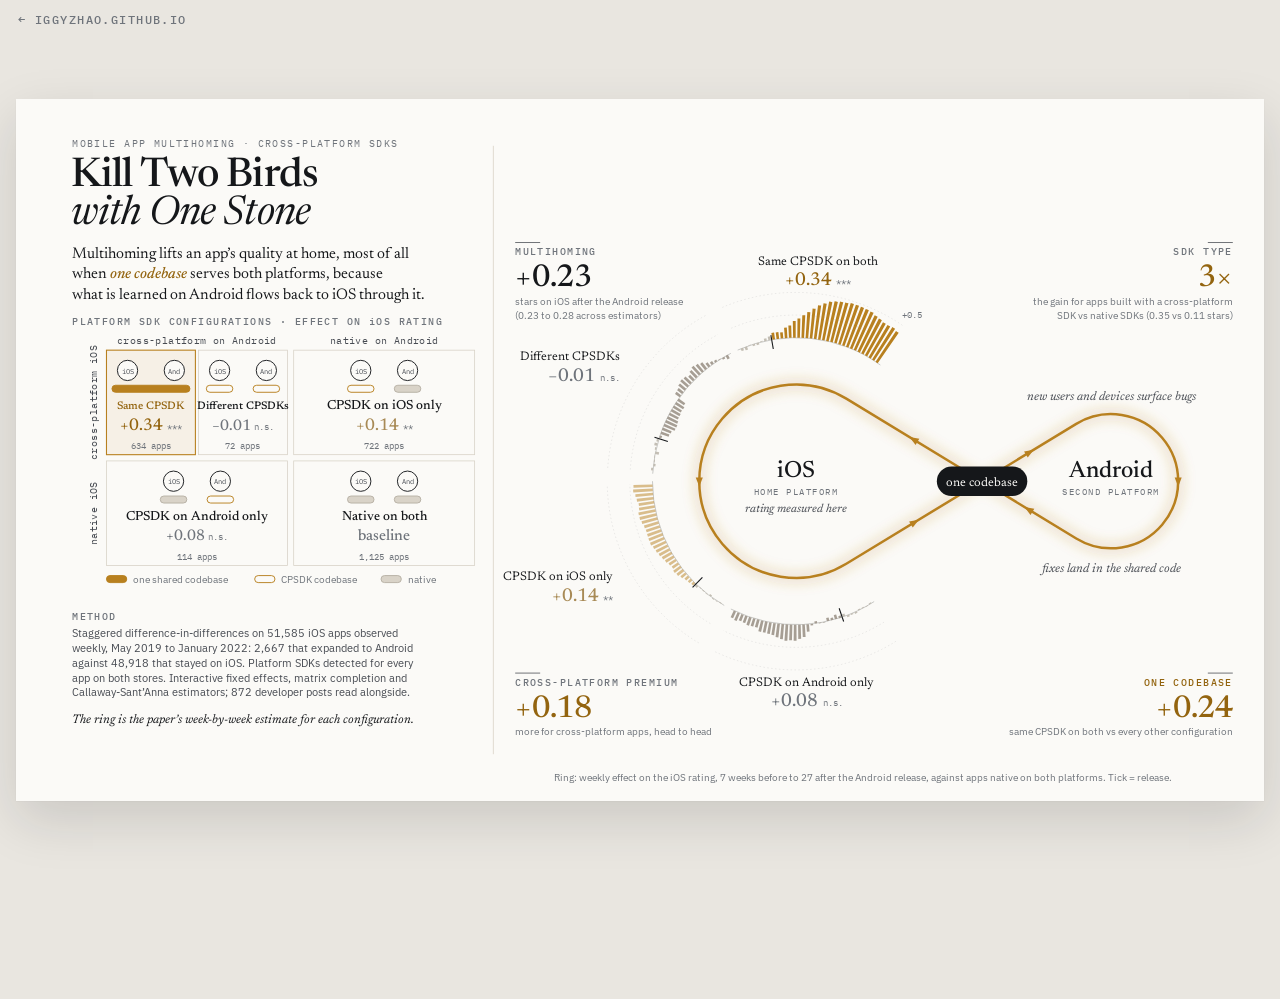
<file: figures/kill-two-birds/index.html>
<!doctype html>
<html lang="en">
<head>
<meta charset="utf-8">
<meta name="viewport" content="width=device-width, initial-scale=1">
<title>Kill Two Birds with One Stone · Ziyi Zhao</title>
<meta name="description" content="One-page summary of Kill Two Birds with One Stone: The Impact of Cross-Platform SDKs on App Quality in Multihoming.">
<script type="text/javascript">
    (function(c,l,a,r,i,t,y){
        c[a]=c[a]||function(){(c[a].q=c[a].q||[]).push(arguments)};
        t=l.createElement(r);t.async=1;t.src="https://www.clarity.ms/tag/"+i;
        y=l.getElementsByTagName(r)[0];y.parentNode.insertBefore(t,y);
    })(window, document, "clarity", "script", "wdxvq8ccnp");
</script>
<link rel="preconnect" href="https://fonts.googleapis.com"><link rel="preconnect" href="https://fonts.gstatic.com" crossorigin><link rel="stylesheet" href="https://fonts.googleapis.com/css2?family=Newsreader:ital,opsz,wght@0,6..72,400;0,6..72,500;1,6..72,400;1,6..72,500&family=IBM+Plex+Sans:wght@400;500;600&family=IBM+Plex+Mono:wght@400;500&display=swap">
<style>
html, body { background: #E9E6E0; height: 100%; margin: 0; }
body { padding: 0 16px; overflow-x: hidden; -webkit-font-smoothing: antialiased; }
.frame { margin: 16px auto; width: max-content; }
.slide { width: 1600px; height: 900px; zoom: var(--s, .5); overflow: hidden; background: #FBFAF7; box-shadow: 0 1px 2px rgba(21,23,26,.05), 0 24px 64px rgba(21,23,26,.14); }
.home { position: fixed; left: 18px; top: 14px; font: 500 12px/1 "IBM Plex Mono", ui-monospace, Menlo, monospace; letter-spacing: .12em; text-transform: uppercase; color: #6F747B; text-decoration: none; }
.home:hover { color: #15171A; }
</style>
</head>
<body>
<a class="home" href="../../#research">&#8592; iggyzhao.github.io</a>
<div class="frame" id="frame"><main class="slide"><svg class="ktb-fig" xmlns="http://www.w3.org/2000/svg" viewBox="0 0 1600 900" role="img" aria-label="Kill Two Birds with One Stone as one figure-eight. The left lobe is iOS, where app quality is measured; the right lobe is Android. The crossing is one codebase shared by both platforms. The ring around iOS shows the week-by-week effect of multihoming on iOS ratings for four SDK configurations, relative to apps built natively on both platforms.">
<style>svg.ktb-fig { --page: #E9E6E0; --bg: #FBFAF7; --ink: #15171A; --ink-2: #474B52; --soft: #6F747B; --hair: #D8D2C7; --gray: #9C9488; --teal: #1E6B66; --gold: #B8801F; --gold-ink: #93640F; --f-display: "Newsreader", "Iowan Old Style", Georgia, serif; --f-sans: "IBM Plex Sans", "Helvetica Neue", Arial, sans-serif; --f-mono: "IBM Plex Mono", ui-monospace, Menlo, Consolas, monospace; color-scheme: light; width: 100%; height: auto; display: block; }
svg.ktb-fig text { font-family: var(--f-sans); }
svg.ktb-fig .g { fill: var(--gold-ink); }
svg.ktb-fig .g2 { fill: #A88A55; }
svg.ktb-fig .m { fill: var(--soft); }
svg.ktb-fig .ink { fill: var(--ink); }
svg.ktb-fig .venue { font-family: var(--f-mono) !important; font-size: 13px; letter-spacing: .14em; fill: var(--soft); }
svg.ktb-fig .title { font-family: var(--f-display) !important; font-size: 52px; font-weight: 500; letter-spacing: -.02em; fill: var(--ink); }
svg.ktb-fig .title.it { font-style: italic; font-weight: 400; }
svg.ktb-fig .claim { font-family: var(--f-display) !important; font-size: 20px; fill: var(--ink); }
svg.ktb-fig .claim .g { font-weight: 500; font-style: italic; }
svg.ktb-fig .eb { font-family: var(--f-mono) !important; font-size: 13px; letter-spacing: .14em; fill: var(--soft); font-weight: 500; }
svg.ktb-fig .eb.g { fill: var(--gold-ink); }
svg.ktb-fig .ax { font-family: var(--f-mono) !important; font-size: 12.5px; letter-spacing: .04em; fill: var(--ink-2); }
svg.ktb-fig .mt { font-size: 14px; fill: var(--ink-2); }
svg.ktb-fig .mt.em { font-family: var(--f-display) !important; font-style: italic; font-size: 16px; fill: var(--ink); }
svg.ktb-fig .key text { font-size: 13px; fill: var(--soft); }
svg.ktb-fig .cbx { fill: none; stroke: var(--hair); stroke-width: 1; }
svg.ktb-fig .cell.best .cbx { fill: var(--gold); fill-opacity: .08; stroke: var(--gold); stroke-width: 1.4; }
svg.ktb-fig .gp { fill: var(--bg); stroke: var(--ink); stroke-width: 1.2; }
svg.ktb-fig .gpl { font-family: var(--f-mono) !important; font-size: 9px; fill: var(--ink-2); }
svg.ktb-fig .cb { stroke-width: 1.2; }
svg.ktb-fig .cb.one { fill: var(--gold); stroke: var(--gold); }
svg.ktb-fig .cb.cp { fill: var(--bg); stroke: var(--gold); }
svg.ktb-fig .cb.na { fill: #D9D3C8; stroke: #B7B0A4; }
svg.ktb-fig .cn { font-family: var(--f-display) !important; font-size: 17px; font-weight: 500; fill: var(--ink); }
svg.ktb-fig .cell.best .cn { fill: var(--gold-ink); }
svg.ktb-fig .cn.sm { font-size: 14px; }
svg.ktb-fig .cv { font-family: var(--f-display) !important; font-size: 22px; font-weight: 500; }
svg.ktb-fig .cv.m { font-size: 20px; }
svg.ktb-fig .cv .sig { font-family: var(--f-mono); font-size: 12px; font-weight: 400; fill: var(--soft); }
svg.ktb-fig .cnn { font-family: var(--f-mono) !important; font-size: 12px; fill: var(--soft); }
svg.ktb-fig .vrule { stroke: var(--hair); stroke-width: 1; }
svg.ktb-fig .guide { fill: none; stroke: var(--ink); stroke-opacity: .28; stroke-width: 1; }
svg.ktb-fig .scale { fill: none; stroke: var(--ink); stroke-opacity: .12; stroke-width: .8; stroke-dasharray: 2 3; }
svg.ktb-fig .tick { stroke: var(--ink); stroke-width: 1.4; }
svg.ktb-fig .sc-lab { font-family: var(--f-mono) !important; font-size: 11px; fill: var(--soft); }
svg.ktb-fig .sl-name { font-family: var(--f-display) !important; font-size: 16px; fill: var(--ink); }
svg.ktb-fig .sl-num { font-family: var(--f-display) !important; font-size: 24px; font-weight: 500; }
svg.ktb-fig .sl-sig { font-family: var(--f-mono); font-size: 12px; font-weight: 400; fill: var(--soft); }
svg.ktb-fig .halo { fill: none; stroke: var(--gold); stroke-width: 18; stroke-opacity: .16; }
svg.ktb-fig .inf { fill: none; stroke: var(--gold); stroke-width: 3.2; stroke-linejoin: round; }
svg.ktb-fig .ah.g { fill: var(--gold); }
svg.ktb-fig .lobe { font-family: var(--f-display) !important; font-size: 30px; font-weight: 500; fill: var(--ink); }
svg.ktb-fig .lobe-sub { font-family: var(--f-mono) !important; font-size: 12px; letter-spacing: .16em; fill: var(--soft); }
svg.ktb-fig .lobe-note { font-family: var(--f-display) !important; font-style: italic; font-size: 15px; fill: var(--ink-2); }
svg.ktb-fig .mi { font-family: var(--f-display) !important; font-style: italic; font-size: 16px; fill: var(--ink-2); }
svg.ktb-fig .stone { fill: var(--ink); }
svg.ktb-fig .stone-lab { font-family: var(--f-display) !important; font-size: 16px; fill: #FBFAF7; }
svg.ktb-fig .rule { stroke: var(--ink-2); stroke-width: 1; }
svg.ktb-fig .big { font-family: var(--f-display) !important; font-size: 40px; font-weight: 500; letter-spacing: -.01em; }
svg.ktb-fig .big.g { fill: var(--gold-ink); }
svg.ktb-fig .big.ink { fill: var(--ink); }
svg.ktb-fig .sub { font-size: 13px; fill: var(--soft); }
svg.ktb-fig .cap { font-size: 12.5px; fill: var(--soft); }</style><rect width="1600" height="900" fill="#FBFAF7"/><defs><filter id="ktb-blur" x="-20%" y="-20%" width="140%" height="140%"><feGaussianBlur stdDeviation="7"/></filter></defs>

<!-- header -->
<text class="venue" x="72" y="62">MOBILE APP MULTIHOMING &#183; CROSS-PLATFORM SDKS</text>
<text class="title" x="70" y="112">Kill Two Birds</text>
<text class="title it" x="70" y="160">with One Stone</text>
<text class="claim" x="72" y="204">Multihoming lifts an app&#8217;s quality at home, most of all</text>
<text class="claim" x="72" y="230">when <tspan class="g">one codebase</tspan> serves both platforms, because</text>
<text class="claim" x="72" y="256">what is learned on Android flows back to iOS through it.</text>

<!-- typology -->
<text class="eb" x="72" y="290">PLATFORM SDK CONFIGURATIONS &#183; EFFECT ON iOS RATING</text>
<text class="ax" x="232.0" y="314" text-anchor="middle">cross-platform on Android</text>
<text class="ax" x="472.0" y="314" text-anchor="middle">native on Android</text>
<text class="ax" transform="translate(104 389.0) rotate(-90)" text-anchor="middle">cross-platform iOS</text>
<text class="ax" transform="translate(104 531.0) rotate(-90)" text-anchor="middle">native iOS</text>
<g class="cell best"><title>Same CPSDK on both: 634 apps; effect +0.341 (***)</title><rect class="cbx" x="116" y="322" width="114.0" height="134"/><rect class="cb one" x="123.0" y="367" width="100.0" height="9" rx="4.5"/><circle class="gp" cx="143.0" cy="348" r="13"/><circle class="gp" cx="203.0" cy="348" r="13"/><text class="gpl" x="143.0" y="352" text-anchor="middle">iOS</text><text class="gpl" x="203.0" y="352" text-anchor="middle">And</text><text class="cn sm" x="173.0" y="398" text-anchor="middle">Same CPSDK</text><text class="cv g" x="173.0" y="424" text-anchor="middle">+0.34<tspan class="sig" dx="5">***</tspan></text><text class="cnn" x="173.0" y="449" text-anchor="middle">634 apps</text></g><g class="cell"><title>Different CPSDKs: 72 apps; effect -0.007 (n.s.)</title><rect class="cbx" x="234.0" y="322" width="114.0" height="134"/><rect class="cb cp" x="304.0" y="367" width="34" height="9" rx="4.5"/><rect class="cb cp" x="244.0" y="367" width="34" height="9" rx="4.5"/><circle class="gp" cx="261.0" cy="348" r="13"/><circle class="gp" cx="321.0" cy="348" r="13"/><text class="gpl" x="261.0" y="352" text-anchor="middle">iOS</text><text class="gpl" x="321.0" y="352" text-anchor="middle">And</text><text class="cn sm" x="291.0" y="398" text-anchor="middle">Different CPSDKs</text><text class="cv m" x="291.0" y="424" text-anchor="middle">&#8722;0.01<tspan class="sig" dx="5">n.s.</tspan></text><text class="cnn" x="291.0" y="449" text-anchor="middle">72 apps</text></g><g class="cell"><title>CPSDK on iOS only: 722 apps; effect +0.137 (**)</title><rect class="cbx" x="356" y="322" width="232" height="134"/><rect class="cb na" x="485.0" y="367" width="34" height="9" rx="4.5"/><rect class="cb cp" x="425.0" y="367" width="34" height="9" rx="4.5"/><circle class="gp" cx="442.0" cy="348" r="13"/><circle class="gp" cx="502.0" cy="348" r="13"/><text class="gpl" x="442.0" y="352" text-anchor="middle">iOS</text><text class="gpl" x="502.0" y="352" text-anchor="middle">And</text><text class="cn" x="472.0" y="398" text-anchor="middle">CPSDK on iOS only</text><text class="cv g2" x="472.0" y="424" text-anchor="middle">+0.14<tspan class="sig" dx="5">**</tspan></text><text class="cnn" x="472.0" y="449" text-anchor="middle">722 apps</text></g><g class="cell"><title>CPSDK on Android only: 114 apps; effect +0.081 (n.s.)</title><rect class="cbx" x="116" y="464" width="232" height="134"/><rect class="cb cp" x="245.0" y="509" width="34" height="9" rx="4.5"/><rect class="cb na" x="185.0" y="509" width="34" height="9" rx="4.5"/><circle class="gp" cx="202.0" cy="490" r="13"/><circle class="gp" cx="262.0" cy="490" r="13"/><text class="gpl" x="202.0" y="494" text-anchor="middle">iOS</text><text class="gpl" x="262.0" y="494" text-anchor="middle">And</text><text class="cn" x="232.0" y="540" text-anchor="middle">CPSDK on Android only</text><text class="cv m" x="232.0" y="566" text-anchor="middle">+0.08<tspan class="sig" dx="5">n.s.</tspan></text><text class="cnn" x="232.0" y="591" text-anchor="middle">114 apps</text></g><g class="cell"><title>Native on both: 1125 apps; effect +0.000 (baseline)</title><rect class="cbx" x="356" y="464" width="232" height="134"/><rect class="cb na" x="485.0" y="509" width="34" height="9" rx="4.5"/><rect class="cb na" x="425.0" y="509" width="34" height="9" rx="4.5"/><circle class="gp" cx="442.0" cy="490" r="13"/><circle class="gp" cx="502.0" cy="490" r="13"/><text class="gpl" x="442.0" y="494" text-anchor="middle">iOS</text><text class="gpl" x="502.0" y="494" text-anchor="middle">And</text><text class="cn" x="472.0" y="540" text-anchor="middle">Native on both</text><text class="cv m" x="472.0" y="566" text-anchor="middle">baseline</text><text class="cnn" x="472.0" y="591" text-anchor="middle">1,125 apps</text></g>
<g class="key" transform="translate(116 620)">
  <rect x="0" y="-9" width="26" height="9" rx="4.5" class="cb one"/><text x="34" y="0">one shared codebase</text>
  <rect x="190" y="-9" width="26" height="9" rx="4.5" class="cb cp"/><text x="224" y="0">CPSDK codebase</text>
  <rect x="352" y="-9" width="26" height="9" rx="4.5" class="cb na"/><text x="386" y="0">native</text>
</g>

<!-- method -->
<text class="eb" x="72" y="668">METHOD</text>
<text class="mt" x="72" y="690">Staggered difference-in-differences on 51,585 iOS apps observed</text>
<text class="mt" x="72" y="709">weekly, May 2019 to January 2022: 2,667 that expanded to Android</text>
<text class="mt" x="72" y="728">against 48,918 that stayed on iOS. Platform SDKs detected for every</text>
<text class="mt" x="72" y="747">app on both stores. Interactive fixed effects, matrix completion and</text>
<text class="mt" x="72" y="766">Callaway-Sant&#8217;Anna estimators; 872 developer posts read alongside.</text>
<text class="mt em" x="72" y="800">The ring is the paper&#8217;s week-by-week estimate for each configuration.</text>

<!-- vertical rule -->
<line class="vrule" x1="612" y1="60" x2="612" y2="840"/>

<!-- rim -->
<g class="rim"><path class="guide" d="M1100.2 644.3 A184.0 184.0 0 0 1 916.5 653.9"/><path class="scale" d="M1112.9 670.6 A213.0 213.0 0 0 1 906.6 681.4"/><path class="scale" d="M1128.2 695.2 A242.0 242.0 0 0 1 893.9 707.5"/><path d="M1095.9 645.3 L1096.6 646.6 A184.0 184.0 0 0 1 1093.8 648.3 L1093.1 647.0 A182.5 182.5 0 0 0 1095.9 645.3 Z" fill="#BDB7AC" fill-opacity="0.9"/><path d="M1091.9 648.9 L1092.3 649.6 A184.4 184.4 0 0 1 1089.4 651.3 L1089.0 650.6 A183.6 183.6 0 0 0 1091.9 648.9 Z" fill="#BDB7AC" fill-opacity="0.9"/><path d="M1086.9 651.0 L1087.4 651.9 A184.0 184.0 0 0 1 1084.5 653.4 L1084.0 652.5 A182.9 182.9 0 0 0 1086.9 651.0 Z" fill="#BDB7AC" fill-opacity="0.9"/><path d="M1082.1 653.1 L1082.7 654.4 A184.0 184.0 0 0 1 1079.8 655.8 L1079.1 654.6 A182.6 182.6 0 0 0 1082.1 653.1 Z" fill="#BDB7AC" fill-opacity="0.9"/><path d="M1077.9 656.7 L1078.9 658.7 A186.3 186.3 0 0 1 1075.8 660.1 L1074.9 658.1 A184.0 184.0 0 0 0 1077.9 656.7 Z" fill="#BDB7AC" fill-opacity="0.9"/><path d="M1073.1 658.9 L1073.7 660.3 A185.5 185.5 0 0 1 1070.6 661.6 L1070.0 660.2 A184.0 184.0 0 0 0 1073.1 658.9 Z" fill="#BDB7AC" fill-opacity="0.9"/><path d="M1068.2 660.9 L1069.0 663.1 A186.3 186.3 0 0 1 1065.9 664.3 L1065.1 662.1 A184.0 184.0 0 0 0 1068.2 660.9 Z" fill="#BDB7AC" fill-opacity="0.9"/><path d="M1062.0 659.5 L1063.2 662.8 A184.0 184.0 0 0 1 1060.1 663.9 L1058.9 660.6 A180.5 180.5 0 0 0 1062.0 659.5 Z" fill="#BDB7AC" fill-opacity="0.9"/><path d="M1057.3 662.0 L1058.2 664.6 A184.0 184.0 0 0 1 1055.0 665.6 L1054.2 663.0 A181.3 181.3 0 0 0 1057.3 662.0 Z" fill="var(--gray)" fill-opacity="0.9"/><path d="M1051.5 660.8 L1053.1 666.2 A184.0 184.0 0 0 1 1049.9 667.1 L1048.4 661.7 A178.3 178.3 0 0 0 1051.5 660.8 Z" fill="var(--gray)" fill-opacity="0.9"/><path d="M1047.2 664.8 L1048.0 667.6 A184.0 184.0 0 0 1 1044.8 668.5 L1044.1 665.6 A181.0 181.0 0 0 0 1047.2 664.8 Z" fill="var(--gray)" fill-opacity="0.9"/><path d="M1041.8 664.6 L1042.8 668.9 A184.0 184.0 0 0 1 1039.6 669.7 L1038.6 665.3 A179.5 179.5 0 0 0 1041.8 664.6 Z" fill="var(--gray)" fill-opacity="0.9"/><path d="M1037.6 670.1 L1037.8 670.9 A184.8 184.8 0 0 1 1034.5 671.5 L1034.4 670.8 A184.0 184.0 0 0 0 1037.6 670.1 Z" fill="var(--gray)" fill-opacity="0.9"/><path d="M1032.4 671.1 L1032.5 671.9 A184.8 184.8 0 0 1 1029.3 672.5 L1029.1 671.7 A184.0 184.0 0 0 0 1032.4 671.1 Z" fill="var(--gray)" fill-opacity="0.9"/><path d="M1026.8 669.3 L1027.1 672.0 A184.0 184.0 0 0 1 1023.9 672.4 L1023.5 669.8 A181.3 181.3 0 0 0 1026.8 669.3 Z" fill="var(--gray)" fill-opacity="0.9"/><path d="M1021.9 672.7 L1022.1 674.7 A186.0 186.0 0 0 1 1018.8 675.0 L1018.6 673.1 A184.0 184.0 0 0 0 1021.9 672.7 Z" fill="var(--gray)" fill-opacity="0.9"/><path d="M1016.6 673.3 L1017.4 682.8 A193.6 193.6 0 0 1 1014.0 683.1 L1013.3 673.5 A184.0 184.0 0 0 0 1016.6 673.3 Z" fill="var(--gray)" fill-opacity="0.9"/><path d="M1011.3 673.7 L1012.3 689.7 A200.0 200.0 0 0 1 1008.7 689.9 L1008.0 673.8 A184.0 184.0 0 0 0 1011.3 673.7 Z" fill="var(--gray)" fill-opacity="0.9"/><path d="M1006.0 673.9 L1006.6 692.1 A202.2 202.2 0 0 1 1002.9 692.2 L1002.7 674.0 A184.0 184.0 0 0 0 1006.0 673.9 Z" fill="var(--gray)" fill-opacity="0.9"/><path d="M1000.6 674.0 L1000.7 694.6 A204.7 204.7 0 0 1 997.0 694.6 L997.3 674.0 A184.0 184.0 0 0 0 1000.6 674.0 Z" fill="var(--gray)" fill-opacity="0.9"/><path d="M995.3 673.9 L994.8 694.0 A204.0 204.0 0 0 1 991.2 693.9 L992.0 673.8 A184.0 184.0 0 0 0 995.3 673.9 Z" fill="var(--gray)" fill-opacity="0.9"/><path d="M990.0 673.7 L988.9 694.6 A204.9 204.9 0 0 1 985.2 694.4 L986.7 673.5 A184.0 184.0 0 0 0 990.0 673.7 Z" fill="var(--gray)" fill-opacity="0.9"/><path d="M984.7 673.4 L983.1 692.5 A203.2 203.2 0 0 1 979.5 692.2 L981.4 673.1 A184.0 184.0 0 0 0 984.7 673.4 Z" fill="var(--gray)" fill-opacity="0.9"/><path d="M979.4 672.8 L977.4 690.3 A201.6 201.6 0 0 1 973.8 689.9 L976.1 672.4 A184.0 184.0 0 0 0 979.4 672.8 Z" fill="var(--gray)" fill-opacity="0.9"/><path d="M974.1 672.2 L971.9 687.5 A199.5 199.5 0 0 1 968.4 687.0 L970.9 671.7 A184.0 184.0 0 0 0 974.1 672.2 Z" fill="var(--gray)" fill-opacity="0.9"/><path d="M968.9 671.3 L966.4 685.8 A198.6 198.6 0 0 1 962.9 685.1 L965.6 670.8 A184.0 184.0 0 0 0 968.9 671.3 Z" fill="var(--gray)" fill-opacity="0.9"/><path d="M963.6 670.4 L960.8 684.2 A198.1 198.1 0 0 1 957.4 683.5 L960.4 669.7 A184.0 184.0 0 0 0 963.6 670.4 Z" fill="var(--gray)" fill-opacity="0.9"/><path d="M958.4 669.2 L955.2 683.2 A198.3 198.3 0 0 1 951.7 682.3 L955.2 668.5 A184.0 184.0 0 0 0 958.4 669.2 Z" fill="var(--gray)" fill-opacity="0.9"/><path d="M953.3 668.0 L950.6 677.9 A194.3 194.3 0 0 1 947.3 677.0 L950.1 667.1 A184.0 184.0 0 0 0 953.3 668.0 Z" fill="var(--gray)" fill-opacity="0.9"/><path d="M948.1 666.5 L945.2 676.4 A194.3 194.3 0 0 1 941.9 675.4 L945.0 665.6 A184.0 184.0 0 0 0 948.1 666.5 Z" fill="var(--gray)" fill-opacity="0.9"/><path d="M943.1 665.0 L939.7 675.2 A194.8 194.8 0 0 1 936.4 674.1 L939.9 663.9 A184.0 184.0 0 0 0 943.1 665.0 Z" fill="var(--gray)" fill-opacity="0.9"/><path d="M938.0 663.2 L934.9 671.9 A193.2 193.2 0 0 1 931.7 670.7 L934.9 662.1 A184.0 184.0 0 0 0 938.0 663.2 Z" fill="var(--gray)" fill-opacity="0.9"/><path d="M933.0 661.4 L929.8 669.7 A192.9 192.9 0 0 1 926.6 668.4 L930.0 660.2 A184.0 184.0 0 0 0 933.0 661.4 Z" fill="var(--gray)" fill-opacity="0.9"/><path d="M928.1 659.4 L923.9 669.3 A194.8 194.8 0 0 1 920.7 667.9 L925.1 658.1 A184.0 184.0 0 0 0 928.1 659.4 Z" fill="var(--gray)" fill-opacity="0.9"/><path d="M923.2 657.2 L919.3 665.8 A193.4 193.4 0 0 1 916.2 664.3 L920.2 655.8 A184.0 184.0 0 0 0 923.2 657.2 Z" fill="var(--gray)" fill-opacity="0.9"/><line class="tick" x1="1055.3" y1="652.9" x2="1061.1" y2="669.9"/><path class="guide" d="M908.0 649.3 A184.0 184.0 0 0 1 816.0 490.0"/><path class="scale" d="M890.3 672.6 A213.0 213.0 0 0 1 787.0 493.7"/><path class="scale" d="M875.4 697.4 A242.0 242.0 0 0 1 758.0 494.2"/><path d="M904.9 646.4 L904.4 647.2 A184.0 184.0 0 0 1 901.6 645.5 L902.1 644.6 A183.0 183.0 0 0 0 904.9 646.4 Z" fill="#BDB7AC" fill-opacity="0.9"/><path d="M899.9 644.4 L899.4 645.0 A184.8 184.8 0 0 1 896.7 643.2 L897.1 642.5 A184.0 184.0 0 0 0 899.9 644.4 Z" fill="#BDB7AC" fill-opacity="0.9"/><path d="M895.4 641.4 L894.9 642.2 A185.0 185.0 0 0 1 892.2 640.3 L892.7 639.5 A184.0 184.0 0 0 0 895.4 641.4 Z" fill="#BDB7AC" fill-opacity="0.9"/><path d="M892.4 636.6 L891.1 638.3 A184.0 184.0 0 0 1 888.5 636.3 L889.8 634.6 A181.8 181.8 0 0 0 892.4 636.6 Z" fill="#BDB7AC" fill-opacity="0.9"/><path d="M887.0 634.9 L886.5 635.6 A184.6 184.6 0 0 1 883.9 633.5 L884.4 632.9 A183.8 183.8 0 0 0 887.0 634.9 Z" fill="#BDB7AC" fill-opacity="0.9"/><path d="M883.0 631.5 L882.5 632.1 A184.4 184.4 0 0 1 879.9 630.0 L880.4 629.3 A183.6 183.6 0 0 0 883.0 631.5 Z" fill="#BDB7AC" fill-opacity="0.9"/><path d="M879.0 627.9 L878.5 628.5 A184.3 184.3 0 0 1 876.0 626.3 L876.5 625.7 A183.5 183.5 0 0 0 879.0 627.9 Z" fill="#BDB7AC" fill-opacity="0.9"/><path d="M874.7 624.8 L872.8 626.8 A186.8 186.8 0 0 1 870.4 624.5 L872.3 622.5 A184.0 184.0 0 0 0 874.7 624.8 Z" fill="#BDB7AC" fill-opacity="0.9"/><path d="M870.9 621.1 L868.2 623.8 A187.8 187.8 0 0 1 865.8 621.4 L868.5 618.7 A184.0 184.0 0 0 0 870.9 621.1 Z" fill="var(--gold)" fill-opacity="0.5"/><path d="M867.1 617.3 L863.6 620.6 A188.8 188.8 0 0 1 861.3 618.2 L864.9 614.9 A184.0 184.0 0 0 0 867.1 617.3 Z" fill="var(--gold)" fill-opacity="0.5"/><path d="M863.5 613.4 L859.2 617.3 A189.8 189.8 0 0 1 857.0 614.7 L861.3 610.9 A184.0 184.0 0 0 0 863.5 613.4 Z" fill="var(--gold)" fill-opacity="0.5"/><path d="M860.0 609.4 L854.0 614.5 A191.9 191.9 0 0 1 851.8 611.9 L857.9 606.9 A184.0 184.0 0 0 0 860.0 609.4 Z" fill="var(--gold)" fill-opacity="0.5"/><path d="M856.6 605.3 L848.8 611.5 A193.9 193.9 0 0 1 846.7 608.8 L854.6 602.7 A184.0 184.0 0 0 0 856.6 605.3 Z" fill="var(--gold)" fill-opacity="0.5"/><path d="M853.3 601.1 L844.6 607.7 A195.0 195.0 0 0 1 842.5 604.9 L851.4 598.5 A184.0 184.0 0 0 0 853.3 601.1 Z" fill="var(--gold)" fill-opacity="0.5"/><path d="M850.2 596.8 L842.7 602.2 A193.2 193.2 0 0 1 840.7 599.3 L848.3 594.1 A184.0 184.0 0 0 0 850.2 596.8 Z" fill="var(--gold)" fill-opacity="0.5"/><path d="M847.1 592.4 L838.5 598.2 A194.4 194.4 0 0 1 836.6 595.3 L845.3 589.7 A184.0 184.0 0 0 0 847.1 592.4 Z" fill="var(--gold)" fill-opacity="0.5"/><path d="M844.3 588.0 L833.8 594.5 A196.3 196.3 0 0 1 832.0 591.5 L842.5 585.2 A184.0 184.0 0 0 0 844.3 588.0 Z" fill="var(--gold)" fill-opacity="0.5"/><path d="M841.5 583.4 L829.7 590.4 A197.7 197.7 0 0 1 827.9 587.3 L839.8 580.6 A184.0 184.0 0 0 0 841.5 583.4 Z" fill="var(--gold)" fill-opacity="0.5"/><path d="M838.8 578.8 L825.6 586.1 A199.1 199.1 0 0 1 823.9 583.0 L837.3 575.9 A184.0 184.0 0 0 0 838.8 578.8 Z" fill="var(--gold)" fill-opacity="0.5"/><path d="M836.3 574.1 L821.7 581.6 A200.5 200.5 0 0 1 820.1 578.4 L834.9 571.2 A184.0 184.0 0 0 0 836.3 574.1 Z" fill="var(--gold)" fill-opacity="0.5"/><path d="M834.0 569.3 L818.1 576.9 A201.6 201.6 0 0 1 816.6 573.6 L832.6 566.3 A184.0 184.0 0 0 0 834.0 569.3 Z" fill="var(--gold)" fill-opacity="0.5"/><path d="M831.8 564.5 L814.2 572.3 A203.2 203.2 0 0 1 812.8 568.9 L830.4 561.5 A184.0 184.0 0 0 0 831.8 564.5 Z" fill="var(--gold)" fill-opacity="0.5"/><path d="M829.7 559.6 L812.1 566.8 A203.0 203.0 0 0 1 810.7 563.4 L828.5 556.5 A184.0 184.0 0 0 0 829.7 559.6 Z" fill="var(--gold)" fill-opacity="0.5"/><path d="M827.7 554.7 L810.2 561.2 A202.7 202.7 0 0 1 809.0 557.8 L826.6 551.6 A184.0 184.0 0 0 0 827.7 554.7 Z" fill="var(--gold)" fill-opacity="0.5"/><path d="M825.9 549.6 L808.6 555.6 A202.4 202.4 0 0 1 807.4 552.2 L824.9 546.5 A184.0 184.0 0 0 0 825.9 549.6 Z" fill="var(--gold)" fill-opacity="0.5"/><path d="M824.3 544.6 L806.1 550.2 A203.1 203.1 0 0 1 805.0 546.8 L823.3 541.4 A184.0 184.0 0 0 0 824.3 544.6 Z" fill="var(--gold)" fill-opacity="0.5"/><path d="M822.8 539.5 L802.9 545.0 A204.7 204.7 0 0 1 801.9 541.5 L821.9 536.3 A184.0 184.0 0 0 0 822.8 539.5 Z" fill="var(--gold)" fill-opacity="0.5"/><path d="M821.4 534.3 L800.1 539.6 A205.9 205.9 0 0 1 799.3 536.0 L820.7 531.1 A184.0 184.0 0 0 0 821.4 534.3 Z" fill="var(--gold)" fill-opacity="0.5"/><path d="M820.2 529.2 L798.6 533.8 A206.1 206.1 0 0 1 797.9 530.2 L819.5 525.9 A184.0 184.0 0 0 0 820.2 529.2 Z" fill="var(--gold)" fill-opacity="0.5"/><path d="M819.2 523.9 L799.2 527.7 A204.3 204.3 0 0 1 798.5 524.1 L818.6 520.7 A184.0 184.0 0 0 0 819.2 523.9 Z" fill="var(--gold)" fill-opacity="0.5"/><path d="M818.3 518.7 L798.7 521.8 A203.8 203.8 0 0 1 798.2 518.2 L817.8 515.4 A184.0 184.0 0 0 0 818.3 518.7 Z" fill="var(--gold)" fill-opacity="0.5"/><path d="M817.5 513.4 L796.2 516.2 A205.5 205.5 0 0 1 795.7 512.5 L817.1 510.1 A184.0 184.0 0 0 0 817.5 513.4 Z" fill="var(--gold)" fill-opacity="0.5"/><path d="M816.9 508.1 L794.3 510.4 A206.7 206.7 0 0 1 794.0 506.7 L816.6 504.8 A184.0 184.0 0 0 0 816.9 508.1 Z" fill="var(--gold)" fill-opacity="0.5"/><path d="M816.4 502.8 L791.4 504.6 A209.1 209.1 0 0 1 791.1 500.8 L816.2 499.5 A184.0 184.0 0 0 0 816.4 502.8 Z" fill="var(--gold)" fill-opacity="0.5"/><path d="M816.2 497.5 L791.7 498.5 A208.4 208.4 0 0 1 791.6 494.8 L816.0 494.2 A184.0 184.0 0 0 0 816.2 497.5 Z" fill="var(--gold)" fill-opacity="0.5"/><line class="tick" x1="880.0" y1="613.2" x2="867.4" y2="626.1"/><path class="guide" d="M816.3 480.4 A184.0 184.0 0 0 1 916.5 326.1"/><path class="scale" d="M787.5 475.1 A213.0 213.0 0 0 1 900.0 301.9"/><path class="scale" d="M758.6 473.1 A242.0 242.0 0 0 1 886.4 276.3"/><path d="M816.5 476.2 L814.1 476.0 A186.4 186.4 0 0 1 814.4 472.6 L816.8 472.9 A184.0 184.0 0 0 0 816.5 476.2 Z" fill="#BDB7AC" fill-opacity="0.9"/><path d="M819.7 471.1 L817.0 470.9 A184.0 184.0 0 0 1 817.4 467.6 L820.1 467.9 A181.2 181.2 0 0 0 819.7 471.1 Z" fill="#BDB7AC" fill-opacity="0.9"/><path d="M818.8 465.7 L817.6 465.6 A184.0 184.0 0 0 1 818.1 462.3 L819.3 462.5 A182.8 182.8 0 0 0 818.8 465.7 Z" fill="#BDB7AC" fill-opacity="0.9"/><path d="M818.8 460.4 L818.0 460.2 A184.4 184.4 0 0 1 818.6 457.0 L819.3 457.1 A183.6 183.6 0 0 0 818.8 460.4 Z" fill="#BDB7AC" fill-opacity="0.9"/><path d="M823.9 456.0 L819.3 455.1 A184.0 184.0 0 0 1 820.0 451.8 L824.6 452.8 A179.3 179.3 0 0 0 823.9 456.0 Z" fill="#BDB7AC" fill-opacity="0.9"/><path d="M820.4 449.9 L818.9 449.5 A185.6 185.6 0 0 1 819.6 446.3 L821.2 446.6 A184.0 184.0 0 0 0 820.4 449.9 Z" fill="#BDB7AC" fill-opacity="0.9"/><path d="M821.7 444.7 L818.2 443.8 A187.6 187.6 0 0 1 819.0 440.5 L822.5 441.5 A184.0 184.0 0 0 0 821.7 444.7 Z" fill="#BDB7AC" fill-opacity="0.9"/><path d="M823.1 439.5 L820.9 438.9 A186.3 186.3 0 0 1 821.8 435.7 L824.0 436.4 A184.0 184.0 0 0 0 823.1 439.5 Z" fill="#BDB7AC" fill-opacity="0.9"/><path d="M827.3 435.3 L824.6 434.4 A184.0 184.0 0 0 1 825.6 431.3 L828.4 432.2 A181.1 181.1 0 0 0 827.3 435.3 Z" fill="var(--gray)" fill-opacity="0.9"/><path d="M836.6 433.0 L826.3 429.4 A184.0 184.0 0 0 1 827.4 426.3 L837.7 430.1 A173.0 173.0 0 0 0 836.6 433.0 Z" fill="var(--gray)" fill-opacity="0.9"/><path d="M839.5 428.7 L828.1 424.4 A184.0 184.0 0 0 1 829.3 421.3 L840.6 425.9 A171.8 171.8 0 0 0 839.5 428.7 Z" fill="var(--gray)" fill-opacity="0.9"/><path d="M844.3 425.4 L830.1 419.5 A184.0 184.0 0 0 1 831.4 416.4 L845.5 422.6 A168.5 168.5 0 0 0 844.3 425.4 Z" fill="var(--gray)" fill-opacity="0.9"/><path d="M846.6 421.1 L832.2 414.6 A184.0 184.0 0 0 1 833.6 411.6 L847.9 418.3 A168.2 168.2 0 0 0 846.6 421.1 Z" fill="var(--gray)" fill-opacity="0.9"/><path d="M847.7 416.2 L834.4 409.8 A184.0 184.0 0 0 1 835.9 406.8 L849.0 413.5 A169.3 169.3 0 0 0 847.7 416.2 Z" fill="var(--gray)" fill-opacity="0.9"/><path d="M848.4 411.0 L836.8 405.0 A184.0 184.0 0 0 1 838.4 402.1 L849.9 408.3 A170.9 170.9 0 0 0 848.4 411.0 Z" fill="var(--gray)" fill-opacity="0.9"/><path d="M850.6 406.6 L839.3 400.3 A184.0 184.0 0 0 1 841.0 397.4 L852.2 404.0 A171.1 171.1 0 0 0 850.6 406.6 Z" fill="var(--gray)" fill-opacity="0.9"/><path d="M852.2 401.8 L842.0 395.7 A184.0 184.0 0 0 1 843.7 392.9 L853.8 399.2 A172.1 172.1 0 0 0 852.2 401.8 Z" fill="var(--gray)" fill-opacity="0.9"/><path d="M855.2 397.8 L844.8 391.2 A184.0 184.0 0 0 1 846.6 388.4 L856.9 395.2 A171.6 171.6 0 0 0 855.2 397.8 Z" fill="var(--gray)" fill-opacity="0.9"/><path d="M856.3 392.6 L847.7 386.7 A184.0 184.0 0 0 1 849.6 384.0 L858.1 390.0 A173.6 173.6 0 0 0 856.3 392.6 Z" fill="var(--gray)" fill-opacity="0.9"/><path d="M850.8 382.4 L844.9 378.1 A191.3 191.3 0 0 1 846.9 375.3 L852.7 379.7 A184.0 184.0 0 0 0 850.8 382.4 Z" fill="var(--gray)" fill-opacity="0.9"/><path d="M853.9 378.1 L847.6 373.3 A192.0 192.0 0 0 1 849.7 370.5 L856.0 375.5 A184.0 184.0 0 0 0 853.9 378.1 Z" fill="var(--gray)" fill-opacity="0.9"/><path d="M857.2 373.9 L849.0 367.2 A194.6 194.6 0 0 1 851.3 364.6 L859.3 371.4 A184.0 184.0 0 0 0 857.2 373.9 Z" fill="var(--gray)" fill-opacity="0.9"/><path d="M860.7 369.8 L851.5 361.9 A196.1 196.1 0 0 1 853.8 359.3 L862.8 367.4 A184.0 184.0 0 0 0 860.7 369.8 Z" fill="var(--gray)" fill-opacity="0.9"/><path d="M864.2 365.9 L855.9 358.3 A195.2 195.2 0 0 1 858.3 355.7 L866.4 363.4 A184.0 184.0 0 0 0 864.2 365.9 Z" fill="var(--gray)" fill-opacity="0.9"/><path d="M867.8 362.0 L861.8 356.1 A192.5 192.5 0 0 1 864.2 353.6 L870.2 359.6 A184.0 184.0 0 0 0 867.8 362.0 Z" fill="var(--gray)" fill-opacity="0.9"/><path d="M871.6 358.2 L863.4 349.8 A195.8 195.8 0 0 1 865.9 347.3 L874.0 355.9 A184.0 184.0 0 0 0 871.6 358.2 Z" fill="var(--gray)" fill-opacity="0.9"/><path d="M875.5 354.6 L866.0 344.3 A198.0 198.0 0 0 1 868.6 341.9 L877.9 352.3 A184.0 184.0 0 0 0 875.5 354.6 Z" fill="var(--gray)" fill-opacity="0.9"/><path d="M879.4 351.0 L871.3 341.6 A196.4 196.4 0 0 1 874.0 339.3 L881.9 348.9 A184.0 184.0 0 0 0 879.4 351.0 Z" fill="var(--gray)" fill-opacity="0.9"/><path d="M883.5 347.6 L877.1 339.8 A194.0 194.0 0 0 1 879.9 337.6 L886.1 345.5 A184.0 184.0 0 0 0 883.5 347.6 Z" fill="var(--gray)" fill-opacity="0.9"/><path d="M887.7 344.3 L883.9 339.4 A190.1 190.1 0 0 1 886.6 337.4 L890.3 342.3 A184.0 184.0 0 0 0 887.7 344.3 Z" fill="var(--gray)" fill-opacity="0.9"/><path d="M891.9 341.1 L889.6 338.0 A187.9 187.9 0 0 1 892.4 336.0 L894.6 339.2 A184.0 184.0 0 0 0 891.9 341.1 Z" fill="var(--gray)" fill-opacity="0.9"/><path d="M896.3 338.0 L894.9 336.0 A186.5 186.5 0 0 1 897.6 334.1 L899.0 336.2 A184.0 184.0 0 0 0 896.3 338.0 Z" fill="var(--gray)" fill-opacity="0.9"/><path d="M900.7 335.1 L900.3 334.4 A184.8 184.8 0 0 1 903.1 332.7 L903.5 333.3 A184.0 184.0 0 0 0 900.7 335.1 Z" fill="var(--gray)" fill-opacity="0.9"/><path d="M906.4 334.2 L905.2 332.3 A184.0 184.0 0 0 1 908.1 330.6 L909.2 332.6 A181.7 181.7 0 0 0 906.4 334.2 Z" fill="var(--gray)" fill-opacity="0.9"/><path d="M912.3 334.0 L909.8 329.6 A184.0 184.0 0 0 1 912.7 328.0 L915.1 332.4 A179.0 179.0 0 0 0 912.3 334.0 Z" fill="var(--gray)" fill-opacity="0.9"/><line class="tick" x1="835.7" y1="439.0" x2="818.6" y2="433.6"/><path class="guide" d="M925.2 321.9 A184.0 184.0 0 0 1 1108.2 341.1"/><path class="scale" d="M916.8 293.9 A213.0 213.0 0 0 1 1122.2 315.5"/><path class="scale" d="M905.4 267.2 A242.0 242.0 0 0 1 1138.8 291.8"/><path d="M930.3 323.2 L929.0 320.2 A184.0 184.0 0 0 1 932.1 319.0 L933.3 322.0 A180.7 180.7 0 0 0 930.3 323.2 Z" fill="#BDB7AC" fill-opacity="0.9"/><path d="M935.5 322.2 L934.0 318.3 A184.0 184.0 0 0 1 937.1 317.1 L938.5 321.1 A179.8 179.8 0 0 0 935.5 322.2 Z" fill="#BDB7AC" fill-opacity="0.9"/><path d="M939.0 316.4 L938.7 315.7 A184.8 184.8 0 0 1 941.8 314.6 L942.1 315.3 A184.0 184.0 0 0 0 939.0 316.4 Z" fill="#BDB7AC" fill-opacity="0.9"/><path d="M944.8 317.0 L944.0 314.7 A184.0 184.0 0 0 1 947.2 313.7 L947.9 316.1 A181.6 181.6 0 0 0 944.8 317.0 Z" fill="#BDB7AC" fill-opacity="0.9"/><path d="M949.9 315.8 L949.1 313.2 A184.0 184.0 0 0 1 952.3 312.3 L953.0 314.9 A181.3 181.3 0 0 0 949.9 315.8 Z" fill="#BDB7AC" fill-opacity="0.9"/><path d="M954.2 311.8 L954.0 310.8 A185.0 185.0 0 0 1 957.2 310.0 L957.4 311.0 A184.0 184.0 0 0 0 954.2 311.8 Z" fill="#BDB7AC" fill-opacity="0.9"/><path d="M959.4 310.5 L958.7 307.4 A187.2 187.2 0 0 1 962.0 306.7 L962.6 309.8 A184.0 184.0 0 0 0 959.4 310.5 Z" fill="#BDB7AC" fill-opacity="0.9"/><path d="M964.6 309.4 L963.7 304.9 A188.6 188.6 0 0 1 967.1 304.3 L967.9 308.8 A184.0 184.0 0 0 0 964.6 309.4 Z" fill="#BDB7AC" fill-opacity="0.9"/><path d="M969.9 308.5 L968.4 300.0 A192.6 192.6 0 0 1 971.9 299.4 L973.1 308.0 A184.0 184.0 0 0 0 969.9 308.5 Z" fill="var(--gold)" fill-opacity="1.0"/><path d="M975.1 307.7 L974.0 299.2 A192.6 192.6 0 0 1 977.4 298.8 L978.4 307.3 A184.0 184.0 0 0 0 975.1 307.7 Z" fill="var(--gold)" fill-opacity="1.0"/><path d="M980.4 307.0 L979.6 299.3 A191.8 191.8 0 0 1 983.0 299.0 L983.7 306.7 A184.0 184.0 0 0 0 980.4 307.0 Z" fill="var(--gold)" fill-opacity="1.0"/><path d="M985.7 306.6 L984.7 293.4 A197.2 197.2 0 0 1 988.2 293.1 L989.0 306.3 A184.0 184.0 0 0 0 985.7 306.6 Z" fill="var(--gold)" fill-opacity="1.0"/><path d="M991.0 306.2 L990.2 290.4 A199.8 199.8 0 0 1 993.8 290.3 L994.3 306.1 A184.0 184.0 0 0 0 991.0 306.2 Z" fill="var(--gold)" fill-opacity="1.0"/><path d="M996.3 306.0 L995.9 284.5 A205.5 205.5 0 0 1 999.6 284.5 L999.6 306.0 A184.0 184.0 0 0 0 996.3 306.0 Z" fill="var(--gold)" fill-opacity="1.0"/><path d="M1001.7 306.0 L1001.9 281.4 A208.6 208.6 0 0 1 1005.6 281.5 L1005.0 306.1 A184.0 184.0 0 0 0 1001.7 306.0 Z" fill="var(--gold)" fill-opacity="1.0"/><path d="M1007.0 306.1 L1008.1 277.3 A212.9 212.9 0 0 1 1011.9 277.4 L1010.3 306.3 A184.0 184.0 0 0 0 1007.0 306.1 Z" fill="var(--gold)" fill-opacity="1.0"/><path d="M1012.3 306.4 L1014.5 273.0 A217.5 217.5 0 0 1 1018.4 273.3 L1015.6 306.7 A184.0 184.0 0 0 0 1012.3 306.4 Z" fill="var(--gold)" fill-opacity="1.0"/><path d="M1017.6 306.8 L1021.3 268.6 A222.4 222.4 0 0 1 1025.2 269.0 L1020.9 307.2 A184.0 184.0 0 0 0 1017.6 306.8 Z" fill="var(--gold)" fill-opacity="1.0"/><path d="M1022.9 307.4 L1028.3 264.3 A227.4 227.4 0 0 1 1032.3 264.9 L1026.2 307.9 A184.0 184.0 0 0 0 1022.9 307.4 Z" fill="var(--gold)" fill-opacity="1.0"/><path d="M1028.2 308.2 L1035.3 261.7 A231.0 231.0 0 0 1 1039.4 262.4 L1031.4 308.7 A184.0 184.0 0 0 0 1028.2 308.2 Z" fill="var(--gold)" fill-opacity="1.0"/><path d="M1033.4 309.1 L1042.5 259.7 A234.2 234.2 0 0 1 1046.6 260.5 L1036.6 309.7 A184.0 184.0 0 0 0 1033.4 309.1 Z" fill="var(--gold)" fill-opacity="1.0"/><path d="M1038.6 310.1 L1049.5 259.3 A236.0 236.0 0 0 1 1053.7 260.2 L1041.8 310.8 A184.0 184.0 0 0 0 1038.6 310.1 Z" fill="var(--gold)" fill-opacity="1.0"/><path d="M1043.8 311.3 L1056.5 259.7 A237.1 237.1 0 0 1 1060.6 260.7 L1047.0 312.1 A184.0 184.0 0 0 0 1043.8 311.3 Z" fill="var(--gold)" fill-opacity="1.0"/><path d="M1049.0 312.6 L1063.2 260.9 A237.7 237.7 0 0 1 1067.3 262.0 L1052.1 313.5 A184.0 184.0 0 0 0 1049.0 312.6 Z" fill="var(--gold)" fill-opacity="1.0"/><path d="M1054.1 314.1 L1070.2 261.6 A239.0 239.0 0 0 1 1074.3 262.9 L1057.2 315.1 A184.0 184.0 0 0 0 1054.1 314.1 Z" fill="var(--gold)" fill-opacity="1.0"/><path d="M1059.1 315.8 L1076.8 263.7 A239.0 239.0 0 0 1 1080.8 265.1 L1062.2 316.8 A184.0 184.0 0 0 0 1059.1 315.8 Z" fill="var(--gold)" fill-opacity="1.0"/><path d="M1064.1 317.5 L1083.2 266.3 A238.7 238.7 0 0 1 1087.2 267.8 L1067.2 318.7 A184.0 184.0 0 0 0 1064.1 317.5 Z" fill="var(--gold)" fill-opacity="1.0"/><path d="M1069.1 319.5 L1089.4 269.3 A238.1 238.1 0 0 1 1093.4 270.9 L1072.1 320.7 A184.0 184.0 0 0 0 1069.1 319.5 Z" fill="var(--gold)" fill-opacity="1.0"/><path d="M1074.0 321.5 L1095.6 272.4 A237.7 237.7 0 0 1 1099.5 274.1 L1077.0 322.9 A184.0 184.0 0 0 0 1074.0 321.5 Z" fill="var(--gold)" fill-opacity="1.0"/><path d="M1078.8 323.7 L1100.9 277.2 A235.5 235.5 0 0 1 1104.7 279.1 L1081.8 325.2 A184.0 184.0 0 0 0 1078.8 323.7 Z" fill="var(--gold)" fill-opacity="1.0"/><path d="M1083.6 326.1 L1106.3 281.5 A234.0 234.0 0 0 1 1110.1 283.5 L1086.5 327.6 A184.0 184.0 0 0 0 1083.6 326.1 Z" fill="var(--gold)" fill-opacity="1.0"/><path d="M1088.3 328.6 L1111.5 286.3 A232.2 232.2 0 0 1 1115.1 288.3 L1091.2 330.2 A184.0 184.0 0 0 0 1088.3 328.6 Z" fill="var(--gold)" fill-opacity="1.0"/><path d="M1093.0 331.2 L1117.3 289.7 A232.1 232.1 0 0 1 1120.8 291.8 L1095.8 332.9 A184.0 184.0 0 0 0 1093.0 331.2 Z" fill="var(--gold)" fill-opacity="1.0"/><path d="M1097.5 334.0 L1123.6 292.2 A233.2 233.2 0 0 1 1127.1 294.5 L1100.3 335.7 A184.0 184.0 0 0 0 1097.5 334.0 Z" fill="var(--gold)" fill-opacity="1.0"/><path d="M1102.0 336.8 L1128.2 297.4 A231.4 231.4 0 0 1 1131.7 299.7 L1104.7 338.7 A184.0 184.0 0 0 0 1102.0 336.8 Z" fill="var(--gold)" fill-opacity="1.0"/><line class="tick" x1="970.9" y1="320.5" x2="967.8" y2="302.7"/></g>
<text class="sc-lab" x="1136" y="281">+0.5</text>
<text class="sl-name" x="1014" y="752" text-anchor="middle">CPSDK on Android only</text><text class="sl-num m" x="1014" y="778" text-anchor="middle">+0.08<tspan class="sl-sig" dx="6">n.s.</tspan></text><text class="sl-name" x="766" y="617" text-anchor="end">CPSDK on iOS only</text><text class="sl-num g2" x="766" y="643" text-anchor="end">+0.14<tspan class="sl-sig" dx="6">**</tspan></text><text class="sl-name" x="774" y="335" text-anchor="end">Different CPSDKs</text><text class="sl-num m" x="774" y="361" text-anchor="end">&#8722;0.01<tspan class="sl-sig" dx="6">n.s.</tspan></text><text class="sl-name" x="1028" y="213" text-anchor="middle">Same CPSDK on both</text><text class="sl-num g" x="1028" y="239" text-anchor="middle">+0.34<tspan class="sl-sig" dx="6">***</tspan></text>

<!-- figure-eight -->
<path class="halo" d="M1238.6 490.0 L1064.5 384.1 A124.0 124.0 0 1 0 1064.5 595.9 L1238.6 490.0 L1359.3 416.5 A86.0 86.0 0 1 1 1359.3 563.5 Z" filter="url(#ktb-blur)"/>
<path class="inf" d="M1238.6 490.0 L1064.5 384.1 A124.0 124.0 0 1 0 1064.5 595.9 L1238.6 490.0 L1359.3 416.5 A86.0 86.0 0 1 1 1359.3 563.5 Z"/>
<polygon class="ah g" points="1304.9,449.6 1297.1,459.7 1292.4,451.9"/><polygon class="ah g" points="1292.9,523.1 1305.5,525.4 1300.7,533.2"/><polygon class="ah g" points="1145.5,433.4 1158.1,435.7 1153.3,443.5"/><polygon class="ah g" points="1157.5,539.3 1149.7,549.4 1145.0,541.6"/><polygon class="ah g" points="1490.0,497.0 1485.5,485.1 1494.5,485.1"/><polygon class="ah g" points="876.0,497.0 871.5,485.1 880.5,485.1"/>
<text class="lobe" x="1000.0" y="484.0" text-anchor="middle">iOS</text>
<text class="lobe-sub" x="1000.0" y="508.0" text-anchor="middle">HOME PLATFORM</text>
<text class="lobe-note" x="1000.0" y="530.0" text-anchor="middle">rating measured here</text>
<text class="lobe" x="1404.0" y="484.0" text-anchor="middle">Android</text>
<text class="lobe-sub" x="1404.0" y="508.0" text-anchor="middle">SECOND PLATFORM</text>
<text class="mi" x="1404.0" y="386.0" text-anchor="middle">new users and devices surface bugs</text>
<text class="mi" x="1404.0" y="606.0" text-anchor="middle">fixes land in the shared code</text>

<!-- the stone -->
<rect class="stone" x="1180.5523809523809" y="471.0" width="116" height="38" rx="19"/>
<text class="stone-lab" x="1238.5523809523809" y="496.0" text-anchor="middle">one codebase</text>

<!-- corner results -->
<g class="blk">
  <line class="rule" x1="640" y1="184" x2="672" y2="184"/>
  <text class="eb" x="640" y="200">MULTIHOMING</text>
  <text class="big ink" x="640" y="240">+0.23</text>
  <text class="sub" x="640" y="264">stars on iOS after the Android release</text>
  <text class="sub" x="640" y="282">(0.23 to 0.28 across estimators)</text>
</g>
<g class="blk">
  <line class="rule" x1="1528" y1="184" x2="1560" y2="184"/>
  <text class="eb" x="1560" y="200" text-anchor="end">SDK TYPE</text>
  <text class="big g" x="1560" y="240" text-anchor="end">3&#215;</text>
  <text class="sub" x="1560" y="264" text-anchor="end">the gain for apps built with a cross-platform</text>
  <text class="sub" x="1560" y="282" text-anchor="end">SDK vs native SDKs (0.35 vs 0.11 stars)</text>
</g>
<g class="blk">
  <line class="rule" x1="640" y1="736" x2="672" y2="736"/>
  <text class="eb" x="640" y="752">CROSS-PLATFORM PREMIUM</text>
  <text class="big g" x="640" y="792">+0.18</text>
  <text class="sub" x="640" y="816">more for cross-platform apps, head to head</text>
</g>
<g class="blk">
  <line class="rule" x1="1528" y1="736" x2="1560" y2="736"/>
  <text class="eb g" x="1560" y="752" text-anchor="end">ONE CODEBASE</text>
  <text class="big g" x="1560" y="792" text-anchor="end">+0.24</text>
  <text class="sub" x="1560" y="816" text-anchor="end">same CPSDK on both vs every other configuration</text>
</g>
<text class="cap" x="1086" y="874" text-anchor="middle">Ring: weekly effect on the iOS rating, 7 weeks before to 27 after the Android release, against apps native on both platforms. Tick = release.</text>
</svg></main></div>
<script>(function () {
  var root = document.documentElement;
  function fit() {
    var w = window.innerWidth - 32, h = window.innerHeight - 32;
    var s = Math.min(w / 1600, h / 900);
    if (h < 200) s = w / 1600;
    s = Math.max(.1, Math.min(s, 1.6));
    root.style.setProperty('--s', s.toFixed(4));
    document.getElementById('frame').style.marginTop = Math.max(16, (window.innerHeight - 900 * s) / 2) + 'px';
  }
  fit(); window.addEventListener('resize', fit);
})();</script>
</body>
</html>
</file>
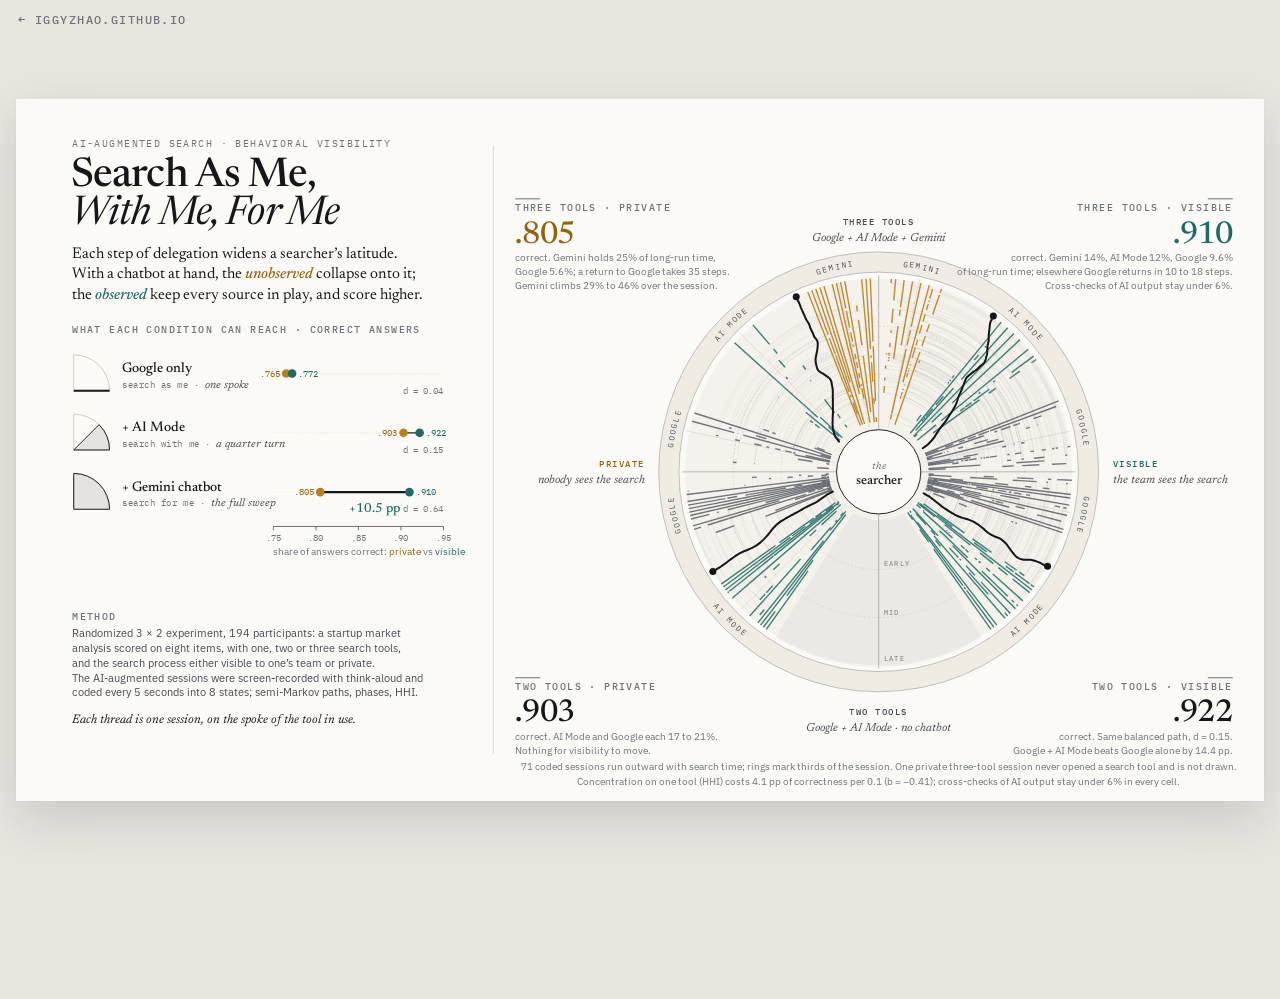
<file: figures/search-as-me/index.html>
<!doctype html>
<html lang="en">
<head>
<meta charset="utf-8">
<meta name="viewport" content="width=device-width, initial-scale=1">
<title>Search As Me, With Me, For Me · Ziyi Zhao</title>
<meta name="description" content="One-page summary of Search As Me, With Me, For Me: How AI Search Modalities and Behavioral Visibility Shape Knowledge Work.">
<script type="text/javascript">
    (function(c,l,a,r,i,t,y){
        c[a]=c[a]||function(){(c[a].q=c[a].q||[]).push(arguments)};
        t=l.createElement(r);t.async=1;t.src="https://www.clarity.ms/tag/"+i;
        y=l.getElementsByTagName(r)[0];y.parentNode.insertBefore(t,y);
    })(window, document, "clarity", "script", "wdxvq8ccnp");
</script>
<link rel="preconnect" href="https://fonts.googleapis.com"><link rel="preconnect" href="https://fonts.gstatic.com" crossorigin><link rel="stylesheet" href="https://fonts.googleapis.com/css2?family=Newsreader:ital,opsz,wght@0,6..72,400;0,6..72,500;1,6..72,400;1,6..72,500&family=IBM+Plex+Sans:wght@400;500;600&family=IBM+Plex+Mono:wght@400;500&display=swap">
<style>
html, body { background: #E9E6E0; height: 100%; margin: 0; }
body { padding: 0 16px; overflow-x: hidden; -webkit-font-smoothing: antialiased; }
.frame { margin: 16px auto; width: max-content; }
.slide { width: 1600px; height: 900px; zoom: var(--s, .5); overflow: hidden; background: #FBFAF7; box-shadow: 0 1px 2px rgba(21,23,26,.05), 0 24px 64px rgba(21,23,26,.14); }
.home { position: fixed; left: 18px; top: 14px; font: 500 12px/1 "IBM Plex Mono", ui-monospace, Menlo, monospace; letter-spacing: .12em; text-transform: uppercase; color: #6F747B; text-decoration: none; }
.home:hover { color: #15171A; }
</style>
</head>
<body>
<a class="home" href="../../#research">&#8592; iggyzhao.github.io</a>
<div class="frame" id="frame"><main class="slide"><svg class="sam-fig" xmlns="http://www.w3.org/2000/svg" viewBox="0 0 1600 900" role="img" aria-label="Search As Me, With Me, For Me as one delegation compass. Google Search, Google AI Mode and the Gemini chatbot sit on one continuum of cognitive delegation, drawn from the horizontal to the vertical in every quadrant. Top half: three tools available; bottom half: two. Left half: the search process private; right half: visible to one's team. Each coded session is one thread running outward with search time on the spoke of the tool in use. Private sessions with a chatbot collapse onto the Gemini spoke; visible ones keep all three in play.">
<style>svg.sam-fig { --page: #E9E6E0; --bg: #FBFAF7; --ink: #15171A; --ink-2: #474B52; --soft: #6F747B; --hair: #D8D2C7; --gray: #9C9488; --teal: #1E6B66; --gold: #B8801F; --gold-ink: #93640F; --f-display: "Newsreader", "Iowan Old Style", Georgia, serif; --f-sans: "IBM Plex Sans", "Helvetica Neue", Arial, sans-serif; --f-mono: "IBM Plex Mono", ui-monospace, Menlo, Consolas, monospace; color-scheme: light; width: 100%; height: auto; display: block; }
svg.sam-fig text { font-family: var(--f-sans); }
svg.sam-fig .gdk { fill: var(--gold-ink); }
svg.sam-fig .tl { fill: var(--teal); }
svg.sam-fig .ink { fill: var(--ink); }
svg.sam-fig .venue { font-family: var(--f-mono) !important; font-size: 13px; letter-spacing: .14em; fill: var(--soft); }
svg.sam-fig .title { font-family: var(--f-display) !important; font-size: 52px; font-weight: 500; letter-spacing: -.02em; fill: var(--ink); }
svg.sam-fig .title.it { font-style: italic; font-weight: 400; }
svg.sam-fig .claim { font-family: var(--f-display) !important; font-size: 20px; fill: var(--ink); }
svg.sam-fig .claim .gdk, svg.sam-fig .claim .tl { font-weight: 500; font-style: italic; }
svg.sam-fig .eb { font-family: var(--f-mono) !important; font-size: 13px; letter-spacing: .14em; fill: var(--soft); font-weight: 500; }
svg.sam-fig .mt { font-size: 14px; fill: var(--ink-2); }
svg.sam-fig .mt.em { font-family: var(--f-display) !important; font-style: italic; font-size: 16px; fill: var(--ink); }
svg.sam-fig .mf-out { fill: none; stroke: #C9C2B6; stroke-width: 1; }
svg.sam-fig .mf-fill { fill: var(--ink); fill-opacity: .10; stroke: var(--ink); stroke-width: 1.2; }
svg.sam-fig .mf-sp { stroke: var(--ink); stroke-width: 2.4; }
svg.sam-fig .rn { font-family: var(--f-display) !important; font-size: 18px; font-weight: 500; fill: var(--ink); }
svg.sam-fig .rs { font-family: var(--f-mono) !important; font-size: 11.5px; letter-spacing: .06em; fill: var(--soft); }
svg.sam-fig .rs .lat { font-family: var(--f-display); font-style: italic; font-size: 14px; letter-spacing: 0; fill: var(--ink-2); }
svg.sam-fig .db-ax { stroke: var(--hair); stroke-width: 1; stroke-dasharray: 1 3; }
svg.sam-fig .db { stroke: var(--ink-2); stroke-width: 2; }
svg.sam-fig .db.hot { stroke: var(--ink); stroke-width: 2.6; }
svg.sam-fig .dp { fill: var(--gold); }
svg.sam-fig .dv { fill: var(--teal); }
svg.sam-fig .dval { font-family: var(--f-display) !important; font-size: 15px; fill: var(--ink-2); }
svg.sam-fig .dval.hot { font-size: 17px; font-weight: 500; fill: var(--teal); }
svg.sam-fig .dval .dd { font-family: var(--f-mono); font-size: 11.5px; font-weight: 400; fill: var(--soft); }
svg.sam-fig .dlab { font-family: var(--f-mono) !important; font-size: 11.5px; }
svg.sam-fig .dlab.p { fill: var(--gold-ink); }
svg.sam-fig .dlab.v { fill: var(--teal); }
svg.sam-fig .db-ax2 { stroke: var(--ink-2); stroke-width: 1; }
svg.sam-fig .db-tk { stroke: var(--ink-2); stroke-width: 1; }
svg.sam-fig .db-tl { font-family: var(--f-mono) !important; font-size: 11px; fill: var(--soft); }
svg.sam-fig .db-cap { font-size: 12.5px; fill: var(--soft); }
svg.sam-fig .vrule { stroke: var(--hair); stroke-width: 1; }
svg.sam-fig .disc { fill: #F5F2EC; }
svg.sam-fig .na { fill: var(--ink); fill-opacity: .035; }
svg.sam-fig .bezel { fill: none; stroke: #F0ECE4; stroke-width: 26; }
svg.sam-fig .bezel-edge { fill: none; stroke: var(--ink); stroke-opacity: .30; stroke-width: 1; }
svg.sam-fig .diam { stroke: var(--ink); stroke-opacity: .35; stroke-width: 1; }
svg.sam-fig .ring { fill: none; stroke: var(--ink); stroke-opacity: .14; stroke-width: .9; stroke-dasharray: 2 3; }
svg.sam-fig .spoke { stroke: var(--ink); stroke-opacity: .10; stroke-width: 1; }
svg.sam-fig .hop { fill: none; stroke: var(--ink); stroke-opacity: .10; stroke-width: .6; }
svg.sam-fig .run { stroke-width: 1.8; stroke-linecap: butt; }
svg.sam-fig .run.g { stroke: #5B6068; stroke-opacity: .85; }
svg.sam-fig .run.m { stroke: var(--teal); stroke-opacity: .85; }
svg.sam-fig .run.c { stroke: var(--gold); stroke-opacity: .9; }
svg.sam-fig .mean { fill: none; stroke: var(--ink); stroke-width: 2.6; stroke-linejoin: round; stroke-linecap: round; paint-order: stroke; }
svg.sam-fig .mean-end { fill: var(--ink); }
svg.sam-fig .hub { fill: var(--bg); stroke: var(--ink); stroke-width: 1.2; }
svg.sam-fig .hub-t { font-family: var(--f-display) !important; font-style: italic; font-size: 13px; fill: var(--soft); }
svg.sam-fig .hub-t2 { font-family: var(--f-display) !important; font-size: 17px; font-weight: 500; fill: var(--ink); }
svg.sam-fig .bz { font-family: var(--f-mono) !important; font-size: 10px; letter-spacing: .18em; fill: var(--ink-2); }
svg.sam-fig .ph { font-family: var(--f-mono) !important; font-size: 9.5px; letter-spacing: .16em; fill: var(--soft); }
svg.sam-fig .ax-eb { font-family: var(--f-mono) !important; font-size: 12px; letter-spacing: .16em; fill: var(--ink-2); font-weight: 500; }
svg.sam-fig .ax-eb.gdk { fill: var(--gold-ink); }
svg.sam-fig .ax-eb.tl { fill: var(--teal); }
svg.sam-fig .ax-t { font-family: var(--f-display) !important; font-style: italic; font-size: 15px; fill: var(--ink-2); }
svg.sam-fig .rule { stroke: var(--ink-2); stroke-width: 1; }
svg.sam-fig .big { font-family: var(--f-display) !important; font-size: 40px; font-weight: 500; letter-spacing: -.01em; }
svg.sam-fig .big.tl { fill: var(--teal); }
svg.sam-fig .big.gdk { fill: var(--gold-ink); }
svg.sam-fig .big.ink { fill: var(--ink); }
svg.sam-fig .sub { font-size: 13px; fill: var(--soft); }
svg.sam-fig .cap { font-size: 12.5px; fill: var(--soft); }</style><rect width="1600" height="900" fill="#FBFAF7"/><defs>
  <radialGradient id="sam-hub" cx="1106.0" cy="478.0" r="64.0" gradientUnits="userSpaceOnUse">
    <stop offset="0" stop-color="#15171A" stop-opacity=".06"/><stop offset="1" stop-color="#15171A" stop-opacity="0"/></radialGradient>
</defs>

<!-- header -->
<text class="venue" x="72" y="62">AI-AUGMENTED SEARCH &#183; BEHAVIORAL VISIBILITY</text>
<text class="title" x="70" y="112">Search As Me,</text>
<text class="title it" x="70" y="160">With Me, For Me</text>
<text class="claim" x="72" y="204">Each step of delegation widens a searcher&#8217;s latitude.</text>
<text class="claim" x="72" y="230">With a chatbot at hand, the <tspan class="gdk">unobserved</tspan> collapse onto it;</text>
<text class="claim" x="72" y="256">the <tspan class="tl">observed</tspan> keep every source in play, and score higher.</text>

<!-- three conditions -->
<text class="eb" x="72" y="300">WHAT EACH CONDITION CAN REACH &#183; CORRECT ANSWERS</text>
<g class="row"><path class="mf-out" d="M74.0 374.0 L120.0 374.0 A46 46 0 0 0 74.0 328.0 Z"/><line class="mf-sp" x1="74" y1="374" x2="120.0" y2="374.0"/><text class="rn" x="136" y="350">Google only</text><text class="rs" x="136" y="370">search as me &#183; <tspan class="lat">one spoke</tspan></text><line class="db-ax" x1="330.0" y1="352" x2="548.0" y2="352"/><line class="db" x1="346.4" y1="352" x2="354.0" y2="352"/><circle class="dp" cx="346.4" cy="352" r="5.5"/><circle class="dv" cx="354.0" cy="352" r="5.5"/><text class="dval" x="548.0" y="378" text-anchor="end"><tspan class="dd">d = 0.04</tspan></text></g><text class="dlab p" x="338.4" y="356" text-anchor="end">.765</text><text class="dlab v" x="362.0" y="356">.772</text><g class="row"><path class="mf-out" d="M74.0 450.0 L120.0 450.0 A46 46 0 0 0 74.0 404.0 Z"/><path class="mf-fill" d="M74.0 450.0 L120.0 450.0 A46 46 0 0 0 106.5 417.5 Z"/><text class="rn" x="136" y="426">+ AI Mode</text><text class="rs" x="136" y="446">search with me &#183; <tspan class="lat">a quarter turn</tspan></text><line class="db-ax" x1="330.0" y1="428" x2="548.0" y2="428"/><line class="db" x1="496.8" y1="428" x2="517.5" y2="428"/><circle class="dp" cx="496.8" cy="428" r="5.5"/><circle class="dv" cx="517.5" cy="428" r="5.5"/><text class="dval" x="548.0" y="454" text-anchor="end"><tspan class="dd">d = 0.15</tspan></text></g><text class="dlab p" x="488.8" y="432" text-anchor="end">.903</text><text class="dlab v" x="525.5" y="432">.922</text><g class="row hot"><path class="mf-out" d="M74.0 526.0 L120.0 526.0 A46 46 0 0 0 74.0 480.0 Z"/><path class="mf-fill" d="M74.0 526.0 L120.0 526.0 A46 46 0 0 0 74.0 480.0 Z"/><text class="rn" x="136" y="502">+ Gemini chatbot</text><text class="rs" x="136" y="522">search for me &#183; <tspan class="lat">the full sweep</tspan></text><line class="db-ax" x1="330.0" y1="504" x2="548.0" y2="504"/><line class="db hot" x1="390.0" y1="504" x2="504.4" y2="504"/><circle class="dp" cx="390.0" cy="504" r="5.5"/><circle class="dv" cx="504.4" cy="504" r="5.5"/><text class="dval hot" x="548.0" y="530" text-anchor="end">+10.5 pp  <tspan class="dd">d = 0.64</tspan></text></g><text class="dlab p" x="382.0" y="508" text-anchor="end">.805</text><text class="dlab v" x="512.4" y="508">.910</text><line class="db-ax2" x1="330.0" y1="548" x2="548.0" y2="548"/><line class="db-tk" x1="330.0" y1="548" x2="330.0" y2="553"/><text class="db-tl" x="330.0" y="567" text-anchor="middle">.75</text><line class="db-tk" x1="384.5" y1="548" x2="384.5" y2="553"/><text class="db-tl" x="384.5" y="567" text-anchor="middle">.80</text><line class="db-tk" x1="439.0" y1="548" x2="439.0" y2="553"/><text class="db-tl" x="439.0" y="567" text-anchor="middle">.85</text><line class="db-tk" x1="493.5" y1="548" x2="493.5" y2="553"/><text class="db-tl" x="493.5" y="567" text-anchor="middle">.90</text><line class="db-tk" x1="548.0" y1="548" x2="548.0" y2="553"/><text class="db-tl" x="548.0" y="567" text-anchor="middle">.95</text><text class="db-cap" x="330.0" y="584">share of answers correct: <tspan class="gdk">private</tspan> vs <tspan class="tl">visible</tspan></text>

<!-- method -->
<text class="eb" x="72" y="668">METHOD</text>
<text class="mt" x="72" y="690">Randomized 3 &#215; 2 experiment, 194 participants: a startup market</text>
<text class="mt" x="72" y="709">analysis scored on eight items, with one, two or three search tools,</text>
<text class="mt" x="72" y="728">and the search process either visible to one&#8217;s team or private.</text>
<text class="mt" x="72" y="747">The AI-augmented sessions were screen-recorded with think-aloud and</text>
<text class="mt" x="72" y="766">coded every 5 seconds into 8 states; semi-Markov paths, phases, HHI.</text>
<text class="mt em" x="72" y="800">Each thread is one session, on the spoke of the tool in use.</text>

<line class="vrule" x1="612" y1="60" x2="612" y2="840"/>

<!-- compass -->
<circle class="disc" cx="1106.0" cy="478.0" r="248.0"/>
<path class="na" d="M1073.1 530.6 L973.5 690.0 A250.0 250.0 0 0 0 1106.0 728.0 L1106.0 540.0 A62.0 62.0 0 0 1 1073.1 530.6 Z"/><path class="na" d="M1138.9 530.6 L1238.5 690.0 A250.0 250.0 0 0 1 1106.0 728.0 L1106.0 540.0 A62.0 62.0 0 0 0 1138.9 530.6 Z"/>
<circle class="bezel" cx="1106.0" cy="478.0" r="269.0"/>
<circle class="bezel-edge" cx="1106.0" cy="478.0" r="282.0"/>
<circle class="bezel-edge" cx="1106.0" cy="478.0" r="256.0"/>
<line class="diam" x1="854.0" y1="478.0" x2="1358.0" y2="478.0"/><line class="diam" x1="1106.0" y1="226.0" x2="1106.0" y2="730.0"/>
<circle class="ring" cx="1106.0" cy="478.0" r="125.3"/><circle class="ring" cx="1106.0" cy="478.0" r="186.7"/>
<line class="spoke" x1="1049.3" y1="465.9" x2="859.5" y2="425.6"/><line class="spoke" x1="1065.0" y1="437.0" x2="927.8" y2="299.8"/><line class="spoke" x1="1093.9" y1="421.3" x2="1053.6" y2="231.5"/><line class="spoke" x1="1162.7" y1="465.9" x2="1352.5" y2="425.6"/><line class="spoke" x1="1147.0" y1="437.0" x2="1284.2" y2="299.8"/><line class="spoke" x1="1118.1" y1="421.3" x2="1158.4" y2="231.5"/><line class="spoke" x1="1049.3" y1="490.1" x2="859.5" y2="530.4"/><line class="spoke" x1="1065.0" y1="519.0" x2="927.8" y2="656.2"/><line class="spoke" x1="1162.7" y1="490.1" x2="1352.5" y2="530.4"/><line class="spoke" x1="1147.0" y1="519.0" x2="1284.2" y2="656.2"/>
<g class="hops"><path class="hop" d="M1027.2 472.8 A79.0 79.0 0 0 1 1078.7 403.9"/><path class="hop" d="M1073.3 389.3 A94.6 94.6 0 0 0 1030.2 421.4"/><path class="hop" d="M1024.5 417.1 A101.8 101.8 0 0 1 1070.8 382.5"/><path class="hop" d="M1069.6 379.1 A105.4 105.4 0 0 0 1021.6 414.9"/><path class="hop" d="M1018.2 412.4 A109.6 109.6 0 0 1 1068.1 375.2"/><path class="hop" d="M1050.9 328.5 A159.3 159.3 0 0 0 947.0 467.5"/><path class="hop" d="M946.4 467.5 A159.9 159.9 0 0 1 977.9 382.3"/><path class="hop" d="M977.4 381.9 A160.5 160.5 0 0 1 1050.5 327.4"/><path class="hop" d="M1042.8 306.6 A182.7 182.7 0 0 0 923.7 466.0"/><path class="hop" d="M918.9 465.7 A187.5 187.5 0 0 1 1041.2 302.1"/><path class="hop" d="M1012.6 401.5 A120.7 120.7 0 0 1 1069.3 363.0"/><path class="hop" d="M1038.7 467.5 A68.1 68.1 0 0 1 1055.3 432.6"/><path class="hop" d="M1041.9 420.6 A86.1 86.1 0 0 0 1020.9 464.8"/><path class="hop" d="M1002.4 461.9 A104.9 104.9 0 0 1 1027.8 408.0"/><path class="hop" d="M1031.1 407.9 A102.6 102.6 0 0 1 1081.4 378.4"/><path class="hop" d="M998.2 456.3 A110.0 110.0 0 0 1 1081.9 370.7"/><path class="hop" d="M1012.4 457.0 A95.9 95.9 0 0 1 1087.1 384.0"/><path class="hop" d="M1084.4 370.8 A109.4 109.4 0 0 0 999.3 454.1"/><path class="hop" d="M996.3 453.4 A112.5 112.5 0 0 1 1083.8 367.8"/><path class="hop" d="M1083.5 365.9 A114.3 114.3 0 0 0 994.5 453.0"/><path class="hop" d="M986.1 451.1 A122.9 122.9 0 0 1 1081.8 357.5"/><path class="hop" d="M1080.6 351.5 A129.0 129.0 0 0 0 980.1 449.8"/><path class="hop" d="M973.5 448.3 A135.8 135.8 0 0 1 1079.2 344.9"/><path class="hop" d="M1077.7 337.1 A143.7 143.7 0 0 0 965.7 446.6"/><path class="hop" d="M962.2 445.8 A147.4 147.4 0 0 1 1076.9 333.5"/><path class="hop" d="M1075.6 326.9 A154.2 154.2 0 0 0 955.6 444.3"/><path class="hop" d="M946.6 442.3 A163.4 163.4 0 0 1 1073.8 317.8"/><path class="hop" d="M1073.2 314.8 A166.4 166.4 0 0 0 989.6 359.0"/><path class="hop" d="M987.1 356.4 A170.1 170.1 0 0 1 1072.5 311.2"/><path class="hop" d="M1070.1 299.2 A182.4 182.4 0 0 0 928.0 438.1"/><path class="hop" d="M922.1 436.8 A188.5 188.5 0 0 1 1068.8 293.2"/><path class="hop" d="M1064.5 271.5 A210.6 210.6 0 0 0 900.5 431.9"/><path class="hop" d="M897.5 431.3 A213.7 213.7 0 0 1 1063.9 268.5"/><path class="hop" d="M932.3 430.9 A179.9 179.9 0 0 1 986.0 343.9"/><path class="hop" d="M978.0 335.0 A191.9 191.9 0 0 0 920.8 427.8"/><path class="hop" d="M1031.7 456.1 A77.5 77.5 0 0 1 1095.8 401.2"/><path class="hop" d="M1091.1 366.0 A113.0 113.0 0 0 0 997.7 446.0"/><path class="hop" d="M996.9 445.8 A113.8 113.8 0 0 1 1091.0 365.2"/><path class="hop" d="M1086.2 329.2 A150.1 150.1 0 0 0 962.0 435.5"/><path class="hop" d="M949.1 431.7 A163.6 163.6 0 0 1 1084.5 315.8"/><path class="hop" d="M1080.1 283.2 A196.5 196.5 0 0 0 917.5 422.4"/><path class="hop" d="M914.3 421.5 A199.9 199.9 0 0 1 976.0 326.2"/><path class="hop" d="M971.1 320.4 A207.5 207.5 0 0 1 1078.7 272.3"/><path class="hop" d="M1077.7 264.8 A215.1 215.1 0 0 0 966.1 314.6"/><path class="hop" d="M1023.7 447.7 A87.7 87.7 0 0 1 1100.2 390.5"/><path class="hop" d="M1099.8 383.7 A94.5 94.5 0 0 0 1049.4 402.3"/><path class="hop" d="M1036.6 385.1 A115.9 115.9 0 0 1 1098.4 362.3"/><path class="hop" d="M1096.8 337.5 A140.8 140.8 0 0 0 973.9 429.3"/><path class="hop" d="M969.7 427.8 A145.3 145.3 0 0 1 1019.0 361.6"/><path class="hop" d="M1018.4 360.7 A146.4 146.4 0 0 1 1096.4 331.9"/><path class="hop" d="M1096.2 328.5 A149.8 149.8 0 0 0 965.5 426.2"/><path class="hop" d="M958.0 423.5 A157.7 157.7 0 0 1 1095.6 320.6"/><path class="hop" d="M1102.9 407.9 A70.2 70.2 0 0 0 1065.2 420.8"/><path class="hop" d="M1062.8 417.5 A74.3 74.3 0 0 0 1036.8 450.8"/><path class="hop" d="M1027.2 447.0 A84.7 84.7 0 0 1 1056.8 409.1"/><path class="hop" d="M1053.2 404.0 A90.9 90.9 0 0 1 1102.0 387.2"/><path class="hop" d="M1099.0 317.0 A161.2 161.2 0 0 0 1012.4 346.8"/><path class="hop" d="M1008.8 341.7 A167.4 167.4 0 0 1 1098.7 310.8"/><path class="hop" d="M1191.8 474.3 A85.9 85.9 0 0 0 1175.9 428.1"/><path class="hop" d="M1235.2 385.8 A158.7 158.7 0 0 1 1264.6 471.1"/><path class="hop" d="M1279.1 470.4 A173.3 173.3 0 0 0 1247.1 377.4"/><path class="hop" d="M1256.0 371.0 A184.2 184.2 0 0 1 1290.1 470.0"/><path class="hop" d="M1311.9 469.0 A206.1 206.1 0 0 0 1273.8 358.3"/><path class="hop" d="M1287.1 348.8 A222.5 222.5 0 0 1 1328.3 468.3"/><path class="hop" d="M1346.5 467.5 A240.7 240.7 0 0 0 1302.0 338.2"/><path class="hop" d="M1236.3 469.4 A130.6 130.6 0 0 0 1210.6 399.8"/><path class="hop" d="M1216.0 395.8 A137.4 137.4 0 0 0 1153.5 349.1"/><path class="hop" d="M1153.9 348.0 A138.5 138.5 0 0 1 1217.0 395.1"/><path class="hop" d="M1225.1 389.0 A148.7 148.7 0 0 0 1157.4 338.5"/><path class="hop" d="M1158.6 335.3 A152.0 152.0 0 0 1 1227.8 387.0"/><path class="hop" d="M1247.7 372.1 A176.9 176.9 0 0 1 1282.5 466.4"/><path class="hop" d="M1318.5 464.0 A213.0 213.0 0 0 0 1276.6 350.5"/><path class="hop" d="M1158.9 324.2 A162.7 162.7 0 0 1 1234.1 377.8"/><path class="hop" d="M1236.2 376.1 A165.3 165.3 0 0 1 1270.7 463.5"/><path class="hop" d="M1276.0 463.0 A170.7 170.7 0 0 0 1161.5 316.6"/><path class="hop" d="M1165.8 304.0 A184.0 184.0 0 0 1 1289.3 461.9"/><path class="hop" d="M1291.9 461.6 A186.7 186.7 0 0 0 1253.0 363.0"/><path class="hop" d="M1255.1 361.3 A189.3 189.3 0 0 0 1167.5 298.9"/><path class="hop" d="M1171.0 288.9 A200.0 200.0 0 0 1 1305.2 460.5"/><path class="hop" d="M1318.5 459.3 A213.3 213.3 0 0 0 1175.3 276.2"/><path class="hop" d="M1184.0 251.0 A240.0 240.0 0 0 1 1345.1 456.9"/><path class="hop" d="M1347.7 456.7 A242.7 242.7 0 0 0 1184.9 248.5"/><path class="hop" d="M1179.6 417.8 A95.1 95.1 0 0 1 1200.5 467.6"/><path class="hop" d="M1208.7 466.7 A103.3 103.3 0 0 0 1186.0 412.6"/><path class="hop" d="M1202.7 465.2 A97.5 97.5 0 0 0 1133.6 384.4"/><path class="hop" d="M1134.6 381.0 A101.2 101.2 0 0 1 1206.3 464.7"/><path class="hop" d="M1207.2 464.6 A102.1 102.1 0 0 0 1134.9 380.1"/><path class="hop" d="M1136.2 375.8 A106.6 106.6 0 0 1 1211.7 464.0"/><path class="hop" d="M1214.4 463.6 A109.3 109.3 0 0 0 1136.9 373.1"/><path class="hop" d="M1137.4 371.4 A111.1 111.1 0 0 1 1216.2 463.4"/><path class="hop" d="M1220.7 462.8 A115.7 115.7 0 0 0 1138.7 367.1"/><path class="hop" d="M1139.0 366.2 A116.6 116.6 0 0 1 1221.6 462.6"/><path class="hop" d="M1231.4 461.3 A126.5 126.5 0 0 0 1141.8 356.6"/><path class="hop" d="M1143.3 351.4 A132.0 132.0 0 0 1 1236.8 460.6"/><path class="hop" d="M1238.6 460.4 A133.8 133.8 0 0 0 1143.9 349.7"/><path class="hop" d="M1144.4 347.9 A135.6 135.6 0 0 1 1240.4 460.1"/><path class="hop" d="M1242.2 459.9 A137.4 137.4 0 0 0 1144.9 346.2"/><path class="hop" d="M1145.1 345.3 A138.3 138.3 0 0 1 1243.1 459.8"/><path class="hop" d="M1247.6 459.2 A142.9 142.9 0 0 0 1146.4 341.0"/><path class="hop" d="M1146.7 340.1 A143.8 143.8 0 0 1 1248.5 459.1"/><path class="hop" d="M1257.5 457.9 A152.8 152.8 0 0 0 1149.2 331.4"/><path class="hop" d="M1153.1 318.4 A166.4 166.4 0 0 1 1271.0 456.1"/><path class="hop" d="M1273.7 455.7 A169.1 169.1 0 0 0 1153.9 315.8"/><path class="hop" d="M1155.9 308.8 A176.4 176.4 0 0 1 1280.9 454.8"/><path class="hop" d="M1288.9 453.7 A184.6 184.6 0 0 0 1158.2 301.0"/><path class="hop" d="M1161.5 289.7 A196.3 196.3 0 0 1 1300.6 452.1"/><path class="hop" d="M1305.1 451.5 A200.9 200.9 0 0 0 1162.8 285.3"/><path class="hop" d="M1165.6 275.8 A210.8 210.8 0 0 1 1315.0 450.2"/><path class="hop" d="M1320.4 449.5 A216.3 216.3 0 0 0 1167.2 270.6"/><path class="hop" d="M1169.5 262.7 A224.4 224.4 0 0 1 1328.5 448.4"/><path class="hop" d="M1331.2 448.1 A227.2 227.2 0 0 0 1170.3 260.1"/><path class="hop" d="M1170.8 258.4 A229.0 229.0 0 0 1 1333.0 447.8"/><path class="hop" d="M1335.7 447.5 A231.7 231.7 0 0 0 1171.5 255.8"/><path class="hop" d="M1175.1 243.6 A244.4 244.4 0 0 1 1348.2 445.8"/><path class="hop" d="M1223.6 459.7 A119.0 119.0 0 0 0 1137.1 363.2"/><path class="hop" d="M1197.7 461.7 A93.1 93.1 0 0 0 1174.0 414.4"/><path class="hop" d="M1186.7 402.4 A110.6 110.6 0 0 1 1214.9 458.6"/><path class="hop" d="M1233.2 455.3 A129.2 129.2 0 0 0 1200.3 389.7"/><path class="hop" d="M1155.2 429.9 A68.9 68.9 0 0 0 1121.1 410.8"/><path class="hop" d="M1122.5 404.2 A75.7 75.7 0 0 1 1160.1 425.1"/><path class="hop" d="M1160.8 424.4 A76.6 76.6 0 0 0 1122.8 403.2"/><path class="hop" d="M1141.3 320.3 A161.6 161.6 0 0 1 1264.4 446.2"/><path class="hop" d="M1269.2 445.2 A166.4 166.4 0 0 0 1142.4 315.6"/><path class="hop" d="M1144.6 305.6 A176.6 176.6 0 0 1 1279.2 443.2"/><path class="hop" d="M1280.1 443.0 A177.6 177.6 0 0 0 1144.8 304.7"/><path class="hop" d="M1146.8 296.2 A186.3 186.3 0 0 1 1288.7 441.3"/><path class="hop" d="M1293.0 440.4 A190.7 190.7 0 0 0 1147.7 291.9"/><path class="hop" d="M1266.2 438.4 A165.0 165.0 0 0 0 1134.9 315.5"/><path class="hop" d="M1174.6 459.4 A71.0 71.0 0 0 0 1153.4 425.1"/><path class="hop" d="M1201.8 370.9 A143.7 143.7 0 0 1 1244.7 440.4"/><path class="hop" d="M1259.4 436.4 A158.9 158.9 0 0 0 1212.0 359.6"/><path class="hop" d="M1187.7 453.9 A85.2 85.2 0 0 0 1161.4 413.3"/><path class="hop" d="M1162.8 411.6 A87.4 87.4 0 0 1 1189.8 453.3"/><path class="hop" d="M1190.5 453.1 A88.1 88.1 0 0 0 1163.3 411.1"/><path class="hop" d="M1165.6 408.4 A91.6 91.6 0 0 1 1193.9 452.1"/><path class="hop" d="M1195.2 451.7 A93.0 93.0 0 0 0 1166.5 407.3"/><path class="hop" d="M1175.2 397.1 A106.5 106.5 0 0 1 1208.1 447.9"/><path class="hop" d="M1214.2 446.1 A112.8 112.8 0 0 0 1179.4 392.3"/><path class="hop" d="M1189.0 381.0 A127.7 127.7 0 0 1 1228.5 441.9"/><path class="hop" d="M1246.1 436.7 A146.1 146.1 0 0 0 1125.2 333.2"/><path class="hop" d="M1130.8 291.1 A188.6 188.6 0 0 1 1228.6 334.8"/><path class="hop" d="M1234.1 328.3 A197.0 197.0 0 0 1 1295.0 422.3"/><path class="hop" d="M1299.7 420.9 A202.0 202.0 0 0 0 1132.6 277.8"/><path class="hop" d="M1133.6 270.0 A209.8 209.8 0 0 1 1242.4 318.6"/><path class="hop" d="M1243.8 317.0 A211.9 211.9 0 0 1 1309.3 418.1"/><path class="hop" d="M1309.9 417.9 A212.6 212.6 0 0 0 1134.0 267.2"/><path class="hop" d="M1240.6 431.7 A142.3 142.3 0 0 0 1118.5 336.2"/><path class="hop" d="M1118.6 334.4 A144.2 144.2 0 0 1 1194.8 364.5"/><path class="hop" d="M1195.9 363.0 A146.0 146.0 0 0 0 1118.8 332.6"/><path class="hop" d="M1119.0 330.8 A147.8 147.8 0 0 1 1197.1 361.6"/><path class="hop" d="M1198.2 360.1 A149.6 149.6 0 0 0 1119.1 329.0"/><path class="hop" d="M1119.4 325.3 A153.3 153.3 0 0 1 1200.4 357.3"/><path class="hop" d="M1202.7 354.4 A156.9 156.9 0 0 1 1254.4 427.0"/><path class="hop" d="M1257.8 425.8 A160.6 160.6 0 0 0 1120.1 318.1"/><path class="hop" d="M1120.6 312.6 A166.0 166.0 0 0 1 1263.0 424.0"/><path class="hop" d="M1275.1 419.9 A178.8 178.8 0 0 0 1121.7 299.9"/><path class="hop" d="M1122.0 296.3 A182.4 182.4 0 0 1 1278.5 418.7"/><path class="hop" d="M1287.1 415.8 A191.5 191.5 0 0 0 1122.8 287.2"/><path class="hop" d="M1124.4 269.1 A209.7 209.7 0 0 1 1304.4 409.8"/><path class="hop" d="M1314.7 406.3 A220.7 220.7 0 0 0 1125.4 258.2"/><path class="hop" d="M1182.5 449.8 A81.5 81.5 0 0 0 1154.8 412.7"/><path class="hop" d="M1160.5 405.0 A91.1 91.1 0 0 1 1191.5 446.5"/><path class="hop" d="M1201.2 442.9 A101.4 101.4 0 0 0 1112.7 376.8"/><path class="hop" d="M1113.2 368.0 A110.2 110.2 0 0 1 1209.4 439.9"/><path class="hop" d="M1216.1 437.4 A117.4 117.4 0 0 0 1113.7 360.9"/><path class="hop" d="M1114.0 356.9 A121.4 121.4 0 0 1 1219.9 436.0"/><path class="hop" d="M1230.3 432.2 A132.5 132.5 0 0 0 1114.7 345.8"/><path class="hop" d="M1115.0 341.8 A136.5 136.5 0 0 1 1234.1 430.8"/><path class="hop" d="M1247.5 425.8 A150.8 150.8 0 0 0 1115.9 327.5"/><path class="hop" d="M1116.0 325.9 A152.4 152.4 0 0 1 1249.0 425.3"/><path class="hop" d="M1333.5 394.2 A242.4 242.4 0 0 0 1121.9 236.1"/><path class="hop" d="M1037.9 481.0 A68.2 68.2 0 0 0 1050.5 517.6"/><path class="hop" d="M1025.1 535.7 A99.4 99.4 0 0 1 1006.7 482.3"/><path class="hop" d="M1003.9 482.5 A102.2 102.2 0 0 0 1022.8 537.3"/><path class="hop" d="M978.7 568.8 A156.3 156.3 0 0 1 949.8 484.8"/><path class="hop" d="M943.6 485.1 A162.6 162.6 0 0 0 973.6 572.4"/><path class="hop" d="M1053.0 517.3 A65.9 65.9 0 0 1 1040.2 482.1"/><path class="hop" d="M1032.5 482.6 A73.6 73.6 0 0 0 1046.9 521.9"/><path class="hop" d="M1038.3 528.2 A84.2 84.2 0 0 1 1021.9 483.2"/><path class="hop" d="M1015.2 483.6 A91.0 91.0 0 0 0 1032.9 532.2"/><path class="hop" d="M1017.4 543.7 A110.2 110.2 0 0 1 996.0 484.8"/><path class="hop" d="M989.2 485.3 A117.0 117.0 0 0 0 1012.0 547.7"/><path class="hop" d="M995.0 560.3 A138.2 138.2 0 0 1 968.1 486.6"/><path class="hop" d="M965.2 486.7 A141.1 141.1 0 0 0 992.7 562.0"/><path class="hop" d="M1040.3 484.5 A66.0 66.0 0 0 0 1054.5 519.2"/><path class="hop" d="M1052.9 520.5 A68.0 68.0 0 0 1 1038.4 484.7"/><path class="hop" d="M1032.5 485.3 A73.9 73.9 0 0 0 1048.3 524.2"/><path class="hop" d="M971.8 585.4 A171.8 171.8 0 0 1 935.0 495.0"/><path class="hop" d="M934.0 495.1 A172.8 172.8 0 0 0 971.1 586.0"/><path class="hop" d="M914.7 631.1 A245.0 245.0 0 0 1 862.2 502.2"/><path class="hop" d="M861.2 502.3 A246.0 246.0 0 0 0 913.9 631.7"/><path class="hop" d="M1033.4 490.7 A73.7 73.7 0 0 0 1052.0 528.1"/><path class="hop" d="M1032.8 546.0 A100.0 100.0 0 0 1 1007.5 495.2"/><path class="hop" d="M998.0 496.8 A109.7 109.7 0 0 0 1025.7 552.6"/><path class="hop" d="M1017.6 560.2 A120.7 120.7 0 0 1 987.1 498.7"/><path class="hop" d="M935.3 507.8 A173.3 173.3 0 0 0 979.0 595.9"/><path class="hop" d="M970.9 603.5 A184.4 184.4 0 0 1 924.4 509.7"/><path class="hop" d="M912.1 511.8 A196.8 196.8 0 0 0 961.8 611.9"/><path class="hop" d="M959.8 613.8 A199.6 199.6 0 0 1 909.4 512.3"/><path class="hop" d="M912.5 526.6 A199.5 199.5 0 0 0 970.2 624.1"/><path class="hop" d="M962.0 633.0 A211.6 211.6 0 0 1 900.8 529.6"/><path class="hop" d="M898.8 530.1 A213.6 213.6 0 0 0 960.6 634.5"/><path class="hop" d="M953.7 641.9 A223.7 223.7 0 0 1 889.0 532.5"/><path class="hop" d="M961.1 517.3 A150.1 150.1 0 0 0 1005.9 589.8"/><path class="hop" d="M1039.5 497.3 A69.3 69.3 0 0 0 1060.8 530.4"/><path class="hop" d="M1057.3 534.4 A74.5 74.5 0 0 1 1034.5 498.8"/><path class="hop" d="M1027.7 500.8 A81.5 81.5 0 0 0 1052.8 539.7"/><path class="hop" d="M1050.5 542.4 A85.0 85.0 0 0 1 1024.4 501.8"/><path class="hop" d="M1015.9 504.2 A93.8 93.8 0 0 0 1044.7 549.0"/><path class="hop" d="M1019.6 578.2 A132.3 132.3 0 0 1 978.9 515.0"/><path class="hop" d="M1043.1 497.6 A65.9 65.9 0 0 0 1063.9 528.7"/><path class="hop" d="M1043.7 553.0 A97.5 97.5 0 0 1 1012.9 506.9"/><path class="hop" d="M886.9 546.1 A229.4 229.4 0 0 0 959.4 654.5"/><path class="hop" d="M953.5 661.6 A238.7 238.7 0 0 1 878.1 548.9"/><path class="hop" d="M998.7 513.6 A113.1 113.1 0 0 0 1035.4 566.3"/><path class="hop" d="M1040.9 500.9 A69.0 69.0 0 0 0 1063.9 532.7"/><path class="hop" d="M973.7 527.3 A141.2 141.2 0 0 0 1021.9 591.4"/><path class="hop" d="M988.3 636.7 A197.5 197.5 0 0 1 920.9 547.0"/><path class="hop" d="M897.3 555.8 A222.8 222.8 0 0 0 973.3 656.9"/><path class="hop" d="M960.9 535.2 A156.0 156.0 0 0 0 1015.4 605.0"/><path class="hop" d="M1176.7 481.1 A70.8 70.8 0 0 1 1163.6 519.1"/><path class="hop" d="M1215.8 556.3 A134.9 134.9 0 0 0 1240.8 483.9"/><path class="hop" d="M1253.8 484.5 A147.9 147.9 0 0 1 1226.4 563.9"/><path class="hop" d="M1250.6 581.2 A177.6 177.6 0 0 0 1283.5 485.7"/><path class="hop" d="M1304.3 486.7 A198.5 198.5 0 0 1 1267.6 593.3"/><path class="hop" d="M1282.9 604.2 A217.2 217.2 0 0 0 1323.0 487.5"/><path class="hop" d="M1327.2 487.7 A221.4 221.4 0 0 1 1286.3 606.6"/><path class="hop" d="M1292.6 611.1 A229.2 229.2 0 0 0 1335.0 488.0"/><path class="hop" d="M1199.3 483.8 A93.4 93.4 0 0 1 1181.1 533.7"/><path class="hop" d="M1200.5 548.1 A117.6 117.6 0 0 0 1223.4 485.3"/><path class="hop" d="M1258.0 487.4 A152.3 152.3 0 0 1 1228.4 568.7"/><path class="hop" d="M1244.4 580.6 A172.3 172.3 0 0 0 1278.0 488.7"/><path class="hop" d="M1308.4 490.6 A202.8 202.8 0 0 1 1268.9 598.8"/><path class="hop" d="M1279.0 606.3 A215.4 215.4 0 0 0 1321.0 491.4"/><path class="hop" d="M1323.1 491.5 A217.5 217.5 0 0 1 1280.7 607.5"/><path class="hop" d="M1299.3 621.3 A240.6 240.6 0 0 0 1346.2 492.9"/><path class="hop" d="M1348.3 493.1 A242.7 242.7 0 0 1 1301.0 622.6"/><path class="hop" d="M1157.8 517.9 A65.4 65.4 0 0 0 1171.2 483.3"/><path class="hop" d="M1172.6 483.4 A66.8 66.8 0 0 1 1158.9 518.8"/><path class="hop" d="M1178.0 535.6 A92.2 92.2 0 0 0 1197.7 487.1"/><path class="hop" d="M1214.2 488.7 A108.8 108.8 0 0 1 1190.9 545.9"/><path class="hop" d="M1223.3 571.8 A150.2 150.2 0 0 0 1255.5 492.8"/><path class="hop" d="M1272.0 494.5 A166.8 166.8 0 0 1 1236.2 582.2"/><path class="hop" d="M1253.0 595.7 A188.3 188.3 0 0 0 1293.4 496.6"/><path class="hop" d="M1301.7 497.4 A196.6 196.6 0 0 1 1259.5 600.8"/><path class="hop" d="M1271.2 610.2 A211.5 211.5 0 0 0 1316.5 498.9"/><path class="hop" d="M1324.7 499.7 A219.8 219.8 0 0 1 1277.6 615.3"/><path class="hop" d="M1159.7 524.3 A70.9 70.9 0 0 0 1176.2 487.6"/><path class="hop" d="M1180.9 488.2 A75.6 75.6 0 0 1 1163.2 527.4"/><path class="hop" d="M1164.2 528.2 A76.9 76.9 0 0 0 1182.2 488.4"/><path class="hop" d="M1220.0 493.6 A115.0 115.0 0 0 1 1193.1 553.1"/><path class="hop" d="M1194.1 554.0 A116.3 116.3 0 0 0 1221.3 493.7"/><path class="hop" d="M1223.4 494.0 A118.5 118.5 0 0 1 1195.7 555.4"/><path class="hop" d="M1196.7 556.2 A119.8 119.8 0 0 0 1224.7 494.2"/><path class="hop" d="M1182.0 489.8 A76.9 76.9 0 0 1 1163.3 529.3"/><path class="hop" d="M1200.6 562.7 A126.9 126.9 0 0 0 1231.4 497.5"/><path class="hop" d="M1245.8 499.7 A141.5 141.5 0 0 1 1211.4 572.4"/><path class="hop" d="M1216.2 576.7 A147.9 147.9 0 0 0 1252.2 500.7"/><path class="hop" d="M1253.8 501.0 A149.5 149.5 0 0 1 1217.4 577.7"/><path class="hop" d="M1221.0 581.0 A154.4 154.4 0 0 0 1258.6 501.7"/><path class="hop" d="M1269.7 503.4 A165.7 165.7 0 0 1 1229.4 588.5"/><path class="hop" d="M1231.9 590.7 A168.9 168.9 0 0 0 1272.9 503.9"/><path class="hop" d="M1276.1 504.4 A172.1 172.1 0 0 1 1234.3 592.8"/><path class="hop" d="M1236.7 595.0 A175.4 175.4 0 0 0 1279.3 504.9"/><path class="hop" d="M1288.9 506.4 A185.1 185.1 0 0 1 1243.9 601.4"/><path class="hop" d="M1248.7 605.7 A191.5 191.5 0 0 0 1295.2 507.4"/><path class="hop" d="M1300.0 508.2 A196.4 196.4 0 0 1 1252.3 609.0"/><path class="hop" d="M1212.6 498.6 A108.6 108.6 0 0 1 1184.2 553.4"/><path class="hop" d="M1220.3 588.2 A158.8 158.8 0 0 0 1261.9 508.1"/><path class="hop" d="M1286.5 512.9 A183.9 183.9 0 0 1 1238.4 605.6"/><path class="hop" d="M1271.5 637.5 A229.9 229.9 0 0 0 1331.7 521.6"/><path class="hop" d="M1338.5 523.0 A236.8 236.8 0 0 1 1276.5 642.4"/><path class="hop" d="M1279.5 645.3 A241.0 241.0 0 0 0 1342.6 523.8"/><path class="hop" d="M1346.8 524.6 A245.2 245.2 0 0 1 1282.6 648.2"/><path class="hop" d="M1237.2 505.9 A134.1 134.1 0 0 1 1200.8 572.8"/><path class="hop" d="M1182.1 559.9 A111.8 111.8 0 0 0 1214.4 505.3"/><path class="hop" d="M1235.3 510.5 A133.3 133.3 0 0 1 1196.7 575.7"/><path class="hop" d="M1208.1 587.9 A150.0 150.0 0 0 0 1251.5 514.6"/><path class="hop" d="M1253.8 515.2 A152.4 152.4 0 0 1 1209.7 589.7"/><path class="hop" d="M1211.4 591.4 A154.8 154.8 0 0 0 1256.1 515.7"/><path class="hop" d="M1265.4 518.1 A164.4 164.4 0 0 1 1217.9 598.4"/><path class="hop" d="M1229.2 610.7 A181.1 181.1 0 0 0 1281.6 522.2"/><path class="hop" d="M1293.2 525.1 A193.0 193.0 0 0 1 1237.4 619.4"/><path class="hop" d="M1175.5 496.8 A72.0 72.0 0 0 1 1154.0 531.7"/><path class="hop" d="M1166.6 545.7 A90.9 90.9 0 0 0 1193.7 501.8"/><path class="hop" d="M1203.3 504.4 A100.8 100.8 0 0 1 1173.2 553.1"/><path class="hop" d="M1178.3 558.7 A108.3 108.3 0 0 0 1210.6 506.3"/><path class="hop" d="M1273.4 523.4 A173.5 173.5 0 0 1 1221.7 607.2"/><path class="hop" d="M1246.5 635.0 A210.7 210.7 0 0 0 1309.4 533.1"/><path class="hop" d="M1339.9 541.4 A242.3 242.3 0 0 1 1267.6 658.6"/><path class="hop" d="M1210.2 508.3 A108.5 108.5 0 0 1 1176.9 560.1"/><path class="hop" d="M1214.9 511.9 A114.0 114.0 0 0 1 1178.9 565.7"/><path class="hop" d="M1185.2 573.4 A124.0 124.0 0 0 0 1224.4 514.8"/><path class="hop" d="M1147.7 530.2 A66.8 66.8 0 0 0 1169.4 499.0"/><path class="hop" d="M1182.7 505.0 A81.3 81.3 0 0 1 1155.6 542.4"/><path class="hop" d="M1170.9 502.2 A69.3 69.3 0 0 1 1147.3 533.7"/><path class="hop" d="M1148.5 535.3 A71.3 71.3 0 0 0 1172.8 502.9"/><path class="hop" d="M1173.4 503.1 A72.0 72.0 0 0 1 1148.9 535.8"/><path class="hop" d="M1214.1 623.9 A181.6 181.6 0 0 0 1276.1 541.4"/><path class="hop" d="M1278.3 542.2 A183.9 183.9 0 0 1 1215.5 625.7"/><path class="hop" d="M1217.5 628.4 A187.2 187.2 0 0 0 1281.4 543.4"/><path class="hop" d="M1283.3 544.1 A189.2 189.2 0 0 1 1218.7 630.0"/><path class="hop" d="M1149.6 539.1 A75.1 75.1 0 0 0 1175.9 505.5"/><path class="hop" d="M1190.3 511.2 A90.6 90.6 0 0 1 1158.6 551.8"/><path class="hop" d="M1170.2 568.0 A110.6 110.6 0 0 0 1208.9 518.5"/><path class="hop" d="M1219.2 522.6 A121.6 121.6 0 0 1 1176.6 577.0"/></g>
<g class="lanes"><g class="lane" data-pid="5fbae54831099083583afff0"><line class="run c" x1="1082.5" y1="418.5" x2="1015.1" y2="247.3"/></g><g class="lane" data-pid="63614d7ed7516f2df577dd64"><line class="run g" x1="1042.1" y1="473.8" x2="1027.2" y2="472.8"/><line class="run c" x1="1078.7" y1="403.9" x2="1073.3" y2="389.3"/><line class="run m" x1="1030.2" y1="421.4" x2="1024.5" y2="417.1"/><line class="run c" x1="1070.8" y1="382.5" x2="1069.6" y2="379.1"/><line class="run m" x1="1021.6" y1="414.9" x2="1018.2" y2="412.4"/><line class="run c" x1="1068.1" y1="375.2" x2="1050.9" y2="328.5"/><line class="run g" x1="947.0" y1="467.5" x2="946.4" y2="467.5"/><line class="run m" x1="977.9" y1="382.3" x2="977.4" y2="381.9"/><line class="run c" x1="1050.5" y1="327.4" x2="1042.8" y2="306.6"/><line class="run g" x1="923.7" y1="466.0" x2="918.9" y2="465.7"/><line class="run c" x1="1041.2" y1="302.1" x2="1020.2" y2="245.3"/></g><g class="lane" data-pid="63cee08c60670525b4f43946"><line class="run c" x1="1085.2" y1="417.5" x2="1025.4" y2="243.5"/></g><g class="lane" data-pid="6561435b409147a77be889dd"><line class="run m" x1="1056.5" y1="437.5" x2="1012.6" y2="401.5"/><line class="run c" x1="1069.3" y1="363.0" x2="1030.6" y2="241.7"/></g><g class="lane" data-pid="6629e758eed8fd5e39df6c53"><line class="run c" x1="1087.9" y1="416.6" x2="1035.8" y2="240.1"/></g><g class="lane" data-pid="6630da1a5e2aa14f2681ce0d"><line class="run g" x1="1042.8" y1="468.2" x2="1038.7" y2="467.5"/><line class="run m" x1="1055.3" y1="432.6" x2="1041.9" y2="420.6"/><line class="run g" x1="1020.9" y1="464.8" x2="1002.4" y2="461.9"/><line class="run m" x1="1027.8" y1="408.0" x2="921.2" y2="312.6"/></g><g class="lane" data-pid="664a47afa9a244ac01b6911f"><line class="run m" x1="1059.3" y1="434.3" x2="1031.1" y2="407.9"/><line class="run c" x1="1081.4" y1="378.4" x2="1046.4" y2="237.3"/></g><g class="lane" data-pid="664a85285a37ffaabc5b0205"><line class="run g" x1="1043.3" y1="465.4" x2="998.2" y2="456.3"/><line class="run c" x1="1081.9" y1="370.7" x2="1051.8" y2="236.0"/></g><g class="lane" data-pid="665141cc5cd9a2d9cfbdfa11"><line class="run g" x1="1043.5" y1="464.0" x2="1012.4" y2="457.0"/><line class="run c" x1="1087.1" y1="384.0" x2="1084.4" y2="370.8"/><line class="run g" x1="999.3" y1="454.1" x2="996.3" y2="453.4"/><line class="run c" x1="1083.8" y1="367.8" x2="1083.5" y2="365.9"/><line class="run g" x1="994.5" y1="453.0" x2="986.1" y2="451.1"/><line class="run c" x1="1081.8" y1="357.5" x2="1080.6" y2="351.5"/><line class="run g" x1="980.1" y1="449.8" x2="973.5" y2="448.3"/><line class="run c" x1="1079.2" y1="344.9" x2="1077.7" y2="337.1"/><line class="run g" x1="965.7" y1="446.6" x2="962.2" y2="445.8"/><line class="run c" x1="1076.9" y1="333.5" x2="1075.6" y2="326.9"/><line class="run g" x1="955.6" y1="444.3" x2="946.6" y2="442.3"/><line class="run c" x1="1073.8" y1="317.8" x2="1073.2" y2="314.8"/><line class="run m" x1="989.6" y1="359.0" x2="987.1" y2="356.4"/><line class="run c" x1="1072.5" y1="311.2" x2="1070.1" y2="299.2"/><line class="run g" x1="928.0" y1="438.1" x2="922.1" y2="436.8"/><line class="run c" x1="1068.8" y1="293.2" x2="1064.5" y2="271.5"/><line class="run g" x1="900.5" y1="431.9" x2="897.5" y2="431.3"/><line class="run c" x1="1063.9" y1="268.5" x2="1057.1" y2="234.9"/></g><g class="lane" data-pid="6661e11d7c0b4b2265491e5f"><line class="run c" x1="1094.8" y1="415.0" x2="1062.5" y2="233.8"/></g><g class="lane" data-pid="66a529d528f1beaaf60ec987"><line class="run g" x1="1044.2" y1="461.3" x2="932.3" y2="430.9"/><line class="run m" x1="986.0" y1="343.9" x2="978.0" y2="335.0"/><line class="run g" x1="920.8" y1="427.8" x2="866.6" y2="413.1"/></g><g class="lane" data-pid="672012673e8f6646800bf45c"><line class="run g" x1="1044.6" y1="459.9" x2="1031.7" y2="456.1"/><line class="run c" x1="1095.8" y1="401.2" x2="1091.1" y2="366.0"/><line class="run g" x1="997.7" y1="446.0" x2="996.9" y2="445.8"/><line class="run c" x1="1091.0" y1="365.2" x2="1086.2" y2="329.2"/><line class="run g" x1="962.0" y1="435.5" x2="949.1" y2="431.7"/><line class="run c" x1="1084.5" y1="315.8" x2="1080.1" y2="283.2"/><line class="run g" x1="917.5" y1="422.4" x2="914.3" y2="421.5"/><line class="run m" x1="976.0" y1="326.2" x2="971.1" y2="320.4"/><line class="run c" x1="1078.7" y1="272.3" x2="1077.7" y2="264.8"/><line class="run m" x1="966.1" y1="314.6" x2="944.7" y2="289.6"/></g><g class="lane" data-pid="6748f8e31516667cc3eb71e8"><line class="run g" x1="1045.0" y1="458.5" x2="869.7" y2="402.6"/></g><g class="lane" data-pid="6759fa50a9bb240e423de357"><line class="run c" x1="1100.4" y1="414.2" x2="1084.2" y2="231.0"/></g><g class="lane" data-pid="678beb4407fe6ae23186cd25"><line class="run g" x1="1045.9" y1="455.9" x2="1023.7" y2="447.7"/><line class="run c" x1="1100.2" y1="390.5" x2="1099.8" y2="383.7"/><line class="run m" x1="1049.4" y1="402.3" x2="1036.6" y2="385.1"/><line class="run c" x1="1098.4" y1="362.3" x2="1096.8" y2="337.5"/><line class="run g" x1="973.9" y1="429.3" x2="969.7" y2="427.8"/><line class="run m" x1="1019.0" y1="361.6" x2="1018.4" y2="360.7"/><line class="run c" x1="1096.4" y1="331.9" x2="1096.2" y2="328.5"/><line class="run g" x1="965.5" y1="426.2" x2="958.0" y2="423.5"/><line class="run c" x1="1095.6" y1="320.6" x2="1089.7" y2="230.5"/></g><g class="lane" data-pid="6888ef1c4b2aaea8b61ec0e3"><line class="run c" x1="1103.2" y1="414.1" x2="1102.9" y2="407.9"/><line class="run m" x1="1065.2" y1="420.8" x2="1062.8" y2="417.5"/><line class="run g" x1="1036.8" y1="450.8" x2="1027.2" y2="447.0"/><line class="run m" x1="1056.8" y1="409.1" x2="1053.2" y2="404.0"/><line class="run c" x1="1102.0" y1="387.2" x2="1099.0" y2="317.0"/><line class="run m" x1="1012.4" y1="346.8" x2="1008.8" y2="341.7"/><line class="run c" x1="1098.7" y1="310.8" x2="1095.2" y2="230.2"/></g><g class="lane" data-pid="56e60e39f7957b000b18e37b"><line class="run g" x1="1169.9" y1="475.2" x2="1191.8" y2="474.3"/><line class="run m" x1="1175.9" y1="428.1" x2="1235.2" y2="385.8"/><line class="run g" x1="1264.6" y1="471.1" x2="1279.1" y2="470.4"/><line class="run m" x1="1247.1" y1="377.4" x2="1256.0" y2="371.0"/><line class="run g" x1="1290.1" y1="470.0" x2="1311.9" y2="469.0"/><line class="run m" x1="1273.8" y1="358.3" x2="1287.1" y2="348.8"/><line class="run g" x1="1328.3" y1="468.3" x2="1346.5" y2="467.5"/><line class="run m" x1="1302.0" y1="338.2" x2="1307.9" y2="334.0"/></g><g class="lane" data-pid="57d2f3fd68010e0001243313"><line class="run g" x1="1169.9" y1="473.8" x2="1236.3" y2="469.4"/><line class="run m" x1="1210.6" y1="399.8" x2="1216.0" y2="395.8"/><line class="run c" x1="1153.5" y1="349.1" x2="1153.9" y2="348.0"/><line class="run m" x1="1217.0" y1="395.1" x2="1225.1" y2="389.0"/><line class="run c" x1="1157.4" y1="338.5" x2="1158.6" y2="335.3"/><line class="run m" x1="1227.8" y1="387.0" x2="1247.7" y2="372.1"/><line class="run g" x1="1282.5" y1="466.4" x2="1318.5" y2="464.0"/><line class="run m" x1="1276.6" y1="350.5" x2="1304.7" y2="329.6"/></g><g class="lane" data-pid="5efaf5d5540ce9953f995009"><line class="run c" x1="1126.8" y1="417.5" x2="1158.9" y2="324.2"/><line class="run m" x1="1234.1" y1="377.8" x2="1236.2" y2="376.1"/><line class="run g" x1="1270.7" y1="463.5" x2="1276.0" y2="463.0"/><line class="run c" x1="1161.5" y1="316.6" x2="1165.8" y2="304.0"/><line class="run g" x1="1289.3" y1="461.9" x2="1291.9" y2="461.6"/><line class="run m" x1="1253.0" y1="363.0" x2="1255.1" y2="361.3"/><line class="run c" x1="1167.5" y1="298.9" x2="1171.0" y2="288.9"/><line class="run g" x1="1305.2" y1="460.5" x2="1318.5" y2="459.3"/><line class="run c" x1="1175.3" y1="276.2" x2="1184.0" y2="251.0"/><line class="run g" x1="1345.1" y1="456.9" x2="1347.7" y2="456.7"/><line class="run c" x1="1184.9" y1="248.5" x2="1186.6" y2="243.5"/></g><g class="lane" data-pid="6466685f630eb8c3f8856e5e"><line class="run m" x1="1155.5" y1="437.5" x2="1179.6" y2="417.8"/><line class="run g" x1="1200.5" y1="467.6" x2="1208.7" y2="466.7"/><line class="run m" x1="1186.0" y1="412.6" x2="1297.9" y2="320.9"/></g><g class="lane" data-pid="657e44ec678be2d216a83077"><line class="run g" x1="1169.4" y1="469.6" x2="1202.7" y2="465.2"/><line class="run c" x1="1133.6" y1="384.4" x2="1134.6" y2="381.0"/><line class="run g" x1="1206.3" y1="464.7" x2="1207.2" y2="464.6"/><line class="run c" x1="1134.9" y1="380.1" x2="1136.2" y2="375.8"/><line class="run g" x1="1211.7" y1="464.0" x2="1214.4" y2="463.6"/><line class="run c" x1="1136.9" y1="373.1" x2="1137.4" y2="371.4"/><line class="run g" x1="1216.2" y1="463.4" x2="1220.7" y2="462.8"/><line class="run c" x1="1138.7" y1="367.1" x2="1139.0" y2="366.2"/><line class="run g" x1="1221.6" y1="462.6" x2="1231.4" y2="461.3"/><line class="run c" x1="1141.8" y1="356.6" x2="1143.3" y2="351.4"/><line class="run g" x1="1236.8" y1="460.6" x2="1238.6" y2="460.4"/><line class="run c" x1="1143.9" y1="349.7" x2="1144.4" y2="347.9"/><line class="run g" x1="1240.4" y1="460.1" x2="1242.2" y2="459.9"/><line class="run c" x1="1144.9" y1="346.2" x2="1145.1" y2="345.3"/><line class="run g" x1="1243.1" y1="459.8" x2="1247.6" y2="459.2"/><line class="run c" x1="1146.4" y1="341.0" x2="1146.7" y2="340.1"/><line class="run g" x1="1248.5" y1="459.1" x2="1257.5" y2="457.9"/><line class="run c" x1="1149.2" y1="331.4" x2="1153.1" y2="318.4"/><line class="run g" x1="1271.0" y1="456.1" x2="1273.7" y2="455.7"/><line class="run c" x1="1153.9" y1="315.8" x2="1155.9" y2="308.8"/><line class="run g" x1="1280.9" y1="454.8" x2="1288.9" y2="453.7"/><line class="run c" x1="1158.2" y1="301.0" x2="1161.5" y2="289.7"/><line class="run g" x1="1300.6" y1="452.1" x2="1305.1" y2="451.5"/><line class="run c" x1="1162.8" y1="285.3" x2="1165.6" y2="275.8"/><line class="run g" x1="1315.0" y1="450.2" x2="1320.4" y2="449.5"/><line class="run c" x1="1167.2" y1="270.6" x2="1169.5" y2="262.7"/><line class="run g" x1="1328.5" y1="448.4" x2="1331.2" y2="448.1"/><line class="run c" x1="1170.3" y1="260.1" x2="1170.8" y2="258.4"/><line class="run g" x1="1333.0" y1="447.8" x2="1335.7" y2="447.5"/><line class="run c" x1="1171.5" y1="255.8" x2="1175.1" y2="243.6"/><line class="run g" x1="1348.2" y1="445.8" x2="1351.8" y2="445.3"/></g><g class="lane" data-pid="662959b221d6790f5548ba36"><line class="run g" x1="1169.2" y1="468.2" x2="1223.6" y2="459.7"/><line class="run c" x1="1137.1" y1="363.2" x2="1170.9" y2="238.6"/></g><g class="lane" data-pid="663a5e687d4a75d780d74240"><line class="run g" x1="1169.0" y1="466.8" x2="1197.7" y2="461.7"/><line class="run m" x1="1174.0" y1="414.4" x2="1186.7" y2="402.4"/><line class="run g" x1="1214.9" y1="458.6" x2="1233.2" y2="455.3"/><line class="run m" x1="1200.3" y1="389.7" x2="1287.1" y2="308.5"/></g><g class="lane" data-pid="668f8d7343028ae0faa7a907"><line class="run m" x1="1151.8" y1="433.2" x2="1155.2" y2="429.9"/><line class="run c" x1="1121.1" y1="410.8" x2="1122.5" y2="404.2"/><line class="run m" x1="1160.1" y1="425.1" x2="1160.8" y2="424.4"/><line class="run c" x1="1122.8" y1="403.2" x2="1141.3" y2="320.3"/><line class="run g" x1="1264.4" y1="446.2" x2="1269.2" y2="445.2"/><line class="run c" x1="1142.4" y1="315.6" x2="1144.6" y2="305.6"/><line class="run g" x1="1279.2" y1="443.2" x2="1280.1" y2="443.0"/><line class="run c" x1="1144.8" y1="304.7" x2="1146.8" y2="296.2"/><line class="run g" x1="1288.7" y1="441.3" x2="1293.0" y2="440.4"/><line class="run c" x1="1147.7" y1="291.9" x2="1160.2" y2="236.0"/></g><g class="lane" data-pid="6692cb26a5fb84fd6decc317"><line class="run m" x1="1150.8" y1="432.2" x2="1279.4" y2="300.7"/></g><g class="lane" data-pid="66aba95407d5b1630abb7bb0"><line class="run g" x1="1168.1" y1="462.6" x2="1266.2" y2="438.4"/><line class="run c" x1="1134.9" y1="315.5" x2="1149.5" y2="233.8"/></g><g class="lane" data-pid="66f7eda01b943babe75723a8"><line class="run g" x1="1167.8" y1="461.3" x2="1174.6" y2="459.4"/><line class="run m" x1="1153.4" y1="425.1" x2="1201.8" y2="370.9"/><line class="run g" x1="1244.7" y1="440.4" x2="1259.4" y2="436.4"/><line class="run m" x1="1212.0" y1="359.6" x2="1271.4" y2="293.2"/></g><g class="lane" data-pid="671f48ecd819545f1b044941"><line class="run g" x1="1167.4" y1="459.9" x2="1187.7" y2="453.9"/><line class="run m" x1="1161.4" y1="413.3" x2="1162.8" y2="411.6"/><line class="run g" x1="1189.8" y1="453.3" x2="1190.5" y2="453.1"/><line class="run m" x1="1163.3" y1="411.1" x2="1165.6" y2="408.4"/><line class="run g" x1="1193.9" y1="452.1" x2="1195.2" y2="451.7"/><line class="run m" x1="1166.5" y1="407.3" x2="1175.2" y2="397.1"/><line class="run g" x1="1208.1" y1="447.9" x2="1214.2" y2="446.1"/><line class="run m" x1="1179.4" y1="392.3" x2="1189.0" y2="381.0"/><line class="run g" x1="1228.5" y1="441.9" x2="1246.1" y2="436.7"/><line class="run c" x1="1125.2" y1="333.2" x2="1130.8" y2="291.1"/><line class="run m" x1="1228.6" y1="334.8" x2="1234.1" y2="328.3"/><line class="run g" x1="1295.0" y1="422.3" x2="1299.7" y2="420.9"/><line class="run c" x1="1132.6" y1="277.8" x2="1133.6" y2="270.0"/><line class="run m" x1="1242.4" y1="318.6" x2="1243.8" y2="317.0"/><line class="run g" x1="1309.3" y1="418.1" x2="1309.9" y2="417.9"/><line class="run c" x1="1134.0" y1="267.2" x2="1138.7" y2="232.2"/></g><g class="lane" data-pid="673728a134658121de409172"><line class="run m" x1="1146.5" y1="428.5" x2="1263.1" y2="286.1"/></g><g class="lane" data-pid="674df71dd20065d29a151f43"><line class="run g" x1="1166.5" y1="457.2" x2="1240.6" y2="431.7"/><line class="run c" x1="1118.5" y1="336.2" x2="1118.6" y2="334.4"/><line class="run m" x1="1194.8" y1="364.5" x2="1195.9" y2="363.0"/><line class="run c" x1="1118.8" y1="332.6" x2="1119.0" y2="330.8"/><line class="run m" x1="1197.1" y1="361.6" x2="1198.2" y2="360.1"/><line class="run c" x1="1119.1" y1="329.0" x2="1119.4" y2="325.3"/><line class="run m" x1="1200.4" y1="357.3" x2="1202.7" y2="354.4"/><line class="run g" x1="1254.4" y1="427.0" x2="1257.8" y2="425.8"/><line class="run c" x1="1120.1" y1="318.1" x2="1120.6" y2="312.6"/><line class="run g" x1="1263.0" y1="424.0" x2="1275.1" y2="419.9"/><line class="run c" x1="1121.7" y1="299.9" x2="1122.0" y2="296.3"/><line class="run g" x1="1278.5" y1="418.7" x2="1287.1" y2="415.8"/><line class="run c" x1="1122.8" y1="287.2" x2="1124.4" y2="269.1"/><line class="run g" x1="1304.4" y1="409.8" x2="1314.7" y2="406.3"/><line class="run c" x1="1125.4" y1="258.2" x2="1127.8" y2="231.0"/></g><g class="lane" data-pid="6759cec158fb6b98b9dbe8a4"><line class="run g" x1="1166.1" y1="455.9" x2="1182.5" y2="449.8"/><line class="run m" x1="1154.8" y1="412.7" x2="1160.5" y2="405.0"/><line class="run g" x1="1191.5" y1="446.5" x2="1201.2" y2="442.9"/><line class="run c" x1="1112.7" y1="376.8" x2="1113.2" y2="368.0"/><line class="run g" x1="1209.4" y1="439.9" x2="1216.1" y2="437.4"/><line class="run c" x1="1113.7" y1="360.9" x2="1114.0" y2="356.9"/><line class="run g" x1="1219.9" y1="436.0" x2="1230.3" y2="432.2"/><line class="run c" x1="1114.7" y1="345.8" x2="1115.0" y2="341.8"/><line class="run g" x1="1234.1" y1="430.8" x2="1247.5" y2="425.8"/><line class="run c" x1="1115.9" y1="327.5" x2="1116.0" y2="325.9"/><line class="run g" x1="1249.0" y1="425.3" x2="1333.5" y2="394.2"/><line class="run c" x1="1121.9" y1="236.1" x2="1122.3" y2="230.5"/></g><g class="lane" data-pid="67e1c2b8120f59a2b124d228"><line class="run g" x1="1165.5" y1="454.5" x2="1336.7" y2="387.1"/></g><g class="lane" data-pid="5a443812817d1800018d1179"><line class="run g" x1="1042.1" y1="480.8" x2="1037.9" y2="481.0"/><line class="run m" x1="1050.5" y1="517.6" x2="1025.1" y2="535.7"/><line class="run g" x1="1006.7" y1="482.3" x2="1003.9" y2="482.5"/><line class="run m" x1="1022.8" y1="537.3" x2="978.7" y2="568.8"/><line class="run g" x1="949.8" y1="484.8" x2="943.6" y2="485.1"/><line class="run m" x1="973.6" y1="572.4" x2="904.1" y2="622.0"/></g><g class="lane" data-pid="5c50046b2b89f500015e5f6b"><line class="run m" x1="1054.6" y1="516.1" x2="1053.0" y2="517.3"/><line class="run g" x1="1040.2" y1="482.1" x2="1032.5" y2="482.6"/><line class="run m" x1="1046.9" y1="521.9" x2="1038.3" y2="528.2"/><line class="run g" x1="1021.9" y1="483.2" x2="1015.2" y2="483.6"/><line class="run m" x1="1032.9" y1="532.2" x2="1017.4" y2="543.7"/><line class="run g" x1="996.0" y1="484.8" x2="989.2" y2="485.3"/><line class="run m" x1="1012.0" y1="547.7" x2="995.0" y2="560.3"/><line class="run g" x1="968.1" y1="486.6" x2="965.2" y2="486.7"/><line class="run m" x1="992.7" y1="562.0" x2="906.8" y2="625.7"/></g><g class="lane" data-pid="5ccc60abe787e000167f8143"><line class="run m" x1="1055.3" y1="517.1" x2="909.5" y2="629.4"/></g><g class="lane" data-pid="5e753ccd65c9670a250a019b"><line class="run g" x1="1042.3" y1="484.3" x2="1040.3" y2="484.5"/><line class="run m" x1="1054.5" y1="519.2" x2="1052.9" y2="520.5"/><line class="run g" x1="1038.4" y1="484.7" x2="1032.5" y2="485.3"/><line class="run m" x1="1048.3" y1="524.2" x2="971.8" y2="585.4"/><line class="run g" x1="935.0" y1="495.0" x2="934.0" y2="495.1"/><line class="run m" x1="971.1" y1="586.0" x2="914.7" y2="631.1"/><line class="run g" x1="862.2" y1="502.2" x2="861.2" y2="502.3"/><line class="run m" x1="913.9" y1="631.7" x2="912.4" y2="632.9"/></g><g class="lane" data-pid="5e8f53644b34ff22d9b3a1c5"><line class="run g" x1="1042.4" y1="485.5" x2="859.7" y2="507.0"/></g><g class="lane" data-pid="5f828a47a08cb43c715fe3a2"><line class="run m" x1="1057.5" y1="519.8" x2="918.2" y2="640.0"/></g><g class="lane" data-pid="5f8f72c0e591d11e91372cec"><line class="run g" x1="1042.8" y1="487.8" x2="860.9" y2="516.1"/></g><g class="lane" data-pid="61363ce02e6022a741d63a6e"><line class="run g" x1="1043.0" y1="489.0" x2="1033.4" y2="490.7"/><line class="run m" x1="1052.0" y1="528.1" x2="1032.8" y2="546.0"/><line class="run g" x1="1007.5" y1="495.2" x2="998.0" y2="496.8"/><line class="run m" x1="1025.7" y1="552.6" x2="1017.6" y2="560.2"/><line class="run g" x1="987.1" y1="498.7" x2="935.3" y2="507.8"/><line class="run m" x1="979.0" y1="595.9" x2="970.9" y2="603.5"/><line class="run g" x1="924.4" y1="509.7" x2="912.1" y2="511.8"/><line class="run m" x1="961.8" y1="611.9" x2="959.8" y2="613.8"/><line class="run g" x1="909.4" y1="512.3" x2="861.7" y2="520.6"/></g><g class="lane" data-pid="6159fb27b6340dda3fc6a5c3"><line class="run g" x1="1043.2" y1="490.2" x2="862.5" y2="525.1"/></g><g class="lane" data-pid="6286d3ac3a161dab706a695c"><line class="run g" x1="1043.4" y1="491.3" x2="863.4" y2="529.6"/></g><g class="lane" data-pid="62dc761564191bc28a87e7c7"><line class="run g" x1="1043.7" y1="492.5" x2="864.4" y2="534.0"/></g><g class="lane" data-pid="6335b5fdc41e92fb73e7c2df"><line class="run g" x1="1043.9" y1="493.6" x2="912.5" y2="526.6"/><line class="run m" x1="970.2" y1="624.1" x2="962.0" y2="633.0"/><line class="run g" x1="900.8" y1="529.6" x2="898.8" y2="530.1"/><line class="run m" x1="960.6" y1="634.5" x2="953.7" y2="641.9"/><line class="run g" x1="889.0" y1="532.5" x2="865.5" y2="538.5"/></g><g class="lane" data-pid="6627e1b9434a2e718ed099c2"><line class="run g" x1="1044.2" y1="494.7" x2="961.1" y2="517.3"/><line class="run m" x1="1005.9" y1="589.8" x2="940.6" y2="662.8"/></g><g class="lane" data-pid="66772da1add67a4a8e713540"><line class="run g" x1="1044.5" y1="495.9" x2="1039.5" y2="497.3"/><line class="run m" x1="1060.8" y1="530.4" x2="1057.3" y2="534.4"/><line class="run g" x1="1034.5" y1="498.8" x2="1027.7" y2="500.8"/><line class="run m" x1="1052.8" y1="539.7" x2="1050.5" y2="542.4"/><line class="run g" x1="1024.4" y1="501.8" x2="1015.9" y2="504.2"/><line class="run m" x1="1044.7" y1="549.0" x2="1019.6" y2="578.2"/><line class="run g" x1="978.9" y1="515.0" x2="867.9" y2="547.3"/></g><g class="lane" data-pid="667af145fa8225b6be0e79b8"><line class="run g" x1="1044.9" y1="497.0" x2="1043.1" y2="497.6"/><line class="run m" x1="1063.9" y1="528.7" x2="1043.7" y2="553.0"/><line class="run g" x1="1012.9" y1="506.9" x2="886.9" y2="546.1"/><line class="run m" x1="959.4" y1="654.5" x2="953.5" y2="661.6"/><line class="run g" x1="878.1" y1="548.9" x2="869.2" y2="551.7"/></g><g class="lane" data-pid="66985cf140e39cb2ab102f26"><line class="run g" x1="1045.2" y1="498.1" x2="998.7" y2="513.6"/><line class="run m" x1="1035.4" y1="566.3" x2="951.1" y2="671.6"/></g><g class="lane" data-pid="66c8f4c85434e33b086cb7ca"><line class="run g" x1="1045.6" y1="499.2" x2="1040.9" y2="500.9"/><line class="run m" x1="1063.9" y1="532.7" x2="954.6" y2="674.5"/></g><g class="lane" data-pid="67e0875cac594a7d8175c644"><line class="run g" x1="1046.0" y1="500.4" x2="973.7" y2="527.3"/><line class="run m" x1="1021.9" y1="591.4" x2="988.3" y2="636.7"/><line class="run g" x1="920.9" y1="547.0" x2="897.3" y2="555.8"/><line class="run m" x1="973.3" y1="656.9" x2="958.3" y2="677.2"/></g><g class="lane" data-pid="6888e3a68dde30de4f2492fe"><line class="run g" x1="1046.5" y1="501.5" x2="960.9" y2="535.2"/><line class="run m" x1="1015.4" y1="605.0" x2="962.0" y2="679.9"/></g><g class="lane" data-pid="57656f6c2bfddf000125cce5"><line class="run g" x1="1169.9" y1="480.8" x2="1176.7" y2="481.1"/><line class="run m" x1="1163.6" y1="519.1" x2="1215.8" y2="556.3"/><line class="run g" x1="1240.8" y1="483.9" x2="1253.8" y2="484.5"/><line class="run m" x1="1226.4" y1="563.9" x2="1250.6" y2="581.2"/><line class="run g" x1="1283.5" y1="485.7" x2="1304.3" y2="486.7"/><line class="run m" x1="1267.6" y1="593.3" x2="1282.9" y2="604.2"/><line class="run g" x1="1323.0" y1="487.5" x2="1327.2" y2="487.7"/><line class="run m" x1="1286.3" y1="606.6" x2="1292.6" y2="611.1"/><line class="run g" x1="1335.0" y1="488.0" x2="1353.8" y2="488.8"/></g><g class="lane" data-pid="59205f5005b0ce000123c6e6"><line class="run g" x1="1169.9" y1="482.0" x2="1199.3" y2="483.8"/><line class="run m" x1="1181.1" y1="533.7" x2="1200.5" y2="548.1"/><line class="run g" x1="1223.4" y1="485.3" x2="1258.0" y2="487.4"/><line class="run m" x1="1228.4" y1="568.7" x2="1244.4" y2="580.6"/><line class="run g" x1="1278.0" y1="488.7" x2="1308.4" y2="490.6"/><line class="run m" x1="1268.9" y1="598.8" x2="1279.0" y2="606.3"/><line class="run g" x1="1321.0" y1="491.4" x2="1323.1" y2="491.5"/><line class="run m" x1="1280.7" y1="607.5" x2="1299.3" y2="621.3"/><line class="run g" x1="1346.2" y1="492.9" x2="1348.3" y2="493.1"/><line class="run m" x1="1301.0" y1="622.6" x2="1305.2" y2="625.7"/></g><g class="lane" data-pid="5c93325695153900102e948b"><line class="run m" x1="1156.7" y1="517.1" x2="1157.8" y2="517.9"/><line class="run g" x1="1171.2" y1="483.3" x2="1172.6" y2="483.4"/><line class="run m" x1="1158.9" y1="518.8" x2="1302.5" y2="629.4"/></g><g class="lane" data-pid="5dcb685070d51c8275d7bd54"><line class="run m" x1="1156.0" y1="518.0" x2="1178.0" y2="535.6"/><line class="run g" x1="1197.7" y1="487.1" x2="1214.2" y2="488.7"/><line class="run m" x1="1190.9" y1="545.9" x2="1223.3" y2="571.8"/><line class="run g" x1="1255.5" y1="492.8" x2="1272.0" y2="494.5"/><line class="run m" x1="1236.2" y1="582.2" x2="1253.0" y2="595.7"/><line class="run g" x1="1293.4" y1="496.6" x2="1301.7" y2="497.4"/><line class="run m" x1="1259.5" y1="600.8" x2="1271.2" y2="610.2"/><line class="run g" x1="1316.5" y1="498.9" x2="1324.7" y2="499.7"/><line class="run m" x1="1277.6" y1="615.3" x2="1299.6" y2="632.9"/></g><g class="lane" data-pid="5edcfe625cd39c9efd5cc2ae"><line class="run g" x1="1169.6" y1="485.5" x2="1352.3" y2="507.0"/></g><g class="lane" data-pid="5f136b2be9d1e835fdb8595c"><line class="run m" x1="1154.5" y1="519.8" x2="1159.7" y2="524.3"/><line class="run g" x1="1176.2" y1="487.6" x2="1180.9" y2="488.2"/><line class="run m" x1="1163.2" y1="527.4" x2="1164.2" y2="528.2"/><line class="run g" x1="1182.2" y1="488.4" x2="1220.0" y2="493.6"/><line class="run m" x1="1193.1" y1="553.1" x2="1194.1" y2="554.0"/><line class="run g" x1="1221.3" y1="493.7" x2="1223.4" y2="494.0"/><line class="run m" x1="1195.7" y1="555.4" x2="1196.7" y2="556.2"/><line class="run g" x1="1224.7" y1="494.2" x2="1351.7" y2="511.6"/></g><g class="lane" data-pid="5f4738bfa043201203a27b4b"><line class="run g" x1="1169.2" y1="487.8" x2="1182.0" y2="489.8"/><line class="run m" x1="1163.3" y1="529.3" x2="1200.6" y2="562.7"/><line class="run g" x1="1231.4" y1="497.5" x2="1245.8" y2="499.7"/><line class="run m" x1="1211.4" y1="572.4" x2="1216.2" y2="576.7"/><line class="run g" x1="1252.2" y1="500.7" x2="1253.8" y2="501.0"/><line class="run m" x1="1217.4" y1="577.7" x2="1221.0" y2="581.0"/><line class="run g" x1="1258.6" y1="501.7" x2="1269.7" y2="503.4"/><line class="run m" x1="1229.4" y1="588.5" x2="1231.9" y2="590.7"/><line class="run g" x1="1272.9" y1="503.9" x2="1276.1" y2="504.4"/><line class="run m" x1="1234.3" y1="592.8" x2="1236.7" y2="595.0"/><line class="run g" x1="1279.3" y1="504.9" x2="1288.9" y2="506.4"/><line class="run m" x1="1243.9" y1="601.4" x2="1248.7" y2="605.7"/><line class="run g" x1="1295.2" y1="507.4" x2="1300.0" y2="508.2"/><line class="run m" x1="1252.3" y1="609.0" x2="1290.8" y2="643.4"/></g><g class="lane" data-pid="610abfb0eb7add4ed3226a44"><line class="run g" x1="1169.0" y1="489.0" x2="1350.3" y2="520.6"/></g><g class="lane" data-pid="63d7b127485d5655e70c8282"><line class="run g" x1="1168.8" y1="490.2" x2="1212.6" y2="498.6"/><line class="run m" x1="1184.2" y1="553.4" x2="1220.3" y2="588.2"/><line class="run g" x1="1261.9" y1="508.1" x2="1286.5" y2="512.9"/><line class="run m" x1="1238.4" y1="605.6" x2="1271.5" y2="637.5"/><line class="run g" x1="1331.7" y1="521.6" x2="1338.5" y2="523.0"/><line class="run m" x1="1276.5" y1="642.4" x2="1279.5" y2="645.3"/><line class="run g" x1="1342.6" y1="523.8" x2="1346.8" y2="524.6"/><line class="run m" x1="1282.6" y1="648.2" x2="1284.6" y2="650.1"/></g><g class="lane" data-pid="6435f2188202776934eacb5d"><line class="run g" x1="1168.6" y1="491.3" x2="1237.2" y2="505.9"/><line class="run m" x1="1200.8" y1="572.8" x2="1281.4" y2="653.4"/></g><g class="lane" data-pid="65db5f34c360dbd90636be79"><line class="run g" x1="1168.3" y1="492.5" x2="1347.6" y2="534.0"/></g><g class="lane" data-pid="660cd7b61a24eeff3eac6e93"><line class="run m" x1="1149.6" y1="524.9" x2="1182.1" y2="559.9"/><line class="run g" x1="1214.4" y1="505.3" x2="1235.3" y2="510.5"/><line class="run m" x1="1196.7" y1="575.7" x2="1208.1" y2="587.9"/><line class="run g" x1="1251.5" y1="514.6" x2="1253.8" y2="515.2"/><line class="run m" x1="1209.7" y1="589.7" x2="1211.4" y2="591.4"/><line class="run g" x1="1256.1" y1="515.7" x2="1265.4" y2="518.1"/><line class="run m" x1="1217.9" y1="598.4" x2="1229.2" y2="610.7"/><line class="run g" x1="1281.6" y1="522.2" x2="1293.2" y2="525.1"/><line class="run m" x1="1237.4" y1="619.4" x2="1274.8" y2="659.7"/></g><g class="lane" data-pid="661c5ee0d0e14a2e13e40374"><line class="run g" x1="1167.8" y1="494.7" x2="1175.5" y2="496.8"/><line class="run m" x1="1154.0" y1="531.7" x2="1166.6" y2="545.7"/><line class="run g" x1="1193.7" y1="501.8" x2="1203.3" y2="504.4"/><line class="run m" x1="1173.2" y1="553.1" x2="1178.3" y2="558.7"/><line class="run g" x1="1210.6" y1="506.3" x2="1273.4" y2="523.4"/><line class="run m" x1="1221.7" y1="607.2" x2="1246.5" y2="635.0"/><line class="run g" x1="1309.4" y1="533.1" x2="1339.9" y2="541.4"/><line class="run m" x1="1267.6" y1="658.6" x2="1271.4" y2="662.8"/></g><g class="lane" data-pid="6658d49af0f0787f8c8132b9"><line class="run g" x1="1167.5" y1="495.9" x2="1210.2" y2="508.3"/><line class="run m" x1="1176.9" y1="560.1" x2="1268.0" y2="665.8"/></g><g class="lane" data-pid="66c8abd9541bc2f6a6a7cc33"><line class="run g" x1="1167.1" y1="497.0" x2="1214.9" y2="511.9"/><line class="run m" x1="1178.9" y1="565.7" x2="1185.2" y2="573.4"/><line class="run g" x1="1224.4" y1="514.8" x2="1342.8" y2="551.7"/></g><g class="lane" data-pid="66d0a375c1c8aa9cac493997"><line class="run m" x1="1146.0" y1="528.0" x2="1147.7" y2="530.2"/><line class="run g" x1="1169.4" y1="499.0" x2="1341.4" y2="556.0"/></g><g class="lane" data-pid="674cb1e5dd135ab435dece3f"><line class="run g" x1="1166.4" y1="499.2" x2="1182.7" y2="505.0"/><line class="run m" x1="1155.6" y1="542.4" x2="1257.4" y2="674.5"/></g><g class="lane" data-pid="6752993adafe95d86087831b"><line class="run g" x1="1166.0" y1="500.4" x2="1170.9" y2="502.2"/><line class="run m" x1="1147.3" y1="533.7" x2="1148.5" y2="535.3"/><line class="run g" x1="1172.8" y1="502.9" x2="1173.4" y2="503.1"/><line class="run m" x1="1148.9" y1="535.8" x2="1214.1" y2="623.9"/><line class="run g" x1="1276.1" y1="541.4" x2="1278.3" y2="542.2"/><line class="run m" x1="1215.5" y1="625.7" x2="1217.5" y2="628.4"/><line class="run g" x1="1281.4" y1="543.4" x2="1283.3" y2="544.1"/><line class="run m" x1="1218.7" y1="630.0" x2="1253.7" y2="677.2"/></g><g class="lane" data-pid="67acedf089a0a21be3c599c7"><line class="run m" x1="1143.2" y1="530.1" x2="1149.6" y2="539.1"/><line class="run g" x1="1175.9" y1="505.5" x2="1190.3" y2="511.2"/><line class="run m" x1="1158.6" y1="551.8" x2="1170.2" y2="568.0"/><line class="run g" x1="1208.9" y1="518.5" x2="1219.2" y2="522.6"/><line class="run m" x1="1176.6" y1="577.0" x2="1250.0" y2="679.9"/></g></g>
<g class="means"><path class="mean" d="M1055.1 439.2 L1053.5 437.1 L1051.9 435.0 L1050.4 432.8 L1049.4 430.0 L1048.5 427.1 L1047.7 424.2 L1047.2 421.0 L1046.9 417.7 L1046.9 414.2 L1047.0 410.7 L1047.1 407.2 L1047.3 403.7 L1047.4 400.5 L1047.3 397.3 L1047.3 394.2 L1047.2 391.1 L1047.3 388.0 L1047.3 385.0 L1047.2 382.0 L1047.2 379.0 L1047.2 376.1 L1047.2 373.2 L1046.8 370.5 L1046.3 367.8 L1045.8 365.2 L1045.4 362.5 L1044.4 360.1 L1042.9 358.1 L1040.7 356.3 L1038.3 354.7 L1036.1 353.0 L1033.5 351.5 L1031.0 350.1 L1028.8 348.3 L1027.5 346.2 L1026.6 343.7 L1026.0 341.1 L1025.4 338.5 L1025.1 335.7 L1025.1 332.8 L1025.7 329.6 L1026.3 326.3 L1027.0 323.1 L1027.5 320.0 L1027.8 317.0 L1027.9 314.1 L1027.7 311.4 L1026.7 309.0 L1025.1 307.0 L1023.5 304.9 L1022.5 302.5 L1021.6 300.1 L1020.4 297.8 L1019.3 295.5 L1018.2 293.2 L1017.5 290.7 L1016.6 288.3 L1015.3 286.2 L1013.8 284.0 L1012.6 281.8 L1011.6 279.4 L1010.6 277.0 L1009.5 274.7 L1008.5 272.4 L1007.4 270.1 L1006.4 267.7 L1005.5 265.3 L1004.6 262.9 L1003.5 260.6 L1002.4 258.3 L1001.4 256.0 L1000.3 253.6"/><circle class="mean-end" cx="1000.3" cy="253.6" r="4.5"/><path class="mean" d="M1162.4 447.8 L1164.5 446.3 L1166.6 444.7 L1168.7 443.3 L1170.6 441.4 L1172.4 439.5 L1174.2 437.5 L1175.9 435.4 L1177.6 433.2 L1179.1 430.8 L1180.6 428.4 L1182.1 426.1 L1183.6 423.8 L1185.2 421.6 L1186.8 419.4 L1188.4 417.4 L1190.1 415.3 L1191.7 413.2 L1193.2 411.0 L1194.7 408.7 L1196.1 406.3 L1197.6 404.1 L1199.1 401.9 L1200.5 399.7 L1201.9 397.3 L1203.3 395.0 L1204.6 392.6 L1205.7 390.0 L1206.6 387.1 L1207.4 384.3 L1208.4 381.5 L1209.5 379.0 L1210.7 376.5 L1211.8 374.0 L1212.9 371.5 L1213.8 368.8 L1214.9 366.3 L1215.9 363.7 L1216.9 361.1 L1217.9 358.5 L1219.3 356.4 L1221.3 354.7 L1223.3 353.1 L1225.2 351.4 L1227.3 349.8 L1229.5 348.4 L1231.6 346.9 L1233.6 345.3 L1235.3 343.3 L1237.2 341.6 L1239.2 340.1 L1241.1 338.3 L1242.4 336.0 L1243.3 333.3 L1244.0 330.5 L1244.8 327.8 L1245.2 324.7 L1245.4 321.4 L1245.4 318.0 L1245.9 315.0 L1246.6 312.3 L1247.1 309.3 L1247.0 305.9 L1247.1 302.7 L1247.4 299.7 L1247.8 296.8 L1248.1 293.8 L1248.4 290.7 L1248.8 287.9 L1249.5 285.2 L1250.8 283.0 L1252.0 280.7 L1253.0 278.3"/><circle class="mean-end" cx="1253.0" cy="278.3" r="4.5"/><path class="mean" d="M1047.2 503.3 L1044.9 504.5 L1042.7 505.6 L1040.4 506.8 L1038.3 508.3 L1036.2 509.9 L1034.0 511.3 L1031.9 512.8 L1029.8 514.3 L1027.6 515.8 L1025.5 517.1 L1023.2 518.3 L1020.9 519.4 L1018.6 520.5 L1016.3 521.7 L1014.0 522.8 L1011.7 524.0 L1009.5 525.2 L1007.3 526.5 L1005.1 527.8 L1002.8 529.0 L1000.6 530.2 L998.3 531.4 L996.1 532.7 L993.8 533.9 L991.6 535.1 L989.3 536.3 L987.1 537.5 L984.9 538.9 L982.7 540.2 L980.5 541.5 L978.4 543.1 L976.4 544.7 L974.4 546.5 L972.6 548.4 L970.7 550.4 L968.9 552.5 L967.3 554.7 L965.5 556.9 L963.8 559.0 L962.0 561.0 L960.2 563.0 L958.3 564.9 L956.4 566.7 L954.5 568.4 L952.4 570.0 L950.4 571.6 L948.3 573.0 L946.1 574.2 L943.8 575.4 L941.4 576.5 L939.0 577.5 L936.7 578.5 L934.3 579.4 L931.9 580.5 L929.6 581.5 L927.3 582.7 L925.1 584.1 L923.0 585.4 L920.9 586.9 L918.8 588.4 L916.7 589.9 L914.7 591.4 L912.6 593.0 L910.6 594.6 L908.5 596.0 L906.4 597.5 L904.3 599.0 L902.2 600.4 L900.0 601.7 L897.8 603.1 L895.6 604.4 L893.4 605.7"/><circle class="mean-end" cx="893.4" cy="605.7" r="4.5"/><path class="mean" d="M1163.8 505.5 L1166.0 506.8 L1168.2 508.1 L1170.4 509.3 L1172.5 510.9 L1174.6 512.5 L1176.7 514.1 L1178.7 515.7 L1180.8 517.3 L1182.8 518.9 L1184.8 520.6 L1186.8 522.2 L1188.9 523.7 L1191.0 525.1 L1193.2 526.5 L1195.3 528.0 L1197.5 529.3 L1199.7 530.7 L1201.9 531.9 L1204.1 533.2 L1206.4 534.3 L1208.8 535.3 L1211.2 536.2 L1213.7 537.0 L1216.2 537.7 L1218.7 538.4 L1221.2 539.2 L1223.6 540.2 L1225.9 541.2 L1228.2 542.3 L1230.4 543.6 L1232.6 544.9 L1234.7 546.4 L1236.8 548.0 L1238.8 549.6 L1240.8 551.3 L1242.7 553.1 L1244.7 554.9 L1246.7 556.4 L1248.9 557.8 L1251.1 559.0 L1253.4 560.2 L1255.8 561.2 L1258.2 562.1 L1260.6 563.1 L1262.8 564.4 L1264.9 565.9 L1266.8 567.6 L1268.8 569.4 L1270.5 571.5 L1272.1 573.8 L1273.8 576.1 L1275.4 578.4 L1277.1 580.5 L1278.8 582.7 L1280.4 584.8 L1282.3 586.7 L1284.4 588.2 L1286.7 589.3 L1289.2 590.1 L1291.9 590.6 L1294.8 590.7 L1297.8 590.7 L1300.7 590.8 L1303.4 591.3 L1305.9 592.0 L1308.4 592.8 L1310.8 593.7 L1313.1 594.8 L1315.4 596.0 L1317.6 597.2 L1320.0 598.1 L1322.5 599.0"/><circle class="mean-end" cx="1322.5" cy="599.0" r="4.5"/></g>
<circle cx="1106.0" cy="478.0" r="64.0" fill="url(#sam-hub)"/>
<circle class="hub" cx="1106.0" cy="478.0" r="54.0"/>
<text class="hub-t" x="1106.0" y="474.0" text-anchor="middle">the</text>
<text class="hub-t2" x="1106.0" y="494.0" text-anchor="middle">searcher</text>
<path id="sam-bz-TL0" d="M841.2 487.2 A265.0 265.0 0 0 1 867.8 361.8" fill="none"/><text class="bz"><textPath href="#sam-bz-TL0" startOffset="50%" text-anchor="middle">GOOGLE</textPath></text><path id="sam-bz-TL1" d="M878.9 341.5 A265.0 265.0 0 0 1 969.5 250.9" fill="none"/><text class="bz"><textPath href="#sam-bz-TL1" startOffset="50%" text-anchor="middle">AI MODE</textPath></text><path id="sam-bz-TL2" d="M989.8 239.8 A265.0 265.0 0 0 1 1115.2 213.2" fill="none"/><text class="bz"><textPath href="#sam-bz-TL2" startOffset="50%" text-anchor="middle">GEMINI</textPath></text><path id="sam-bz-TR0" d="M1344.2 361.8 A265.0 265.0 0 0 1 1370.8 487.2" fill="none"/><text class="bz"><textPath href="#sam-bz-TR0" startOffset="50%" text-anchor="middle">GOOGLE</textPath></text><path id="sam-bz-TR1" d="M1242.5 250.9 A265.0 265.0 0 0 1 1333.1 341.5" fill="none"/><text class="bz"><textPath href="#sam-bz-TR1" startOffset="50%" text-anchor="middle">AI MODE</textPath></text><path id="sam-bz-TR2" d="M1096.8 213.2 A265.0 265.0 0 0 1 1222.2 239.8" fill="none"/><text class="bz"><textPath href="#sam-bz-TR2" startOffset="50%" text-anchor="middle">GEMINI</textPath></text><path id="sam-bz-BL0" d="M867.8 594.2 A265.0 265.0 0 0 1 841.2 468.8" fill="none"/><text class="bz"><textPath href="#sam-bz-BL0" startOffset="50%" text-anchor="middle">GOOGLE</textPath></text><path id="sam-bz-BL1" d="M872.0 618.6 A273.0 273.0 0 0 0 965.4 712.0" fill="none"/><text class="bz"><textPath href="#sam-bz-BL1" startOffset="50%" text-anchor="middle">AI MODE</textPath></text><path id="sam-bz-BR0" d="M1370.8 468.8 A265.0 265.0 0 0 1 1344.2 594.2" fill="none"/><text class="bz"><textPath href="#sam-bz-BR0" startOffset="50%" text-anchor="middle">GOOGLE</textPath></text><path id="sam-bz-BR1" d="M1246.6 712.0 A273.0 273.0 0 0 0 1340.0 618.6" fill="none"/><text class="bz"><textPath href="#sam-bz-BR1" startOffset="50%" text-anchor="middle">AI MODE</textPath></text>
<text class="ph" x="1113.0" y="599">EARLY</text>
<text class="ph" x="1113.0" y="661">MID</text>
<text class="ph" x="1113.0" y="720">LATE</text>

<!-- axis ends -->
<text class="ax-eb" x="1106.0" y="162.0" text-anchor="middle">THREE TOOLS</text>
<text class="ax-t" x="1106.0" y="182.0" text-anchor="middle">Google + AI Mode + Gemini</text>
<text class="ax-eb" x="1106.0" y="790.0" text-anchor="middle">TWO TOOLS</text>
<text class="ax-t" x="1106.0" y="810.0" text-anchor="middle">Google + AI Mode &#183; no chatbot</text>
<text class="ax-eb gdk" x="806.0" y="472.0" text-anchor="end">PRIVATE</text>
<text class="ax-t" x="806.0" y="492.0" text-anchor="end">nobody sees the search</text>
<text class="ax-eb tl" x="1406.0" y="472.0">VISIBLE</text>
<text class="ax-t" x="1406.0" y="492.0">the team sees the search</text>

<!-- four cells -->
<g class="blk">
  <line class="rule" x1="640" y1="128" x2="672" y2="128"/>
  <text class="eb" x="640" y="144">THREE TOOLS &#183; PRIVATE</text>
  <text class="big gdk" x="640" y="184">.805</text>
  <text class="sub" x="640" y="208">correct. Gemini holds 25% of long-run time,</text>
  <text class="sub" x="640" y="226">Google 5.6%; a return to Google takes 35 steps.</text>
  <text class="sub" x="640" y="244">Gemini climbs 29% to 46% over the session.</text>
</g>
<g class="blk">
  <line class="rule" x1="1528" y1="128" x2="1560" y2="128"/>
  <text class="eb" x="1560" y="144" text-anchor="end">THREE TOOLS &#183; VISIBLE</text>
  <text class="big tl" x="1560" y="184" text-anchor="end">.910</text>
  <text class="sub" x="1560" y="208" text-anchor="end">correct. Gemini 14%, AI Mode 12%, Google 9.6%</text>
  <text class="sub" x="1560" y="226" text-anchor="end">of long-run time; elsewhere Google returns in 10 to 18 steps.</text>
  <text class="sub" x="1560" y="244" text-anchor="end">Cross-checks of AI output stay under 6%.</text>
</g>
<g class="blk">
  <line class="rule" x1="640" y1="742" x2="672" y2="742"/>
  <text class="eb" x="640" y="758">TWO TOOLS &#183; PRIVATE</text>
  <text class="big ink" x="640" y="798">.903</text>
  <text class="sub" x="640" y="822">correct. AI Mode and Google each 17 to 21%.</text>
  <text class="sub" x="640" y="840">Nothing for visibility to move.</text>
</g>
<g class="blk">
  <line class="rule" x1="1528" y1="742" x2="1560" y2="742"/>
  <text class="eb" x="1560" y="758" text-anchor="end">TWO TOOLS &#183; VISIBLE</text>
  <text class="big ink" x="1560" y="798" text-anchor="end">.922</text>
  <text class="sub" x="1560" y="822" text-anchor="end">correct. Same balanced path, d = 0.15.</text>
  <text class="sub" x="1560" y="840" text-anchor="end">Google + AI Mode beats Google alone by 14.4 pp.</text>
</g>
<text class="cap" x="1106.0" y="860" text-anchor="middle">71 coded sessions run outward with search time; rings mark thirds of the session. One private three-tool session never opened a search tool and is not drawn.</text>
<text class="cap" x="1106.0" y="879" text-anchor="middle">Concentration on one tool (HHI) costs 4.1 pp of correctness per 0.1 (b = &#8722;0.41); cross-checks of AI output stay under 6% in every cell.</text>
</svg></main></div>
<script>(function () {
  var root = document.documentElement;
  function fit() {
    var w = window.innerWidth - 32, h = window.innerHeight - 32;
    var s = Math.min(w / 1600, h / 900);
    if (h < 200) s = w / 1600;
    s = Math.max(.1, Math.min(s, 1.6));
    root.style.setProperty('--s', s.toFixed(4));
    document.getElementById('frame').style.marginTop = Math.max(16, (window.innerHeight - 900 * s) / 2) + 'px';
  }
  fit(); window.addEventListener('resize', fit);
})();</script>
</body>
</html>
</file>
